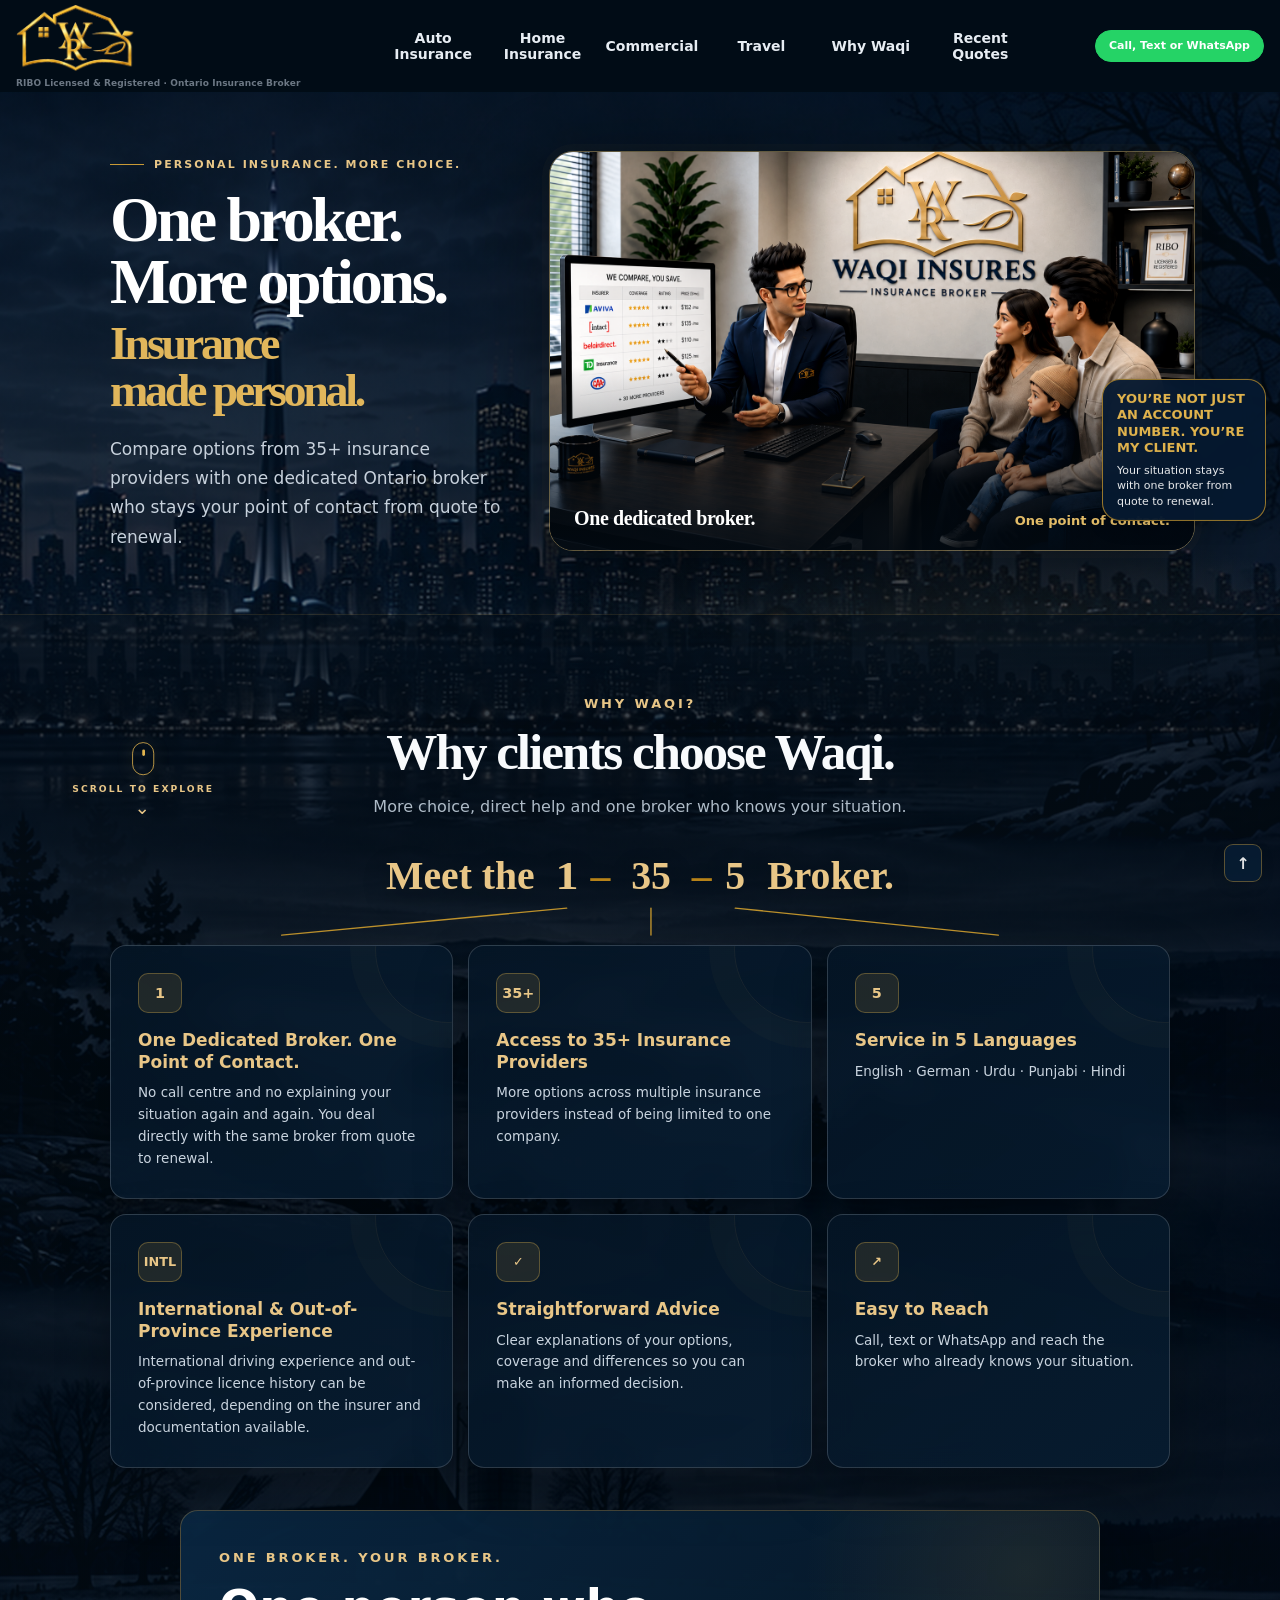
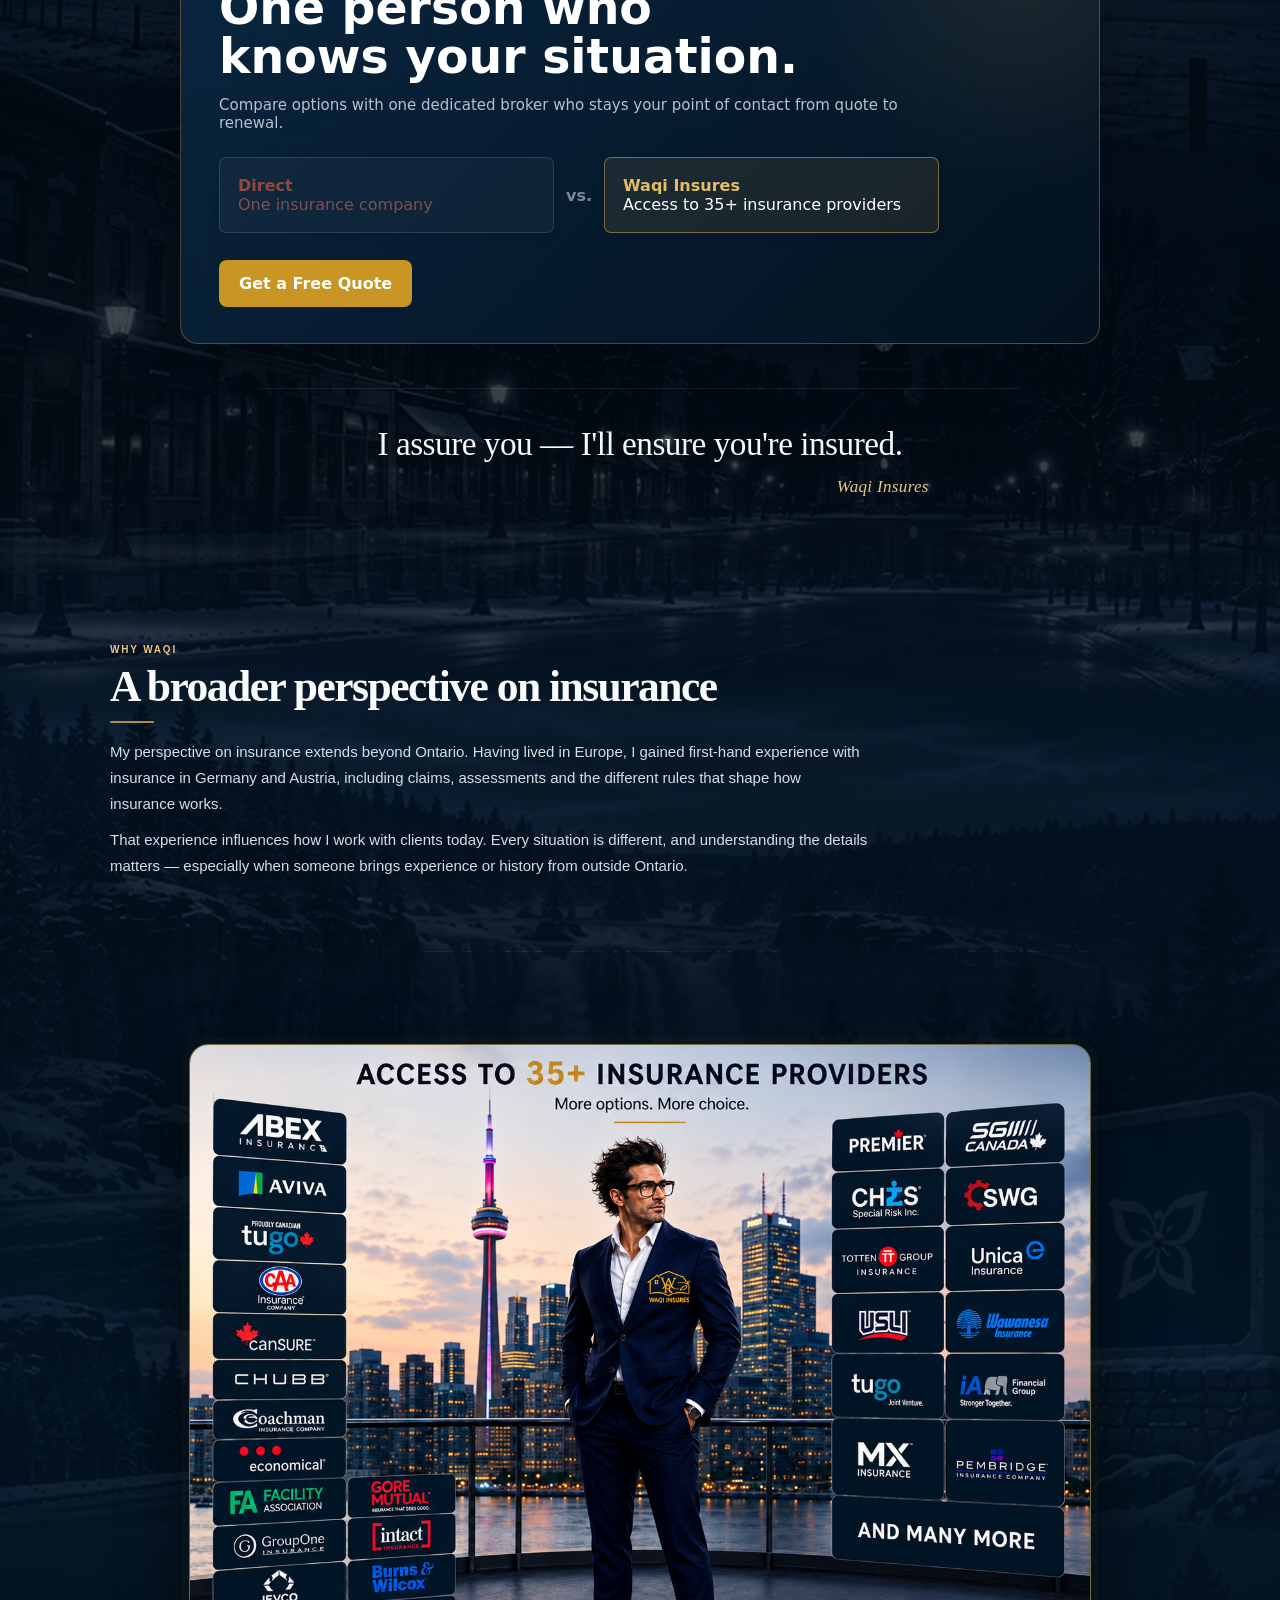
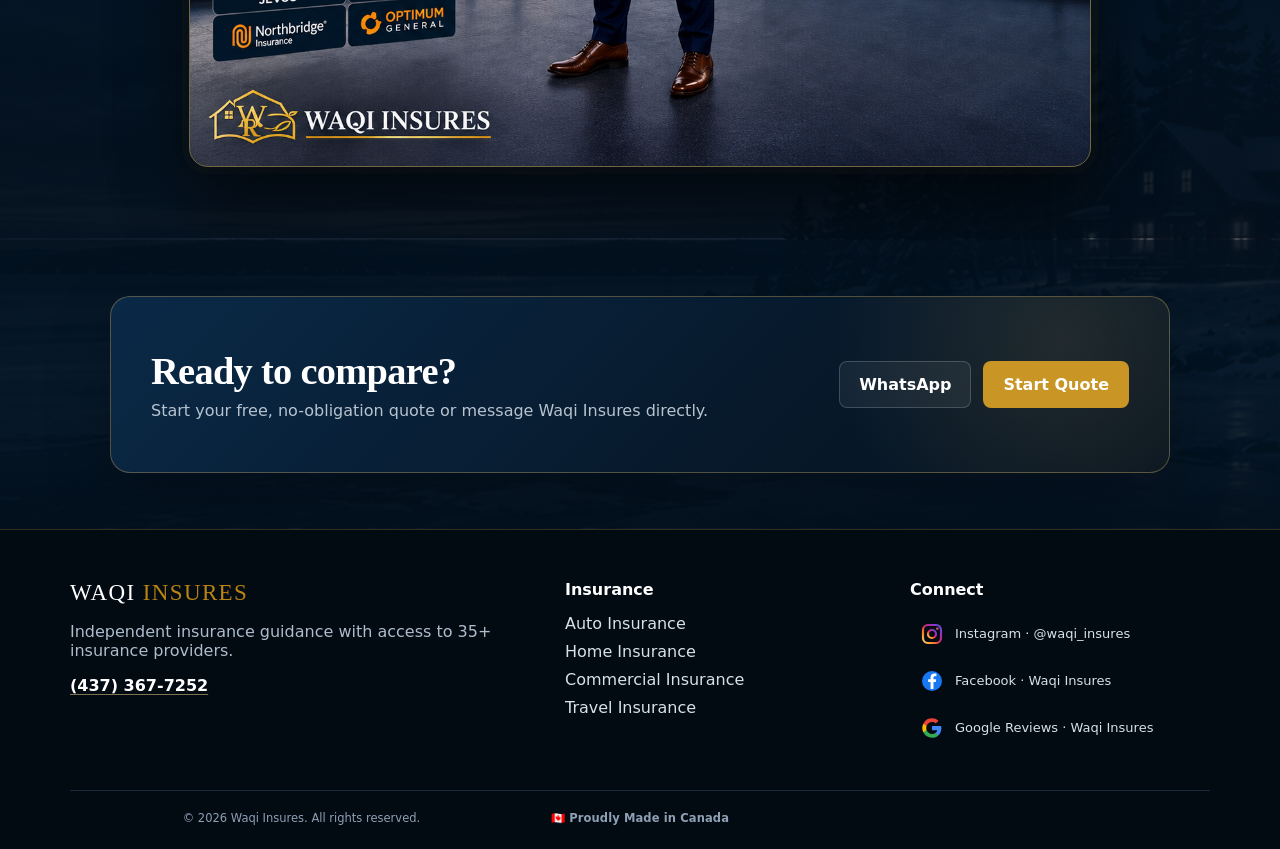
<file: index.html>
<!DOCTYPE html>

<html lang="en"><head><meta charset="utf-8"/><meta content="width=device-width,initial-scale=1" name="viewport"/><title>Insurance Broker Ontario | Waqi Insures</title><link rel="canonical" href="https://waqi-insures.com/"/><meta name="description" content="Ontario insurance broker for auto, home, commercial and travel insurance. Compare options from 35+ insurance providers with Waqi Insures."/><link href="assets/css/style.css?site=quality" rel="stylesheet"/><style>
.why-insurance-title-navy{
 color:#0D1A2F !important;
 opacity:1 !important;
 -webkit-text-fill-color:#0D1A2F !important;
}
</style><style>
.why-insurance-title-navy-v53,
.why-insurance-title-navy-v53 *{
 color:#0D1A2F !important;
 opacity:1 !important;
 -webkit-text-fill-color:#0D1A2F !important;
 text-shadow:none !important;
}
</style><style>
/* V54 verified Commercial Insurance title fix */
html body .why-insurance-title-navy-v53,
html body .why-insurance-title-navy-v53 *,
html body [data-insurance="commercial"] h1,
html body [data-insurance="commercial"] h2,
html body [data-insurance="commercial"] h3,
html body [data-insurance="commercial"] .title{
  color:#0D1A2F !important;
  -webkit-text-fill-color:#0D1A2F !important;
  opacity:1 !important;
  text-shadow:none !important;
}
</style><style>
/* V56 — ONLY the four top white insurance-box titles */
div.service > h3.top-insurance-title-navy {
  color:#0D1A2F !important;
  -webkit-text-fill-color:#0D1A2F !important;
  opacity:1 !important;
  text-shadow:none !important;
}
</style>



<script type="application/ld+json">{"@context":"https://schema.org","@type":["InsuranceAgency","Organization"],"name":"Waqi Insures","url":"https://waqi-insures.com/","logo":"https://waqi-insures.com/assets/favicon.png","areaServed":{"@type":"AdministrativeArea","name":"Ontario"},"description":"Ontario insurance broker for auto, home, commercial and travel insurance."}</script><link rel="preload" as="image" href="assets/images/perf-responsive/why-scene-mobile.webp" media="(max-width: 600px)" fetchpriority="high"/><link rel="preload" as="image" href="assets/images/perf-responsive/why-scene-tablet.webp" media="(min-width: 601px) and (max-width: 1100px)" fetchpriority="high"/><link rel="preload" as="image" href="assets/images/perf/why-scene-4k.webp" media="(min-width: 1101px)" fetchpriority="high"/><link rel="preload" as="image" href="assets/images/approved/consultation-family.png" media="(max-width: 600px)" fetchpriority="high"/><link rel="preload" as="image" href="assets/images/approved/consultation-family.png" media="(min-width: 601px)" fetchpriority="high"/><link rel="icon" type="image/x-icon" href="assets/favicon/favicon.ico?v=2"/>
<link rel="icon" type="image/png" sizes="32x32" href="assets/favicon/favicon-32x32.png?v=2"/>
<link rel="icon" type="image/png" sizes="48x48" href="assets/favicon/favicon-48x48.png?v=2"/>
<link rel="apple-touch-icon" sizes="180x180" href="assets/favicon/apple-touch-icon.png?v=2"/>
</head><body id="top" class="home-premium">
<header><div class="wrap nav">
<a class="brand" href="index.html"><img alt="Waqi Insures" class="brand-logo" src="assets/images/perf-responsive/waqi-gold-symbol-ui.png" width="512" height="285" decoding="sync" fetchpriority="high"/><span class="header-brand-credential">RIBO Licensed &amp; Registered · Ontario Insurance Broker</span></a>
<nav class="links"><a href="auto.html">Auto Insurance </a><a href="home.html">Home Insurance </a><a href="commercial.html">Commercial </a><a href="travel.html">Travel </a><a href="#why">Why Waqi</a><a href="recent-quotes.html">Recent Quotes</a></nav>
<div class="nav-actions"><button aria-controls="headerContactMenu" aria-haspopup="dialog" class="header-contact-trigger" type="button">Call, Text or WhatsApp</button></div><button aria-expanded="false" aria-label="Open navigation" class="mobile-menu-toggle" type="button"><span></span><span></span><span></span></button></div></header>
<nav class="waqi-mobile-service-nav" aria-label="Insurance services">
  <a href="auto.html">Auto</a>
  <a href="home.html">Home</a>
  <a href="commercial.html">Commercial</a>
  <a href="travel.html">Travel</a>
</nav>

<main>
<section class="home-premium-hero" aria-labelledby="homeHeroTitle">
  <div class="wrap home-premium-hero-grid">
    <div class="home-premium-hero-copy">
      <span class="home-premium-kicker">PERSONAL INSURANCE. MORE CHOICE.</span>
      <h1 id="homeHeroTitle">One broker. More options. <span>Insurance made personal.</span></h1>
      <p>Compare options from 35+ insurance providers with one dedicated Ontario broker who stays your point of contact from quote to renewal.</p>
    </div>
    <figure class="home-premium-hero-visual">
      <img src="assets/images/approved/consultation-family.png" sizes="(max-width: 600px) 100vw, 50vw" alt="Personal insurance consultation with Waqi Insures" fetchpriority="high"/>
      <figcaption><strong>One dedicated broker.</strong><span>One point of contact.</span></figcaption>
    </figure>
  </div>
</section>
<section class="section why-waqi" id="why">
<div class="container">
<div class="section-head">
<span class="eyebrow">WHY WAQI?</span>
<h2>Why clients choose Waqi.</h2>
<p>More choice, direct help and one broker who knows your situation.</p>
<a class="home-premium-scroll-cue why-section-scroll-cue why-cue-desktop" href="#why-more" aria-label="Continue exploring Why Waqi">
<span class="home-premium-scroll-mouse" aria-hidden="true"><i></i></span><span>SCROLL TO EXPLORE</span><b aria-hidden="true">⌄</b>
</a>
</div><div class="why-135">
<h3 class="why-135-title">
<span class="why-prefix">Meet the</span>
<span class="why-number-group">
<span class="num-anchor" data-target="one">1</span>
<span class="dash">–</span>
<span class="num-anchor" data-target="providers">35</span>
<span class="dash">–</span>
<span class="num-anchor" data-target="languages">5</span>
</span>
<span class="why-suffix">Broker.</span>
</h3>
<a class="home-premium-scroll-cue why-section-scroll-cue why-cue-mobile" href="#why-more" aria-label="Continue exploring Why Waqi">
<span class="home-premium-scroll-mouse" aria-hidden="true"><i></i></span><span>SCROLL TO EXPLORE</span><b aria-hidden="true">⌄</b>
</a>
</div><svg aria-hidden="true" class="why-connectors"></svg>
<div class="why-grid">
<article class="why-card why-card-linked" data-rail="one"><div class="why-number-badge">1</div><h3>One Dedicated Broker. One Point of Contact.</h3><p>No call centre and no explaining your situation again and again. You deal directly with the same broker from quote to renewal.</p></article>
<article class="why-card why-card-linked" data-rail="providers"><div class="why-number-badge">35+</div><h3>Access to 35+ Insurance Providers</h3><p>More options across multiple insurance providers instead of being limited to one company.</p></article>
<article class="why-card why-card-linked" data-rail="languages"><div class="why-number-badge">5</div><h3>Service in 5 Languages</h3><p>English · German · Urdu · Punjabi · Hindi</p></article>
<article class="why-card"><div class="why-icon">INTL</div><h3>International &amp; Out-of-Province Experience</h3><p>International driving experience and out-of-province licence history can be considered, depending on the insurer and documentation available.</p></article>
<article class="why-card"><div class="why-icon">✓</div><h3>Straightforward Advice</h3><p>Clear explanations of your options, coverage and differences so you can make an informed decision.</p></article>
<article class="why-card"><div class="why-icon">↗</div><h3>Easy to Reach</h3><p>Call, text or WhatsApp and reach the broker who already knows your situation.</p></article>
</div>
<div class="why-consultation-feature"><div class="consultation-copy"><span class="eyebrow">ONE BROKER. YOUR BROKER.</span><h2>One person who knows your situation.</h2><p>Compare options with one dedicated broker who stays your point of contact from quote to renewal.</p><div class="broker-compare"><div><strong>Direct</strong><span>One insurance company</span></div><b>vs.</b><div class="featured"><strong>Waqi Insures</strong><span>Access to 35+ insurance providers</span></div></div><a class="btn btn-gold" href="#quote">Get a Free Quote</a></div><figure><img alt="Personal insurance consultation with Waqi Insures" loading="eager" fetchpriority="low" src="assets/images/approved/consultation-family.png" sizes="(max-width: 600px) 100vw, 48vw"/></figure></div>
<div class="waqi-assurance-signature" aria-label="Waqi Insures personal assurance"><p>I assure you — I'll ensure you're insured.</p><span>Waqi Insures</span></div>
</div>
</section><section id="why-more" aria-labelledby="waqiPerspectiveTitle" class="waqi-perspective-section"><div class="wrap waqi-perspective-wrap"><div class="waqi-perspective-eyebrow">WHY WAQI</div><h2 id="waqiPerspectiveTitle">A broader perspective on insurance</h2><p>My perspective on insurance extends beyond Ontario. Having lived in Europe, I gained first-hand experience with insurance in Germany and Austria, including claims, assessments and the different rules that shape how insurance works.</p><p>That experience influences how I work with clients today. Every situation is different, and understanding the details matters — especially when someone brings experience or history from outside Ontario.</p></div></section><section class="partner-showcase-section"><div class="wrap"><figure class="why-partner-showcase why-partner-showcase-bottom"><img alt="Waqi Insures insurance provider partners" loading="eager" fetchpriority="low" src="assets/images/approved/providers-toronto.png" sizes="(max-width: 600px) calc(100vw - 32px), (max-width: 1100px) calc(100vw - 64px), 1180px"/></figure></div></section>
<section class="quote" id="quote"><div class="wrap"><div class="quote-box"><div><h2>Ready to compare?</h2><p>Start your free, no-obligation quote or message Waqi Insures directly.</p></div><div class="hero-actions"><a class="btn btn-dark" href="https://wa.me/14373677252">WhatsApp</a><a class="btn btn-gold" href="auto-quote.html">Start Quote</a></div></div></div></section>
</main>
<footer><div class="wrap"><div class="foot">
<div><div class="brand-text footer-brand-original">WAQI <span>INSURES</span></div><p>Independent insurance guidance with access to 35+ insurance providers.</p><p class="footer-contact-compact"><button aria-controls="contactChoiceModal" aria-haspopup="dialog" class="footer-phone-action" type="button">(437) 367-7252</button></p></div>
<div><h4>Insurance</h4><a href="auto.html">Auto Insurance</a><a href="home.html">Home Insurance</a><a href="commercial.html">Commercial Insurance</a><a href="travel.html">Travel Insurance</a></div>
<div><h4>Connect</h4><a class="social-footer-link social-instagram" href="https://www.instagram.com/waqi_insures/" rel="noopener noreferrer" target="_blank"><span class="social-footer-icon"><svg aria-hidden="true" viewbox="0 0 24 24">
<defs>
<lineargradient id="igGradient" x1="0%" x2="100%" y1="100%" y2="0%">
<stop offset="0%" stop-color="#FEDA75"></stop>
<stop offset="28%" stop-color="#FA7E1E"></stop>
<stop offset="52%" stop-color="#D62976"></stop>
<stop offset="76%" stop-color="#962FBF"></stop>
<stop offset="100%" stop-color="#4F5BD5"></stop>
</lineargradient>
</defs>
<rect fill="none" height="18" rx="5" stroke="url(#igGradient)" stroke-width="2.2" width="18" x="3" y="3"></rect>
<circle cx="12" cy="12" fill="none" r="4" stroke="url(#igGradient)" stroke-width="2.2"></circle>
<circle cx="17.5" cy="6.5" fill="url(#igGradient)" r="1.3"></circle>
</svg></span><span class="social-footer-label">Instagram · @waqi_insures</span></a><a class="social-footer-link social-facebook" href="https://www.facebook.com/share/1Biza2uqSZ/?mibextid=wwXIfr" rel="noopener noreferrer" target="_blank"><span class="social-footer-icon"><svg aria-hidden="true" viewbox="0 0 24 24">
<circle cx="12" cy="12" fill="#1877F2" r="10"></circle>
<path d="M13.5 20v-7h2.35l.35-2.75H13.5V8.5c0-.8.22-1.35 1.4-1.35h1.5V4.7c-.26-.04-1.15-.11-2.18-.11-2.16 0-3.64 1.32-3.64 3.74v1.92H8.15V13h2.43v7h2.92z" fill="#FFFFFF"></path>
</svg></span><span class="social-footer-label">Facebook · Waqi Insures</span></a><span class="social-footer-link social-google"><span class="social-footer-icon"><svg aria-hidden="true" viewbox="0 0 24 24">
<path d="M21.35 12.24c0-.74-.07-1.45-.19-2.13H12v4.03h5.24a4.48 4.48 0 0 1-1.94 2.86v2.37h3.14c1.84-1.69 2.91-4.18 2.91-7.13z" fill="#4285F4"></path>
<path d="M12 21.75c2.62 0 4.82-.87 6.43-2.37l-3.14-2.37c-.87.58-1.98.92-3.29.92-2.53 0-4.67-1.71-5.44-4.01H3.32v2.45A9.72 9.72 0 0 0 12 21.75z" fill="#34A853"></path>
<path d="M6.56 13.92A5.85 5.85 0 0 1 6.25 12c0-.67.11-1.31.31-1.92V7.63H3.32A9.72 9.72 0 0 0 2.25 12c0 1.57.38 3.06 1.07 4.37l3.24-2.45z" fill="#FBBC05"></path>
<path d="M12 6.07c1.43 0 2.72.49 3.73 1.45l2.79-2.79A9.36 9.36 0 0 0 12 2.25a9.72 9.72 0 0 0-8.68 5.38l3.24 2.45C7.33 7.78 9.47 6.07 12 6.07z" fill="#EA4335"></path>
</svg></span><span class="social-footer-label">Google Reviews · Waqi Insures</span></span></div>
</div><div class="fine"><span>© 2026 Waqi Insures. All rights reserved.</span><span>🇨🇦 Proudly Made in Canada</span></div></div></footer>
<script src="assets/js/main.js"></script><aside aria-label="Personal broker promise" class="waqi-client-float"><strong>YOU’RE NOT JUST AN ACCOUNT NUMBER. YOU’RE MY CLIENT.</strong><span>Your situation stays with one broker from quote to renewal.</span></aside><div aria-hidden="true" class="contact-choice-modal" id="contactChoiceModal">
<div class="contact-choice-backdrop" data-contact-close=""></div>
<div aria-labelledby="contactChoiceTitle" aria-modal="true" class="contact-choice-card" role="dialog">
<button aria-label="Close" class="contact-choice-close" data-contact-close="" type="button">×</button>
<div class="contact-choice-kicker">CONTACT WAQI</div>
<h3 id="contactChoiceTitle">How would you like to connect?</h3>
<div class="contact-choice-actions">
<a class="contact-choice-btn whatsapp" href="https://wa.me/14373677252" rel="noopener noreferrer" target="_blank">
<span class="contact-choice-btn-icon">◉</span>
<span><strong>WhatsApp</strong><small>Message me</small></span>
</a>
<a class="contact-choice-btn call" href="tel:+14373677252">
<span class="contact-choice-btn-icon">☎</span>
<span><strong>Call</strong><small>(437) 367-7252</small></span>
</a>
</div>
</div>
</div><script>
(function(){
  const modal=document.getElementById('contactChoiceModal');
  if(!modal) return;
  const openers=document.querySelectorAll('.footer-phone-action');
  const close=()=>{modal.classList.remove('show');modal.setAttribute('aria-hidden','true');};
  const open=()=>{modal.classList.add('show');modal.setAttribute('aria-hidden','false');setTimeout(()=>modal.querySelector('.contact-choice-btn')?.focus(),0);};
  openers.forEach(btn=>btn.addEventListener('click',open));
  modal.querySelectorAll('[data-contact-close]').forEach(el=>el.addEventListener('click',close));
  document.addEventListener('keydown',e=>{if(e.key==='Escape'&&modal.classList.contains('show')) close();});
})();
</script><div aria-hidden="true" class="header-contact-menu" id="headerContactMenu">
<div class="header-contact-backdrop" data-header-contact-close=""></div>
<div aria-labelledby="headerContactTitle" aria-modal="true" class="header-contact-card" role="dialog">
<button aria-label="Close" class="header-contact-close" data-header-contact-close="" type="button">×</button>
<div class="header-contact-kicker">CONTACT WAQI</div>
<h3 id="headerContactTitle">How would you like to connect?</h3>
<div class="header-contact-options">
<a class="header-contact-option call" href="tel:+14373677252">
<span class="header-contact-icon">☎</span>
<span><strong>Call</strong><small>(437) 367-7252</small></span>
</a>
<a class="header-contact-option text" href="sms:+14373677252">
<span class="header-contact-icon">✉</span>
<span><strong>Text</strong><small>Send an SMS</small></span>
</a>
<a class="header-contact-option whatsapp" href="https://wa.me/14373677252" rel="noopener noreferrer" target="_blank">
<span class="header-contact-icon">◉</span>
<span><strong>WhatsApp</strong><small>Message me</small></span>
</a>
</div>
</div>
</div><script>
(function(){
  const modal=document.getElementById('headerContactMenu');
  if(!modal) return;
  const open=()=>{
    modal.classList.add('show');
    modal.setAttribute('aria-hidden','false');
    document.body.classList.add('header-contact-open');
  };
  const close=()=>{
    modal.classList.remove('show');
    modal.setAttribute('aria-hidden','true');
    document.body.classList.remove('header-contact-open');
  };
  document.addEventListener('click',function(e){
    const trigger=e.target.closest('.header-contact-trigger');
    if(trigger){ e.preventDefault(); e.stopPropagation(); open(); return; }
    if(e.target.closest('[data-header-contact-close]')){ e.preventDefault(); close(); }
  }, true);
  document.addEventListener('keydown',e=>{if(e.key==='Escape'&&modal.classList.contains('show'))close();});
})();
</script><script id="waqi-image-protection">
(function(){
  const isProtectedImage = el => el && (el.tagName === 'IMG' || el.closest?.('picture, .comic-section, .why-partner-showcase, .waqi-fullbleed-hero'));
  document.addEventListener('contextmenu', function(e){
    if(isProtectedImage(e.target)){ e.preventDefault(); }
  }, {capture:true});
  document.addEventListener('dragstart', function(e){
    if(isProtectedImage(e.target)){ e.preventDefault(); }
  }, {capture:true});
})();
</script>
<script id="waqi-mobile-float-footer-guard">
(function(){
  const mq=window.matchMedia('(max-width:600px)');
  const card=document.querySelector('.waqi-client-float');
  const footer=document.querySelector('footer');
  if(!card||!footer) return;
  function update(){
    if(!mq.matches){
      card.classList.remove('mobile-near-footer');
      return;
    }
    const r=footer.getBoundingClientRect();
    /* Move card to top once footer enters the lower ~38% of viewport. */
    const near=r.top < window.innerHeight*0.72;
    card.classList.toggle('mobile-near-footer',near);
  }
  update();
  window.addEventListener('scroll',update,{passive:true});
  window.addEventListener('resize',update,{passive:true});
  if(mq.addEventListener) mq.addEventListener('change',update);
})();
</script>
<script id="waqi-mobile-nav-script">
(function(){
  const header=document.querySelector('header');
  const btn=document.querySelector('.mobile-menu-toggle');
  if(!header||!btn) return;
  btn.addEventListener('click',function(){
    const open=header.classList.toggle('mobile-nav-open');
    btn.setAttribute('aria-expanded',open?'true':'false');
    btn.setAttribute('aria-label',open?'Close navigation':'Open navigation');
  });
  header.querySelectorAll('.links a').forEach(a=>a.addEventListener('click',()=>{
    header.classList.remove('mobile-nav-open');
    btn.setAttribute('aria-expanded','false');
  }));
})();
</script>
<a aria-label="Back to top" class="waqi-back-top" href="#top">↑</a>
<style>
.waqi-back-top{position:fixed;right:18px;bottom:18px;z-index:9000;width:38px;height:38px;
display:flex;align-items:center;justify-content:center;border:1px solid rgba(200,155,60,.5);
border-radius:9px;background:#071D34;color:#fff;text-decoration:none;font-weight:700;
box-shadow:0 5px 16px rgba(0,0,0,.12);opacity:.88}
.waqi-back-top:hover{opacity:1}
@media(max-width:600px){.waqi-back-top{right:12px;bottom:12px;width:34px;height:34px;border-radius:8px}}
</style>
</body></html>
</file>
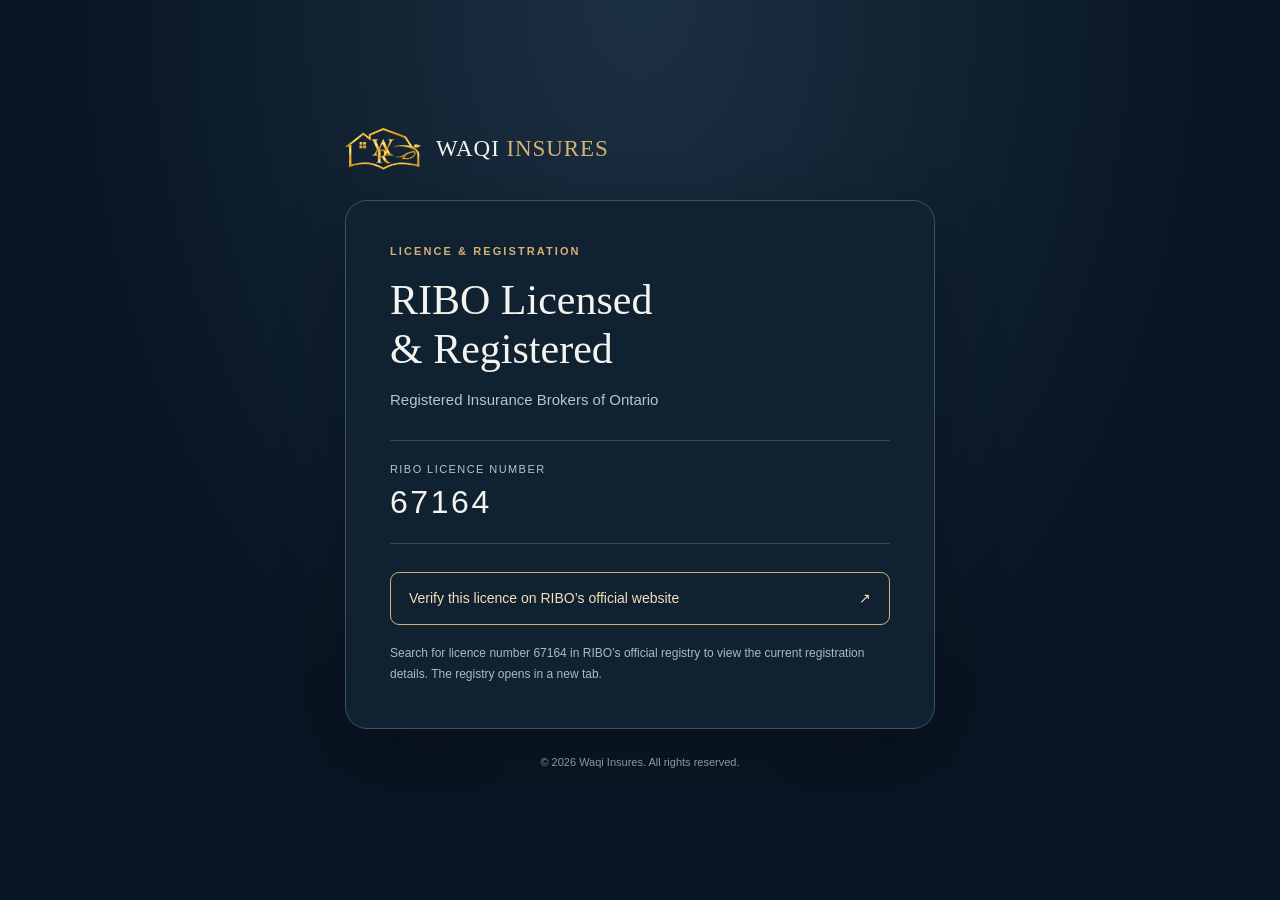
<file: compliance/index.html>
<!doctype html>
<html lang="en">
<head>
  <meta charset="utf-8"/>
  <meta name="viewport" content="width=device-width, initial-scale=1"/>
  <meta name="robots" content="noindex,nofollow"/>
  <title>Licence &amp; Registration | Waqi Insures</title>
  
  <style>
    :root{color-scheme:dark;font-family:Arial,Helvetica,sans-serif;background:#081522;color:#f4f3ee}
    *{box-sizing:border-box}
    body{margin:0;min-height:100svh;display:grid;place-items:center;padding:32px 20px;background:radial-gradient(ellipse at 50% 0%,#1c3043 0%,#081522 65%)}
    main{width:100%;max-width:590px}
    .brand{display:flex;align-items:center;gap:15px;margin-bottom:30px}
    .brand img{width:76px;height:auto}
    .wordmark{font-family:Georgia,serif;font-size:23px;letter-spacing:.04em}
    .wordmark span{color:#d4b276}
    .card{padding:clamp(25px,6vw,44px);border:1px solid #40505e;border-radius:22px;background:#102131;box-shadow:0 22px 65px #0004}
    .eyebrow{margin:0 0 19px;color:#d4b276;font-size:11px;font-weight:700;letter-spacing:.19em;text-transform:uppercase}
    h1{margin:0 0 13px;font-family:Georgia,serif;font-weight:400;font-size:clamp(30px,7vw,42px);line-height:1.16}
    .intro{margin:0;color:#b8c4cf;font-size:15px;line-height:1.7}
    dl{margin:28px 0;padding:22px 0;border-top:1px solid #344656;border-bottom:1px solid #344656}
    dt{font-size:11px;letter-spacing:.13em;text-transform:uppercase;color:#b8c4cf}
    dd{margin:9px 0 0;font-size:32px;font-variant-numeric:tabular-nums;letter-spacing:.08em}
    .verify{display:flex;justify-content:space-between;align-items:center;gap:16px;min-height:52px;padding:15px 18px;border:1px solid #d4b276;border-radius:9px;color:#f3dfb9;text-decoration:none;font-size:14px;line-height:1.5}
    .verify:hover{background:#203448}
    a:focus-visible{outline:3px solid #fff;outline-offset:5px}
    .note{margin:18px 0 0;color:#aab9c6;font-size:12px;line-height:1.7}
    footer{margin-top:24px;color:#879aa9;font-size:11px;text-align:center;line-height:1.7}
    @media(max-width:380px){.brand{gap:10px}.wordmark{font-size:20px}.brand img{width:60px}}
  </style>
<link rel="icon" type="image/x-icon" href="../assets/favicon/favicon.ico?v=2"/>
<link rel="icon" type="image/png" sizes="32x32" href="../assets/favicon/favicon-32x32.png?v=2"/>
<link rel="icon" type="image/png" sizes="48x48" href="../assets/favicon/favicon-48x48.png?v=2"/>
<link rel="apple-touch-icon" sizes="180x180" href="../assets/favicon/apple-touch-icon.png?v=2"/>
</head>
<body>
  <main>
    <div class="brand"><img src="../assets/images/perf-responsive/waqi-gold-symbol-ui.png" alt=""/><div class="wordmark">WAQI <span>INSURES</span></div></div>
    <section class="card" aria-labelledby="licence-title">
      <p class="eyebrow">Licence &amp; Registration</p>
      <h1 id="licence-title">RIBO Licensed<br/>&amp; Registered</h1>
      <p class="intro">Registered Insurance Brokers of Ontario</p>
      <dl><dt>RIBO licence number</dt><dd>67164</dd></dl>
      <a class="verify" href="https://www.ribo.com/consumer-information/licensee-directory-status/broker-search/" target="_blank" rel="noopener noreferrer"><span>Verify this licence on RIBO’s official website</span><span aria-hidden="true">↗</span></a>
      <p class="note">Search for licence number 67164 in RIBO’s official registry to view the current registration details. The registry opens in a new tab.</p>
    </section>
    <footer>© 2026 Waqi Insures. All rights reserved.</footer>
  </main>
</body>
</html>
</file>
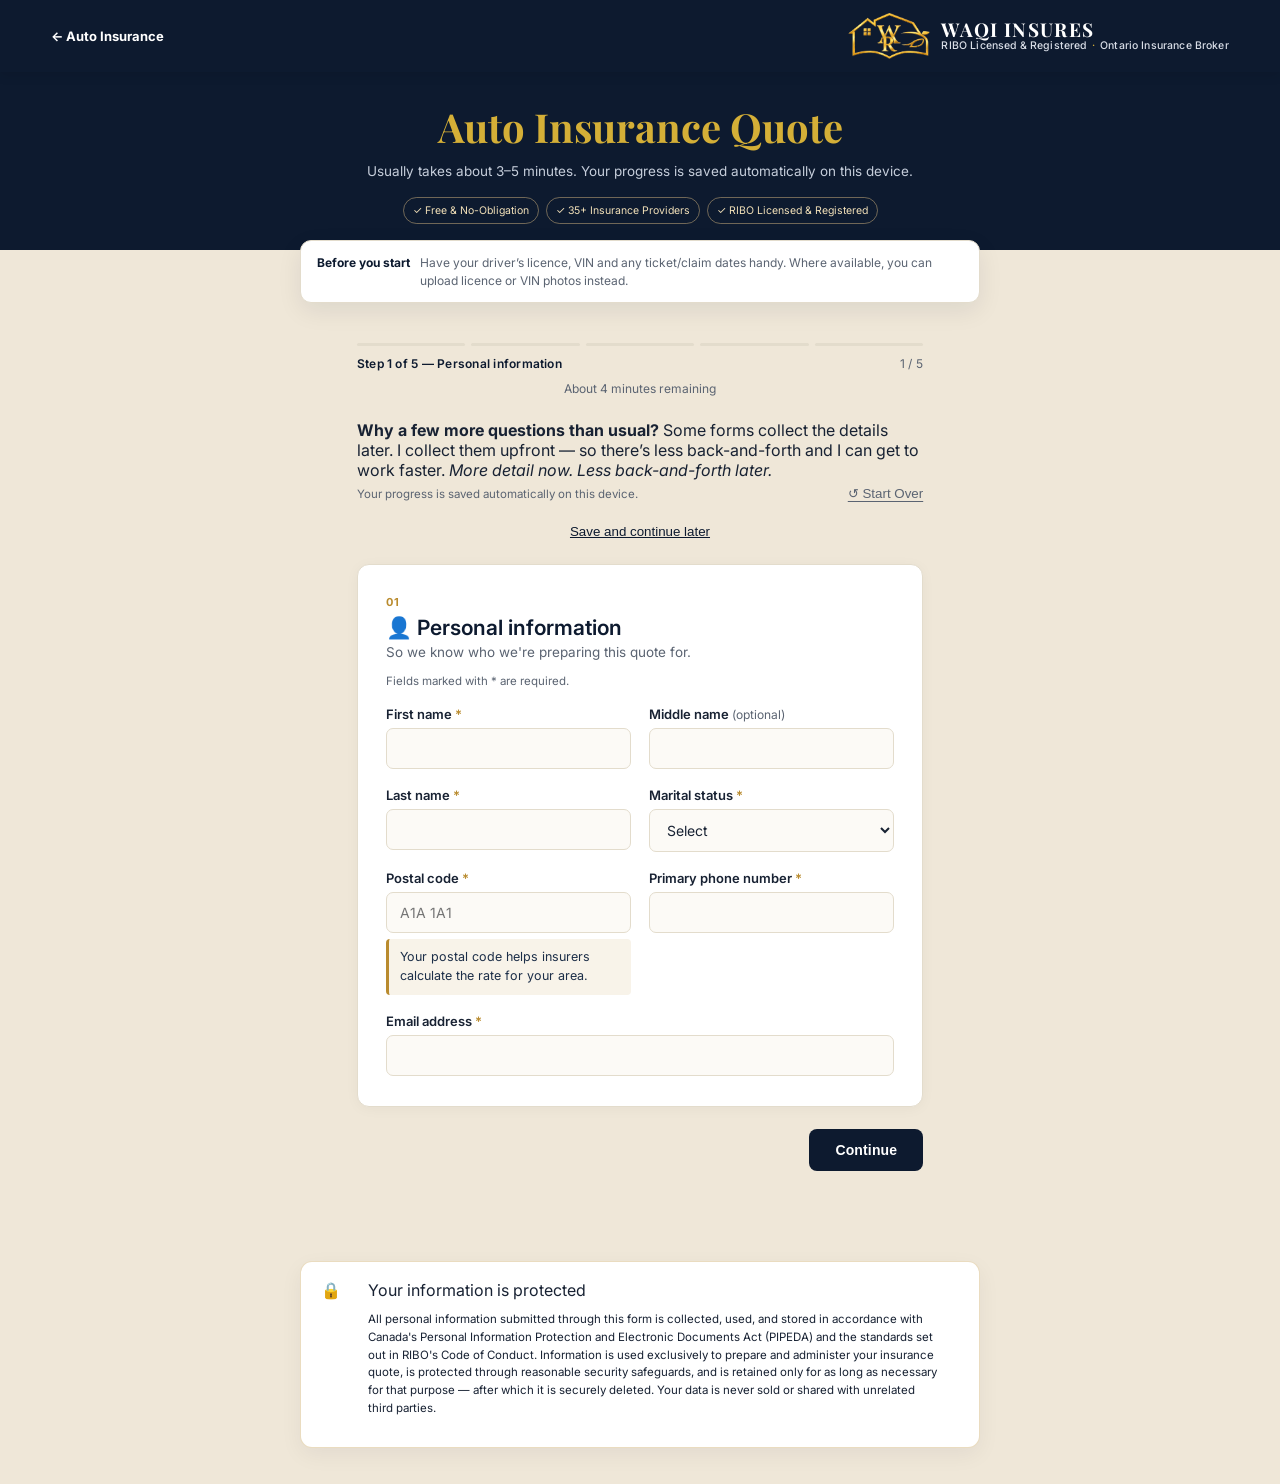
<file: auto-quote.html>
<!DOCTYPE html>

<html lang="en">
<head>
<meta charset="utf-8"/>
<meta content="width=device-width, initial-scale=1.0" name="viewport"/>
<title>WAQI Insures — Auto Insurance Quote Request</title><meta name="robots" content="noindex,follow"/>
<link href="https://fonts.googleapis.com" rel="preconnect"/>
<link href="https://fonts.googleapis.com/css2?family=Playfair+Display:ital,wght@0,500;0,600;0,700;1,500&amp;family=Inter:wght@400;500;600;700&amp;display=swap" rel="stylesheet"/>
<style>
  :root{
    --cream:#EDE4D6;
    --cream-deep:#EFE7D8;
    --navy:#0D1A2F;
    --navy-soft:#1C2E48;
    --gold:#B98B2E;
    --gold-light:#E8C687;
    --gold-pale:#F1D9A3;
    --ink:#182233;
    --slate:#5B6472;
    --line:#E3DCCC;
    --card:#FFFFFF;
    --error:#A6362C;
    --radius:12px;
  }
  *{box-sizing:border-box;}
  html{scroll-behavior:smooth;}
  body{
    margin:0;
    background:var(--cream-deep);
    color:var(--ink);
    font-family:'Inter', -apple-system, BlinkMacSystemFont, Arial, sans-serif;
  }
  .serif{font-family:'Playfair Display', Georgia, serif;}

  /* ===== HEADER ===== */
  .letterhead{
    background:#EDE4D6;
    padding:0;
  }
  .letterhead-banner{
    max-width:1100px;
    margin:0 auto;
    position:relative;
    display:block;
  }
  .letterhead-banner img{
    display:block;
    width:100%;
    height:auto;
  }
  .letterhead-banner a{
    position:absolute;
    top:0;
    height:82%;
    display:block;
  }
  .letterhead-banner a.waqi-zone{
    left:0;
    width:53%;
  }
  .letterhead-banner a.wellcare-zone{
    right:0;
    width:47%;
  }

  /* ===== HERO ===== */
  .hero{
    background:var(--navy);
    padding:46px 6vw 56px;
    text-align:center;
    position:relative;
  }
  .hero .eyebrow{
    color:var(--gold-light);
    text-transform:uppercase;
    letter-spacing:.22em;
    font-size:11.5px;
    font-weight:600;
    margin:0 0 14px;
  }
  .hero h1{
    color:#fff;
    font-size:clamp(28px, 4.4vw, 42px);
    font-weight:600;
    margin:0 0 14px;
    line-height:1.2;
  }
  .hero h1 em{
    font-style:italic;
    color:var(--gold-light);
  }
  .hero p{
    color:#C6CEDB;
    max-width:52ch;
    margin:0 auto;
    font-size:15px;
    line-height:1.6;
  }

  /* ===== PROGRESS ===== */
  .progress-wrap{
    max-width:720px;
    margin:0 auto;
    padding:26px 6vw 0;
  }
  .progress{
    display:flex;
    gap:6px;
  }
  .progress div{height:5px;
    height:3px;
    flex:1;
    background:var(--line);
    border-radius:2px;
    overflow:hidden;
  }
  .progress div span{
    display:block;
    height:100%;
    width:0%;
    background:linear-gradient(90deg, var(--gold), var(--navy));
    transition:width .35s ease;
  }
  .progress-label{
    display:flex;
    justify-content:space-between;
    font-size:12px;
    color:var(--slate);
    margin:10px 0 0;
    letter-spacing:.02em;
  }
  .progress-label .step-name{font-weight:600; color:var(--navy);}

  /* ===== MAIN ===== */
  .wrap{
    max-width:720px;
    margin:0 auto;
    padding:24px 6vw 90px;
  }

  .card{
    background:var(--card);
    border:1px solid var(--line);
    border-radius:var(--radius);
    padding:30px 28px;
    margin-bottom:22px;
    box-shadow:0 2px 14px rgba(13,26,47,0.04);
  }
  .card-head{
    display:flex;
    align-items:baseline;
    gap:10px;
    margin-bottom:6px;
  }
  .card-head .tag{
    font-size:11px;
    font-weight:700;
    letter-spacing:.14em;
    text-transform:uppercase;
    color:var(--gold);
  }
  .card h2{
    font-size:21px;
    margin:2px 0 4px;
    color:var(--navy);
    font-weight:600;
  }
  .card p.hint{
    margin:0 0 22px;
    color:var(--slate);
    font-size:13.5px;
  }

  .grid{
    display:grid;
    grid-template-columns:1fr 1fr;
    gap:18px;
  }
  .grid.single{grid-template-columns:1fr;}
  .field{
    display:flex;
    flex-direction:column;
    gap:6px;
  }
  .field.full{grid-column:1/-1;}
  label{
    font-size:13px;
    font-weight:600;
    color:var(--ink);
  }
  label .opt{
    font-weight:400;
    color:var(--slate);
    font-size:12px;
  }
  input, select, textarea{
    border:1px solid var(--line);
    border-radius:7px;
    padding:11px 13px;
    font-size:14px;
    font-family:inherit;
    color:var(--ink);
    background:#FCFAF6;
    width:100%;
  }
  input:focus, select:focus, textarea:focus{
    outline:2px solid var(--gold);
    outline-offset:1px;
    border-color:var(--gold);
    background:#fff;
  }
  textarea{resize:vertical; min-height:64px;}

  fieldset{
    border:none;
    padding:0;
    margin:0;
    display:flex;
    flex-direction:column;
    gap:8px;
  }
  legend{
    font-size:13px;
    font-weight:600;
    padding:0 0 6px;
    color:var(--ink);
  }
  .choice-row{
    display:flex;
    flex-wrap:wrap;
    gap:10px;
  }
  .choice{
    position:relative;
  }
  .choice input{
    position:absolute;
    opacity:0;
    width:100%;height:100%;
    margin:0;
    cursor:pointer;
  }
  .choice span{
    display:inline-flex;
    align-items:center;
    gap:7px;
    padding:9px 16px;
    border:1px solid var(--line);
    border-radius:999px;
    font-size:13.5px;
    color:var(--slate);
    background:#FCFAF6;
    transition:all .15s ease;
  }
  .choice input:checked + span{
    background:var(--navy);
    border-color:var(--navy);
    color:#fff;
  }
  .choice input:focus-visible + span{
    outline:2px solid var(--gold);
    outline-offset:2px;
  }

  .conditional{
    margin-top:2px;
    padding-left:2px;
    display:none;
  }
  .conditional.show{display:flex; flex-direction:column; gap:6px;}

  .helper-note{margin:10px 0 16px;
    background:var(--cream);
    border:1px solid var(--gold-pale);
    border-radius:8px;
    padding:12px 14px;
    font-size:12.5px;
    color:var(--navy-soft);
    line-height:1.5;
    display:flex;
    gap:10px;
    align-items:flex-start;
  }
  .helper-note .ico{
    flex-shrink:0;
    width:18px;height:18px;
    border-radius:50%;
    background:var(--gold);
    color:#fff;
    font-size:11px;
    font-weight:700;
    display:flex;align-items:center;justify-content:center;
    margin-top:1px;
  }

  .nav-buttons{
    display:flex;
    justify-content:space-between;
    align-items:center;
    margin-top:6px;
  }
  button.primary, button.next{
    background:var(--navy);
    color:#fff;
    border:none;
    padding:13px 26px;
    border-radius:8px;
    font-size:14px;
    font-weight:700;
    cursor:pointer;
    letter-spacing:.01em;
    transition:background .15s ease, transform .15s ease;
  }
  button.primary:hover, button.next:hover{background:#16233a;}
  button.primary:active, button.next:active{transform:scale(.98);}
  button.ghost{
    background:none;
    border:1px solid var(--line);
    color:var(--slate);
    padding:13px 22px;
    border-radius:8px;
    font-size:14px;
    cursor:pointer;
  }
  button.ghost:hover{background:#F2EDE2;}

  .step{display:none;}
  .step.active{display:block; animation:fadeIn .35s ease;}
  @keyframes fadeIn{
    from{opacity:0; transform:translateY(6px);}
    to{opacity:1; transform:translateY(0);}
  }

  .required:after{
    content:" *";
    color:var(--gold);
  }

  /* ===== CONFIRM ===== */
  .confirm{
    text-align:center;
    padding:70px 20px;
  }
  .confirm .check{
    width:60px;height:60px;
    border-radius:50%;
    background:var(--navy);
    color:var(--gold-light);
    display:flex;align-items:center;justify-content:center;
    margin:0 auto 22px;
    font-size:28px;
  }
  .confirm h2{font-size:26px; margin-bottom:10px; color:var(--navy);}
  .confirm p{color:var(--slate); max-width:44ch; margin:0 auto; line-height:1.6;}
  .confirm .home-btn{
    display:inline-flex;
    align-items:center;
    justify-content:center;
    margin-top:26px;
    background:var(--navy);
    color:#fff;
    text-decoration:none;
    padding:13px 28px;
    border-radius:8px;
    font-size:14px;
    font-weight:700;
    transition:background .15s ease, transform .15s ease;
  }
  .confirm .home-btn:hover{background:#16233a;}
  .confirm .home-btn:active{transform:scale(.98);}

  /* ===== FOOTER ===== */
  .footer{
    background:var(--navy);
    color:#B7C0D0;
    padding:40px 6vw 30px;
  }
  .footer-inner{
    max-width:1100px;
    margin:0 auto;
    display:flex;
    justify-content:space-between;
    gap:30px;
    flex-wrap:wrap;
  }
  .footer-brand{
    display:flex;
    align-items:center;
    gap:14px;
  }
  .footer-brand img{height:40px; width:auto; border-radius:4px;}
  .footer-brand-text .name{
    color:#fff;
    font-weight:700;
    font-size:15px;
  }
  .footer-brand-text .role{
    font-size:12px;
    color:#8D97AA;
  }
  .footer-links{
    display:flex;
    gap:26px;
    flex-wrap:wrap;
    align-items:center;
  }
  .footer-links a{
    color:#B7C0D0;
    text-decoration:none;
    font-size:13px;
    display:flex;
    align-items:center;
    gap:6px;
    transition:color .15s ease;
  }
  .footer-links a:hover{color:var(--gold-light);}
  .footer-bottom{
    max-width:1100px;
    margin:26px auto 0;
    padding-top:20px;
    border-top:1px solid #263952;
    font-size:11.5px;
    color:#79839A;
    line-height:1.6;
  }

  .social-links{
    display:grid;
    grid-template-columns:repeat(3,minmax(145px,1fr));
    gap:10px;
    width:min(100%,560px);
  }
  .social-link{
    display:flex!important;
    align-items:center!important;
    gap:10px!important;
    padding:11px 13px;
    border:1px solid #2A3E5C;
    border-radius:9px;
    background:#132441;
    color:#fff!important;
    text-decoration:none!important;
    min-height:54px;
    transition:transform .15s ease,border-color .15s ease,background .15s ease;
  }
  .social-link:hover{
    transform:translateY(-2px);
    border-color:var(--gold);
    background:#172A49;
  }
  .social-icon{
    width:30px;
    height:30px;
    display:flex;
    align-items:center;
    justify-content:center;
    flex:0 0 30px;
  }
  .social-icon svg{display:block;width:30px;height:30px;}
  .social-icon.google{background:#fff;border-radius:8px;padding:5px;}
  .social-icon.google svg{width:20px;height:20px;}
  .social-copy{display:flex;flex-direction:column;line-height:1.2;}
  .social-copy strong{font-size:12.5px;color:#fff;}
  .social-copy span{font-size:10.5px;color:#9AA6BA;margin-top:3px;}
  @media (max-width:760px){
    .social-links{grid-template-columns:1fr; width:100%;}
    .footer-inner{align-items:stretch;}
  }

  .footer-badge{
    display:inline-flex;
    align-items:center;
    gap:6px;
    background:#132441;
    border:1px solid #2A3E5C;
    padding:4px 10px;
    border-radius:999px;
    font-size:11px;
    color:var(--gold-light);
    margin-right:10px;
  }

  /* ===== CHOICE SECTION ===== */
  .choices-wrap{
    max-width:920px;
    margin:0 auto;
    padding:52px 6vw 70px;
  }
  .choices-heading{
    text-align:center;
    margin-bottom:36px;
  }
  .choices-heading h2{
    font-size:24px;
    color:var(--navy);
    margin:0 0 8px;
    font-weight:600;
  }
  .choices-heading p{
    color:var(--slate);
    font-size:14.5px;
    margin:0;
  }
  .choices-grid{
    display:grid;
    grid-template-columns:1fr 1fr;
    gap:24px;
  }
  .choice-card{
    background:var(--card);
    border:1px solid var(--line);
    border-radius:var(--radius);
    padding:36px 30px;
    text-align:center;
    display:flex;
    flex-direction:column;
    align-items:center;
    box-shadow:0 2px 14px rgba(13,26,47,0.05);
    transition:transform .2s ease, box-shadow .2s ease;
    position:relative;
  }
  .choice-card.featured{
    border:1px solid var(--gold);
    box-shadow:0 4px 22px rgba(185,139,46,0.14);
  }
  .badge-pulse{
    position:absolute;
    top:14px;
    right:14px;
    background:linear-gradient(90deg, var(--gold), #D4A54A);
    color:#fff;
    font-size:11px;
    font-weight:700;
    padding:5px 12px;
    border-radius:999px;
    letter-spacing:.01em;
    box-shadow:0 2px 8px rgba(185,139,46,0.35);
    white-space:nowrap;
    overflow:hidden;
  }
  .badge-pulse::after{
    content:"";
    position:absolute;
    top:0;
    left:-60%;
    width:40%;
    height:100%;
    background:linear-gradient(120deg, transparent, rgba(255,255,255,0.55), transparent);
    animation:badgeShimmer 3s ease-in-out infinite;
  }
  @keyframes badgeShimmer{
    0%{ left:-60%; }
    45%{ left:130%; }
    100%{ left:130%; }
  }
  .choice-card:hover{
    transform:translateY(-3px);
    box-shadow:0 8px 24px rgba(13,26,47,0.09);
  }
  .choice-icon{
    width:64px;
    height:64px;
    border-radius:50%;
    display:flex;
    align-items:center;
    justify-content:center;
    font-size:30px;
    margin-bottom:18px;
  }
  .choice-icon.whatsapp{ background:#E7F9EE; }
  .choice-icon.form{ background:var(--gold-pale); }
  .choice-card h3{
    font-size:19px;
    color:var(--navy);
    margin:0 0 10px;
    font-weight:600;
  }
  .choice-card p{
    color:var(--slate);
    font-size:13.5px;
    line-height:1.6;
    margin:0 0 26px;
    flex-grow:1;
  }
  .choice-btn{
    display:inline-flex;
    align-items:center;
    gap:8px;
    padding:13px 28px;
    border-radius:8px;
    font-size:14px;
    font-weight:700;
    text-decoration:none;
    transition:opacity .15s ease;
    border:none;
    cursor:pointer;
    font-family:inherit;
  }
  .choice-btn:hover{opacity:.88;}
  .choice-btn.whatsapp{ background:#25D366; color:#fff; }
  .choice-btn.form{ background:var(--navy); color:#fff; }
  .trust-note{
    max-width:640px;
    margin:40px auto 0;
    text-align:center;
    font-size:12.5px;
    color:var(--slate);
    line-height:1.6;
  }

  .vehicle-block{
    border-top:1px solid var(--line);
    padding-top:24px;
    margin-top:24px;
  }
  .vehicle-block:first-child{
    border-top:none;
    padding-top:0;
    margin-top:0;
  }
  .vehicle-block-head{
    display:flex;
    justify-content:space-between;
    align-items:center;
    gap:14px;
    margin-bottom:18px;
  }
  .vehicle-block-title{
    margin:0;
    color:var(--navy);
    font-size:16px;
    font-weight:700;
  }
  .remove-vehicle{
    display:none;
    background:none;
    border:1px solid var(--line);
    color:var(--error);
    padding:8px 12px;
    border-radius:7px;
    font-family:inherit;
    font-size:12.5px;
    font-weight:600;
    cursor:pointer;
  }
  .remove-vehicle:hover{background:#FFF6F4;}
  .vehicle-block:not(:first-child) .remove-vehicle{display:inline-flex;}
  .add-vehicle-row{
    margin-top:24px;
    display:flex;
    justify-content:center;
  }
  .add-vehicle{
    background:#FCFAF6;
    border:1px solid var(--gold);
    color:var(--navy);
    padding:12px 20px;
    border-radius:8px;
    font-family:inherit;
    font-size:13.5px;
    font-weight:700;
    cursor:pointer;
  }
  .add-vehicle:hover{background:var(--cream);}


  .benefits-grid-three{
    grid-template-columns:repeat(3,minmax(0,1fr));
  }

  @media (max-width:640px){
    .benefits-grid-three{grid-template-columns:1fr;}
    .coverage-options,.benefits-grid{grid-template-columns:1fr;}
    .grid{grid-template-columns:1fr;}
    .letterhead-inner{justify-content:center; text-align:center;}
    .footer-inner{flex-direction:column; align-items:flex-start;}
    .choices-grid{grid-template-columns:1fr; gap:14px;}
    .choice-card{padding:24px 20px;}
    .choice-icon{width:52px; height:52px; font-size:24px; margin-bottom:14px;}
    .choice-card h3{font-size:17px; margin-bottom:8px;}
    .choice-card p{font-size:13px; margin-bottom:18px; line-height:1.5;}
    .choice-btn{padding:12px 20px; font-size:13.5px; width:100%; justify-content:center;}
    .badge-pulse{top:10px; right:10px; font-size:10px; padding:4px 10px;}

    .hero{padding:24px 6vw 28px;}
    .hero p{font-size:13px;}
    .choices-wrap{padding:22px 6vw 36px;}
    .choices-heading{margin-bottom:16px;}
    .choices-heading h2{font-size:18px;}
    .choices-heading p{font-size:12px;}
    .choice-card{padding:18px 16px;}
    .choice-icon{width:40px; height:40px; font-size:19px; margin-bottom:10px;}
    .choice-card h3{font-size:14px; margin-bottom:5px;}
    .choice-card p{font-size:11px; margin-bottom:12px; line-height:1.4;}
    .choice-btn{padding:10px 16px; font-size:12.5px;}
  }

  .invalid-field input, .invalid-field select, .invalid-field textarea,
  fieldset.invalid-field .choice span{border-color:var(--error)!important; background:#FFF7F6;}
  .invalid-field label, fieldset.invalid-field legend{color:var(--error)!important;}
  .field-error{font-size:12px;color:var(--error);margin-top:2px;display:none;}
  .invalid-field > .field-error, fieldset.invalid-field + .field-error{display:block;}
  .info-inline{font-size:12.5px;color:var(--navy-soft);line-height:1.5;background:#F8F3E9;border-left:3px solid var(--gold);padding:9px 11px;border-radius:4px;}
  .driver-block{border-top:1px solid var(--line);padding-top:24px;margin-top:24px;}
  .driver-block:first-child{border-top:none;padding-top:0;margin-top:0;}
  .driver-block-head{display:flex;justify-content:space-between;align-items:center;gap:16px;margin-bottom:18px;}
  .driver-block-title{margin:0;color:var(--navy);font-size:17px;font-weight:700;}
  .remove-driver,.add-driver{border-radius:8px;font-family:inherit;font-weight:700;cursor:pointer;}
  .remove-driver{display:none;background:#fff;border:1px solid #E5B8B3;color:var(--error);padding:8px 12px;font-size:12px;}
  .driver-block:not(:first-child) .remove-driver{display:inline-flex;}
  .add-driver-row{margin-top:22px;text-align:center;}
  .add-driver{background:#F8F3E9;border:1px solid var(--gold);color:var(--navy);padding:11px 18px;font-size:13px;}
  .applicant-chip{display:inline-flex;align-items:center;gap:7px;background:#F8F3E9;border:1px solid var(--gold-pale);border-radius:999px;padding:7px 12px;font-size:12.5px;color:var(--navy);margin-bottom:18px;}

  /* Hide number input spinner arrows */
  input[type="number"]::-webkit-inner-spin-button,
  input[type="number"]::-webkit-outer-spin-button{
    -webkit-appearance:none;
    margin:0;
  }
  input[type="number"]{
    -moz-appearance:textfield;
    appearance:textfield;
  }

  .coverage-options{
    display:grid;
    grid-template-columns:1fr 1fr;
    gap:12px;
  }
  .coverage-option{
    position:relative;
    display:block;
  }
  .coverage-option input{
    position:absolute;
    opacity:0;
    inset:0;
    width:100%;
    height:100%;
    cursor:pointer;
  }
  .coverage-option span{
    display:block;
    height:100%;
    border:1px solid var(--line);
    border-radius:9px;
    background:#FCFAF6;
    padding:14px 15px;
    transition:all .15s ease;
  }
  .coverage-option strong{
    display:block;
    color:var(--navy);
    font-size:13.5px;
    margin-bottom:5px;
  }
  .coverage-option small{
    display:block;
    color:var(--slate);
    font-size:12px;
    line-height:1.45;
  }
  .coverage-option input:checked + span{
    border-color:var(--navy);
    background:#F1F4F8;
    box-shadow:0 0 0 1px var(--navy);
  }
  .coverage-option input:focus-visible + span{
    outline:2px solid var(--gold);
    outline-offset:2px;
  }
  .deductible-tip{
    margin-top:7px;
    font-size:12px;
    color:var(--slate);
    font-style:italic;
  }
  .benefits-grid{
    display:grid;
    grid-template-columns:1fr 1fr;
    gap:10px;
  }
  .benefit-option{
    position:relative;
    display:block;
  }
  .benefit-option input{
    position:absolute;
    opacity:0;
    inset:0;
    width:100%;
    height:100%;
    cursor:pointer;
  }
  .benefit-option span{
    display:block;
    height:100%;
    border:1px solid var(--line);
    border-radius:8px;
    background:#FCFAF6;
    padding:12px 13px;
    transition:all .15s ease;
  }
  .benefit-option strong{
    display:block;
    color:var(--navy);
    font-size:12.8px;
    margin-bottom:4px;
  }
  .benefit-option small{
    display:block;
    color:var(--slate);
    font-size:11.5px;
    line-height:1.4;
  }
  .benefit-option input:checked + span{
    border-color:var(--navy);
    background:#F1F4F8;
    box-shadow:0 0 0 1px var(--navy);
  }
  .benefit-option input:focus-visible + span{
    outline:2px solid var(--gold);
    outline-offset:2px;
  }
  .step[data-step="3"] .grid,
  .step[data-step="4"] .grid{
    row-gap:26px;
  }
  .upload-note{
    margin-top:7px;
    font-size:11.8px;
    color:var(--slate);
    line-height:1.45;
  }
  .file-upload{
    margin-top:8px;
    padding:9px 10px;
    font-size:12px;
    background:#fff;
  }
  .question-separator{
    padding-top:4px;
  }



  .time-estimate{font-size:12px;color:var(--slate);text-align:center;margin:10px 0 0;}
  .repeat-list{display:flex;flex-direction:column;gap:14px;}
  .repeat-item{border:1px solid var(--line);border-radius:9px;padding:14px;background:#FCFAF6;position:relative;}
  .repeat-item .grid{gap:12px;}
  .remove-repeat{display:none;background:none;border:1px solid #E5B8B3;color:var(--error);padding:6px 10px;border-radius:7px;font:600 12px inherit;cursor:pointer;margin:0 0 10px auto;}
  .repeat-item:not(:first-child) .remove-repeat{display:block;}
  .add-repeat{margin-top:12px;background:#F8F3E9;border:1px solid var(--gold);color:var(--navy);padding:9px 14px;border-radius:8px;font:700 12.5px inherit;cursor:pointer;}
  .review-list{display:grid;gap:14px;}
  .review-section{padding:20px;border:1px solid var(--line);border-radius:9px;padding:16px;background:#FCFAF6;}
  .review-section h3{margin:0 0 10px;color:var(--navy);font-size:15px;}
  .review-row{display:grid;grid-template-columns:minmax(130px,38%) 1fr;gap:10px;padding:5px 0;font-size:12.5px;border-bottom:1px solid #EEE8DC;}
  .review-row:last-child{border-bottom:none;}
  .review-key{font-weight:600;color:var(--slate);}
  .save-row{display:flex;justify-content:center;margin-top:16px;}
  .save-later{background:none;border:none;color:var(--navy);text-decoration:underline;font:600 12.5px inherit;cursor:pointer;}
  .save-status{text-align:center;color:var(--slate);font-size:12px;min-height:18px;margin-top:6px;}
  @media(max-width:640px){.review-row{grid-template-columns:1fr;gap:2px;}}

  .trust-badges{display:flex;flex-wrap:wrap;justify-content:center;gap:9px;margin:18px auto 0;max-width:760px;}
  .trust-badge{display:inline-flex;align-items:center;gap:7px;padding:8px 12px;border:1px solid var(--gold-pale);border-radius:999px;background:#fff;color:var(--navy);font-size:12px;font-weight:600;}
  .form-toolbar{display:flex;justify-content:space-between;align-items:center;gap:12px;margin:0 0 8px;}
  .start-over-btn{background:none;border:none;color:var(--slate);font:600 12.5px inherit;cursor:pointer;text-decoration:underline;text-underline-offset:3px;padding:6px 0;}
  .start-over-btn:hover{color:var(--navy);}
  .autosave-note{font-size:11.5px;color:var(--slate);}
  .save-toast{position:fixed;top:18px;right:18px;z-index:1000;background:var(--navy);color:#fff;padding:10px 14px;border-radius:8px;font-size:12.5px;font-weight:600;box-shadow:0 8px 28px rgba(13,26,47,.22);opacity:0;transform:translateY(-8px);pointer-events:none;transition:.2s ease;}
  .save-toast.show{opacity:1;transform:translateY(0);}
  .modal-backdrop{position:fixed;inset:0;background:rgba(7,15,28,.62);z-index:1100;display:none;align-items:center;justify-content:center;padding:20px;}
  .modal-backdrop.show{display:flex;}
  .modal-card{width:min(440px,100%);background:#fff;border-radius:14px;border:1px solid var(--line);box-shadow:0 20px 60px rgba(0,0,0,.25);padding:26px;}
  .modal-card h3{margin:0 0 8px;color:var(--navy);font-size:20px;}
  .modal-card p{margin:0;color:var(--slate);font-size:13.5px;line-height:1.55;}
  .modal-actions{display:flex;justify-content:flex-end;gap:10px;margin-top:22px;}
  .submit-loading{display:inline-flex;align-items:center;gap:9px;}
  .spinner{width:15px;height:15px;border:2px solid rgba(255,255,255,.45);border-top-color:#fff;border-radius:50%;animation:spin .75s linear infinite;}
  @keyframes spin{to{transform:rotate(360deg)}}
  .success-points{display:grid;gap:8px;max-width:390px;margin:20px auto 24px;text-align:left;color:var(--navy-soft);font-size:13px;}
  .success-points span{display:flex;gap:8px;align-items:flex-start;}
  @media(max-width:640px){.trust-badges{gap:7px}.trust-badge{font-size:11px;padding:7px 9px}.form-toolbar{align-items:flex-start}.save-toast{left:14px;right:14px;top:14px;text-align:center}.modal-actions{flex-direction:column-reverse}.modal-actions button{width:100%}}

  .progress > div{cursor:pointer;position:relative;}
  .progress > div.locked{cursor:default;opacity:.55;}
  .progress > div.visited::after{content:"";position:absolute;inset:-8px;}
  .required-note{font-size:11.5px;color:var(--slate);margin:-8px 0 18px;}
  .review-title-row{display:flex;align-items:center;justify-content:space-between;gap:16px;margin-bottom:8px;}
  .review-title-row h3{display:flex;align-items:center;gap:8px;margin:0;color:var(--navy);font-size:16px;}
  .review-edit{border:1px solid var(--gold);background:#fff;color:var(--navy);border-radius:7px;padding:7px 12px;font:600 12px/1 'Inter',sans-serif;cursor:pointer;}
  .review-edit:hover{background:var(--cream);}
  .date-field-wrap{position:relative;}
  .date-picker-input{padding-right:42px;cursor:pointer;background:#FCFAF6;}
  .date-trigger{position:absolute;right:5px;top:5px;width:34px;height:34px;border:0;background:transparent;cursor:pointer;font-size:17px;border-radius:6px;}
  .date-trigger:hover{background:var(--cream);}
  .date-picker-modal .modal-card{max-width:380px;}
  .date-picker-head{display:grid;grid-template-columns:1fr 1fr;gap:10px;margin-bottom:14px;}
  .calendar-grid{display:grid;grid-template-columns:repeat(7,1fr);gap:5px;}
  .calendar-weekday{text-align:center;font-size:11px;font-weight:700;color:var(--slate);padding:4px 0;}
  .calendar-day{border:1px solid var(--line);background:#fff;border-radius:7px;min-height:38px;cursor:pointer;font:600 12px 'Inter',sans-serif;color:var(--ink);}
  .calendar-day:hover{border-color:var(--gold);background:var(--cream);}
  .calendar-day.selected{background:var(--navy);color:#fff;border-color:var(--navy);}
  .calendar-day.empty{visibility:hidden;}
  .step-time{font-size:12px;color:var(--gold);font-weight:700;margin:6px 0 0;}

.client-reference{margin:18px auto 4px!important;padding:11px 16px;border:1px solid var(--gold-pale);border-radius:8px;background:#F8F3E9;color:var(--navy)!important;font-size:14px!important;max-width:max-content!important;}

  .field-note{margin-top:6px;background:transparent;border-left:2px solid var(--gold);
    margin-top:7px;
    padding:9px 11px;
    border-left:3px solid var(--gold);
    border-radius:5px;
    background:#F8F3E9;
    color:var(--navy-soft);
    font-size:11.8px;
    line-height:1.5;
  }
  .field-note strong{font-weight:700;color:var(--navy);}
  .input-meta{display:flex;justify-content:space-between;gap:10px;margin-top:6px;font-size:11.5px;color:var(--slate);}
  .input-meta .valid{color:#2E6A46;font-weight:700;}
  .file-status{display:none;align-items:center;justify-content:space-between;gap:10px;margin-top:7px;padding:8px 10px;border:1px solid var(--line);border-radius:7px;background:#FCFAF6;font-size:11.8px;color:var(--navy-soft);}
  .file-status.show{display:flex;}
  .file-status-name{overflow:hidden;text-overflow:ellipsis;white-space:nowrap;}
  .file-remove{flex:0 0 auto;border:0;background:none;color:var(--error);font:700 11.5px inherit;cursor:pointer;padding:2px 4px;}
  .client-reference-card{max-width:360px;margin:24px auto 26px;padding:18px;border:1px solid var(--gold-pale);border-radius:12px;background:#FCFAF6;display:flex;flex-direction:column;gap:5px;}
  .client-reference-label{text-transform:uppercase;letter-spacing:.12em;font-size:10.5px;font-weight:700;color:var(--gold);}
  .client-reference-card strong{font-size:clamp(25px,5vw,34px);letter-spacing:.05em;color:var(--navy);}
  .client-reference-card small{font-size:11.5px;color:var(--slate);}
  .review-file-attached{color:#2E6A46;font-weight:700;}

</style>
<style>
.waqi-quote-topbar{height:68px;background:#0D1A2F;display:flex;align-items:center;justify-content:space-between;padding:0 max(18px,4vw);position:sticky;top:0;z-index:900;box-shadow:0 2px 12px rgba(0,0,0,.12)}
.waqi-back{color:#fff;text-decoration:none;font-size:13px;font-weight:700}
.waqi-quote-brand img{display:block;height:38px;width:auto}
.waqi-quote-intro{text-align:center;background:#0D1A2F;color:#fff;padding:28px 18px 26px}
.waqi-quote-eyebrow{color:#E8C687;letter-spacing:.18em;font-size:10.5px;font-weight:700;margin-bottom:9px}
.waqi-quote-intro h1{font-family:'Playfair Display',Georgia,serif;font-size:clamp(28px,6vw,40px);margin:0 0 8px}
.waqi-quote-intro p{color:#C6CEDB;font-size:13.5px;line-height:1.5;margin:0 auto;max-width:560px}
.waqi-quote-mini-badges{display:flex;justify-content:center;flex-wrap:wrap;gap:7px;margin-top:16px}
.waqi-quote-mini-badges span{border:1px solid rgba(232,198,135,.45);border-radius:999px;padding:6px 9px;font-size:10.5px;color:#F3E1B9}
#formSection{display:block!important}
.progress-wrap{padding-top:22px}
.wrap{padding-bottom:60px}
@media(max-width:640px){
 .waqi-quote-topbar{height:58px;padding:0 14px}
 .waqi-quote-brand img{height:32px}
 .waqi-back{font-size:12px}
 .waqi-quote-intro{padding:22px 14px 20px}
 .waqi-quote-intro h1{font-size:27px}
 .waqi-quote-intro p{font-size:12.5px}
 .waqi-quote-mini-badges{gap:5px}
 .waqi-quote-mini-badges span{font-size:9.5px;padding:5px 7px}
 .progress-wrap{padding:18px 14px 0}
 .wrap{padding:18px 14px 46px}
 .card{padding:22px 17px;margin-bottom:16px}
 .nav-buttons{gap:10px}
 .nav-buttons button{min-height:46px}
}
</style><style>
/* V51 quote-page polish only */
.waqi-quote-brand{
  display:flex!important;
  align-items:center;
  gap:10px;
  text-decoration:none;
}
.waqi-quote-brand img{
  height:34px!important;
  width:auto!important;
}
.waqi-brand-name{
  color:#fff;
  font-family:'Playfair Display',Georgia,serif;
  font-size:17px;
  font-weight:700;
  letter-spacing:.08em;
  white-space:nowrap;
}
.quote-ready-card{
  width:min(680px,calc(100% - 28px));
  margin:-10px auto 18px;
  position:relative;
  z-index:3;
  background:#fff;
  border:1px solid #E3DCCC;
  border-radius:11px;
  box-shadow:0 8px 24px rgba(13,26,47,.08);
  padding:13px 16px;
  display:flex;
  gap:10px;
  align-items:flex-start;
  color:#5B6472;
  font-size:12px;
  line-height:1.45;
}
.quote-ready-card strong{
  flex:0 0 auto;
  color:#0D1A2F;
  font-size:12px;
}
@media(max-width:640px){
  .waqi-quote-brand img{height:29px!important}
  .waqi-brand-name{font-size:13px;letter-spacing:.06em}
  .quote-ready-card{
    width:calc(100% - 24px);
    margin:-8px auto 12px;
    padding:11px 12px;
    display:block;
  }
  .quote-ready-card strong{
    display:block;
    margin-bottom:3px;
  }
}
</style><style>
.caa-question-logo{
  display:inline-block!important;
  height:1.35em!important;
  width:auto!important;
  object-fit:contain!important;
  margin-left:7px!important;
  vertical-align:-0.22em!important;
}
</style><style>
.quote-data-protection-compact{width:calc(100% - 32px)!important;max-width:680px!important;margin:30px auto 36px!important;padding:18px 20px!important;display:grid!important;grid-template-columns:34px minmax(0,1fr)!important;gap:13px!important;align-items:start!important;text-align:left!important;background:#fff!important;border:1px solid rgba(185,139,46,.30)!important;border-radius:12px!important;box-shadow:0 7px 22px rgba(13,26,47,.055)!important}
.quote-data-protection-compact .data-protection-content p{max-width:570px!important;font-size:11.5px!important;line-height:1.55!important;text-align:left!important}
@media(max-width:640px){.quote-data-protection-compact{width:calc(100% - 28px)!important;grid-template-columns:30px minmax(0,1fr)!important;padding:15px!important;gap:10px!important}}
</style><style>
.caa-help-link{color:#0D1A2F!important;text-decoration:underline!important;text-decoration-color:#B98B2E!important;text-underline-offset:2px!important;font-weight:800!important}
.caa-help-link:hover,.caa-help-link:focus-visible{color:#9A721E!important}
</style>




<style id="waqi-quote-license-polish">
.quote-license-polish {
  color: #f7f5ef !important;
}
.quote-license-polish .separator,
.quote-license-polish .sep,
.quote-license-polish .dot {
  color: #d4af37 !important;
}
</style>


<style id="waqi-quote-header-hierarchy-v198">
/* Quote header hierarchy only — no other page/layout changes */
.waqi-quote-topbar{
  min-height:72px;
  height:auto;
  padding-top:8px;
  padding-bottom:8px;
}
.waqi-quote-brand{
  display:grid!important;
  grid-template-columns:auto auto;
  grid-template-rows:auto auto;
  column-gap:11px!important;
  row-gap:1px;
  align-items:center;
}
.waqi-quote-brand img{
  grid-column:1;
  grid-row:1 / span 2;
  height:46px!important;
  width:auto!important;
}
.waqi-brand-name{
  grid-column:2;
  grid-row:1;
  align-self:end;
  font-size:19px!important;
  line-height:1.05;
  letter-spacing:.07em!important;
  font-weight:700!important;
  color:#fff!important;
}
.header-brand-credential.quote-license-polish{
  grid-column:2;
  grid-row:2;
  align-self:start;
  font-size:10.5px!important;
  line-height:1.15;
  font-weight:500!important;
  letter-spacing:.015em;
  color:#d9dee7!important;
  white-space:nowrap;
}
.header-brand-credential.quote-license-polish .separator{
  color:#d4af37!important;
  padding:0 2px;
}

@media(max-width:640px){
  .waqi-quote-topbar{
    min-height:64px;
    padding-top:7px;
    padding-bottom:7px;
  }
  .waqi-quote-brand{
    column-gap:8px!important;
  }
  .waqi-quote-brand img{
    height:37px!important;
  }
  .waqi-brand-name{
    font-size:14px!important;
    letter-spacing:.055em!important;
  }
  .header-brand-credential.quote-license-polish{
    font-size:7.8px!important;
    letter-spacing:0;
  }
}
</style>


<style id="waqi-quote-title-cleanup-v199">
.waqi-quote-main-title{
  color:#d4af37 !important;
}
</style>

<link rel="icon" type="image/x-icon" href="assets/favicon/favicon.ico?v=2"/>
<link rel="icon" type="image/png" sizes="32x32" href="assets/favicon/favicon-32x32.png?v=2"/>
<link rel="icon" type="image/png" sizes="48x48" href="assets/favicon/favicon-48x48.png?v=2"/>
<link rel="apple-touch-icon" sizes="180x180" href="assets/favicon/apple-touch-icon.png?v=2"/>
</head>
<body><div class="waqi-quote-topbar"><a class="waqi-back" href="auto.html">← Auto Insurance</a><a class="waqi-quote-brand" href="index.html"><img alt="Waqi Insures" decoding="async" loading="lazy" src="assets/images/perf-responsive/waqi-gold-symbol-ui.png"/><span class="waqi-brand-name">WAQI INSURES</span><span class="header-brand-credential quote-license-polish">RIBO Licensed &amp; Registered <span class="separator">·</span> Ontario Insurance Broker</span></a></div><section class="waqi-quote-intro"><h1 class="waqi-quote-main-title">Auto Insurance Quote</h1><p>Usually takes about 3–5 minutes. Your progress is saved automatically on this device.</p><div class="waqi-quote-mini-badges"><span>✓ Free &amp; No-Obligation</span><span>✓ 35+ Insurance Providers</span><span>✓ RIBO Licensed &amp; Registered</span></div></section><div class="quote-ready-card"><strong>Before you start</strong><span>Have your driver’s licence, VIN and any ticket/claim dates handy. Where available, you can upload licence or VIN photos instead.</span></div>
<!-- ===== LETTERHEAD HEADER ===== -->
<!-- ===== HERO ===== -->
<!-- ===== CHOICE SECTION ===== -->
<!-- ===== FORM SECTION (hidden until "Fill Out Form" is clicked) ===== -->
<div id="formSection" style="display:block;">
<div class="progress-wrap">
<div class="progress">
<div data-progress-step="1"><span id="p1"></span></div>
<div data-progress-step="2"><span id="p2"></span></div>
<div data-progress-step="3"><span id="p3"></span></div>
<div data-progress-step="4"><span id="p4"></span></div>
<div data-progress-step="5"><span id="p5"></span></div>
</div>
<p class="progress-label">
<span class="step-name" id="progress-label">Step 1 of 5 — Personal information</span>
<span id="progress-count">1 / 5</span>
</p><p class="time-estimate" id="stepTimeEstimate">About 4 minutes remaining</p>
</div>
<div class="wrap">
<div class="waqi-form-why-detailed" role="note">
<strong>Why a few more questions than usual?</strong>
<span>Some forms collect the details later. I collect them upfront — so there’s less back-and-forth and I can get to work faster.</span>
<em>More detail now. Less back-and-forth later.</em>
</div>
<form action="https://formspree.io/f/xjgngaaw" enctype="multipart/form-data" id="quoteForm" method="POST">
<input aria-hidden="true" autocomplete="off" name="_gotcha" style="position:absolute;left:-9999px;opacity:0;height:0;width:0;pointer-events:none;" tabindex="-1" type="text"/>
<input id="formStartedAt" name="formStartedAt" type="hidden"/>
<input name="_subject" type="hidden" value="WAQI Insures — New Auto Insurance Quote Request"/>
<div class="form-toolbar"><span class="autosave-note">Your progress is saved automatically on this device.</span><button class="start-over-btn" id="startOverBtn" type="button">↺ Start Over</button></div>
<div class="save-row"><button class="save-later" id="saveLaterBtn" type="button">Save and continue later</button></div><div class="save-status" id="saveStatus"></div>
<!-- STEP 1: PERSONAL -->
<div class="step active" data-step="1">
<div class="card">
<div class="card-head"><span class="tag">01</span></div>
<h2>👤 Personal information</h2>
<p class="hint">So we know who we're preparing this quote for.</p><p class="required-note">Fields marked with * are required.</p>
<div class="grid">
<div class="field">
<label class="required">First name</label>
<input name="firstName" required="" type="text"/>
</div>
<div class="field">
<label>Middle name <span class="opt">(optional)</span></label>
<input name="middleName" type="text"/>
</div>
<div class="field">
<label class="required">Last name</label>
<input name="lastName" required="" type="text"/>
</div>
<div class="field">
<label class="required">Marital status</label>
<select name="maritalStatus" required="">
<option value="">Select</option>
<option>Single</option>
<option>Married / Common-law</option>
<option>Divorced / Separated</option>
<option>Widowed</option>
</select>
</div>
<div class="field">
<label class="required">Postal code</label>
<input name="postal" pattern="[A-Za-z][0-9][A-Za-z] ?[0-9][A-Za-z][0-9]" placeholder="A1A 1A1" required="" type="text"/><div class="info-inline">Your postal code helps insurers calculate the rate for your area.</div><div class="field-error">Enter a valid Canadian postal code, for example A1A 1A1.</div>
</div>
<div class="field">
<label class="required">Primary phone number</label>
<input autocomplete="tel" inputmode="tel" name="phone" required="" type="tel"/>
</div>
<div class="field full">
<label class="required">Email address</label>
<input name="email" required="" type="email"/>
</div>
</div>
</div>
<div class="nav-buttons">
<span></span>
<button class="next" data-next="2" type="button">Continue</button>
</div>
</div>
<!-- STEP 2: LICENCE -->
<div class="step" data-step="2">
<div class="card">
<div class="card-head"><span class="tag">02</span></div>
<h2>🪪 Driver information</h2>
<p class="hint">Add the applicant and any additional licensed drivers who may use the vehicle.</p><p class="required-note">Fields marked with * are required.</p>
<div class="applicant-chip">Primary applicant: <strong id="applicantNamePreview">Applicant</strong></div>
<div id="driversContainer">
<div class="driver-block" data-driver-index="1">
<div class="driver-block-head">
<h3 class="driver-block-title">Driver 1 — Primary applicant</h3>
<button class="remove-driver" type="button">Remove driver</button>
</div>
<div class="grid">
<div class="field"><label class="required">First name</label><input name="driver_1_firstName" readonly="" required="" type="text"/></div>
<div class="field"><label class="required">Last name</label><input name="driver_1_lastName" readonly="" required="" type="text"/></div>
<div class="field full"><label class="required">Licence number or licence photo</label><input autocomplete="off" class="licence-number-input" name="driver_1_licenceNumber" spellcheck="false" type="text"/><input accept="image/jpeg,image/png,application/pdf" class="file-upload" name="driver_1_licencePhoto" type="file"/><div class="upload-note">Enter the licence number or upload a clear photo of the front of the licence. Only one is required.</div><div class="field-error">Enter the driver's licence number or upload a licence photo.</div></div>
<div class="field"><label class="required">Licence class</label><select name="driver_1_licenceClass" required=""><option value="">Select</option><option value="G1">G1</option><option value="G2">G2</option><option value="G Exchange">G — Exchanged from another province/country</option><option value="G Ontario">G — Completed Ontario graduated licensing</option></select><div class="field-error">Select the licence class.</div></div>
<div class="field licence-date-field" data-licence-date="G1"><label>G1 date <span class="opt">(optional)</span></label><input inputmode="numeric" name="driver_1_g1Date" pattern="(0[1-9]|1[0-2])/(0[1-9]|[12][0-9]|3[01])/\d{4}" placeholder="MM/DD/YYYY" type="text"/><div class="field-error">Enter the G1 date as MM/DD/YYYY.</div></div>
<div class="field licence-date-field" data-licence-date="G2"><label>G2 date <span class="opt">(optional)</span></label><input inputmode="numeric" name="driver_1_g2Date" pattern="(0[1-9]|1[0-2])/(0[1-9]|[12][0-9]|3[01])/\d{4}" placeholder="MM/DD/YYYY" type="text"/><div class="field-error">Enter the G2 date as MM/DD/YYYY.</div></div>
<div class="field licence-date-field" data-licence-date="G"><label>G date <span class="opt">(optional)</span></label><input inputmode="numeric" name="driver_1_gDate" pattern="(0[1-9]|1[0-2])/(0[1-9]|[12][0-9]|3[01])/\d{4}" placeholder="MM/DD/YYYY" type="text"/><div class="field-error">Enter the G date as MM/DD/YYYY.</div></div>
<div class="field exchange-source-field"><label>Licence exchanged from <span class="opt">(only for exchanged licences)</span></label><input name="driver_1_outOfProvince" placeholder="e.g., Germany or Alberta" type="text"/><div class="field-error">Enter where the licence was exchanged from.</div></div><div class="field exchange-original-date-field"><label>Original licence issue date <span class="opt">(only for exchanged licences)</span></label><input name="driver_1_originalLicenceDate" placeholder="MM/DD/YYYY" type="text"/><div class="upload-note">The date you first obtained your driver's licence in the original country or province.</div><div class="field-error">Select the original licence issue date.</div></div>
<div class="field full"><fieldset><legend class="required">Driver training certificate?</legend><div class="choice-row"><label class="choice"><input data-conditional="driver_1_trainingDateWrap" data-show-on="yes" name="driver_1_driverTraining" required="" type="radio" value="yes"/><span>Yes</span></label><label class="choice"><input data-conditional="driver_1_trainingDateWrap" data-show-on="yes" name="driver_1_driverTraining" type="radio" value="no"/><span>No</span></label></div></fieldset><div class="field-error">Select Yes or No.</div></div>
<div class="field full conditional" id="driver_1_trainingDateWrap"><label class="required">Driver training certificate date</label><input inputmode="numeric" name="driver_1_trainingDate" pattern="(0[1-9]|1[0-2])/(0[1-9]|[12][0-9]|3[01])/\d{4}" placeholder="MM/DD/YYYY" type="text"/><div class="field-error">Enter the certificate date as MM/DD/YYYY.</div></div>
<div class="field full"><fieldset><legend class="required">Any tickets?</legend><div class="choice-row"><label class="choice"><input data-conditional="driver_1_ticketDetailsWrap" data-show-on="yes" name="driver_1_hasTickets" required="" type="radio" value="yes"/><span>Yes</span></label><label class="choice"><input data-conditional="driver_1_ticketDetailsWrap" data-show-on="yes" name="driver_1_hasTickets" type="radio" value="no"/><span>No</span></label></div></fieldset><div class="field-error">Select Yes or No.</div></div>
<div class="field full conditional" id="driver_1_ticketDetailsWrap"><label class="required">Ticket details</label><div class="repeat-list ticket-list"><div class="repeat-item ticket-item"><button class="remove-repeat" type="button">Remove ticket</button><div class="grid"><div class="field"><label class="required">Date</label><input class="ticket-required" inputmode="numeric" name="driver_1_ticket_1_date" pattern="(0[1-9]|1[0-2])/(0[1-9]|[12][0-9]|3[01])/\d{4}" placeholder="MM/DD/YYYY" type="text"/><div class="field-error">Enter the ticket date.</div></div><div class="field"><label class="required">Ticket / conviction</label><input class="ticket-required" name="driver_1_ticket_1_reason" placeholder="e.g., Speeding" type="text"/><div class="field-error">Enter the ticket or conviction.</div></div></div></div></div><button class="add-repeat add-ticket" type="button">+ Add another ticket</button></div>
<div class="field full"><fieldset><legend class="required">Any licence suspensions in the last 6 years?</legend><div class="choice-row"><label class="choice"><input data-conditional="driver_1_suspensionDetailsWrap" data-show-on="yes" name="driver_1_hasSuspensions" required="" type="radio" value="yes"/><span>Yes</span></label><label class="choice"><input data-conditional="driver_1_suspensionDetailsWrap" data-show-on="yes" name="driver_1_hasSuspensions" type="radio" value="no"/><span>No</span></label></div></fieldset><div class="field-error">Select Yes or No.</div></div>
<div class="field full conditional" id="driver_1_suspensionDetailsWrap"><div class="repeat-list suspension-list"><div class="repeat-item suspension-item"><button class="remove-repeat" type="button">Remove suspension</button><div class="grid"><div class="field"><label class="required">From</label><input class="suspension-required" inputmode="numeric" name="driver_1_suspension_1_from" pattern="(0[1-9]|1[0-2])/(0[1-9]|[12][0-9]|3[01])/\d{4}" placeholder="MM/DD/YYYY" type="text"/><div class="field-error">Enter the start date.</div></div><div class="field"><label class="required">To</label><input class="suspension-required" inputmode="numeric" name="driver_1_suspension_1_to" pattern="(0[1-9]|1[0-2])/(0[1-9]|[12][0-9]|3[01])/\d{4}" placeholder="MM/DD/YYYY" type="text"/><div class="field-error">Enter the end date.</div></div><div class="field full"><label class="required">Reason</label><select class="suspension-required suspension-reason" name="driver_1_suspension_1_reason"><option value="">Select</option><option>Administrative Suspension</option><option>Medical</option><option>Demerit Points</option><option>Impaired Driving</option><option>Unpaid Fines</option><option>Failure to Comply</option><option value="Other">Other (please specify)</option></select><div class="field-error">Select the suspension reason.</div></div><div class="field full conditional suspension-other-wrap"><label class="required">Please specify</label><input name="driver_1_suspension_1_other" type="text"/><div class="field-error">Enter the suspension reason.</div></div></div></div></div><button class="add-repeat add-suspension" type="button">+ Add another suspension</button></div>
<div class="field full"><fieldset><legend class="required"><a class="caa-help-link" href="https://www.caa.ca/" rel="noopener noreferrer" target="_blank" title="Open the official CAA website"><strong>CAA</strong></a> membership?</legend><div class="choice-row"><label class="choice"><input name="driver_1_caaMembership" required="" type="radio" value="yes"/><span>Yes</span></label><label class="choice"><input name="driver_1_caaMembership" type="radio" value="no"/><span>No</span></label></div></fieldset><div class="field-error">Select Yes or No.</div></div>
</div>
</div>
</div>
<div class="add-driver-row"><button class="add-driver" id="addDriverBtn" type="button">+ Add another driver</button></div>
</div>
<div class="nav-buttons"><button class="ghost" data-back="1" type="button">Back</button><button class="next" data-next="3" type="button">Continue</button></div>
</div>
<!-- STEP 3: VEHICLE -->
<div class="step" data-step="3">
<div class="card">
<div class="card-head"><span class="tag">03</span></div>
<h2>🚗 Vehicle information</h2><p class="required-note">Fields marked with * are required.</p>
<p class="hint">Tell us about each vehicle you'd like to insure.</p>
<div id="vehiclesContainer">
<div class="vehicle-block" data-vehicle-index="1">
<div class="vehicle-block-head">
<h3 class="vehicle-block-title">Vehicle 1</h3>
<button class="remove-vehicle" type="button">Remove vehicle</button>
</div>
<div class="grid">
<div class="field full">
<label class="required">VIN or VIN photo</label>
<input autocomplete="off" class="vin-input" maxlength="17" name="vehicle_1_vin" spellcheck="false" type="text"/><input accept="image/jpeg,image/png,application/pdf" class="file-upload" name="vehicle_1_vinPhoto" type="file"/><div class="upload-note">Enter the VIN or upload a clear photo that visibly shows the full VIN. You can photograph the VIN through the driver-side dashboard/windshield, the driver-side door-jamb label, the vehicle ownership, or the registration. Only one is required.</div><div class="field-error">Enter the VIN or upload a clear photo showing the full VIN.</div>
</div>
<div class="field full">
<fieldset>
<legend class="required">Financed, leased, or owned?</legend>
<div class="choice-row">
<label class="choice"><input name="vehicle_1_financed" required="" type="radio" value="Financed"/><span>Financed</span></label>
<label class="choice"><input name="vehicle_1_financed" required="" type="radio" value="Leased"/><span>Leased</span></label>
<label class="choice"><input name="vehicle_1_financed" required="" type="radio" value="Owned (paid off)"/><span>Owned (paid off)</span></label>
</div>
</fieldset>
</div>
<div class="field">
<label class="required">Overnight parking spot</label>
<select name="vehicle_1_parkingSpot" required="">
<option value="">Select</option>
<option>Garage</option>
<option>Driveway</option>
<option>Street</option>
<option>Parking lot</option>
</select>
</div>
<div class="field">
<label class="required">Vehicle new or used?</label>
<select name="vehicle_1_vehicleCondition" required="">
<option value="">Select</option>
<option>New</option>
<option>Used</option>
</select>
</div>
<div class="field full">
<fieldset>
<legend class="required">Primary use</legend>
<div class="choice-row">
<label class="choice"><input data-conditional="vehicle_1_businessKmWrap" data-show-on="Business" name="vehicle_1_primaryUse" required="" type="radio" value="Pleasure"/><span>Pleasure</span></label>
<label class="choice"><input data-conditional="vehicle_1_businessKmWrap" data-show-on="Business" name="vehicle_1_primaryUse" required="" type="radio" value="Business"/><span>Business</span></label>
</div>
</fieldset>
</div>
<div class="field full conditional" id="vehicle_1_businessKmWrap">
<label class="required">Annual business kilometres</label>
<input inputmode="numeric" min="0" name="vehicle_1_businessKm" placeholder="e.g., 12000" type="number"/>
<div class="field-note"><strong>Business kilometres are part of your total annual kilometres.</strong> Enter only the estimated portion driven for work-related business purposes.</div>
<div class="field-error">Enter the annual business kilometres.</div>
</div>
<div class="field">
<label class="required">One-way commute distance to work <span class="opt">(km)</span></label>
<input inputmode="decimal" min="0" name="vehicle_1_commuteDistance" required="" step="0.1" type="number"/><div class="field-error">Enter the one-way commute distance. Enter 0 if the vehicle is not used for commuting.</div>
</div>
<div class="field">
<label class="required">Annual kilometres driven</label>
<input inputmode="numeric" min="0" name="vehicle_1_annualKm" required="" type="number"/>
<div class="field-note">Total annual kilometres, including business kilometres if applicable.</div>
</div>
<div class="field full">
<fieldset>
<legend class="required">Winter tires?</legend>
<div class="choice-row">
<label class="choice"><input name="vehicle_1_winterTires" required="" type="radio" value="yes"/><span>Yes</span></label>
<label class="choice"><input name="vehicle_1_winterTires" type="radio" value="no"/><span>No</span></label>
</div>
</fieldset>
</div>
<div class="field full">
<fieldset>
<legend class="required">Aftermarket tracking or anti-theft device installed?</legend><div class="helper-note" style="margin-bottom:12px;"><span class="ico">i</span><span>This means an added theft-recovery or tracking system such as TAG, TAG Tracking, or another monitored GPS device — not the vehicle's standard factory alarm.</span></div>
<div class="choice-row">
<label class="choice"><input data-conditional="vehicle_1_antiTheftDetailWrap" data-show-on="yes" name="vehicle_1_antiTheft" required="" type="radio" value="yes"/><span>Yes</span></label>
<label class="choice"><input data-conditional="vehicle_1_antiTheftDetailWrap" name="vehicle_1_antiTheft" type="radio" value="no"/><span>No</span></label>
</div>
</fieldset>
<div class="conditional" id="vehicle_1_antiTheftDetailWrap" style="margin-top:10px;">
<label class="required">Device or provider name</label>
<input name="vehicle_1_antiTheftDetail" placeholder="e.g., TAG Tracking or monitored GPS device" type="text"/><div class="field-error">Enter the anti-theft or tracking device.</div>
</div>
</div>
</div>
</div>
</div>
<div class="add-vehicle-row">
<button class="add-vehicle" id="addVehicleBtn" type="button">+ Add another vehicle</button>
</div>
</div>
<div class="nav-buttons">
<button class="ghost" data-back="2" type="button">Back</button>
<button class="next" data-next="4" type="button">Continue</button>
</div>
</div>
<!-- STEP 4: COVERAGE -->
<div class="step" data-step="4">
<div class="card">
<div class="card-head"><span class="tag">04</span></div>
<h2>🛡️ Coverage information</h2>
<p class="hint">A few questions to help shape the right policy for you.</p><p class="required-note">Fields marked with * are required.</p>
<div class="grid">
<div class="field full">
<fieldset>
<legend class="required">Third-party or full coverage?</legend>
<div class="coverage-options">
<label class="coverage-option"><input data-conditional="deductibleWrap" name="coverageType" required="" type="radio" value="Third party"/><span><strong>Third Party Only</strong><small>Covers damage or injury you cause to others. It does not cover damage to your own vehicle.</small></span></label>
<label class="coverage-option"><input data-conditional="deductibleWrap" data-show-on="Full coverage" name="coverageType" required="" type="radio" value="Full coverage"/><span><strong>Full Coverage</strong><small>Includes Third Party coverage plus protection for damage to your own vehicle, subject to the selected coverage and deductible. It may also include rental vehicle or loss-of-use coverage and other selected protections, up to the limits shown on the policy.</small></span></label>
</div>
<div class="helper-note" style="margin-top:12px;"><span class="ico">i</span><span>Financed and leased vehicles normally require Full Coverage because the lender or leasing company has a financial interest in the vehicle.</span></div>
</fieldset>
<div class="conditional" id="deductibleWrap" style="margin-top:18px;">
<label class="required">Deductible</label>
<select name="deductible">
<option value="$1,000 (standard)">$1,000 (standard)</option>
<option value="$1,500">$1,500</option>
<option value="$2,000">$2,000</option>
<option value="$2,500">$2,500</option>
</select><div class="info-inline">A deductible is the amount you pay toward a covered claim before the insurer pays the remaining eligible amount.</div><div class="deductible-tip">Choosing a higher deductible may lower your premium.</div>
</div>
</div>
<div class="field full">
<fieldset>
<legend class="required">Would you like a telematics app on your phone to save up to 15%?</legend>
<div class="helper-note" style="margin-bottom:12px;">
<span class="ico">i</span>
<span>This app only records your braking and acceleration habits — nothing else is tracked.</span>
</div>
<div class="choice-row">
<label class="choice"><input name="telematics" required="" type="radio" value="yes"/><span>Yes</span></label>
<label class="choice"><input name="telematics" type="radio" value="no"/><span>No</span></label>
</div>
</fieldset>
</div>
<div class="field full question-separator"><fieldset><legend class="required">Accident Benefits options</legend><div class="helper-note" style="margin-bottom:14px;"><span class="ico">i</span><span>Accident Benefits apply if you are injured in an auto accident. Buy-ups increase selected benefit limits beyond the standard included coverage.</span></div><div class="benefits-grid benefits-grid-three"><label class="benefit-option"><input name="buyUps" required="" type="radio" value="No buy-ups at all"/><span><strong>No Buy-Ups at All</strong><small>Keep only the standard Accident Benefits included in the policy, with no optional limit increases.</small></span></label><label class="benefit-option"><input name="buyUps" type="radio" value="All available buy-ups"/><span><strong>All Available Buy-Ups</strong><small>Request the available increases, including higher Medical, Rehabilitation &amp; Attendant Care limits and higher Income Replacement limits, where eligible.</small></span></label><label class="benefit-option"><input name="buyUps" type="radio" value="Not sure — please advise"/><span><strong>Not Sure — Please Advise</strong><small>We will explain the available increases and help you choose based on your income, work, and household needs.</small></span></label></div></fieldset><div class="field-error">Select one option.</div></div>
</div>
</div>
<div class="card"><div class="card-head"><span class="tag">05</span></div><h2>🏠 Bundle savings</h2><div class="grid"><div class="field full"><fieldset><legend class="required">Interested in bundling another insurance policy?</legend><div class="helper-note" style="margin-bottom:12px;"><span class="ico">i</span><span>Combining auto insurance with tenant, condo, or homeowner insurance may qualify you for a multi-policy discount and could meaningfully reduce your auto premium.</span></div><div class="choice-row"><label class="choice"><input name="bundleInterest" required="" type="radio" value="Tenant insurance"/><span>Tenant insurance</span></label><label class="choice"><input name="bundleInterest" type="radio" value="Condo insurance"/><span>Condo insurance</span></label><label class="choice"><input name="bundleInterest" type="radio" value="Homeowner insurance"/><span>Homeowner insurance</span></label><label class="choice"><input name="bundleInterest" type="radio" value="Already have a home policy"/><span>I already have a home policy</span></label><label class="choice"><input name="bundleInterest" type="radio" value="Not interested"/><span>Not interested</span></label></div></fieldset><div class="field-error">Select one option.</div></div></div></div><div class="card">
<div class="card-head"><span class="tag">06</span></div>
<h2>✅ Last step</h2>
<div class="grid">
<div class="field">
<label class="required">Desired policy start date</label>
<input inputmode="numeric" name="desiredPolicyStartDate" pattern="(0[1-9]|1[0-2])/(0[1-9]|[12][0-9]|3[01])/\d{4}" placeholder="MM/DD/YYYY" required="" type="text"/>
<div class="field-error">Enter the desired start date as MM/DD/YYYY.</div>
</div>
<div class="field">
<label class="required">Preferred contact method</label>
<select name="contactMethod" required="">
<option value="">Select</option>
<option>Phone call</option>
<option>Email</option>
<option>WhatsApp</option>
</select>
</div>
<div class="field full">
<label>Anything else we should know? <span class="opt">(optional)</span></label>
<textarea name="notes"></textarea>
</div>
<div class="field full">
<label style="display:grid; grid-template-columns:18px 1fr; align-items:start; column-gap:10px; font-size:13px; line-height:1.5; font-weight:400; color:var(--slate); cursor:pointer;">
<input name="consent" required="" style="width:18px; height:18px; margin:1px 0 0;" type="checkbox"/>
<span>I consent to being contacted by WAQI Insures regarding this quote, and confirm the information provided is accurate to the best of my knowledge.</span>
</label>
<p style="font-size:11.5px; color:var(--slate); line-height:1.6; margin:10px 0 0 26px;">
              🔒 Your personal information is collected to prepare and administer your insurance quote, stored securely, and handled in accordance with Canada's Personal Information Protection and Electronic Documents Act (PIPEDA) and RIBO's Code of Conduct. It is retained only for as long as reasonably necessary for the quote and applicable regulatory or business requirements.
            </p>
</div>
</div>
</div>
<div class="nav-buttons">
<button class="ghost" data-back="3" type="button">Back</button>
<button class="next" data-next="5" type="button">Review answers</button>
</div>
</div>
<!-- STEP 5: REVIEW -->
<div class="step" data-step="5">
<div class="card"><h2>🔎 Review &amp; Submit</h2><p class="hint">Please check your information before submitting.</p><p class="required-note">Fields marked with * are required.</p><div class="review-list" id="reviewContent"></div></div>
<div class="nav-buttons"><button class="ghost" data-back="4" type="button">Back</button><button class="primary" type="submit">Submit quote request</button></div>
</div>
<input id="clientReferenceField" name="clientReference" type="hidden" value=""/>
</form>
<div class="step" id="confirmStep">
<div class="confirm">
<div class="check">✓</div>
<h2 class="serif">Quote Request Received</h2>
<p>Thank you. Your auto insurance quote request has been submitted successfully.</p>
<div class="client-reference-card"><span class="client-reference-label">Client Reference</span><strong id="clientReferenceDisplay"></strong><small>Please keep this reference for future communication.</small></div>
<button class="home-btn" id="homeBtn" type="button">Home</button>
</div>
</div>
</div>
</div>
<div aria-live="polite" class="save-toast" id="saveToast" role="status">✓ Progress saved</div>
<div aria-labelledby="startOverTitle" aria-modal="true" class="modal-backdrop" id="startOverModal" role="dialog">
<div class="modal-card"><h3 id="startOverTitle">Start over?</h3><p>This will permanently clear all entered information, uploaded files and the saved quote on this device.</p><div class="modal-actions"><button class="ghost" id="cancelStartOver" type="button">Cancel</button><button class="primary" id="confirmStartOver" type="button">Start Over</button></div></div>
</div>
<div aria-labelledby="resumeTitle" aria-modal="true" class="modal-backdrop" id="resumeModal" role="dialog">
<div class="modal-card"><h3 id="resumeTitle">Resume your previous quote?</h3><p>We found a saved quote on this device. Uploaded files must be selected again for security.</p><div class="modal-actions"><button class="ghost" id="startNewQuote" type="button">Start New Quote</button><button class="primary" id="continueQuote" type="button">Continue Quote</button></div></div>
</div>
<div aria-labelledby="datePickerTitle" aria-modal="true" class="modal-backdrop date-picker-modal" id="datePickerModal" role="dialog">
<div class="modal-card">
<h3 id="datePickerTitle">Select date</h3>
<div class="date-picker-head"><select aria-label="Month" id="datePickerMonth"></select><select aria-label="Year" id="datePickerYear"></select></div>
<div class="calendar-grid" id="datePickerCalendar"></div>
<div class="modal-actions"><button class="ghost" id="cancelDatePicker" type="button">Cancel</button></div>
</div>
</div>
<!-- ===== FOOTER ===== -->
<script>
const steps=document.querySelectorAll('.step[data-step]');
const progressBars=['p1','p2','p3','p4','p5'];
const labels={1:'Step 1 of 5 — Personal information',2:'Step 2 of 5 — Driver information',3:'Step 3 of 5 — Vehicle information',4:'Step 4 of 5 — Coverage information',5:'Step 5 of 5 — Review & submit'};
let currentStep=1;
let maxVisitedStep=1;
let returnToReview=false;
const timeLabels={1:'About 4 minutes remaining',2:'About 3 minutes remaining',3:'About 2 minutes remaining',4:'About 1 minute remaining',5:'Less than a minute remaining'};

function currentFormTop(){const section=document.getElementById('formSection');return section?section.getBoundingClientRect().top+window.scrollY:window.scrollY;}
function goToStep(n){
  const anchor=currentFormTop(); currentStep=Number(n); maxVisitedStep=Math.max(maxVisitedStep,currentStep);
  steps.forEach(s=>s.classList.toggle('active',Number(s.dataset.step)===currentStep));
  progressBars.forEach((id,i)=>document.getElementById(id).style.width=(i<currentStep)?'100%':'0%');
  document.querySelectorAll('[data-progress-step]').forEach(el=>{const n=Number(el.dataset.progressStep);el.classList.toggle('visited',n<=maxVisitedStep);el.classList.toggle('locked',n>maxVisitedStep);});
  document.getElementById('progress-label').textContent=labels[currentStep];
  document.getElementById('progress-count').textContent=currentStep+' / 5';
  const time=document.getElementById('stepTimeEstimate');if(time)time.textContent=timeLabels[currentStep];
  if(currentStep===5) buildReview();
  requestAnimationFrame(()=>{
    window.scrollTo({top:anchor,behavior:'smooth'});
    setTimeout(()=>{
      const active=document.querySelector(`.step[data-step="${currentStep}"]`);
      const first=active?.querySelector('input:not([type="hidden"]):not([disabled]), select:not([disabled]), textarea:not([disabled]), button[data-next]');
      if(first && window.matchMedia('(pointer:fine)').matches) first.focus({preventScroll:true});
    },350);
  });
  if(currentStep===2) syncApplicant();
}
function syncApplicant(){
  const first=document.querySelector('[name="firstName"]')?.value.trim()||'';
  const last=document.querySelector('[name="lastName"]')?.value.trim()||'';
  const full=(first+' '+last).trim()||'Applicant';
  const preview=document.getElementById('applicantNamePreview'); if(preview) preview.textContent=full;
  const f=document.querySelector('[name="driver_1_firstName"]'); const l=document.querySelector('[name="driver_1_lastName"]');
  if(f) f.value=first; if(l) l.value=last;
}
function markInvalid(field){
  const fieldWrap=field.closest('.field');
  const fieldset=field.closest('fieldset');
  if(field.type==='radio'&&fieldset) fieldset.classList.add('invalid-field');
  else if(fieldWrap) fieldWrap.classList.add('invalid-field');
}
function clearInvalid(field){
  const fieldWrap=field.closest('.field'); const fieldset=field.closest('fieldset');
  if(fieldWrap) fieldWrap.classList.remove('invalid-field'); if(fieldset) fieldset.classList.remove('invalid-field');
}
function validateStep(step){
  step.querySelectorAll('.invalid-field').forEach(el=>el.classList.remove('invalid-field'));
  let firstBad=null;

  // A typed number OR an uploaded photo satisfies these fields.
  step.querySelectorAll('.driver-block').forEach(block=>{
    const number=block.querySelector('input[name$="_licenceNumber"]');
    const photo=block.querySelector('input[name$="_licencePhoto"]');
    if(number&&photo&&!number.value.trim()&&photo.files.length===0){
      markInvalid(number); firstBad ||= number;
    }
  });
  step.querySelectorAll('.vehicle-block').forEach(block=>{
    const vin=block.querySelector('input[name$="_vin"]');
    const photo=block.querySelector('input[name$="_vinPhoto"]');
    if(vin&&photo&&!vin.value.trim()&&photo.files.length===0){
      markInvalid(vin); firstBad ||= vin;
    }
  });

  const required=[...step.querySelectorAll('[required]')];
  const radioNames=new Set();
  for(const f of required){
    if(f.closest('.conditional')&&!f.closest('.conditional').classList.contains('show')) continue;
    if(f.type==='radio'){
      if(radioNames.has(f.name)) continue; radioNames.add(f.name);
      const checked=step.querySelector(`input[type="radio"][name="${CSS.escape(f.name)}"]:checked`);
      if(!checked){markInvalid(f); firstBad ||= f;}
    } else if(!f.checkValidity()){markInvalid(f); firstBad ||= f;}
  }
  if(firstBad){firstBad.closest('.field,fieldset')?.scrollIntoView({behavior:'smooth',block:'center'}); firstBad.focus({preventScroll:true}); return false;}
  return true;
}
document.addEventListener('input',e=>{clearInvalid(e.target); if(e.target.matches('input[name$="_licenceNumber"]')){e.target.value=e.target.value.toUpperCase();clearInvalid(e.target);} if(e.target.matches('input[name$="_vin"]')){e.target.value=e.target.value.toUpperCase().replace(/[^A-HJ-NPR-Z0-9]/g,'').slice(0,17);updateVinMeta(e.target);clearInvalid(e.target);} if(e.target.name==='postal'){let v=e.target.value.toUpperCase().replace(/[^A-Z0-9]/g,'').slice(0,6); if(v.length>3)v=v.slice(0,3)+' '+v.slice(3); e.target.value=v;} if(e.target.matches('input[placeholder="MM/DD/YYYY"]')){let v=e.target.value.replace(/\D/g,'').slice(0,8);if(v.length>4)v=v.slice(0,2)+'/'+v.slice(2,4)+'/'+v.slice(4);else if(v.length>2)v=v.slice(0,2)+'/'+v.slice(2);e.target.value=v;} if(['firstName','lastName'].includes(e.target.name))syncApplicant();});
document.addEventListener('change',e=>{clearInvalid(e.target); if(e.target.matches('input[name$="_licencePhoto"],input[name$="_vinPhoto"]')){const block=e.target.closest('.driver-block,.vehicle-block'); const paired=block?.querySelector(e.target.name.endsWith('_licencePhoto')?'input[name$="_licenceNumber"]':'input[name$="_vin"]'); if(paired) clearInvalid(paired);} const input=e.target.closest('input[data-conditional]'); if(!input)return;
  const groupName=input.name;
  const selected=groupName?document.querySelector(`input[name="${CSS.escape(groupName)}"]:checked`):input;
  const targets=new Set([...document.querySelectorAll(`input[data-conditional][name="${CSS.escape(groupName)}"]`)].map(x=>x.dataset.conditional));
  targets.forEach(id=>{
    const wrap=document.getElementById(id); if(!wrap)return;
    const controller=[...document.querySelectorAll(`input[data-conditional="${CSS.escape(id)}"][name="${CSS.escape(groupName)}"]`)].find(x=>x.dataset.showOn===selected?.value);
    const show=Boolean(selected&&controller&&selected.checked);
    wrap.classList.toggle('show',show);
    wrap.querySelectorAll('.ticket-required,.suspension-required').forEach(x=>x.required=show);
    wrap.querySelectorAll('input,select,textarea').forEach(x=>{if(!show){x.required=false;if(wrap.id.endsWith('businessKmWrap'))x.value='';clearInvalid(x);}else if(wrap.id.endsWith('businessKmWrap'))x.required=true;});
  });
});
document.addEventListener('change',e=>{
  if(e.target.matches('select.suspension-reason')){
    const item=e.target.closest('.suspension-item'); const otherWrap=item?.querySelector('.suspension-other-wrap'); const otherInput=otherWrap?.querySelector('input'); const show=e.target.value==='Other';
    otherWrap?.classList.toggle('show',show); if(otherInput){otherInput.required=show;if(!show){otherInput.value='';clearInvalid(otherInput);}}
  }
});
document.querySelectorAll('[data-next]').forEach(btn=>btn.addEventListener('click',()=>{const step=btn.closest('.step');if(validateStep(step)){if(returnToReview&&Number(btn.dataset.next)<=5){returnToReview=false;goToStep(5);}else goToStep(btn.dataset.next);}}));
document.querySelectorAll('[data-back]').forEach(btn=>btn.addEventListener('click',()=>goToStep(btn.dataset.back)));
document.querySelectorAll('[data-progress-step]').forEach(el=>el.addEventListener('click',()=>{const n=Number(el.dataset.progressStep);if(n<=maxVisitedStep)goToStep(n);}));

const driversContainer=document.getElementById('driversContainer');
const vehiclesContainer=document.getElementById('vehiclesContainer');

function updateLicenceDateRequirements(driverBlock){
  const licenceClass=driverBlock.querySelector('select[name$="_licenceClass"]')?.value||'';
  driverBlock.querySelectorAll('.licence-date-field').forEach(field=>{
    const input=field.querySelector('input');
    const label=field.querySelector('label');
    const dateType=field.dataset.licenceDate;
    const required=(licenceClass==='G1'&&dateType==='G1')||
      (licenceClass==='G2'&&dateType==='G2')||
      (licenceClass==='G Ontario'&&['G1','G2','G'].includes(dateType))||
      (licenceClass==='G Exchange'&&dateType==='G');
    input.required=required;
    const visible=(licenceClass==='G Ontario'&&['G1','G2','G'].includes(dateType))||(licenceClass==='G Exchange'&&dateType==='G')||(licenceClass===dateType);
    field.style.display=visible?'flex':'none';
    label.classList.toggle('required',required);
    const opt=label.querySelector('.opt');
    if(opt) opt.style.display=required?'none':'';
    if(!required) clearInvalid(input);
  });
  const isExchange=licenceClass==='G Exchange';
  const exchangeField=driverBlock.querySelector('.exchange-source-field');
  if(exchangeField){
    const exchangeInput=exchangeField.querySelector('input');
    const exchangeLabel=exchangeField.querySelector('label');
    exchangeInput.required=isExchange;
    exchangeLabel.classList.toggle('required',isExchange);
    exchangeField.style.display=isExchange?'flex':'none';
    if(!isExchange){exchangeInput.value='';clearInvalid(exchangeInput);}
  }
  const originalDateField=driverBlock.querySelector('.exchange-original-date-field');
  if(originalDateField){
    const input=originalDateField.querySelector('input');const label=originalDateField.querySelector('label');
    input.required=isExchange;label.classList.toggle('required',isExchange);originalDateField.style.display=isExchange?'flex':'none';
    if(!isExchange){input.value='';clearInvalid(input);}
  }
}

function replaceIndexedReference(value,type,newIndex){
  if(!value)return value;
  return value.replace(new RegExp(`${type}_\\d+_`,'g'),`${type}_${newIndex}_`);
}


function reindexDriverSubitems(block){
  const d=block.dataset.driverIndex||'1';
  block.querySelectorAll('.ticket-item').forEach((item,i)=>item.querySelectorAll('[name]').forEach(el=>el.name=`driver_${d}_ticket_${i+1}_${el.name.split('_').pop()}`));
  block.querySelectorAll('.suspension-item').forEach((item,i)=>item.querySelectorAll('[name]').forEach(el=>el.name=`driver_${d}_suspension_${i+1}_${el.name.split('_').pop()}`));
}
function addRepeatItem(button,type){
  const list=button.previousElementSibling; const source=list.querySelector(`.${type}-item`); const clone=source.cloneNode(true);
  clone.querySelectorAll('input,select,textarea').forEach(f=>{f.value='';f.checked=false;f.required=true;});
  clone.querySelectorAll('.conditional').forEach(x=>x.classList.remove('show'));
  list.appendChild(clone); reindexDriverSubitems(button.closest('.driver-block')); clone.scrollIntoView({behavior:'smooth',block:'center'});
}
document.addEventListener('click',e=>{
  const addTicket=e.target.closest('.add-ticket'); if(addTicket){addRepeatItem(addTicket,'ticket');return;}
  const addSusp=e.target.closest('.add-suspension'); if(addSusp){addRepeatItem(addSusp,'suspension');return;}
  const rem=e.target.closest('.remove-repeat'); if(rem){const item=rem.closest('.repeat-item');const block=rem.closest('.driver-block');item.remove();reindexDriverSubitems(block);}
});
function labelFor(field){const wrap=field.closest('.field');return (wrap?.querySelector(':scope > label')?.textContent||field.name).replace('(optional)','').trim();}
function buildReview(){
  const out=document.getElementById('reviewContent'); out.innerHTML='';
  const groups=[['Personal information',1],['Driver information',2],['Vehicle information',3],['Coverage & final details',4]];
  groups.forEach(([title,n])=>{const sec=document.createElement('div');sec.className='review-section';sec.innerHTML=`<div class="review-title-row"><h3>${title}</h3><button class="review-edit" type="button" data-edit-step="${n}">✎ Edit</button></div>`;const seen=new Set();
    document.querySelector(`.step[data-step="${n}"]`).querySelectorAll('input,select,textarea').forEach(f=>{
      if(!f.name||f.type==='hidden'||f.name==='consent'||seen.has(f.name))return;
      if(f.closest('.conditional')&&!f.closest('.conditional').classList.contains('show'))return;
      let val='';
      if(f.type==='file'){
        if(!f.files?.length)return;
        val=`<span class="review-file-attached">✓ ${f.name.toLowerCase().includes('vin')?'VIN photo':'Licence photo'} attached</span>`;
      }else if(f.type==='radio'){
        const c=document.querySelector(`input[name="${CSS.escape(f.name)}"]:checked`);if(!c)return;val=c.value;seen.add(f.name);
      }else if(f.type==='checkbox'){val=f.checked?'Yes':'No';}
      else val=f.value;
      if(!val)return;
      const row=document.createElement('div');row.className='review-row';row.innerHTML=`<span class="review-key">${labelFor(f)}</span><span>${val}</span>`;sec.appendChild(row);
    });out.appendChild(sec);});
}
document.addEventListener('click',e=>{const edit=e.target.closest('[data-edit-step]');if(edit){returnToReview=true;goToStep(edit.dataset.editStep);}});

const STORAGE_KEY='waqiAutoQuoteDraftV1';
function saveDraft(showMessage=true){const data={step:currentStep,driversHTML:driversContainer.innerHTML,vehiclesHTML:vehiclesContainer.innerHTML,fields:{}};document.querySelectorAll('#quoteForm [name]').forEach(f=>{if(f.type==='file'||f.type==='hidden')return;if(f.type==='radio'||f.type==='checkbox'){if(f.checked)data.fields[f.name]=f.value||true;}else data.fields[f.name]=f.value;});localStorage.setItem(STORAGE_KEY,JSON.stringify(data));showSaveToast();if(showMessage){const s=document.getElementById('saveStatus');s.textContent='Saved on this device. You can close this page and continue later.';setTimeout(()=>s.textContent='',5000);}}
function restoreDraft(){try{const data=JSON.parse(localStorage.getItem(STORAGE_KEY)||'null');if(!data)return;if(data.driversHTML)driversContainer.innerHTML=data.driversHTML;if(data.vehiclesHTML)vehiclesContainer.innerHTML=data.vehiclesHTML;reindexDrivers();reindexVehicles();enhanceDateInputs();enhanceTextInputs();Object.entries(data.fields||{}).forEach(([name,val])=>{const fields=document.querySelectorAll(`[name="${CSS.escape(name)}"]`);fields.forEach(f=>{if(f.type==='radio'||f.type==='checkbox')f.checked=(f.value==val||val===true);else f.value=val;f.dispatchEvent(new Event('change',{bubbles:true}));});});syncApplicant();goToStep(Math.min(Number(data.step)||1,4));document.getElementById('saveStatus').textContent='Your saved answers were restored. File uploads must be selected again.';}catch(e){}}
document.getElementById('saveLaterBtn').addEventListener('click',()=>saveDraft(true));
let autoSaveTimer=null;
function queueAutoSave(){clearTimeout(autoSaveTimer);autoSaveTimer=setTimeout(()=>saveDraft(false),450);}
document.getElementById('quoteForm').addEventListener('input',queueAutoSave);
document.getElementById('quoteForm').addEventListener('change',queueAutoSave);
function reindexDrivers(){
  [...driversContainer.querySelectorAll('.driver-block')].forEach((block,i)=>{
    const n=i+1;
    block.dataset.driverIndex=n;
    block.querySelector('.driver-block-title').textContent=i===0?'Driver 1 — Primary applicant':`Driver ${n}`;
    block.querySelectorAll('[name]').forEach(el=>el.name=replaceIndexedReference(el.name,'driver',n));
    block.querySelectorAll('[id]').forEach(el=>el.id=replaceIndexedReference(el.id,'driver',n));
    block.querySelectorAll('[data-conditional]').forEach(el=>el.dataset.conditional=replaceIndexedReference(el.dataset.conditional,'driver',n));
    updateLicenceDateRequirements(block);
    reindexDriverSubitems(block);
  });
}

function reindexVehicles(){
  [...vehiclesContainer.querySelectorAll('.vehicle-block')].forEach((block,i)=>{
    const n=i+1;
    block.dataset.vehicleIndex=n;
    block.querySelector('.vehicle-block-title').textContent=`Vehicle ${n}`;
    block.querySelectorAll('[name]').forEach(el=>el.name=replaceIndexedReference(el.name,'vehicle',n));
    block.querySelectorAll('[id]').forEach(el=>el.id=replaceIndexedReference(el.id,'vehicle',n));
    block.querySelectorAll('[data-conditional]').forEach(el=>el.dataset.conditional=replaceIndexedReference(el.dataset.conditional,'vehicle',n));
  });
}

document.getElementById('addDriverBtn').addEventListener('click',()=>{
  const source=driversContainer.querySelector('.driver-block');
  const clone=source.cloneNode(true);
  clone.querySelectorAll('input,select,textarea').forEach(f=>{f.readOnly=false;f.value='';f.checked=false;});
  clone.querySelectorAll('.conditional').forEach(el=>{el.classList.remove('show');el.querySelectorAll('input,select,textarea').forEach(x=>x.required=false);});
  clone.querySelectorAll('.invalid-field').forEach(x=>x.classList.remove('invalid-field'));
  driversContainer.appendChild(clone);
  reindexDrivers();enhanceDateInputs(clone);enhanceTextInputs(clone);
  clone.scrollIntoView({behavior:'smooth',block:'start'});
});

driversContainer.addEventListener('click',e=>{
  const b=e.target.closest('.remove-driver'); if(!b)return;
  const block=b.closest('.driver-block');
  if(block===driversContainer.querySelector('.driver-block'))return;
  block.remove(); reindexDrivers();
});

driversContainer.addEventListener('change',e=>{
  if(e.target.matches('select[name$="_licenceClass"]')) updateLicenceDateRequirements(e.target.closest('.driver-block'));
});

document.getElementById('addVehicleBtn').addEventListener('click',()=>{
  const source=vehiclesContainer.querySelector('.vehicle-block');
  const clone=source.cloneNode(true);
  clone.querySelectorAll('input,select,textarea').forEach(f=>{f.value='';f.checked=false;});
  clone.querySelectorAll('.conditional').forEach(el=>{el.classList.remove('show');el.querySelectorAll('input,select,textarea').forEach(x=>x.required=false);});
  clone.querySelectorAll('.invalid-field').forEach(x=>x.classList.remove('invalid-field'));
  vehiclesContainer.appendChild(clone);
  reindexVehicles();enhanceDateInputs(clone);enhanceTextInputs(clone);
  clone.scrollIntoView({behavior:'smooth',block:'start'});
});

vehiclesContainer.addEventListener('click',e=>{
  const b=e.target.closest('.remove-vehicle'); if(!b)return;
  const block=b.closest('.vehicle-block');
  if(block===vehiclesContainer.querySelector('.vehicle-block'))return;
  block.remove(); reindexVehicles();
});

reindexDrivers();
reindexVehicles();


let draftDirty=false;
let isSubmitting=false;
let saveToastTimer;
function showSaveToast(){
  const toast=document.getElementById('saveToast');
  if(!toast)return;
  toast.classList.add('show');
  clearTimeout(saveToastTimer);
  saveToastTimer=setTimeout(()=>toast.classList.remove('show'),1600);
}
function openModal(id){document.getElementById(id)?.classList.add('show');}
function closeModal(id){document.getElementById(id)?.classList.remove('show');}
function setFormChromeVisible(visible){
  const display = visible ? '' : 'none';
  document.querySelector('.progress-wrap')?.style.setProperty('display', display);
  document.querySelector('.form-toolbar')?.style.setProperty('display', display);
  document.querySelector('.save-row')?.style.setProperty('display', display);
  document.getElementById('saveStatus')?.style.setProperty('display', display);
}
function clearQuoteAndRestart(showLanding=false){
  setFormChromeVisible(true);
  localStorage.removeItem(STORAGE_KEY);
  document.getElementById('quoteForm').reset();
  document.querySelectorAll('#quoteForm input[accept="image/jpeg,image/png,application/pdf" type="file"]').forEach(f=>f.value='');
  document.querySelectorAll('.conditional').forEach(el=>el.classList.remove('show'));
  document.querySelectorAll('.invalid-field').forEach(el=>el.classList.remove('invalid-field'));
  while(driversContainer.querySelectorAll('.driver-block').length>1)driversContainer.lastElementChild.remove();
  while(vehiclesContainer.querySelectorAll('.vehicle-block').length>1)vehiclesContainer.lastElementChild.remove();
  reindexDrivers();reindexVehicles();syncApplicant();draftDirty=false;maxVisitedStep=1;returnToReview=false;goToStep(1);updateSubmitAvailability();
  if(showLanding){window.location.href='auto.html';}
}
function offerResumeDraft(){if(localStorage.getItem(STORAGE_KEY))openModal('resumeModal');}
document.getElementById('startOverBtn')?.addEventListener('click',()=>openModal('startOverModal'));
document.getElementById('cancelStartOver')?.addEventListener('click',()=>closeModal('startOverModal'));
document.getElementById('confirmStartOver')?.addEventListener('click',()=>{closeModal('startOverModal');clearQuoteAndRestart(false);});
document.getElementById('continueQuote')?.addEventListener('click',()=>{closeModal('resumeModal');document.getElementById('formSection').style.display='block';restoreDraft();});
document.getElementById('startNewQuote')?.addEventListener('click',()=>{closeModal('resumeModal');localStorage.removeItem(STORAGE_KEY);});
document.getElementById('homeBtn')?.addEventListener('click',()=>{window.location.href='index.html';});
['startOverModal','resumeModal'].forEach(id=>document.getElementById(id)?.addEventListener('click',e=>{if(e.target.id===id)closeModal(id);}));

// Mobile-friendly formatting and basic error prevention.
function formatPostal(v){return v.toUpperCase().replace(/[^A-Z0-9]/g,'').slice(0,6).replace(/^(.{3})(.+)$/,'$1 $2');}
function formatPhone(v){const d=v.replace(/\D/g,'').slice(0,10);if(d.length<4)return d;if(d.length<7)return `(${d.slice(0,3)}) ${d.slice(3)}`;return `(${d.slice(0,3)}) ${d.slice(3,6)}-${d.slice(6)}`;}
document.getElementById('quoteForm').addEventListener('input',e=>{
  draftDirty=true;
  if(e.target.name==='postal')e.target.value=formatPostal(e.target.value);
  if(e.target.type==='tel')e.target.value=formatPhone(e.target.value);
  if(/vin/i.test(e.target.name||'')&&e.target.type==='text'){
    e.target.value=e.target.value.toUpperCase().replace(/[^A-HJ-NPR-Z0-9]/g,'').slice(0,17);
    updateVinMeta(e.target);
  }
  if(e.target.matches('input[name$="_licenceNumber"]')){
    e.target.value=e.target.value.toUpperCase();
  }
});

function ensureVinMeta(input){
  if(!input || input.dataset.metaReady)return;
  input.dataset.metaReady='1';
  const meta=document.createElement('div');meta.className='input-meta vin-meta';
  meta.innerHTML='<span>VINs contain 17 characters.</span><span class="vin-count">0 / 17</span>';
  input.insertAdjacentElement('afterend',meta);
  updateVinMeta(input);
}
function updateVinMeta(input){
  if(!input)return;ensureVinMeta(input);
  const count=input.parentElement?.querySelector('.vin-count');
  if(count){const n=input.value.length;count.textContent=`${n} / 17`;count.classList.toggle('valid',n===17);}
}
function enhanceFileInputs(root=document){
  root.querySelectorAll('input[accept="image/jpeg,image/png,application/pdf" type="file"]').forEach(input=>{
    if(input.dataset.statusReady)return;input.dataset.statusReady='1';
    const status=document.createElement('div');status.className='file-status';
    status.innerHTML='<span class="file-status-name"></span><button class="file-remove" type="button">Remove</button>';
    input.insertAdjacentElement('afterend',status);
    const refresh=()=>{const file=input.files?.[0];status.classList.toggle('show',Boolean(file));status.querySelector('.file-status-name').textContent=file?`✓ ${file.name}`:'';};
    input.addEventListener('change',refresh);
    status.querySelector('.file-remove').addEventListener('click',()=>{input.value='';refresh();input.dispatchEvent(new Event('change',{bubbles:true}));});
  });
}
function enhanceTextInputs(root=document){
  root.querySelectorAll('input[name$="_licenceNumber"]').forEach(i=>{i.classList.add('licence-number-input');i.setAttribute('spellcheck','false');});
  root.querySelectorAll('input[name$="_vin"]').forEach(i=>{i.classList.add('vin-input');i.maxLength=17;i.setAttribute('spellcheck','false');ensureVinMeta(i);});
  enhanceFileInputs(root);
}

window.addEventListener('beforeunload',e=>{if(draftDirty&&!isSubmitting){e.preventDefault();e.returnValue='';}});

function clientPart(value){
  const letters=(value||'').normalize('NFD').replace(/[\u0300-\u036f]/g,'').replace(/[^A-Za-z]/g,'').toUpperCase();
  return (letters+'XX').slice(0,2);
}
function generateClientReference(){
  const last=clientPart(document.querySelector('[name="lastName"]')?.value);
  const first=clientPart(document.querySelector('[name="firstName"]')?.value);
  const phoneDigits=(document.querySelector('[name="phone"]')?.value||'').replace(/\D/g,'');
  const lastFour=(phoneDigits.slice(-4)||'0000').padStart(4,'0');
  return `${last}${first}-${lastFour}`;
}


const formOpenedAt=Date.now();
document.getElementById('formStartedAt').value=new Date(formOpenedAt).toISOString();

function setCustomFieldError(field,message){
  if(!field)return;
  field.setCustomValidity(message||'');
  const wrap=field.closest('.field');
  const err=wrap?.querySelector('.field-error');
  if(err&&message)err.textContent=message;
  if(message)markInvalid(field);else clearInvalid(field);
}
function normalizeNameForCheck(value){return (value||'').trim().replace(/\s+/g,' ');}
function looksLikeJunkText(value){
  const v=(value||'').trim();
  if(!v)return false;
  return /(https?:\/\/|www\.|<script|\btest\s*test\b|asdf|qwerty|123456)/i.test(v) || /(.)\1{5,}/i.test(v);
}
function validateDataQuality(){
  let firstBad=null;
  const fail=(field,msg)=>{setCustomFieldError(field,msg);firstBad ||= field;};
  const pass=field=>setCustomFieldError(field,'');
  const first=document.querySelector('[name="firstName"]');
  const last=document.querySelector('[name="lastName"]');
  const phone=document.querySelector('[name="phone"]');
  const email=document.querySelector('[name="email"]');
  const postal=document.querySelector('[name="postal"]');
  [first,last,phone,email,postal].forEach(pass);

  for(const field of [first,last]){
    const v=normalizeNameForCheck(field?.value);
    const letters=(v.match(/[A-Za-zÀ-ÿ]/g)||[]).length;
    if(letters<2||looksLikeJunkText(v))fail(field,'Please enter a valid name.');
  }

  const digits=(phone?.value||'').replace(/\D/g,'');
  if(!(/^\d{10}$/.test(digits)||/^1\d{10}$/.test(digits)))fail(phone,'Enter a valid 10-digit Canadian phone number.');

  const emailValue=(email?.value||'').trim().toLowerCase();
  const domain=emailValue.split('@')[1]||'';
  const blockedDomains=['mailinator.com','guerrillamail.com','10minutemail.com','tempmail.com','yopmail.com','trashmail.com'];
  const typoDomains=['gmail.con','gmial.com','hotmai.com','hotmail.con','outlook.con','yahoo.con'];
  if(!email?.checkValidity()||blockedDomains.includes(domain)||typoDomains.includes(domain)||looksLikeJunkText(emailValue)){
    fail(email,typoDomains.includes(domain)?'Please check the email domain for a typing error.':'Enter a valid, permanent email address.');
  }

  const postalValue=(postal?.value||'').toUpperCase().replace(/\s/g,'');
  if(!/^[ABCEGHJ-NPRSTVXY]\d[ABCEGHJ-NPRSTV-Z]\d[ABCEGHJ-NPRSTV-Z]\d$/.test(postalValue))fail(postal,'Enter a valid Canadian postal code.');

  document.querySelectorAll('input[name$="_licenceNumber"]').forEach(field=>{
    pass(field); const v=field.value.trim();
    if(v && (v.length<5||looksLikeJunkText(v)))fail(field,'Enter a valid licence number or upload a clear licence photo.');
  });
  document.querySelectorAll('input[name$="_vin"]').forEach(field=>{
    pass(field); const v=field.value.trim();
    if(v && !/^[A-HJ-NPR-Z0-9]{17}$/.test(v))fail(field,'Enter a valid 17-character VIN without I, O or Q.');
  });

  document.querySelectorAll('input[accept="image/jpeg,image/png,application/pdf" type="file"]').forEach(field=>{
    const file=field.files?.[0]; if(!file)return;
    const allowed=['image/jpeg','image/png','application/pdf'];
    if(!allowed.includes(file.type)){fail(field,'Upload a JPG, PNG or PDF file.');return;}
    if(file.size>10*1024*1024)fail(field,'The selected file must be 10 MB or smaller.');
  });

  const gotcha=document.querySelector('[name="_gotcha"]');
  if(gotcha?.value)return false;
  if(firstBad){
    firstBad.closest('.field,fieldset,.nav-buttons')?.scrollIntoView({behavior:'smooth',block:'center'});
    if(firstBad.focus)firstBad.focus({preventScroll:true});
    return false;
  }
  return true;
}

function resetSubmissionUi(){
  const btn=document.querySelector('#quoteForm button[type="submit"]');
  if(btn){btn.textContent='Submit quote request';} updateSubmitAvailability();
  document.querySelectorAll('.file-status').forEach(x=>x.classList.remove('show'));
}


function trimTextFields(){
  document.querySelectorAll('#quoteForm input[type="text"], #quoteForm input[type="email"], #quoteForm input[type="tel"], #quoteForm textarea').forEach(field=>{
    field.value=field.value.trim().replace(/\s{2,}/g,' ');
  });
}
function updateSubmitAvailability(){
  const submit=document.querySelector('#quoteForm button[type="submit"]');
  if(submit && !isSubmitting) submit.disabled=false;
}
document.querySelector('[name="consent"]')?.addEventListener('change',updateSubmitAvailability);
updateSubmitAvailability();

document.getElementById('quoteForm').addEventListener('keydown',e=>{
  if(e.key!=='Enter' || e.shiftKey || e.ctrlKey || e.metaKey || e.altKey) return;
  if(e.target.matches('textarea, select, input[type="file"], button')) return;
  const step=e.target.closest('.step[data-step]');
  if(!step) return;
  e.preventDefault();
  if(Number(step.dataset.step)===5){
    const submit=step.querySelector('button[type="submit"]');
    if(submit && !submit.disabled) submit.click();
  }else{
    step.querySelector('[data-next]')?.click();
  }
});

document.getElementById('quoteForm').addEventListener('submit',async e=>{
  e.preventDefault();
  trimTextFields();
  const consent=document.querySelector('[name="consent"]');
  if(consent && !consent.checked){
    const row=consent.closest('.consent-row')||consent.parentElement;
    row?.classList.add('invalid-field');
    let msg=row?.querySelector('.field-error');
    if(!msg && row){msg=document.createElement('div');msg.className='field-error';msg.textContent='Please confirm the consent statement before submitting.';row.appendChild(msg);}
    if(msg)msg.style.display='block';
    row?.scrollIntoView({behavior:'smooth',block:'center'});
    consent.focus({preventScroll:true});
    return;
  }
  if(!validateStep(document.querySelector('.step[data-step="5"]')))return;
  const clientReference=generateClientReference();
  document.getElementById('clientReferenceField').value=clientReference;
  document.getElementById('clientReferenceDisplay').textContent=clientReference;
  const subjectField=e.target.querySelector('[name="_subject"]');
  if(subjectField)subjectField.value=`New Quote Request — ${clientReference}`;
  const btn=e.target.querySelector('button[type="submit"]');
  btn.disabled=true;isSubmitting=true;
  const setSubmitText=text=>btn.innerHTML=`<span class="submit-loading"><span class="spinner"></span>${text}</span>`;
  setSubmitText('Uploading files…');
  const submitStage1=setTimeout(()=>setSubmitText('Submitting quote…'),1200);
  const submitStage2=setTimeout(()=>setSubmitText('Almost done...'),3200);
  try{
    const r=await fetch('https://formspree.io/f/xjgngaaw',{method:'POST',body:new FormData(e.target),headers:{Accept:'application/json'}});
    if(!r.ok)throw new Error();
    clearTimeout(submitStage1);clearTimeout(submitStage2);
    document.querySelectorAll('.step').forEach(s=>s.classList.remove('active'));
    setFormChromeVisible(false);
    const confirm=document.getElementById('confirmStep');
    confirm.classList.add('active');
    confirm.setAttribute('tabindex','-1');
    localStorage.removeItem(STORAGE_KEY);draftDirty=false;isSubmitting=false;
    requestAnimationFrame(()=>{confirm.scrollIntoView({behavior:'smooth',block:'center'});setTimeout(()=>confirm.focus({preventScroll:true}),350);});
  }catch(err){
    clearTimeout(submitStage1);clearTimeout(submitStage2);
    isSubmitting=false;btn.textContent='Submit quote request';updateSubmitAvailability();
    let errorBox=document.getElementById('submissionError');
    if(!errorBox){errorBox=document.createElement('div');errorBox.id='submissionError';errorBox.className='helper-note';errorBox.style.marginTop='14px';btn.closest('.nav-buttons')?.insertAdjacentElement('beforebegin',errorBox);}
    errorBox.innerHTML='<span class="ico">!</span><span><strong>Submission failed.</strong> Your information is still saved on this device. Check your connection and try again.</span>';
    errorBox.scrollIntoView({behavior:'smooth',block:'center'});
  }
});


// Custom date picker with month and year dropdowns.
let activeDateInput=null;
const dpModal=document.getElementById('datePickerModal'),dpMonth=document.getElementById('datePickerMonth'),dpYear=document.getElementById('datePickerYear'),dpCalendar=document.getElementById('datePickerCalendar');
const monthNames=['January','February','March','April','May','June','July','August','September','October','November','December'];
monthNames.forEach((m,i)=>dpMonth.add(new Option(m,i)));
const thisYear=new Date().getFullYear();for(let y=thisYear+2;y>=1930;y--)dpYear.add(new Option(y,y));
function parseDateValue(v){const m=/^(\d{2})\/(\d{2})\/(\d{4})$/.exec(v||'');return m?new Date(+m[3],+m[1]-1,+m[2]):new Date();}
function renderDatePicker(){const year=+dpYear.value,month=+dpMonth.value,selected=parseDateValue(activeDateInput?.value);dpCalendar.innerHTML='';['Su','Mo','Tu','We','Th','Fr','Sa'].forEach(d=>{const x=document.createElement('div');x.className='calendar-weekday';x.textContent=d;dpCalendar.appendChild(x);});const first=new Date(year,month,1).getDay(),days=new Date(year,month+1,0).getDate();for(let i=0;i<first;i++){const x=document.createElement('button');x.type='button';x.className='calendar-day empty';dpCalendar.appendChild(x);}for(let d=1;d<=days;d++){const b=document.createElement('button');b.type='button';b.className='calendar-day';b.textContent=d;if(selected.getFullYear()===year&&selected.getMonth()===month&&selected.getDate()===d)b.classList.add('selected');b.addEventListener('click',()=>{activeDateInput.value=`${String(month+1).padStart(2,'0')}/${String(d).padStart(2,'0')}/${year}`;activeDateInput.dispatchEvent(new Event('input',{bubbles:true}));activeDateInput.dispatchEvent(new Event('change',{bubbles:true}));closeModal('datePickerModal');});dpCalendar.appendChild(b);}}
function enhanceDateInputs(root=document){root.querySelectorAll('input[placeholder="MM/DD/YYYY"]').forEach(input=>{if(input._datePickerBound)return;input._datePickerBound=true;input.readOnly=true;input.classList.add('date-picker-input');let wrap=input.parentElement;if(!wrap.classList.contains('date-field-wrap')){wrap=document.createElement('div');wrap.className='date-field-wrap';input.parentNode.insertBefore(wrap,input);wrap.appendChild(input);}let btn=wrap.querySelector(':scope > .date-trigger');if(!btn){btn=document.createElement('button');btn.type='button';btn.className='date-trigger';btn.setAttribute('aria-label','Open calendar');btn.textContent='📅';wrap.appendChild(btn);}const open=()=>{activeDateInput=input;const d=parseDateValue(input.value);dpMonth.value=d.getMonth();dpYear.value=d.getFullYear();renderDatePicker();openModal('datePickerModal');};input.addEventListener('click',open);btn.addEventListener('click',open);});}
dpMonth.addEventListener('change',renderDatePicker);dpYear.addEventListener('change',renderDatePicker);document.getElementById('cancelDatePicker').addEventListener('click',()=>closeModal('datePickerModal'));dpModal.addEventListener('click',e=>{if(e.target===dpModal)closeModal('datePickerModal');});
enhanceDateInputs();
enhanceTextInputs();

syncApplicant();goToStep(1);offerResumeDraft();
</script>
<div class="quote-data-protection quote-data-protection-compact"><div aria-hidden="true" class="data-protection-icon">🔒</div><div class="data-protection-content"><div class="data-protection-title">Your information is protected</div><p>All personal information submitted through this form is collected, used, and stored in accordance with Canada's Personal Information Protection and Electronic Documents Act (PIPEDA) and the standards set out in RIBO's Code of Conduct. Information is used exclusively to prepare and administer your insurance quote, is protected through reasonable security safeguards, and is retained only for as long as necessary for that purpose — after which it is securely deleted. Your data is never sold or shared with unrelated third parties.</p></div></div><script id="waqi-image-protection">
(function(){
  const isProtectedImage = el => el && (el.tagName === 'IMG' || el.closest?.('picture, .comic-section, .why-partner-showcase, .waqi-fullbleed-hero'));
  document.addEventListener('contextmenu', function(e){
    if(isProtectedImage(e.target)){ e.preventDefault(); }
  }, {capture:true});
  document.addEventListener('dragstart', function(e){
    if(isProtectedImage(e.target)){ e.preventDefault(); }
  }, {capture:true});
})();
</script>
<script id="waqi-mobile-float-footer-guard">
(function(){
  const mq=window.matchMedia('(max-width:600px)');
  const card=document.querySelector('.waqi-client-float');
  const footer=document.querySelector('footer');
  if(!card||!footer) return;
  function update(){
    if(!mq.matches){
      card.classList.remove('mobile-near-footer');
      return;
    }
    const r=footer.getBoundingClientRect();
    /* Move card to top once footer enters the lower ~38% of viewport. */
    const near=r.top < window.innerHeight*0.72;
    card.classList.toggle('mobile-near-footer',near);
  }
  update();
  window.addEventListener('scroll',update,{passive:true});
  window.addEventListener('resize',update,{passive:true});
  if(mq.addEventListener) mq.addEventListener('change',update);
})();
</script>
<script>document.addEventListener('contextmenu',function(e){if(e.target&&e.target.closest&&e.target.closest('img'))e.preventDefault();});document.addEventListener('dragstart',function(e){if(e.target&&e.target.closest&&e.target.closest('img'))e.preventDefault();});</script>
</body>
</html>
</file>
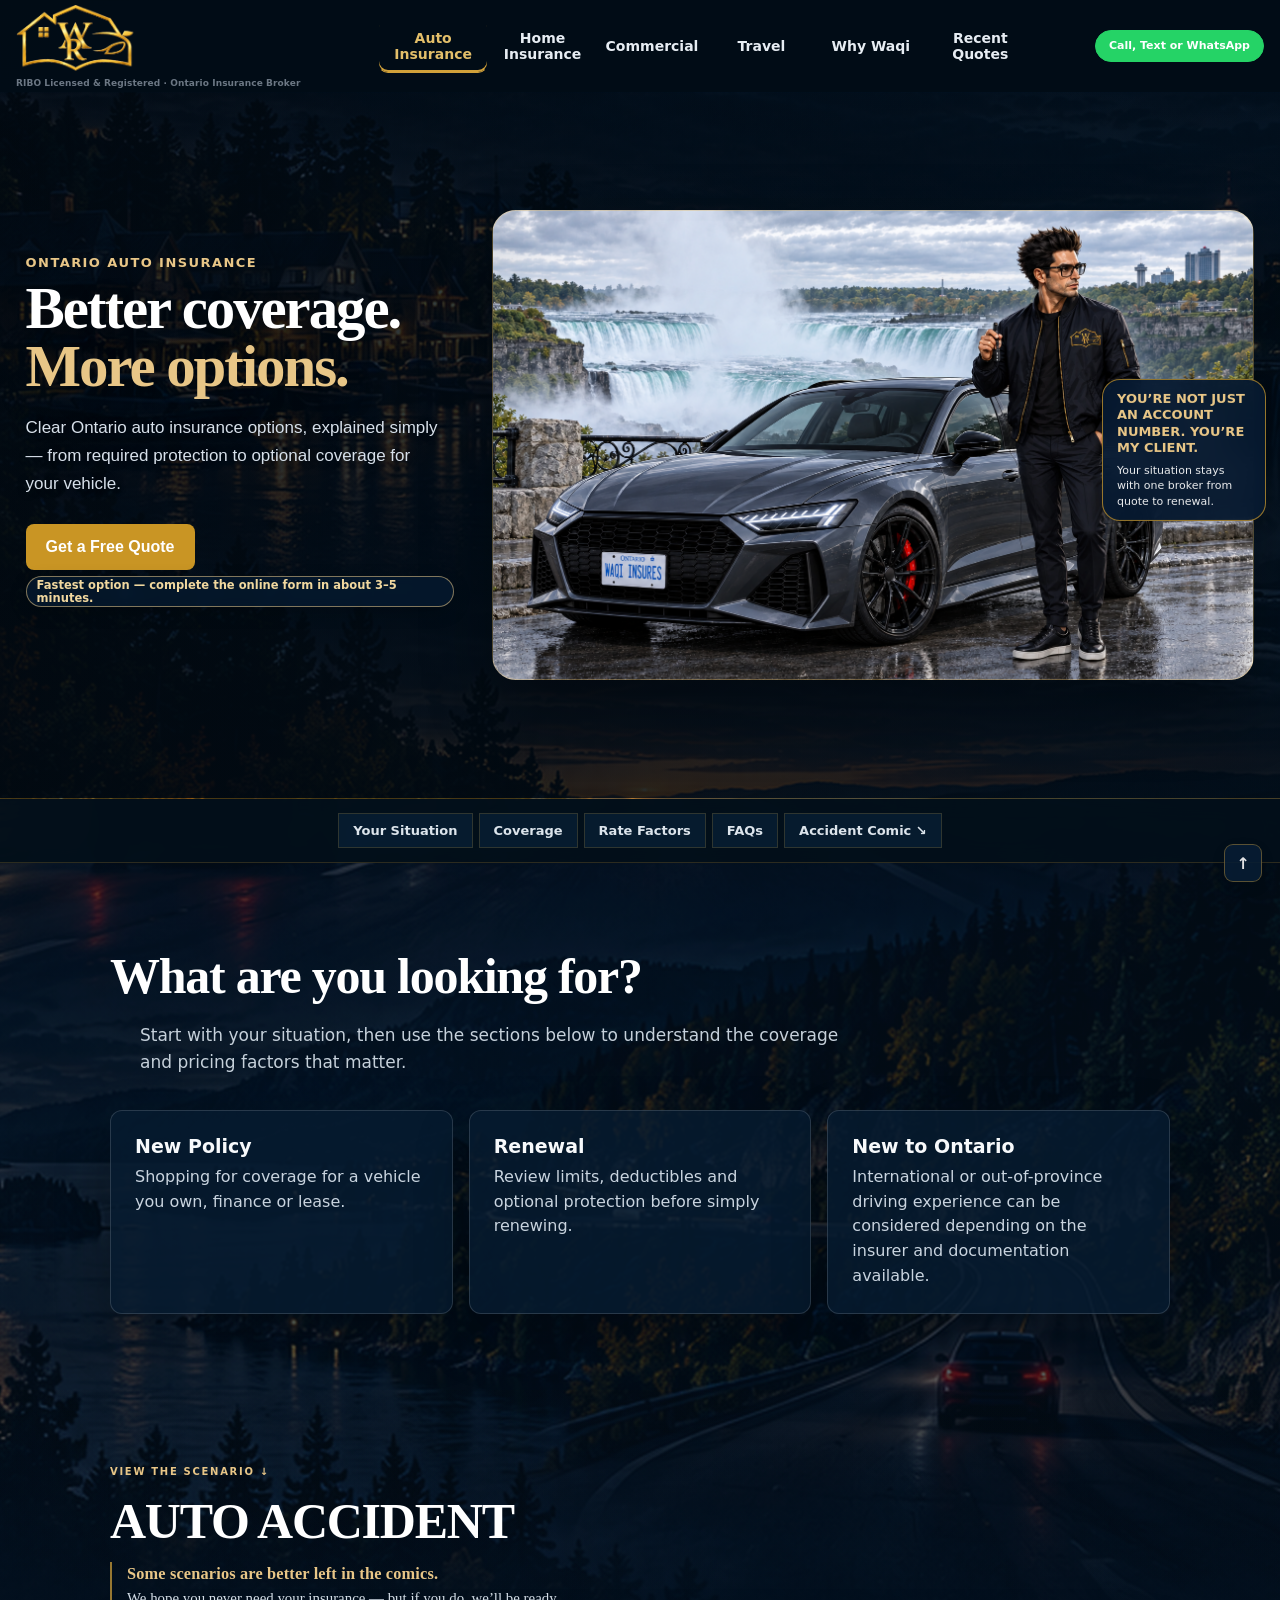
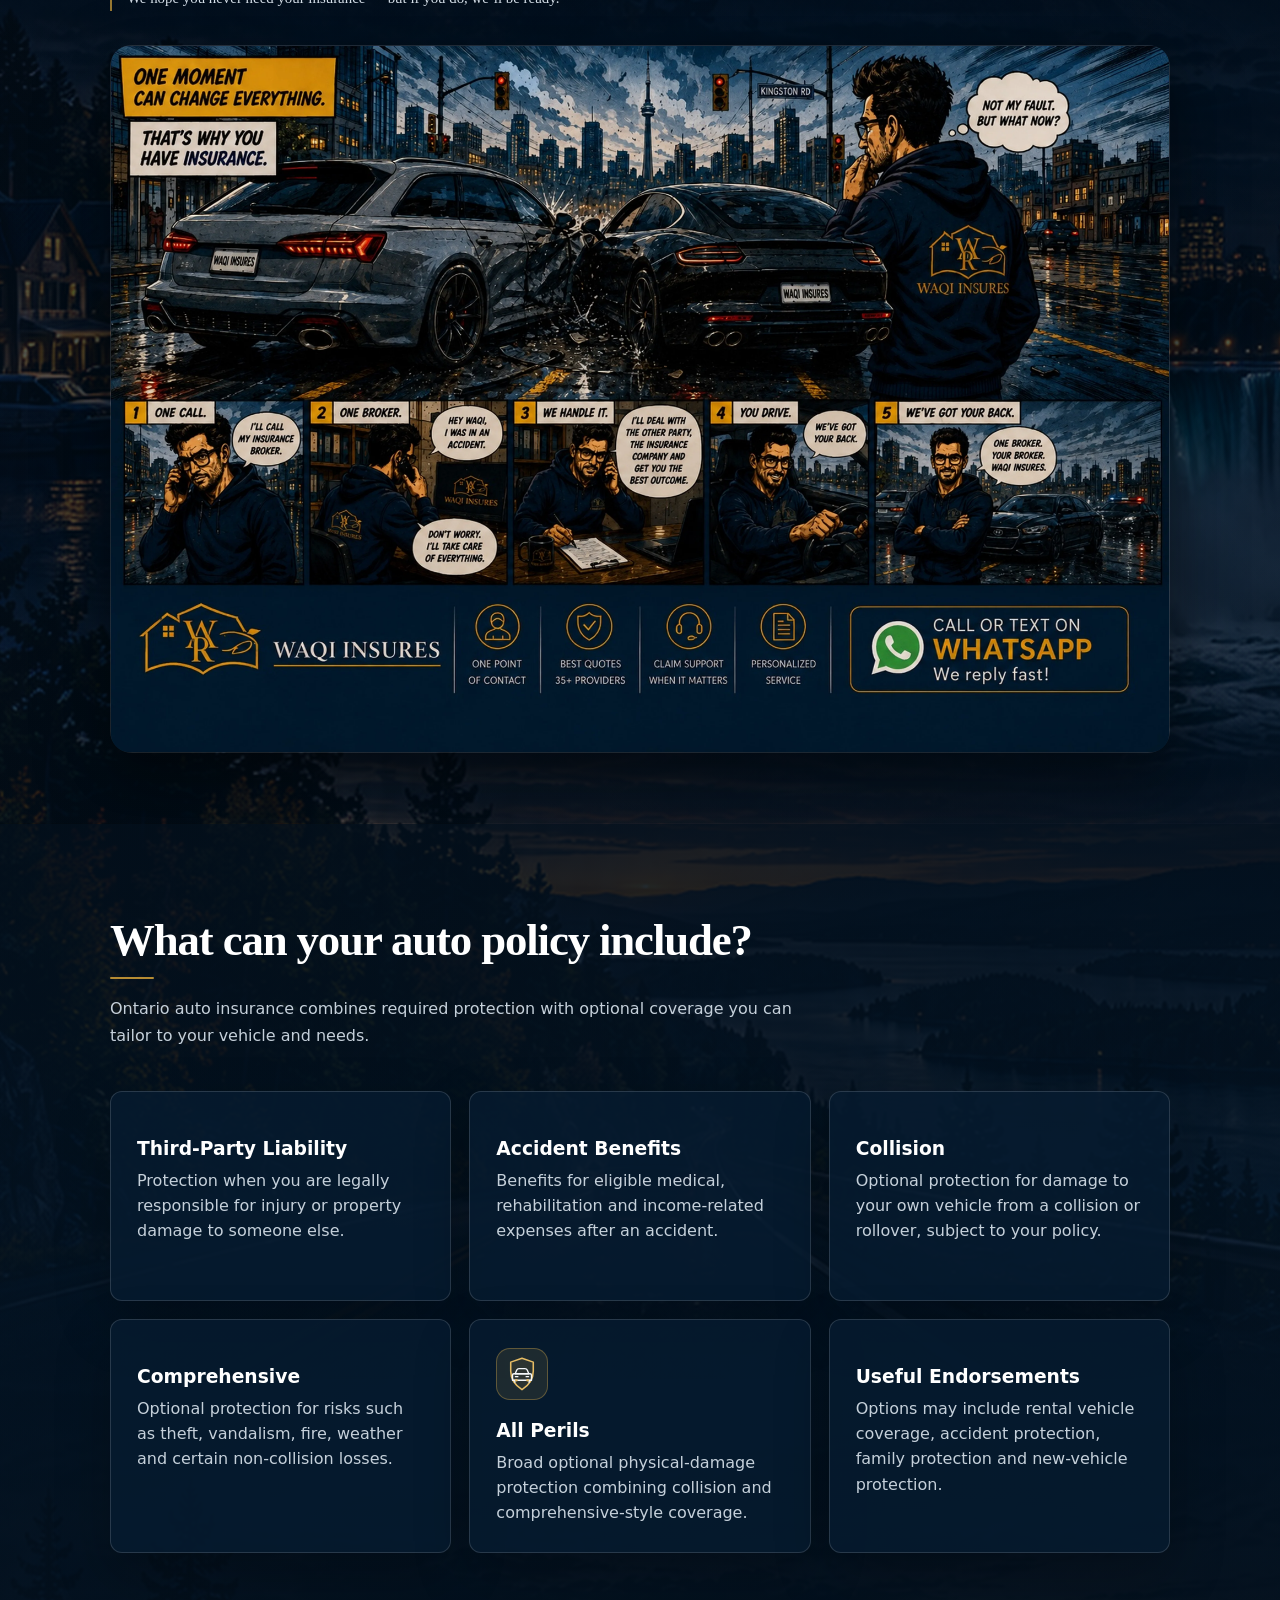
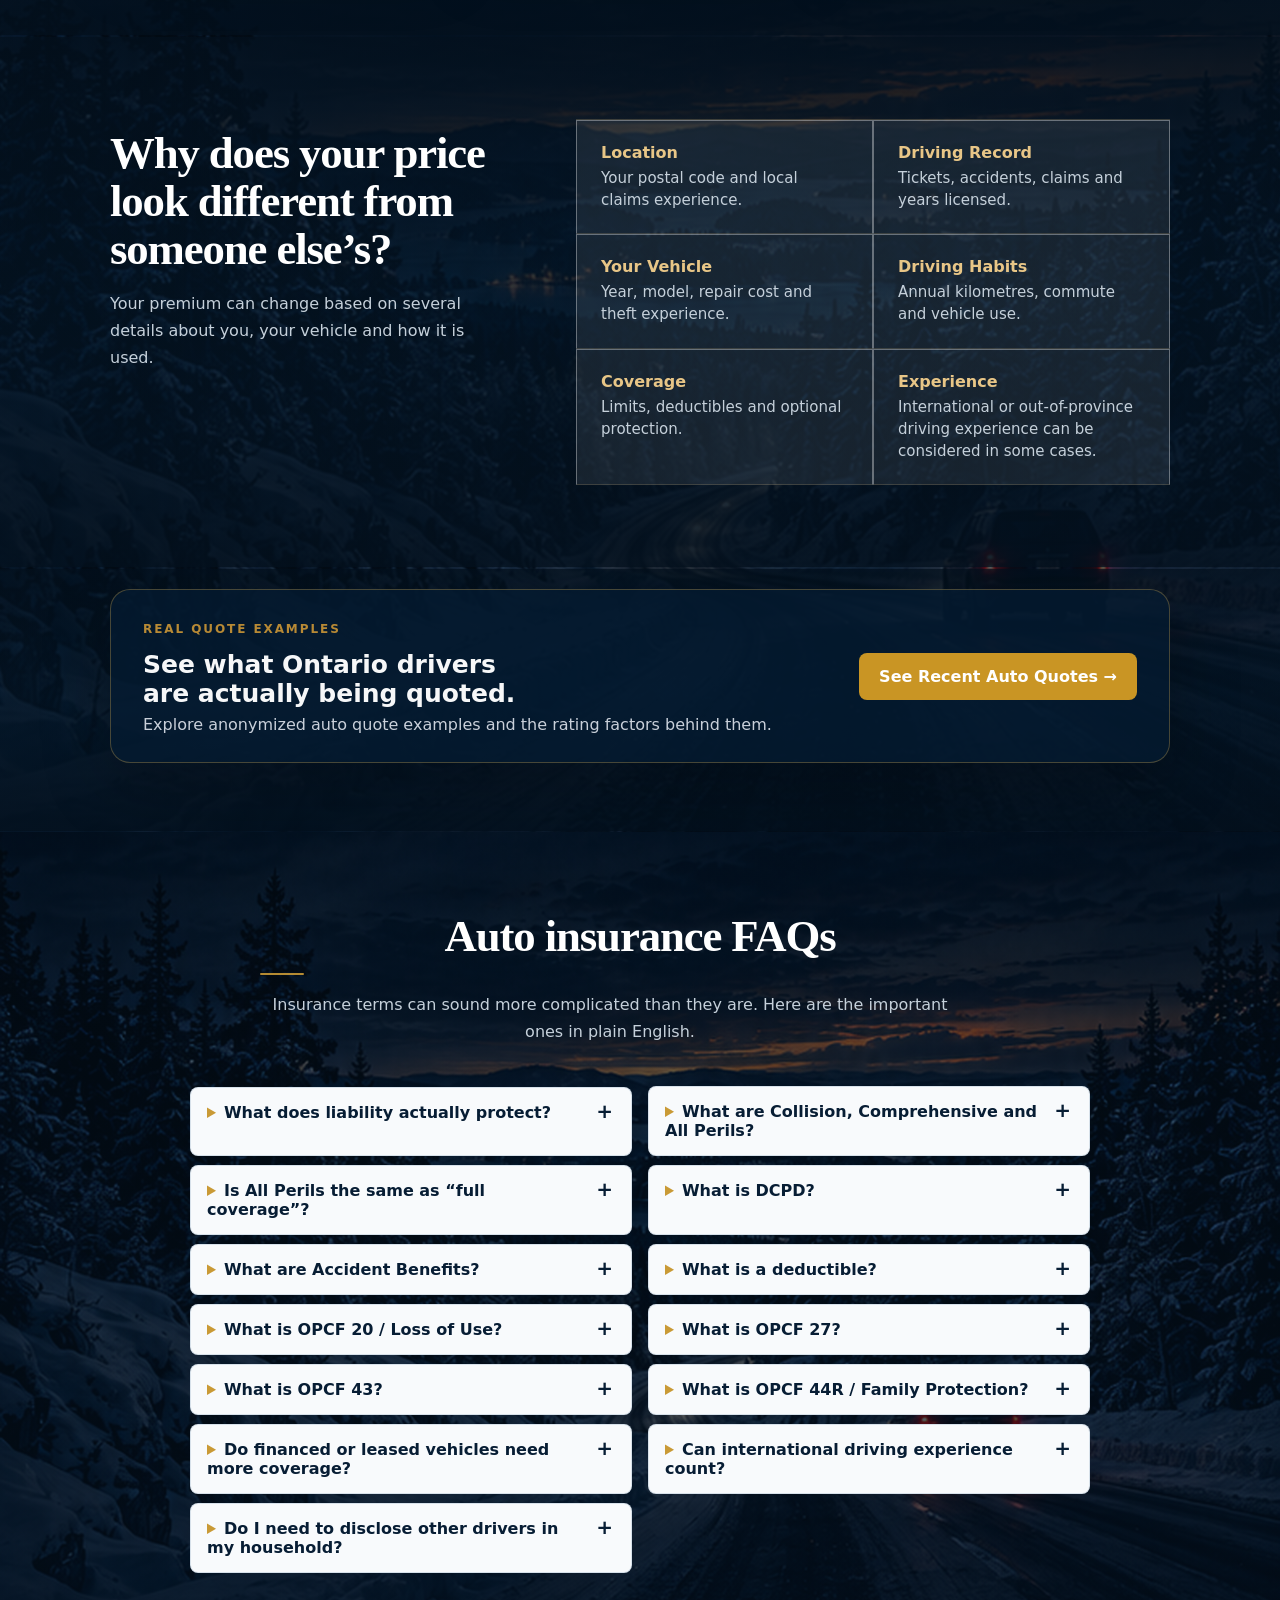
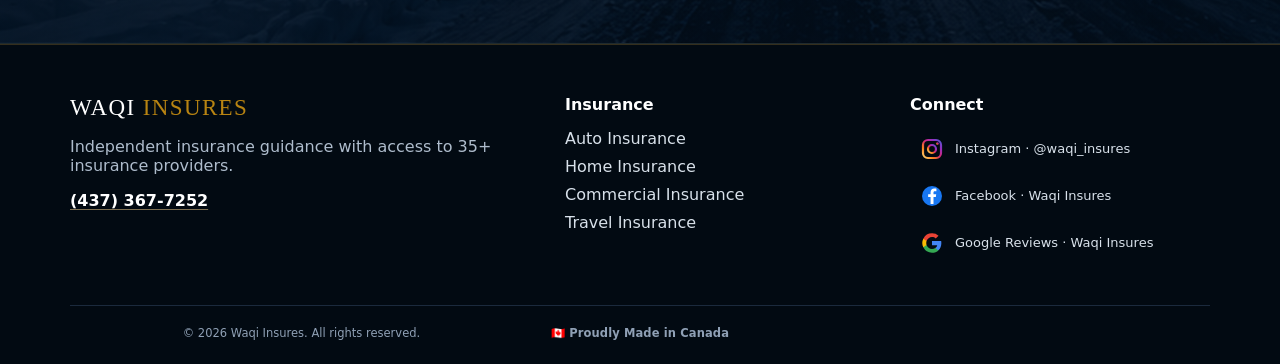
<file: auto.html>
<!DOCTYPE html>

<html lang="en"><head><meta charset="utf-8"/><meta content="width=device-width,initial-scale=1" name="viewport"/><title>Auto Insurance Ontario | Waqi Insures</title><link rel="canonical" href="https://waqi-insures.com/auto.html"/><meta name="description" content="Compare Ontario auto insurance options with Waqi Insures. Get help understanding coverage and quotes from 35+ insurance providers."/><link href="assets/css/style.css?site=quality" rel="stylesheet"/>



<link rel="preload" as="image" href="assets/images/approved/auto-niagara.png" media="(max-width: 600px)" fetchpriority="high"/><link rel="preload" as="image" href="assets/images/approved/auto-niagara.png" media="(min-width: 601px) and (max-width: 1100px)" fetchpriority="high"/><link rel="preload" as="image" href="assets/images/approved/auto-niagara.png" media="(min-width: 1101px)" fetchpriority="high"/><link rel="preload" as="image" href="assets/images/perf-responsive/auto-scene-mobile.webp" media="(max-width: 600px)" fetchpriority="high"/><link rel="preload" as="image" href="assets/images/perf-responsive/auto-scene-tablet.webp" media="(min-width: 601px) and (max-width: 1100px)" fetchpriority="high"/><link rel="preload" as="image" href="assets/images/perf/auto-scene-4k.webp" media="(min-width: 1101px)" fetchpriority="high"/><link rel="preload" as="image" href="assets/images/perf-responsive/comic-auto-mobile.webp" media="(max-width: 600px)" fetchpriority="low"/><link rel="preload" as="image" href="assets/images/perf-responsive/comic-auto-tablet.webp" media="(min-width: 601px) and (max-width: 1100px)" fetchpriority="low"/><link rel="preload" as="image" href="assets/images/perf/comic-auto-4k.webp" media="(min-width: 1101px)" fetchpriority="low"/><link rel="icon" type="image/x-icon" href="assets/favicon/favicon.ico?v=2"/>
<link rel="icon" type="image/png" sizes="32x32" href="assets/favicon/favicon-32x32.png?v=2"/>
<link rel="icon" type="image/png" sizes="48x48" href="assets/favicon/favicon-48x48.png?v=2"/>
<link rel="apple-touch-icon" sizes="180x180" href="assets/favicon/apple-touch-icon.png?v=2"/>
</head><body id="top" class="page-auto">
<header><div class="wrap nav"><a class="brand" href="index.html"><img alt="Waqi Insures" class="brand-logo" src="assets/images/perf-responsive/waqi-gold-symbol-ui.png" width="512" height="285" decoding="sync" fetchpriority="high"/><span class="header-brand-credential">RIBO Licensed &amp; Registered · Ontario Insurance Broker</span></a><nav class="links"><a class="active" href="auto.html">Auto Insurance </a><a href="home.html">Home Insurance </a><a href="commercial.html">Commercial </a><a href="travel.html">Travel </a><a href="index.html#why">Why Waqi</a><a href="recent-quotes.html">Recent Quotes</a></nav><div class="nav-actions"><button aria-controls="headerContactMenu" aria-haspopup="dialog" class="header-contact-trigger" type="button">Call, Text or WhatsApp</button></div><button aria-expanded="false" aria-label="Open navigation" class="mobile-menu-toggle" type="button"><span></span><span></span><span></span></button></div></header>
<nav class="waqi-mobile-service-nav" aria-label="Insurance services">
  <a href="auto.html">Auto</a>
  <a href="home.html">Home</a>
  <a href="commercial.html">Commercial</a>
  <a href="travel.html">Travel</a>
</nav>

<main>
<section class="auto-hero waqi-fullbleed-hero waqi-product-split" data-page="auto" style="--hero-bg:url('assets/images/approved/auto-niagara.png')"><div class="wrap auto-hero-grid"><div class="auto-hero-copy product-hero-copy"><div class="eyebrow">Ontario Auto Insurance</div><h1>Better coverage.<br/><span>More options.</span></h1><p>Clear Ontario auto insurance options, explained simply — from required protection to optional coverage for your vehicle.</p><div class="hero-actions"><a class="btn btn-gold" href="auto-quote.html">Get a Free Quote</a><div class="fastest-quote-note">Fastest option — complete the online form in about 3–5 minutes.</div></div></div><div class="product-hero-media" aria-hidden="true"></div></div></section><nav aria-label="Auto insurance sections" class="page-subnav">
<a href="#auto-path">Your Situation</a>
<a href="#auto-coverage">Coverage</a>
<a href="#auto-rate">Rate Factors</a>
<a href="#auto-faq">FAQs</a>
<a class="comic-jump" href="#auto-comic">Accident Comic ↘</a>
</nav><section id="auto-path">
<div class="wrap">
<div class="section-head leftish">
<h2>What are you looking for?</h2>
<p>Start with your situation, then use the sections below to understand the coverage and pricing factors that matter.</p>
</div>
<div class="refresh-grid">
<a class="refresh-card route-card" href="#auto-coverage"><h3>New Policy</h3><p>Shopping for coverage for a vehicle you own, finance or lease.</p></a>
<a class="refresh-card route-card" href="#auto-coverage"><h3>Renewal</h3><p>Review limits, deductibles and optional protection before simply renewing.</p></a>
<a class="refresh-card route-card" href="#auto-rate"><h3>New to Ontario</h3><p>International or out-of-province driving experience can be considered depending on the insurer and documentation available.</p></a>
</div>
</div>
</section><section class="story-section comic-feature" id="auto-comic"><div class="wrap"><div class="section-head leftish"><span class="comic-feature-kicker">VIEW THE SCENARIO ↓</span><h2>AUTO ACCIDENT</h2><div class="comic-editorial-note"><span class="comic-note-title">Some scenarios are better left in the comics.</span><p class="comic-note-copy">We hope you never need your insurance — but if you do, we’ll be ready.</p></div></div><article class="comic-situation-card approved-comic-only"><img alt="Auto insurance comic" loading="eager" fetchpriority="low" src="assets/images/perf/comic-auto-4k.webp" srcset="assets/images/perf-responsive/comic-auto-mobile.webp 1280w, assets/images/perf-responsive/comic-auto-tablet.webp 2048w, assets/images/perf/comic-auto-4k.webp 3840w" sizes="(max-width: 600px) calc(100vw - 32px), (max-width: 1100px) calc(100vw - 64px), 1180px"/></article></div></section>
<section class="auto-coverage" id="auto-coverage"><div class="wrap"><div class="auto-section-head left"><h2>What can your auto policy include?</h2><p>Ontario auto insurance combines required protection with optional coverage you can tailor to your vehicle and needs.</p></div><div class="coverage-grid"><article><h3>Third-Party Liability</h3><p>Protection when you are legally responsible for injury or property damage to someone else.</p></article><article><h3>Accident Benefits</h3><p>Benefits for eligible medical, rehabilitation and income-related expenses after an accident.</p></article><article><h3>Collision</h3><p>Optional protection for damage to your own vehicle from a collision or rollover, subject to your policy.</p></article><article><h3>Comprehensive</h3><p>Optional protection for risks such as theft, vandalism, fire, weather and certain non-collision losses.</p></article><article><span class="coverage-all-perils-icon" aria-hidden="true"><svg viewBox="0 0 64 64" role="img" focusable="false"><path class="ap-shield" d="M32 5.5 51 12v15.2c0 13.5-7.5 23.4-19 31.3-11.5-7.9-19-17.8-19-31.3V12L32 5.5Z"/><path class="ap-car" d="M20.5 31.5h23l-2.7-6.1a4.2 4.2 0 0 0-3.8-2.5H27a4.2 4.2 0 0 0-3.8 2.5l-2.7 6.1Z"/><path class="ap-car" d="M18.5 31.5h27a2.5 2.5 0 0 1 2.5 2.5v8.5H16V34a2.5 2.5 0 0 1 2.5-2.5Z"/><path class="ap-car" d="M20 42.5v3.2M44 42.5v3.2M21 36.5h4M39 36.5h4"/><circle class="ap-wheel" cx="22.5" cy="42.5" r="2.2"/><circle class="ap-wheel" cx="41.5" cy="42.5" r="2.2"/></svg></span><h3>All Perils</h3><p>Broad optional physical-damage protection combining collision and comprehensive-style coverage.</p></article><article><h3>Useful Endorsements</h3><p>Options may include rental vehicle coverage, accident protection, family protection and new-vehicle protection.</p></article></div></div></section>
<section class="auto-rate" id="auto-rate"><div class="wrap auto-rate-grid"><div><h2>Why does your price look different from someone else’s?</h2><p>Your premium can change based on several details about you, your vehicle and how it is used.</p></div><div class="rate-list"><div><b>Location</b><span>Your postal code and local claims experience.</span></div><div><b>Driving Record</b><span>Tickets, accidents, claims and years licensed.</span></div><div><b>Your Vehicle</b><span>Year, model, repair cost and theft experience.</span></div><div><b>Driving Habits</b><span>Annual kilometres, commute and vehicle use.</span></div><div><b>Coverage</b><span>Limits, deductibles and optional protection.</span></div><div><b>Experience</b><span>International or out-of-province driving experience can be considered in some cases.</span></div></div></div></section>
<section class="recent-quotes-cta"><div class="wrap"><div class="recent-quotes-cta-inner"><div><span class="rq-kicker">REAL QUOTE EXAMPLES</span><h2>See what Ontario drivers are actually being quoted.</h2><p>Explore anonymized auto quote examples and the rating factors behind them.</p></div><a class="btn btn-gold" href="recent-quotes.html">See Recent Auto Quotes →</a></div></div></section>
</main>
<section class="auto-faq expanded-faq" id="auto-faq"><div class="wrap"><div class="auto-section-head"><h2>Auto insurance FAQs</h2><p>Insurance terms can sound more complicated than they are. Here are the important ones in plain English.</p></div><div class="faq-grid"><details><summary>What does liability actually protect?</summary><p>Think of liability as protection for damage or injury you cause to someone else. If you are legally responsible for an auto accident, it can respond to eligible claims against you, up to your policy limit.</p></details><details><summary>What are Collision, Comprehensive and All Perils?</summary><p>Collision is mainly for damage to your vehicle from hitting another vehicle or object or rolling over. Comprehensive is for many non-collision losses such as theft, vandalism and certain falling or flying objects. All Perils combines Collision and Comprehensive and adds certain theft protection.</p></details><details><summary>Is All Perils the same as “full coverage”?</summary><p>Not exactly. “Full coverage” is an informal phrase, not one specific Ontario coverage. Your policy is made up of individual coverages, limits, deductibles and endorsements.</p></details><details><summary>What is DCPD?</summary><p>Direct Compensation – Property Damage may cover damage to your vehicle, its contents and loss of use when another insured driver is at fault in an Ontario accident and the required conditions are met. Since 2024, Ontario drivers can elect not to claim DCPD, so review this carefully before opting out.</p></details><details><summary>What are Accident Benefits?</summary><p>Accident Benefits can provide benefits when you are injured in an auto accident, regardless of who caused it. Ontario rules changed July 1, 2026: medical, rehabilitation and attendant care remain mandatory, while several other benefits are optional.</p></details><details><summary>What is a deductible?</summary><p>Your deductible is the portion of an eligible covered loss that you may have to pay yourself. A higher deductible can sometimes reduce premium, but means more out-of-pocket cost when a deductible applies.</p></details><details><summary>What is OPCF 20 / Loss of Use?</summary><p>This optional endorsement can help pay for temporary transportation, such as a rental vehicle, while your insured vehicle is being repaired or replaced after a covered loss.</p></details><details><summary>What is OPCF 27?</summary><p>This endorsement can extend certain coverage when you drive a vehicle you do not own, such as a rental or borrowed vehicle. Coverage and deductibles depend on the endorsement and policy.</p></details><details><summary>What is OPCF 43?</summary><p>Often relevant for newer vehicles, this endorsement can remove the insurer’s right to deduct depreciation when settling certain covered losses, subject to its terms and eligibility.</p></details><details><summary>What is OPCF 44R / Family Protection?</summary><p>This can provide additional protection for you or eligible family members when an at-fault driver has too little insurance, no insurance, or cannot be identified, up to the applicable limits.</p></details><details><summary>Do financed or leased vehicles need more coverage?</summary><p>Your lender or leasing company may require physical damage protection such as Collision and Comprehensive or All Perils. Check the financing or lease agreement.</p></details><details><summary>Can international driving experience count?</summary><p>It can be considered by some insurers depending on the country, insurer and documentation available. It is worth telling me about your complete driving history.</p></details><details><summary>Do I need to disclose other drivers in my household?</summary><p>Licensed household members and regular drivers should be disclosed so the insurer can determine how they must be treated on the policy.</p></details></div></div></section><footer><div class="wrap"><div class="foot"><div><div class="brand-text footer-brand-original">WAQI <span>INSURES</span></div><p>Independent insurance guidance with access to 35+ insurance providers.</p><p class="footer-contact-compact"><button aria-controls="contactChoiceModal" aria-haspopup="dialog" class="footer-phone-action" type="button">(437) 367-7252</button></p></div><div><h4>Insurance</h4><a href="auto.html">Auto Insurance</a><a href="home.html">Home Insurance</a><a href="commercial.html">Commercial Insurance</a><a href="travel.html">Travel Insurance</a></div><div><h4>Connect</h4><a class="social-footer-link social-instagram" href="https://www.instagram.com/waqi_insures/" rel="noopener noreferrer" target="_blank"><span class="social-footer-icon"><svg aria-hidden="true" viewbox="0 0 24 24">
<defs>
<lineargradient id="igGradient" x1="0%" x2="100%" y1="100%" y2="0%">
<stop offset="0%" stop-color="#FEDA75"></stop>
<stop offset="28%" stop-color="#FA7E1E"></stop>
<stop offset="52%" stop-color="#D62976"></stop>
<stop offset="76%" stop-color="#962FBF"></stop>
<stop offset="100%" stop-color="#4F5BD5"></stop>
</lineargradient>
</defs>
<rect fill="none" height="18" rx="5" stroke="url(#igGradient)" stroke-width="2.2" width="18" x="3" y="3"></rect>
<circle cx="12" cy="12" fill="none" r="4" stroke="url(#igGradient)" stroke-width="2.2"></circle>
<circle cx="17.5" cy="6.5" fill="url(#igGradient)" r="1.3"></circle>
</svg></span><span class="social-footer-label">Instagram · @waqi_insures</span></a><a class="social-footer-link social-facebook" href="https://www.facebook.com/share/1Biza2uqSZ/?mibextid=wwXIfr" rel="noopener noreferrer" target="_blank"><span class="social-footer-icon"><svg aria-hidden="true" viewbox="0 0 24 24">
<circle cx="12" cy="12" fill="#1877F2" r="10"></circle>
<path d="M13.5 20v-7h2.35l.35-2.75H13.5V8.5c0-.8.22-1.35 1.4-1.35h1.5V4.7c-.26-.04-1.15-.11-2.18-.11-2.16 0-3.64 1.32-3.64 3.74v1.92H8.15V13h2.43v7h2.92z" fill="#FFFFFF"></path>
</svg></span><span class="social-footer-label">Facebook · Waqi Insures</span></a><span class="social-footer-link social-google"><span class="social-footer-icon"><svg aria-hidden="true" viewbox="0 0 24 24">
<path d="M21.35 12.24c0-.74-.07-1.45-.19-2.13H12v4.03h5.24a4.48 4.48 0 0 1-1.94 2.86v2.37h3.14c1.84-1.69 2.91-4.18 2.91-7.13z" fill="#4285F4"></path>
<path d="M12 21.75c2.62 0 4.82-.87 6.43-2.37l-3.14-2.37c-.87.58-1.98.92-3.29.92-2.53 0-4.67-1.71-5.44-4.01H3.32v2.45A9.72 9.72 0 0 0 12 21.75z" fill="#34A853"></path>
<path d="M6.56 13.92A5.85 5.85 0 0 1 6.25 12c0-.67.11-1.31.31-1.92V7.63H3.32A9.72 9.72 0 0 0 2.25 12c0 1.57.38 3.06 1.07 4.37l3.24-2.45z" fill="#FBBC05"></path>
<path d="M12 6.07c1.43 0 2.72.49 3.73 1.45l2.79-2.79A9.36 9.36 0 0 0 12 2.25a9.72 9.72 0 0 0-8.68 5.38l3.24 2.45C7.33 7.78 9.47 6.07 12 6.07z" fill="#EA4335"></path>
</svg></span><span class="social-footer-label">Google Reviews · Waqi Insures</span></span></div></div><div class="fine"><span>© 2026 Waqi Insures. All rights reserved.</span><span>🇨🇦 Proudly Made in Canada</span></div></div></footer>
<script src="assets/js/main.js"></script><aside aria-label="Personal broker promise" class="waqi-client-float"><strong>YOU’RE NOT JUST AN ACCOUNT NUMBER. YOU’RE MY CLIENT.</strong><span>Your situation stays with one broker from quote to renewal.</span></aside><div aria-hidden="true" class="contact-choice-modal" id="contactChoiceModal">
<div class="contact-choice-backdrop" data-contact-close=""></div>
<div aria-labelledby="contactChoiceTitle" aria-modal="true" class="contact-choice-card" role="dialog">
<button aria-label="Close" class="contact-choice-close" data-contact-close="" type="button">×</button>
<div class="contact-choice-kicker">CONTACT WAQI</div>
<h3 id="contactChoiceTitle">How would you like to connect?</h3>
<div class="contact-choice-actions">
<a class="contact-choice-btn whatsapp" href="https://wa.me/14373677252" rel="noopener noreferrer" target="_blank">
<span class="contact-choice-btn-icon">◉</span>
<span><strong>WhatsApp</strong><small>Message me</small></span>
</a>
<a class="contact-choice-btn call" href="tel:+14373677252">
<span class="contact-choice-btn-icon">☎</span>
<span><strong>Call</strong><small>(437) 367-7252</small></span>
</a>
</div>
</div>
</div><script>
(function(){
  const modal=document.getElementById('contactChoiceModal');
  if(!modal) return;
  const openers=document.querySelectorAll('.footer-phone-action');
  const close=()=>{modal.classList.remove('show');modal.setAttribute('aria-hidden','true');};
  const open=()=>{modal.classList.add('show');modal.setAttribute('aria-hidden','false');setTimeout(()=>modal.querySelector('.contact-choice-btn')?.focus(),0);};
  openers.forEach(btn=>btn.addEventListener('click',open));
  modal.querySelectorAll('[data-contact-close]').forEach(el=>el.addEventListener('click',close));
  document.addEventListener('keydown',e=>{if(e.key==='Escape'&&modal.classList.contains('show')) close();});
})();
</script><div aria-hidden="true" class="header-contact-menu" id="headerContactMenu">
<div class="header-contact-backdrop" data-header-contact-close=""></div>
<div aria-labelledby="headerContactTitle" aria-modal="true" class="header-contact-card" role="dialog">
<button aria-label="Close" class="header-contact-close" data-header-contact-close="" type="button">×</button>
<div class="header-contact-kicker">CONTACT WAQI</div>
<h3 id="headerContactTitle">How would you like to connect?</h3>
<div class="header-contact-options">
<a class="header-contact-option call" href="tel:+14373677252">
<span class="header-contact-icon">☎</span>
<span><strong>Call</strong><small>(437) 367-7252</small></span>
</a>
<a class="header-contact-option text" href="sms:+14373677252">
<span class="header-contact-icon">✉</span>
<span><strong>Text</strong><small>Send an SMS</small></span>
</a>
<a class="header-contact-option whatsapp" href="https://wa.me/14373677252" rel="noopener noreferrer" target="_blank">
<span class="header-contact-icon">◉</span>
<span><strong>WhatsApp</strong><small>Message me</small></span>
</a>
</div>
</div>
</div><script>
(function(){
  const modal=document.getElementById('headerContactMenu');
  if(!modal) return;
  const open=()=>{
    modal.classList.add('show');
    modal.setAttribute('aria-hidden','false');
    document.body.classList.add('header-contact-open');
  };
  const close=()=>{
    modal.classList.remove('show');
    modal.setAttribute('aria-hidden','true');
    document.body.classList.remove('header-contact-open');
  };
  document.addEventListener('click',function(e){
    const trigger=e.target.closest('.header-contact-trigger');
    if(trigger){ e.preventDefault(); e.stopPropagation(); open(); return; }
    if(e.target.closest('[data-header-contact-close]')){ e.preventDefault(); close(); }
  }, true);
  document.addEventListener('keydown',e=>{if(e.key==='Escape'&&modal.classList.contains('show'))close();});
})();
</script><script id="waqi-image-protection">
(function(){
  const isProtectedImage = el => el && (el.tagName === 'IMG' || el.closest?.('picture, .comic-section, .why-partner-showcase, .waqi-fullbleed-hero'));
  document.addEventListener('contextmenu', function(e){
    if(isProtectedImage(e.target)){ e.preventDefault(); }
  }, {capture:true});
  document.addEventListener('dragstart', function(e){
    if(isProtectedImage(e.target)){ e.preventDefault(); }
  }, {capture:true});
})();
</script>
<script id="waqi-mobile-float-footer-guard">
(function(){
  const mq=window.matchMedia('(max-width:600px)');
  const card=document.querySelector('.waqi-client-float');
  const footer=document.querySelector('footer');
  if(!card||!footer) return;
  function update(){
    if(!mq.matches){
      card.classList.remove('mobile-near-footer');
      return;
    }
    const r=footer.getBoundingClientRect();
    /* Move card to top once footer enters the lower ~38% of viewport. */
    const near=r.top < window.innerHeight*0.72;
    card.classList.toggle('mobile-near-footer',near);
  }
  update();
  window.addEventListener('scroll',update,{passive:true});
  window.addEventListener('resize',update,{passive:true});
  if(mq.addEventListener) mq.addEventListener('change',update);
})();
</script>
<script id="waqi-mobile-nav-script">
(function(){
  const header=document.querySelector('header');
  const btn=document.querySelector('.mobile-menu-toggle');
  if(!header||!btn) return;
  btn.addEventListener('click',function(){
    const open=header.classList.toggle('mobile-nav-open');
    btn.setAttribute('aria-expanded',open?'true':'false');
    btn.setAttribute('aria-label',open?'Close navigation':'Open navigation');
  });
  header.querySelectorAll('.links a').forEach(a=>a.addEventListener('click',()=>{
    header.classList.remove('mobile-nav-open');
    btn.setAttribute('aria-expanded','false');
  }));
})();
</script>
<a aria-label="Back to top" class="waqi-back-top" href="#top">↑</a>
<style>
.waqi-back-top{position:fixed;right:18px;bottom:18px;z-index:9000;width:38px;height:38px;
display:flex;align-items:center;justify-content:center;border:1px solid rgba(200,155,60,.5);
border-radius:9px;background:#071D34;color:#fff;text-decoration:none;font-weight:700;
box-shadow:0 5px 16px rgba(0,0,0,.12);opacity:.88}
.waqi-back-top:hover{opacity:1}
@media(max-width:600px){.waqi-back-top{right:12px;bottom:12px;width:34px;height:34px;border-radius:8px}}
</style>
</body></html>
</file>
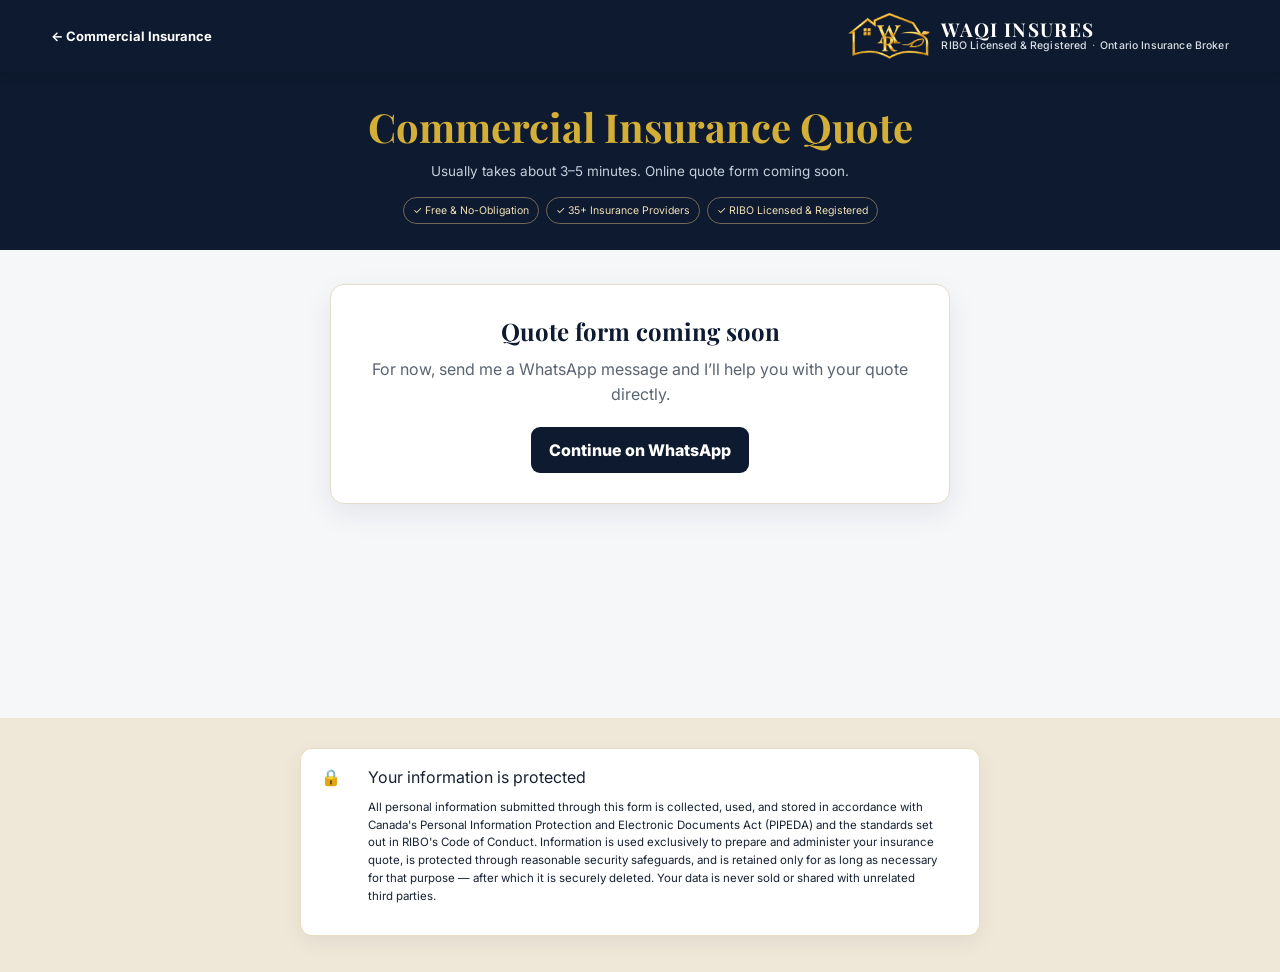
<file: commercial-quote.html>
<!DOCTYPE html>

<html lang="en">
<head>
<meta charset="utf-8"/>
<meta content="width=device-width, initial-scale=1.0" name="viewport"/>
<title>WAQI Insures — Commercial Insurance Quote Request</title><meta name="robots" content="noindex,follow"/>
<link href="https://fonts.googleapis.com" rel="preconnect"/>
<link href="https://fonts.googleapis.com/css2?family=Playfair+Display:ital,wght@0,500;0,600;0,700;1,500&amp;family=Inter:wght@400;500;600;700&amp;display=swap" rel="stylesheet"/>
<style>
  :root{
    --cream:#EDE4D6;
    --cream-deep:#EFE7D8;
    --navy:#0D1A2F;
    --navy-soft:#1C2E48;
    --gold:#B98B2E;
    --gold-light:#E8C687;
    --gold-pale:#F1D9A3;
    --ink:#182233;
    --slate:#5B6472;
    --line:#E3DCCC;
    --card:#FFFFFF;
    --error:#A6362C;
    --radius:12px;
  }
  *{box-sizing:border-box;}
  html{scroll-behavior:smooth;}
  body{
    margin:0;
    background:var(--cream-deep);
    color:var(--ink);
    font-family:'Inter', -apple-system, BlinkMacSystemFont, Arial, sans-serif;
  }
  .serif{font-family:'Playfair Display', Georgia, serif;}

  /* ===== HEADER ===== */
  .letterhead{
    background:#EDE4D6;
    padding:0;
  }
  .letterhead-banner{
    max-width:1100px;
    margin:0 auto;
    position:relative;
    display:block;
  }
  .letterhead-banner img{
    display:block;
    width:100%;
    height:auto;
  }
  .letterhead-banner a{
    position:absolute;
    top:0;
    height:82%;
    display:block;
  }
  .letterhead-banner a.waqi-zone{
    left:0;
    width:53%;
  }
  .letterhead-banner a.wellcare-zone{
    right:0;
    width:47%;
  }

  /* ===== HERO ===== */
  .hero{
    background:var(--navy);
    padding:46px 6vw 56px;
    text-align:center;
    position:relative;
  }
  .hero .eyebrow{
    color:var(--gold-light);
    text-transform:uppercase;
    letter-spacing:.22em;
    font-size:11.5px;
    font-weight:600;
    margin:0 0 14px;
  }
  .hero h1{
    color:#fff;
    font-size:clamp(28px, 4.4vw, 42px);
    font-weight:600;
    margin:0 0 14px;
    line-height:1.2;
  }
  .hero h1 em{
    font-style:italic;
    color:var(--gold-light);
  }
  .hero p{
    color:#C6CEDB;
    max-width:52ch;
    margin:0 auto;
    font-size:15px;
    line-height:1.6;
  }

  /* ===== PROGRESS ===== */
  .progress-wrap{
    max-width:720px;
    margin:0 auto;
    padding:26px 6vw 0;
  }
  .progress{
    display:flex;
    gap:6px;
  }
  .progress div{height:5px;
    height:3px;
    flex:1;
    background:var(--line);
    border-radius:2px;
    overflow:hidden;
  }
  .progress div span{
    display:block;
    height:100%;
    width:0%;
    background:linear-gradient(90deg, var(--gold), var(--navy));
    transition:width .35s ease;
  }
  .progress-label{
    display:flex;
    justify-content:space-between;
    font-size:12px;
    color:var(--slate);
    margin:10px 0 0;
    letter-spacing:.02em;
  }
  .progress-label .step-name{font-weight:600; color:var(--navy);}

  /* ===== MAIN ===== */
  .wrap{
    max-width:720px;
    margin:0 auto;
    padding:24px 6vw 90px;
  }

  .card{
    background:var(--card);
    border:1px solid var(--line);
    border-radius:var(--radius);
    padding:30px 28px;
    margin-bottom:22px;
    box-shadow:0 2px 14px rgba(13,26,47,0.04);
  }
  .card-head{
    display:flex;
    align-items:baseline;
    gap:10px;
    margin-bottom:6px;
  }
  .card-head .tag{
    font-size:11px;
    font-weight:700;
    letter-spacing:.14em;
    text-transform:uppercase;
    color:var(--gold);
  }
  .card h2{
    font-size:21px;
    margin:2px 0 4px;
    color:var(--navy);
    font-weight:600;
  }
  .card p.hint{
    margin:0 0 22px;
    color:var(--slate);
    font-size:13.5px;
  }

  .grid{
    display:grid;
    grid-template-columns:1fr 1fr;
    gap:18px;
  }
  .grid.single{grid-template-columns:1fr;}
  .field{
    display:flex;
    flex-direction:column;
    gap:6px;
  }
  .field.full{grid-column:1/-1;}
  label{
    font-size:13px;
    font-weight:600;
    color:var(--ink);
  }
  label .opt{
    font-weight:400;
    color:var(--slate);
    font-size:12px;
  }
  input, select, textarea{
    border:1px solid var(--line);
    border-radius:7px;
    padding:11px 13px;
    font-size:14px;
    font-family:inherit;
    color:var(--ink);
    background:#FCFAF6;
    width:100%;
  }
  input:focus, select:focus, textarea:focus{
    outline:2px solid var(--gold);
    outline-offset:1px;
    border-color:var(--gold);
    background:#fff;
  }
  textarea{resize:vertical; min-height:64px;}

  fieldset{
    border:none;
    padding:0;
    margin:0;
    display:flex;
    flex-direction:column;
    gap:8px;
  }
  legend{
    font-size:13px;
    font-weight:600;
    padding:0 0 6px;
    color:var(--ink);
  }
  .choice-row{
    display:flex;
    flex-wrap:wrap;
    gap:10px;
  }
  .choice{
    position:relative;
  }
  .choice input{
    position:absolute;
    opacity:0;
    width:100%;height:100%;
    margin:0;
    cursor:pointer;
  }
  .choice span{
    display:inline-flex;
    align-items:center;
    gap:7px;
    padding:9px 16px;
    border:1px solid var(--line);
    border-radius:999px;
    font-size:13.5px;
    color:var(--slate);
    background:#FCFAF6;
    transition:all .15s ease;
  }
  .choice input:checked + span{
    background:var(--navy);
    border-color:var(--navy);
    color:#fff;
  }
  .choice input:focus-visible + span{
    outline:2px solid var(--gold);
    outline-offset:2px;
  }

  .conditional{
    margin-top:2px;
    padding-left:2px;
    display:none;
  }
  .conditional.show{display:flex; flex-direction:column; gap:6px;}

  .helper-note{margin:10px 0 16px;
    background:var(--cream);
    border:1px solid var(--gold-pale);
    border-radius:8px;
    padding:12px 14px;
    font-size:12.5px;
    color:var(--navy-soft);
    line-height:1.5;
    display:flex;
    gap:10px;
    align-items:flex-start;
  }
  .helper-note .ico{
    flex-shrink:0;
    width:18px;height:18px;
    border-radius:50%;
    background:var(--gold);
    color:#fff;
    font-size:11px;
    font-weight:700;
    display:flex;align-items:center;justify-content:center;
    margin-top:1px;
  }

  .nav-buttons{
    display:flex;
    justify-content:space-between;
    align-items:center;
    margin-top:6px;
  }
  button.primary, button.next{
    background:var(--navy);
    color:#fff;
    border:none;
    padding:13px 26px;
    border-radius:8px;
    font-size:14px;
    font-weight:700;
    cursor:pointer;
    letter-spacing:.01em;
    transition:background .15s ease, transform .15s ease;
  }
  button.primary:hover, button.next:hover{background:#16233a;}
  button.primary:active, button.next:active{transform:scale(.98);}
  button.ghost{
    background:none;
    border:1px solid var(--line);
    color:var(--slate);
    padding:13px 22px;
    border-radius:8px;
    font-size:14px;
    cursor:pointer;
  }
  button.ghost:hover{background:#F2EDE2;}

  .step{display:none;}
  .step.active{display:block; animation:fadeIn .35s ease;}
  @keyframes fadeIn{
    from{opacity:0; transform:translateY(6px);}
    to{opacity:1; transform:translateY(0);}
  }

  .required:after{
    content:" *";
    color:var(--gold);
  }

  /* ===== CONFIRM ===== */
  .confirm{
    text-align:center;
    padding:70px 20px;
  }
  .confirm .check{
    width:60px;height:60px;
    border-radius:50%;
    background:var(--navy);
    color:var(--gold-light);
    display:flex;align-items:center;justify-content:center;
    margin:0 auto 22px;
    font-size:28px;
  }
  .confirm h2{font-size:26px; margin-bottom:10px; color:var(--navy);}
  .confirm p{color:var(--slate); max-width:44ch; margin:0 auto; line-height:1.6;}
  .confirm .home-btn{
    display:inline-flex;
    align-items:center;
    justify-content:center;
    margin-top:26px;
    background:var(--navy);
    color:#fff;
    text-decoration:none;
    padding:13px 28px;
    border-radius:8px;
    font-size:14px;
    font-weight:700;
    transition:background .15s ease, transform .15s ease;
  }
  .confirm .home-btn:hover{background:#16233a;}
  .confirm .home-btn:active{transform:scale(.98);}

  /* ===== FOOTER ===== */
  .footer{
    background:var(--navy);
    color:#B7C0D0;
    padding:40px 6vw 30px;
  }
  .footer-inner{
    max-width:1100px;
    margin:0 auto;
    display:flex;
    justify-content:space-between;
    gap:30px;
    flex-wrap:wrap;
  }
  .footer-brand{
    display:flex;
    align-items:center;
    gap:14px;
  }
  .footer-brand img{height:40px; width:auto; border-radius:4px;}
  .footer-brand-text .name{
    color:#fff;
    font-weight:700;
    font-size:15px;
  }
  .footer-brand-text .role{
    font-size:12px;
    color:#8D97AA;
  }
  .footer-links{
    display:flex;
    gap:26px;
    flex-wrap:wrap;
    align-items:center;
  }
  .footer-links a{
    color:#B7C0D0;
    text-decoration:none;
    font-size:13px;
    display:flex;
    align-items:center;
    gap:6px;
    transition:color .15s ease;
  }
  .footer-links a:hover{color:var(--gold-light);}
  .footer-bottom{
    max-width:1100px;
    margin:26px auto 0;
    padding-top:20px;
    border-top:1px solid #263952;
    font-size:11.5px;
    color:#79839A;
    line-height:1.6;
  }

  .social-links{
    display:grid;
    grid-template-columns:repeat(3,minmax(145px,1fr));
    gap:10px;
    width:min(100%,560px);
  }
  .social-link{
    display:flex!important;
    align-items:center!important;
    gap:10px!important;
    padding:11px 13px;
    border:1px solid #2A3E5C;
    border-radius:9px;
    background:#132441;
    color:#fff!important;
    text-decoration:none!important;
    min-height:54px;
    transition:transform .15s ease,border-color .15s ease,background .15s ease;
  }
  .social-link:hover{
    transform:translateY(-2px);
    border-color:var(--gold);
    background:#172A49;
  }
  .social-icon{
    width:30px;
    height:30px;
    display:flex;
    align-items:center;
    justify-content:center;
    flex:0 0 30px;
  }
  .social-icon svg{display:block;width:30px;height:30px;}
  .social-icon.google{background:#fff;border-radius:8px;padding:5px;}
  .social-icon.google svg{width:20px;height:20px;}
  .social-copy{display:flex;flex-direction:column;line-height:1.2;}
  .social-copy strong{font-size:12.5px;color:#fff;}
  .social-copy span{font-size:10.5px;color:#9AA6BA;margin-top:3px;}
  @media (max-width:760px){
    .social-links{grid-template-columns:1fr; width:100%;}
    .footer-inner{align-items:stretch;}
  }

  .footer-badge{
    display:inline-flex;
    align-items:center;
    gap:6px;
    background:#132441;
    border:1px solid #2A3E5C;
    padding:4px 10px;
    border-radius:999px;
    font-size:11px;
    color:var(--gold-light);
    margin-right:10px;
  }

  /* ===== CHOICE SECTION ===== */
  .choices-wrap{
    max-width:920px;
    margin:0 auto;
    padding:52px 6vw 70px;
  }
  .choices-heading{
    text-align:center;
    margin-bottom:36px;
  }
  .choices-heading h2{
    font-size:24px;
    color:var(--navy);
    margin:0 0 8px;
    font-weight:600;
  }
  .choices-heading p{
    color:var(--slate);
    font-size:14.5px;
    margin:0;
  }
  .choices-grid{
    display:grid;
    grid-template-columns:1fr 1fr;
    gap:24px;
  }
  .choice-card{
    background:var(--card);
    border:1px solid var(--line);
    border-radius:var(--radius);
    padding:36px 30px;
    text-align:center;
    display:flex;
    flex-direction:column;
    align-items:center;
    box-shadow:0 2px 14px rgba(13,26,47,0.05);
    transition:transform .2s ease, box-shadow .2s ease;
    position:relative;
  }
  .choice-card.featured{
    border:1px solid var(--gold);
    box-shadow:0 4px 22px rgba(185,139,46,0.14);
  }
  .badge-pulse{
    position:absolute;
    top:14px;
    right:14px;
    background:linear-gradient(90deg, var(--gold), #D4A54A);
    color:#fff;
    font-size:11px;
    font-weight:700;
    padding:5px 12px;
    border-radius:999px;
    letter-spacing:.01em;
    box-shadow:0 2px 8px rgba(185,139,46,0.35);
    white-space:nowrap;
    overflow:hidden;
  }
  .badge-pulse::after{
    content:"";
    position:absolute;
    top:0;
    left:-60%;
    width:40%;
    height:100%;
    background:linear-gradient(120deg, transparent, rgba(255,255,255,0.55), transparent);
    animation:badgeShimmer 3s ease-in-out infinite;
  }
  @keyframes badgeShimmer{
    0%{ left:-60%; }
    45%{ left:130%; }
    100%{ left:130%; }
  }
  .choice-card:hover{
    transform:translateY(-3px);
    box-shadow:0 8px 24px rgba(13,26,47,0.09);
  }
  .choice-icon{
    width:64px;
    height:64px;
    border-radius:50%;
    display:flex;
    align-items:center;
    justify-content:center;
    font-size:30px;
    margin-bottom:18px;
  }
  .choice-icon.whatsapp{ background:#E7F9EE; }
  .choice-icon.form{ background:var(--gold-pale); }
  .choice-card h3{
    font-size:19px;
    color:var(--navy);
    margin:0 0 10px;
    font-weight:600;
  }
  .choice-card p{
    color:var(--slate);
    font-size:13.5px;
    line-height:1.6;
    margin:0 0 26px;
    flex-grow:1;
  }
  .choice-btn{
    display:inline-flex;
    align-items:center;
    gap:8px;
    padding:13px 28px;
    border-radius:8px;
    font-size:14px;
    font-weight:700;
    text-decoration:none;
    transition:opacity .15s ease;
    border:none;
    cursor:pointer;
    font-family:inherit;
  }
  .choice-btn:hover{opacity:.88;}
  .choice-btn.whatsapp{ background:#25D366; color:#fff; }
  .choice-btn.form{ background:var(--navy); color:#fff; }
  .trust-note{
    max-width:640px;
    margin:40px auto 0;
    text-align:center;
    font-size:12.5px;
    color:var(--slate);
    line-height:1.6;
  }

  .vehicle-block{
    border-top:1px solid var(--line);
    padding-top:24px;
    margin-top:24px;
  }
  .vehicle-block:first-child{
    border-top:none;
    padding-top:0;
    margin-top:0;
  }
  .vehicle-block-head{
    display:flex;
    justify-content:space-between;
    align-items:center;
    gap:14px;
    margin-bottom:18px;
  }
  .vehicle-block-title{
    margin:0;
    color:var(--navy);
    font-size:16px;
    font-weight:700;
  }
  .remove-vehicle{
    display:none;
    background:none;
    border:1px solid var(--line);
    color:var(--error);
    padding:8px 12px;
    border-radius:7px;
    font-family:inherit;
    font-size:12.5px;
    font-weight:600;
    cursor:pointer;
  }
  .remove-vehicle:hover{background:#FFF6F4;}
  .vehicle-block:not(:first-child) .remove-vehicle{display:inline-flex;}
  .add-vehicle-row{
    margin-top:24px;
    display:flex;
    justify-content:center;
  }
  .add-vehicle{
    background:#FCFAF6;
    border:1px solid var(--gold);
    color:var(--navy);
    padding:12px 20px;
    border-radius:8px;
    font-family:inherit;
    font-size:13.5px;
    font-weight:700;
    cursor:pointer;
  }
  .add-vehicle:hover{background:var(--cream);}


  .benefits-grid-three{
    grid-template-columns:repeat(3,minmax(0,1fr));
  }

  @media (max-width:640px){
    .benefits-grid-three{grid-template-columns:1fr;}
    .coverage-options,.benefits-grid{grid-template-columns:1fr;}
    .grid{grid-template-columns:1fr;}
    .letterhead-inner{justify-content:center; text-align:center;}
    .footer-inner{flex-direction:column; align-items:flex-start;}
    .choices-grid{grid-template-columns:1fr; gap:14px;}
    .choice-card{padding:24px 20px;}
    .choice-icon{width:52px; height:52px; font-size:24px; margin-bottom:14px;}
    .choice-card h3{font-size:17px; margin-bottom:8px;}
    .choice-card p{font-size:13px; margin-bottom:18px; line-height:1.5;}
    .choice-btn{padding:12px 20px; font-size:13.5px; width:100%; justify-content:center;}
    .badge-pulse{top:10px; right:10px; font-size:10px; padding:4px 10px;}

    .hero{padding:24px 6vw 28px;}
    .hero p{font-size:13px;}
    .choices-wrap{padding:22px 6vw 36px;}
    .choices-heading{margin-bottom:16px;}
    .choices-heading h2{font-size:18px;}
    .choices-heading p{font-size:12px;}
    .choice-card{padding:18px 16px;}
    .choice-icon{width:40px; height:40px; font-size:19px; margin-bottom:10px;}
    .choice-card h3{font-size:14px; margin-bottom:5px;}
    .choice-card p{font-size:11px; margin-bottom:12px; line-height:1.4;}
    .choice-btn{padding:10px 16px; font-size:12.5px;}
  }

  .invalid-field input, .invalid-field select, .invalid-field textarea,
  fieldset.invalid-field .choice span{border-color:var(--error)!important; background:#FFF7F6;}
  .invalid-field label, fieldset.invalid-field legend{color:var(--error)!important;}
  .field-error{font-size:12px;color:var(--error);margin-top:2px;display:none;}
  .invalid-field > .field-error, fieldset.invalid-field + .field-error{display:block;}
  .info-inline{font-size:12.5px;color:var(--navy-soft);line-height:1.5;background:#F8F3E9;border-left:3px solid var(--gold);padding:9px 11px;border-radius:4px;}
  .driver-block{border-top:1px solid var(--line);padding-top:24px;margin-top:24px;}
  .driver-block:first-child{border-top:none;padding-top:0;margin-top:0;}
  .driver-block-head{display:flex;justify-content:space-between;align-items:center;gap:16px;margin-bottom:18px;}
  .driver-block-title{margin:0;color:var(--navy);font-size:17px;font-weight:700;}
  .remove-driver,.add-driver{border-radius:8px;font-family:inherit;font-weight:700;cursor:pointer;}
  .remove-driver{display:none;background:#fff;border:1px solid #E5B8B3;color:var(--error);padding:8px 12px;font-size:12px;}
  .driver-block:not(:first-child) .remove-driver{display:inline-flex;}
  .add-driver-row{margin-top:22px;text-align:center;}
  .add-driver{background:#F8F3E9;border:1px solid var(--gold);color:var(--navy);padding:11px 18px;font-size:13px;}
  .applicant-chip{display:inline-flex;align-items:center;gap:7px;background:#F8F3E9;border:1px solid var(--gold-pale);border-radius:999px;padding:7px 12px;font-size:12.5px;color:var(--navy);margin-bottom:18px;}

  /* Hide number input spinner arrows */
  input[type="number"]::-webkit-inner-spin-button,
  input[type="number"]::-webkit-outer-spin-button{
    -webkit-appearance:none;
    margin:0;
  }
  input[type="number"]{
    -moz-appearance:textfield;
    appearance:textfield;
  }

  .coverage-options{
    display:grid;
    grid-template-columns:1fr 1fr;
    gap:12px;
  }
  .coverage-option{
    position:relative;
    display:block;
  }
  .coverage-option input{
    position:absolute;
    opacity:0;
    inset:0;
    width:100%;
    height:100%;
    cursor:pointer;
  }
  .coverage-option span{
    display:block;
    height:100%;
    border:1px solid var(--line);
    border-radius:9px;
    background:#FCFAF6;
    padding:14px 15px;
    transition:all .15s ease;
  }
  .coverage-option strong{
    display:block;
    color:var(--navy);
    font-size:13.5px;
    margin-bottom:5px;
  }
  .coverage-option small{
    display:block;
    color:var(--slate);
    font-size:12px;
    line-height:1.45;
  }
  .coverage-option input:checked + span{
    border-color:var(--navy);
    background:#F1F4F8;
    box-shadow:0 0 0 1px var(--navy);
  }
  .coverage-option input:focus-visible + span{
    outline:2px solid var(--gold);
    outline-offset:2px;
  }
  .deductible-tip{
    margin-top:7px;
    font-size:12px;
    color:var(--slate);
    font-style:italic;
  }
  .benefits-grid{
    display:grid;
    grid-template-columns:1fr 1fr;
    gap:10px;
  }
  .benefit-option{
    position:relative;
    display:block;
  }
  .benefit-option input{
    position:absolute;
    opacity:0;
    inset:0;
    width:100%;
    height:100%;
    cursor:pointer;
  }
  .benefit-option span{
    display:block;
    height:100%;
    border:1px solid var(--line);
    border-radius:8px;
    background:#FCFAF6;
    padding:12px 13px;
    transition:all .15s ease;
  }
  .benefit-option strong{
    display:block;
    color:var(--navy);
    font-size:12.8px;
    margin-bottom:4px;
  }
  .benefit-option small{
    display:block;
    color:var(--slate);
    font-size:11.5px;
    line-height:1.4;
  }
  .benefit-option input:checked + span{
    border-color:var(--navy);
    background:#F1F4F8;
    box-shadow:0 0 0 1px var(--navy);
  }
  .benefit-option input:focus-visible + span{
    outline:2px solid var(--gold);
    outline-offset:2px;
  }
  .step[data-step="3"] .grid,
  .step[data-step="4"] .grid{
    row-gap:26px;
  }
  .upload-note{
    margin-top:7px;
    font-size:11.8px;
    color:var(--slate);
    line-height:1.45;
  }
  .file-upload{
    margin-top:8px;
    padding:9px 10px;
    font-size:12px;
    background:#fff;
  }
  .question-separator{
    padding-top:4px;
  }



  .time-estimate{font-size:12px;color:var(--slate);text-align:center;margin:10px 0 0;}
  .repeat-list{display:flex;flex-direction:column;gap:14px;}
  .repeat-item{border:1px solid var(--line);border-radius:9px;padding:14px;background:#FCFAF6;position:relative;}
  .repeat-item .grid{gap:12px;}
  .remove-repeat{display:none;background:none;border:1px solid #E5B8B3;color:var(--error);padding:6px 10px;border-radius:7px;font:600 12px inherit;cursor:pointer;margin:0 0 10px auto;}
  .repeat-item:not(:first-child) .remove-repeat{display:block;}
  .add-repeat{margin-top:12px;background:#F8F3E9;border:1px solid var(--gold);color:var(--navy);padding:9px 14px;border-radius:8px;font:700 12.5px inherit;cursor:pointer;}
  .review-list{display:grid;gap:14px;}
  .review-section{padding:20px;border:1px solid var(--line);border-radius:9px;padding:16px;background:#FCFAF6;}
  .review-section h3{margin:0 0 10px;color:var(--navy);font-size:15px;}
  .review-row{display:grid;grid-template-columns:minmax(130px,38%) 1fr;gap:10px;padding:5px 0;font-size:12.5px;border-bottom:1px solid #EEE8DC;}
  .review-row:last-child{border-bottom:none;}
  .review-key{font-weight:600;color:var(--slate);}
  .save-row{display:flex;justify-content:center;margin-top:16px;}
  .save-later{background:none;border:none;color:var(--navy);text-decoration:underline;font:600 12.5px inherit;cursor:pointer;}
  .save-status{text-align:center;color:var(--slate);font-size:12px;min-height:18px;margin-top:6px;}
  @media(max-width:640px){.review-row{grid-template-columns:1fr;gap:2px;}}

  .trust-badges{display:flex;flex-wrap:wrap;justify-content:center;gap:9px;margin:18px auto 0;max-width:760px;}
  .trust-badge{display:inline-flex;align-items:center;gap:7px;padding:8px 12px;border:1px solid var(--gold-pale);border-radius:999px;background:#fff;color:var(--navy);font-size:12px;font-weight:600;}
  .form-toolbar{display:flex;justify-content:space-between;align-items:center;gap:12px;margin:0 0 8px;}
  .start-over-btn{background:none;border:none;color:var(--slate);font:600 12.5px inherit;cursor:pointer;text-decoration:underline;text-underline-offset:3px;padding:6px 0;}
  .start-over-btn:hover{color:var(--navy);}
  .autosave-note{font-size:11.5px;color:var(--slate);}
  .save-toast{position:fixed;top:18px;right:18px;z-index:1000;background:var(--navy);color:#fff;padding:10px 14px;border-radius:8px;font-size:12.5px;font-weight:600;box-shadow:0 8px 28px rgba(13,26,47,.22);opacity:0;transform:translateY(-8px);pointer-events:none;transition:.2s ease;}
  .save-toast.show{opacity:1;transform:translateY(0);}
  .modal-backdrop{position:fixed;inset:0;background:rgba(7,15,28,.62);z-index:1100;display:none;align-items:center;justify-content:center;padding:20px;}
  .modal-backdrop.show{display:flex;}
  .modal-card{width:min(440px,100%);background:#fff;border-radius:14px;border:1px solid var(--line);box-shadow:0 20px 60px rgba(0,0,0,.25);padding:26px;}
  .modal-card h3{margin:0 0 8px;color:var(--navy);font-size:20px;}
  .modal-card p{margin:0;color:var(--slate);font-size:13.5px;line-height:1.55;}
  .modal-actions{display:flex;justify-content:flex-end;gap:10px;margin-top:22px;}
  .submit-loading{display:inline-flex;align-items:center;gap:9px;}
  .spinner{width:15px;height:15px;border:2px solid rgba(255,255,255,.45);border-top-color:#fff;border-radius:50%;animation:spin .75s linear infinite;}
  @keyframes spin{to{transform:rotate(360deg)}}
  .success-points{display:grid;gap:8px;max-width:390px;margin:20px auto 24px;text-align:left;color:var(--navy-soft);font-size:13px;}
  .success-points span{display:flex;gap:8px;align-items:flex-start;}
  @media(max-width:640px){.trust-badges{gap:7px}.trust-badge{font-size:11px;padding:7px 9px}.form-toolbar{align-items:flex-start}.save-toast{left:14px;right:14px;top:14px;text-align:center}.modal-actions{flex-direction:column-reverse}.modal-actions button{width:100%}}

  .progress > div{cursor:pointer;position:relative;}
  .progress > div.locked{cursor:default;opacity:.55;}
  .progress > div.visited::after{content:"";position:absolute;inset:-8px;}
  .required-note{font-size:11.5px;color:var(--slate);margin:-8px 0 18px;}
  .review-title-row{display:flex;align-items:center;justify-content:space-between;gap:16px;margin-bottom:8px;}
  .review-title-row h3{display:flex;align-items:center;gap:8px;margin:0;color:var(--navy);font-size:16px;}
  .review-edit{border:1px solid var(--gold);background:#fff;color:var(--navy);border-radius:7px;padding:7px 12px;font:600 12px/1 'Inter',sans-serif;cursor:pointer;}
  .review-edit:hover{background:var(--cream);}
  .date-field-wrap{position:relative;}
  .date-picker-input{padding-right:42px;cursor:pointer;background:#FCFAF6;}
  .date-trigger{position:absolute;right:5px;top:5px;width:34px;height:34px;border:0;background:transparent;cursor:pointer;font-size:17px;border-radius:6px;}
  .date-trigger:hover{background:var(--cream);}
  .date-picker-modal .modal-card{max-width:380px;}
  .date-picker-head{display:grid;grid-template-columns:1fr 1fr;gap:10px;margin-bottom:14px;}
  .calendar-grid{display:grid;grid-template-columns:repeat(7,1fr);gap:5px;}
  .calendar-weekday{text-align:center;font-size:11px;font-weight:700;color:var(--slate);padding:4px 0;}
  .calendar-day{border:1px solid var(--line);background:#fff;border-radius:7px;min-height:38px;cursor:pointer;font:600 12px 'Inter',sans-serif;color:var(--ink);}
  .calendar-day:hover{border-color:var(--gold);background:var(--cream);}
  .calendar-day.selected{background:var(--navy);color:#fff;border-color:var(--navy);}
  .calendar-day.empty{visibility:hidden;}
  .step-time{font-size:12px;color:var(--gold);font-weight:700;margin:6px 0 0;}

.client-reference{margin:18px auto 4px!important;padding:11px 16px;border:1px solid var(--gold-pale);border-radius:8px;background:#F8F3E9;color:var(--navy)!important;font-size:14px!important;max-width:max-content!important;}

  .field-note{margin-top:6px;background:transparent;border-left:2px solid var(--gold);
    margin-top:7px;
    padding:9px 11px;
    border-left:3px solid var(--gold);
    border-radius:5px;
    background:#F8F3E9;
    color:var(--navy-soft);
    font-size:11.8px;
    line-height:1.5;
  }
  .field-note strong{font-weight:700;color:var(--navy);}
  .input-meta{display:flex;justify-content:space-between;gap:10px;margin-top:6px;font-size:11.5px;color:var(--slate);}
  .input-meta .valid{color:#2E6A46;font-weight:700;}
  .file-status{display:none;align-items:center;justify-content:space-between;gap:10px;margin-top:7px;padding:8px 10px;border:1px solid var(--line);border-radius:7px;background:#FCFAF6;font-size:11.8px;color:var(--navy-soft);}
  .file-status.show{display:flex;}
  .file-status-name{overflow:hidden;text-overflow:ellipsis;white-space:nowrap;}
  .file-remove{flex:0 0 auto;border:0;background:none;color:var(--error);font:700 11.5px inherit;cursor:pointer;padding:2px 4px;}
  .client-reference-card{max-width:360px;margin:24px auto 26px;padding:18px;border:1px solid var(--gold-pale);border-radius:12px;background:#FCFAF6;display:flex;flex-direction:column;gap:5px;}
  .client-reference-label{text-transform:uppercase;letter-spacing:.12em;font-size:10.5px;font-weight:700;color:var(--gold);}
  .client-reference-card strong{font-size:clamp(25px,5vw,34px);letter-spacing:.05em;color:var(--navy);}
  .client-reference-card small{font-size:11.5px;color:var(--slate);}
  .review-file-attached{color:#2E6A46;font-weight:700;}

</style>
<style>
.waqi-quote-topbar{height:68px;background:#0D1A2F;display:flex;align-items:center;justify-content:space-between;padding:0 max(18px,4vw);position:sticky;top:0;z-index:900;box-shadow:0 2px 12px rgba(0,0,0,.12)}
.waqi-back{color:#fff;text-decoration:none;font-size:13px;font-weight:700}
.waqi-quote-brand img{display:block;height:38px;width:auto}
.waqi-quote-intro{text-align:center;background:#0D1A2F;color:#fff;padding:28px 18px 26px}
.waqi-quote-eyebrow{color:#E8C687;letter-spacing:.18em;font-size:10.5px;font-weight:700;margin-bottom:9px}
.waqi-quote-intro h1{font-family:'Playfair Display',Georgia,serif;font-size:clamp(28px,6vw,40px);margin:0 0 8px}
.waqi-quote-intro p{color:#C6CEDB;font-size:13.5px;line-height:1.5;margin:0 auto;max-width:560px}
.waqi-quote-mini-badges{display:flex;justify-content:center;flex-wrap:wrap;gap:7px;margin-top:16px}
.waqi-quote-mini-badges span{border:1px solid rgba(232,198,135,.45);border-radius:999px;padding:6px 9px;font-size:10.5px;color:#F3E1B9}
#formSection{display:block!important}
.progress-wrap{padding-top:22px}
.wrap{padding-bottom:60px}
@media(max-width:640px){
 .waqi-quote-topbar{height:58px;padding:0 14px}
 .waqi-quote-brand img{height:32px}
 .waqi-back{font-size:12px}
 .waqi-quote-intro{padding:22px 14px 20px}
 .waqi-quote-intro h1{font-size:27px}
 .waqi-quote-intro p{font-size:12.5px}
 .waqi-quote-mini-badges{gap:5px}
 .waqi-quote-mini-badges span{font-size:9.5px;padding:5px 7px}
 .progress-wrap{padding:18px 14px 0}
 .wrap{padding:18px 14px 46px}
 .card{padding:22px 17px;margin-bottom:16px}
 .nav-buttons{gap:10px}
 .nav-buttons button{min-height:46px}
}
</style><style>
/* V51 quote-page polish only */
.waqi-quote-brand{
  display:flex!important;
  align-items:center;
  gap:10px;
  text-decoration:none;
}
.waqi-quote-brand img{
  height:34px!important;
  width:auto!important;
}
.waqi-brand-name{
  color:#fff;
  font-family:'Playfair Display',Georgia,serif;
  font-size:17px;
  font-weight:700;
  letter-spacing:.08em;
  white-space:nowrap;
}
.quote-ready-card{
  width:min(680px,calc(100% - 28px));
  margin:-10px auto 18px;
  position:relative;
  z-index:3;
  background:#fff;
  border:1px solid #E3DCCC;
  border-radius:11px;
  box-shadow:0 8px 24px rgba(13,26,47,.08);
  padding:13px 16px;
  display:flex;
  gap:10px;
  align-items:flex-start;
  color:#5B6472;
  font-size:12px;
  line-height:1.45;
}
.quote-ready-card strong{
  flex:0 0 auto;
  color:#0D1A2F;
  font-size:12px;
}
@media(max-width:640px){
  .waqi-quote-brand img{height:29px!important}
  .waqi-brand-name{font-size:13px;letter-spacing:.06em}
  .quote-ready-card{
    width:calc(100% - 24px);
    margin:-8px auto 12px;
    padding:11px 12px;
    display:block;
  }
  .quote-ready-card strong{
    display:block;
    margin-bottom:3px;
  }
}
</style><style>
.temporary-quote-shell{min-height:52vh;padding:34px 16px 70px;background:#f6f7f9}
.temporary-quote-card{max-width:620px;margin:0 auto;background:#fff;border:1px solid #e3dccc;border-radius:14px;padding:30px;box-shadow:0 10px 30px rgba(13,26,47,.08);text-align:center}
.temporary-quote-card h2{color:#0D1A2F;margin:0 0 10px;font-family:'Playfair Display',Georgia,serif}
.temporary-quote-card p{color:#5B6472;line-height:1.55;margin:0 0 20px}
.temporary-whatsapp{display:inline-flex;justify-content:center;align-items:center;background:#0D1A2F;color:#fff!important;text-decoration:none;border-radius:9px;padding:13px 18px;font-weight:800}
</style><style>
.quote-data-protection-compact{width:calc(100% - 32px)!important;max-width:680px!important;margin:30px auto 36px!important;padding:18px 20px!important;display:grid!important;grid-template-columns:34px minmax(0,1fr)!important;gap:13px!important;align-items:start!important;text-align:left!important;background:#fff!important;border:1px solid rgba(185,139,46,.30)!important;border-radius:12px!important;box-shadow:0 7px 22px rgba(13,26,47,.055)!important}
.quote-data-protection-compact .data-protection-content p{max-width:570px!important;font-size:11.5px!important;line-height:1.55!important;text-align:left!important}
@media(max-width:640px){.quote-data-protection-compact{width:calc(100% - 28px)!important;grid-template-columns:30px minmax(0,1fr)!important;padding:15px!important;gap:10px!important}}
</style>




<style id="waqi-quote-license-polish">
.quote-license-polish {
  color: #f7f5ef !important;
}
.quote-license-polish .separator,
.quote-license-polish .sep,
.quote-license-polish .dot {
  color: #d4af37 !important;
}
</style>


<style id="waqi-quote-header-hierarchy-v198">
/* Quote header hierarchy only — no other page/layout changes */
.waqi-quote-topbar{
  min-height:72px;
  height:auto;
  padding-top:8px;
  padding-bottom:8px;
}
.waqi-quote-brand{
  display:grid!important;
  grid-template-columns:auto auto;
  grid-template-rows:auto auto;
  column-gap:11px!important;
  row-gap:1px;
  align-items:center;
}
.waqi-quote-brand img{
  grid-column:1;
  grid-row:1 / span 2;
  height:46px!important;
  width:auto!important;
}
.waqi-brand-name{
  grid-column:2;
  grid-row:1;
  align-self:end;
  font-size:19px!important;
  line-height:1.05;
  letter-spacing:.07em!important;
  font-weight:700!important;
  color:#fff!important;
}
.header-brand-credential.quote-license-polish{
  grid-column:2;
  grid-row:2;
  align-self:start;
  font-size:10.5px!important;
  line-height:1.15;
  font-weight:500!important;
  letter-spacing:.015em;
  color:#d9dee7!important;
  white-space:nowrap;
}
.header-brand-credential.quote-license-polish .separator{
  color:#d4af37!important;
  padding:0 2px;
}

@media(max-width:640px){
  .waqi-quote-topbar{
    min-height:64px;
    padding-top:7px;
    padding-bottom:7px;
  }
  .waqi-quote-brand{
    column-gap:8px!important;
  }
  .waqi-quote-brand img{
    height:37px!important;
  }
  .waqi-brand-name{
    font-size:14px!important;
    letter-spacing:.055em!important;
  }
  .header-brand-credential.quote-license-polish{
    font-size:7.8px!important;
    letter-spacing:0;
  }
}
</style>


<style id="waqi-quote-title-cleanup-v199">
.waqi-quote-main-title{
  color:#d4af37 !important;
}
</style>

<link rel="icon" type="image/x-icon" href="assets/favicon/favicon.ico?v=2"/>
<link rel="icon" type="image/png" sizes="32x32" href="assets/favicon/favicon-32x32.png?v=2"/>
<link rel="icon" type="image/png" sizes="48x48" href="assets/favicon/favicon-48x48.png?v=2"/>
<link rel="apple-touch-icon" sizes="180x180" href="assets/favicon/apple-touch-icon.png?v=2"/>
</head>
<body><div class="waqi-quote-topbar"><a class="waqi-back" href="commercial.html">← Commercial Insurance</a><a class="waqi-quote-brand" href="index.html"><img alt="Waqi Insures" decoding="async" loading="lazy" src="assets/images/perf-responsive/waqi-gold-symbol-ui.png"/><span class="waqi-brand-name">WAQI INSURES</span><span class="header-brand-credential quote-license-polish">RIBO Licensed &amp; Registered <span class="separator">·</span> Ontario Insurance Broker</span></a></div><section class="waqi-quote-intro"><h1 class="waqi-quote-main-title">Commercial Insurance Quote</h1><p>Usually takes about 3–5 minutes. Online quote form coming soon.</p><div class="waqi-quote-mini-badges"><span>✓ Free &amp; No-Obligation</span><span>✓ 35+ Insurance Providers</span><span>✓ RIBO Licensed &amp; Registered</span></div></section><main class="temporary-quote-shell"><section class="temporary-quote-card"><h2>Quote form coming soon</h2><p>For now, send me a WhatsApp message and I’ll help you with your quote directly.</p><a class="temporary-whatsapp" href="https://wa.me/14373677252?text=Hi%20Waqi%2C%20I%27d%20like%20a%20commercial%20insurance%20quote.">Continue on WhatsApp</a></section></main>
<!-- ===== LETTERHEAD HEADER ===== -->
<!-- ===== HERO ===== -->
<!-- ===== CHOICE SECTION ===== -->
<!-- ===== FORM SECTION (hidden until "Fill Out Form" is clicked) ===== -->
<div aria-live="polite" class="save-toast" id="saveToast" role="status">✓ Progress saved</div>
<!-- ===== FOOTER ===== -->
<div class="quote-data-protection quote-data-protection-compact"><div aria-hidden="true" class="data-protection-icon">🔒</div><div class="data-protection-content"><div class="data-protection-title">Your information is protected</div><p>All personal information submitted through this form is collected, used, and stored in accordance with Canada's Personal Information Protection and Electronic Documents Act (PIPEDA) and the standards set out in RIBO's Code of Conduct. Information is used exclusively to prepare and administer your insurance quote, is protected through reasonable security safeguards, and is retained only for as long as necessary for that purpose — after which it is securely deleted. Your data is never sold or shared with unrelated third parties.</p></div></div><script id="waqi-image-protection">
(function(){
  const isProtectedImage = el => el && (el.tagName === 'IMG' || el.closest?.('picture, .comic-section, .why-partner-showcase, .waqi-fullbleed-hero'));
  document.addEventListener('contextmenu', function(e){
    if(isProtectedImage(e.target)){ e.preventDefault(); }
  }, {capture:true});
  document.addEventListener('dragstart', function(e){
    if(isProtectedImage(e.target)){ e.preventDefault(); }
  }, {capture:true});
})();
</script>
<script id="waqi-mobile-float-footer-guard">
(function(){
  const mq=window.matchMedia('(max-width:600px)');
  const card=document.querySelector('.waqi-client-float');
  const footer=document.querySelector('footer');
  if(!card||!footer) return;
  function update(){
    if(!mq.matches){
      card.classList.remove('mobile-near-footer');
      return;
    }
    const r=footer.getBoundingClientRect();
    /* Move card to top once footer enters the lower ~38% of viewport. */
    const near=r.top < window.innerHeight*0.72;
    card.classList.toggle('mobile-near-footer',near);
  }
  update();
  window.addEventListener('scroll',update,{passive:true});
  window.addEventListener('resize',update,{passive:true});
  if(mq.addEventListener) mq.addEventListener('change',update);
})();
</script>
<script>document.addEventListener('contextmenu',function(e){if(e.target&&e.target.closest&&e.target.closest('img'))e.preventDefault();});document.addEventListener('dragstart',function(e){if(e.target&&e.target.closest&&e.target.closest('img'))e.preventDefault();});</script>
</body>
</html>
</file>
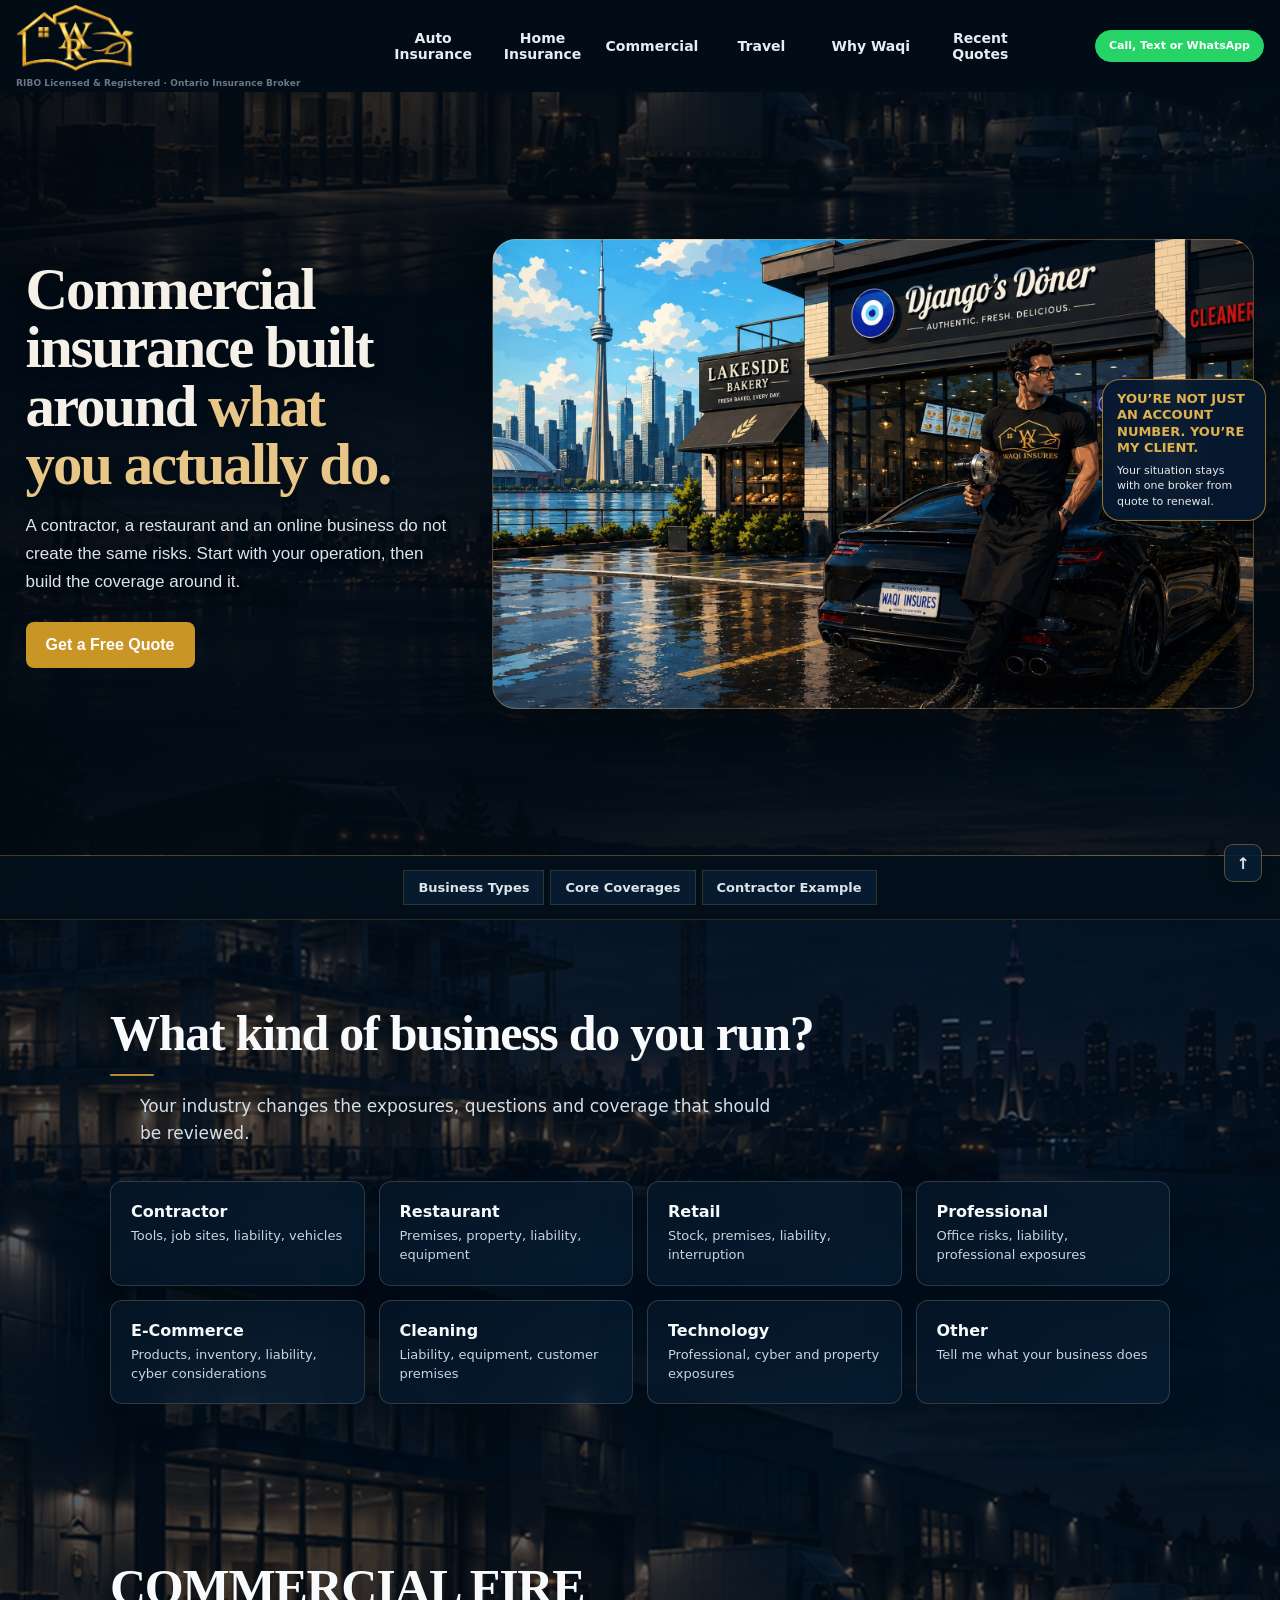
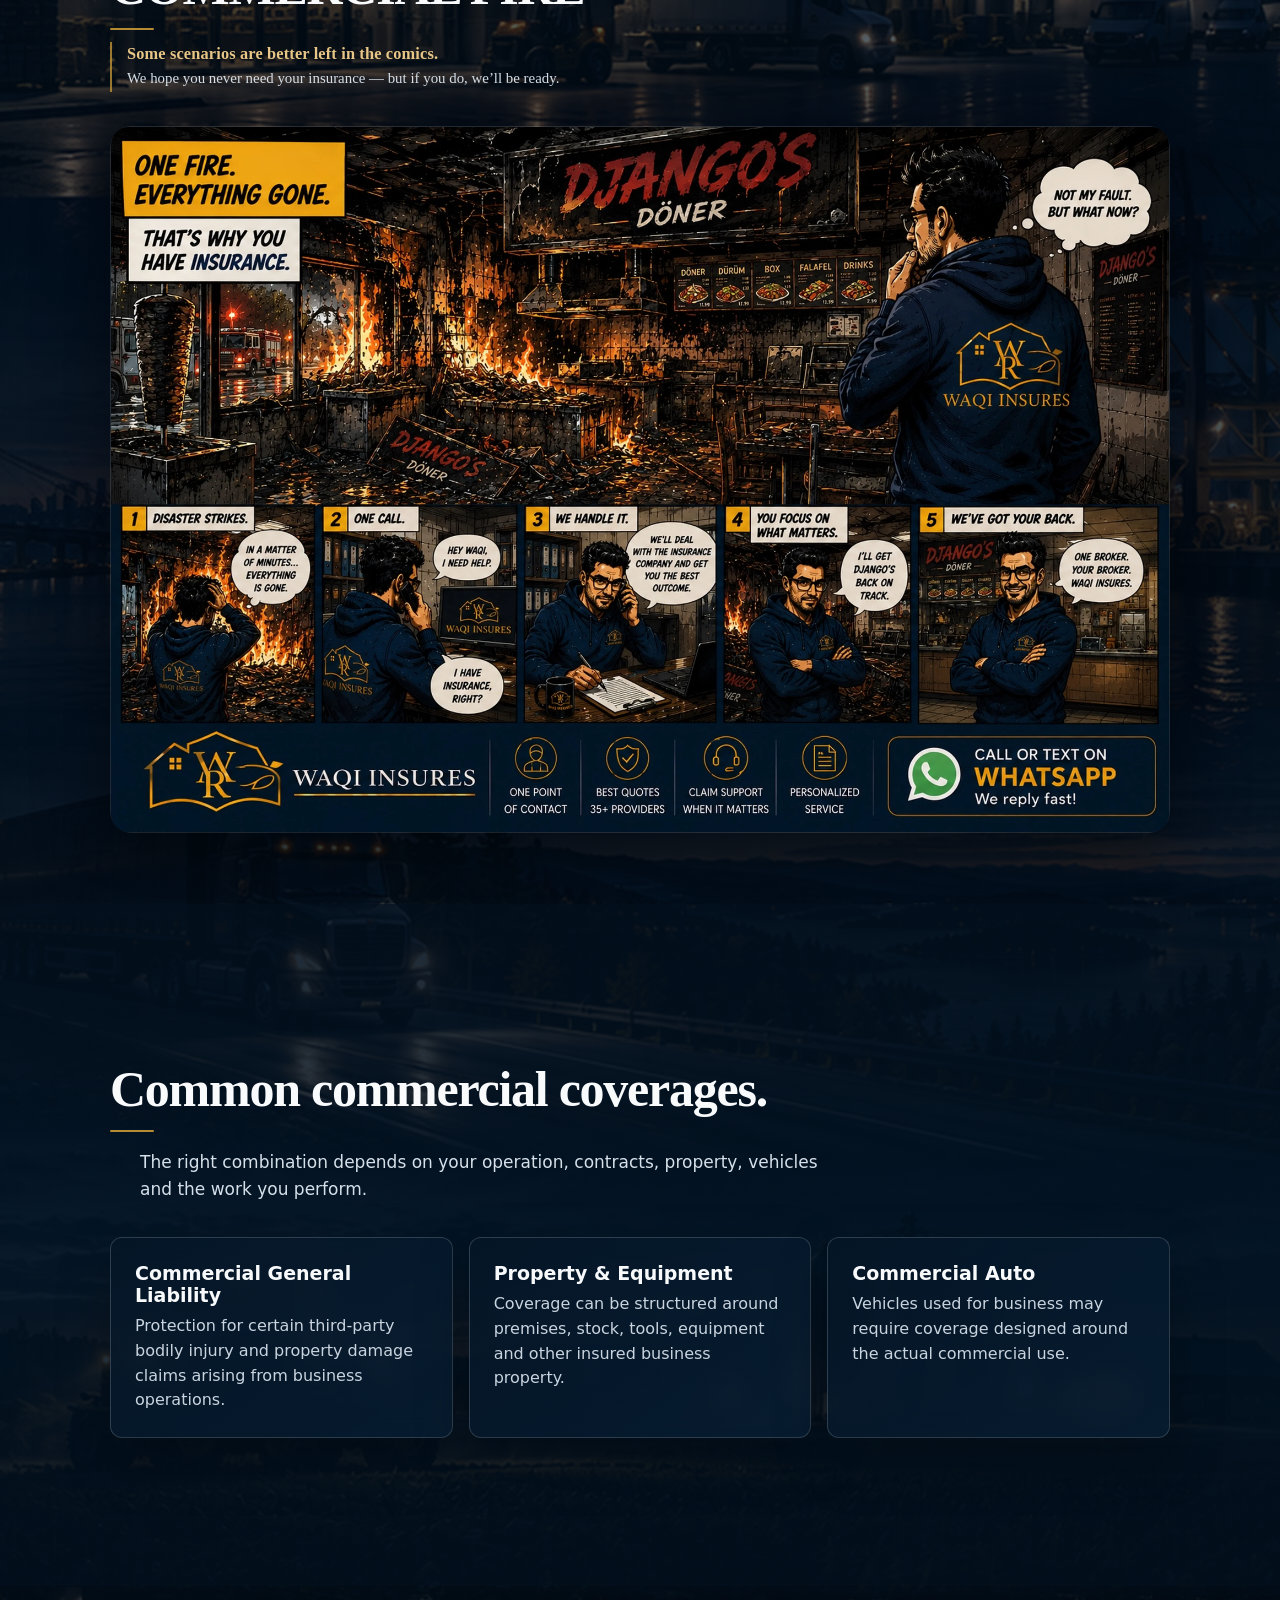
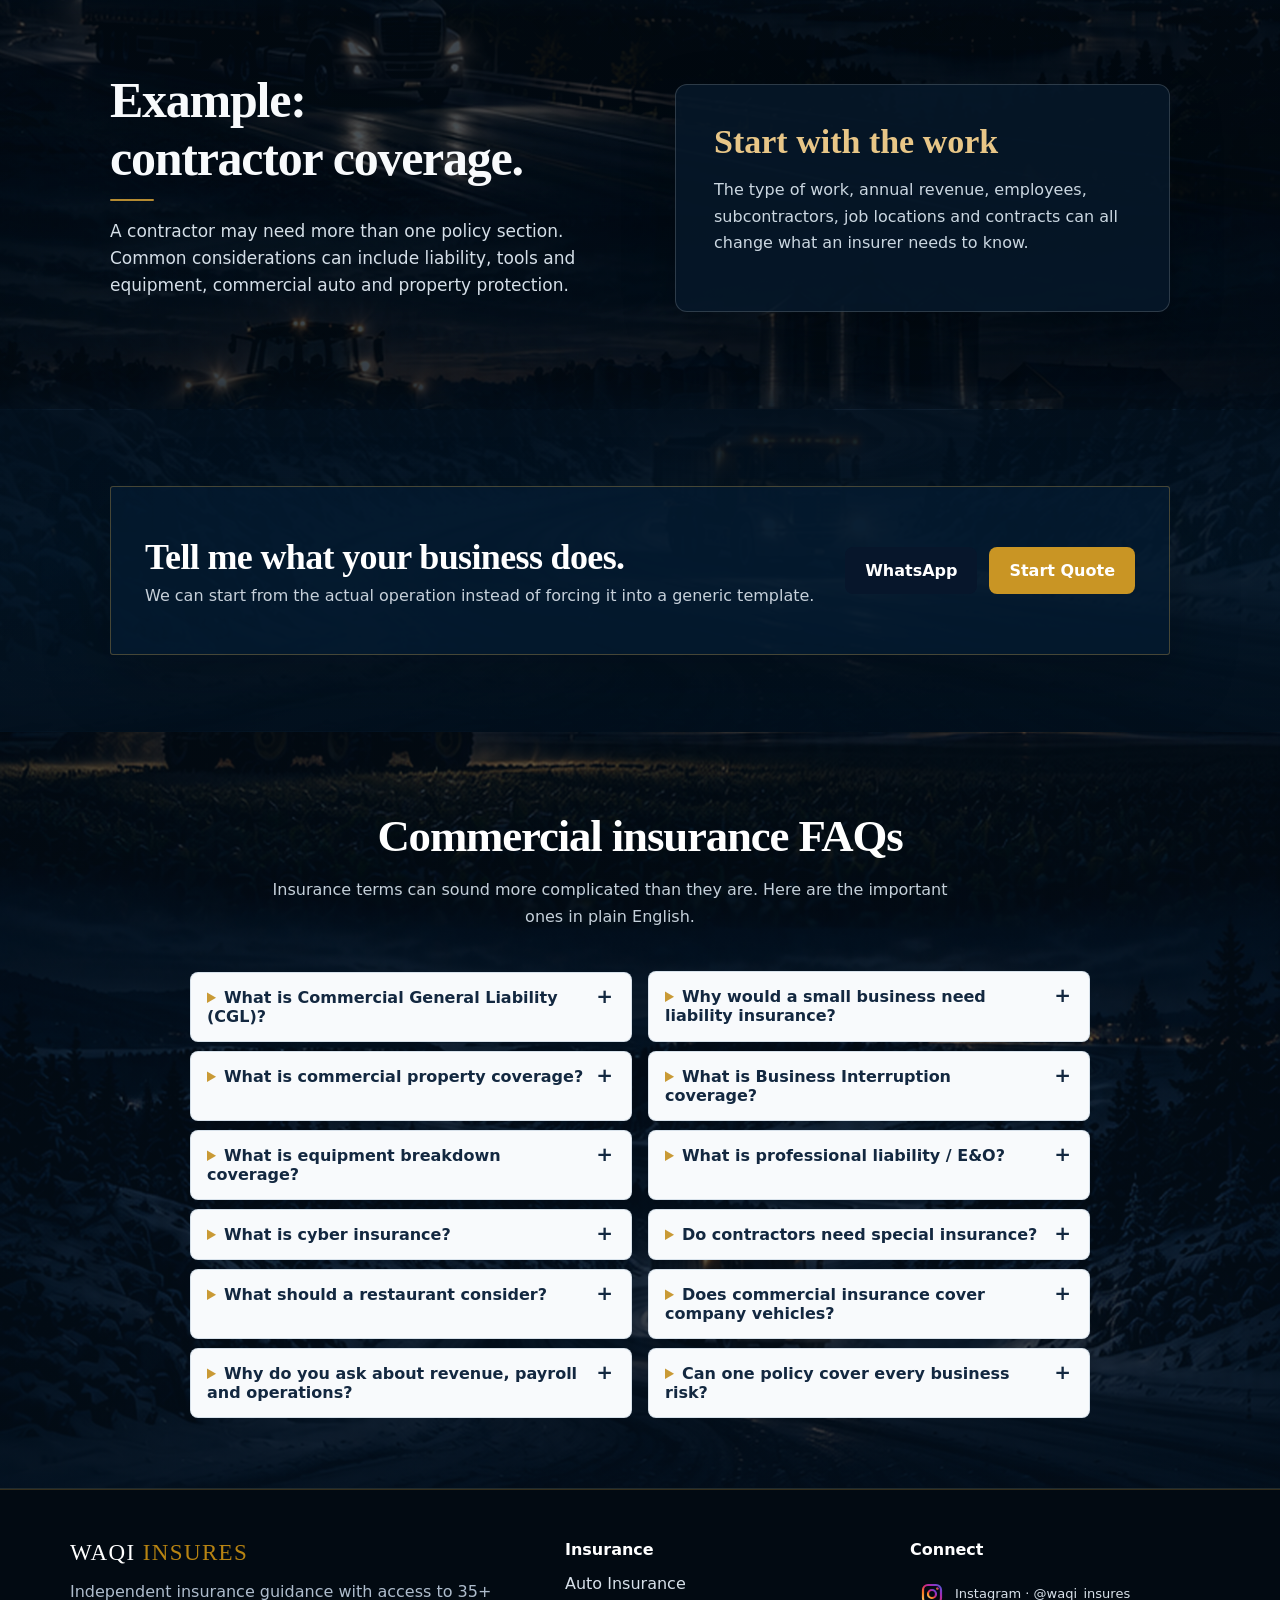
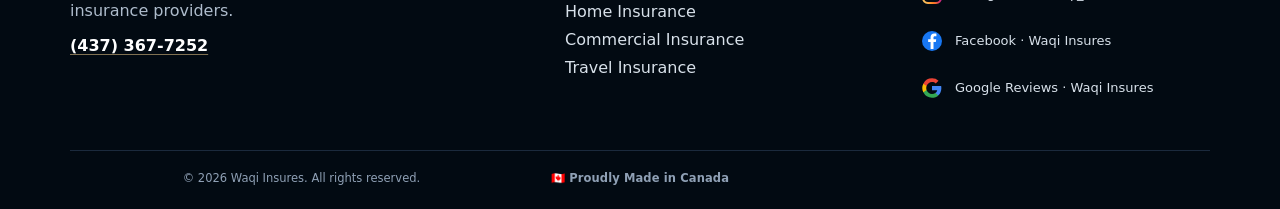
<file: commercial.html>
<!DOCTYPE html>

<html lang="en"><head><meta charset="utf-8"/><meta content="width=device-width,initial-scale=1" name="viewport"/><title>Commercial Insurance Ontario | Waqi Insures</title><link rel="canonical" href="https://waqi-insures.com/commercial.html"/><meta name="description" content="Ontario commercial insurance options for businesses with Waqi Insures. Get broker guidance and compare coverage from multiple insurance providers."/><link href="assets/css/style.css?site=quality" rel="stylesheet"/>



<link rel="preload" as="image" href="assets/images/perf-responsive/commercial-hero-mobile.webp" media="(max-width: 600px)" fetchpriority="high"/><link rel="preload" as="image" href="assets/images/perf-responsive/commercial-hero-tablet.webp" media="(min-width: 601px) and (max-width: 1100px)" fetchpriority="high"/><link rel="preload" as="image" href="assets/images/perf/commercial-hero-4k.webp" media="(min-width: 1101px)" fetchpriority="high"/><link rel="preload" as="image" href="assets/images/perf-responsive/commercial-scene-mobile.webp" media="(max-width: 600px)" fetchpriority="high"/><link rel="preload" as="image" href="assets/images/perf-responsive/commercial-scene-tablet.webp" media="(min-width: 601px) and (max-width: 1100px)" fetchpriority="high"/><link rel="preload" as="image" href="assets/images/perf/commercial-scene-4k.webp" media="(min-width: 1101px)" fetchpriority="high"/><link rel="preload" as="image" href="assets/images/perf-responsive/comic-commercial-mobile.webp" media="(max-width: 600px)" fetchpriority="low"/><link rel="preload" as="image" href="assets/images/perf-responsive/comic-commercial-tablet.webp" media="(min-width: 601px) and (max-width: 1100px)" fetchpriority="low"/><link rel="preload" as="image" href="assets/images/perf/comic-commercial-4k.webp" media="(min-width: 1101px)" fetchpriority="low"/><link rel="icon" type="image/x-icon" href="assets/favicon/favicon.ico?v=2"/>
<link rel="icon" type="image/png" sizes="32x32" href="assets/favicon/favicon-32x32.png?v=2"/>
<link rel="icon" type="image/png" sizes="48x48" href="assets/favicon/favicon-48x48.png?v=2"/>
<link rel="apple-touch-icon" sizes="180x180" href="assets/favicon/apple-touch-icon.png?v=2"/>
</head><body id="top" class="page-commercial">
<header><div class="wrap nav">
<a class="brand" href="index.html"><img alt="Waqi Insures" class="brand-logo" src="assets/images/perf-responsive/waqi-gold-symbol-ui.png" width="512" height="285" decoding="sync" fetchpriority="high"/><span class="header-brand-credential">RIBO Licensed &amp; Registered · Ontario Insurance Broker</span></a>
<nav class="links"><a href="auto.html">Auto Insurance </a><a href="home.html">Home Insurance </a><a href="commercial.html">Commercial </a><a href="travel.html">Travel </a><a href="index.html#why">Why Waqi</a><a href="recent-quotes.html">Recent Quotes</a></nav>
<div class="nav-actions"><button aria-controls="headerContactMenu" aria-haspopup="dialog" class="header-contact-trigger" type="button">Call, Text or WhatsApp</button></div><button aria-expanded="false" aria-label="Open navigation" class="mobile-menu-toggle" type="button"><span></span><span></span><span></span></button></div></header>
<nav class="waqi-mobile-service-nav" aria-label="Insurance services">
  <a href="auto.html">Auto</a>
  <a href="home.html">Home</a>
  <a href="commercial.html">Commercial</a>
  <a href="travel.html">Travel</a>
</nav>

<main>
<section class="pagehero pagehero-commercial waqi-fullbleed-hero waqi-product-split" data-page="commercial" style="--hero-bg:url('../images/perf/commercial-hero-4k.webp')">
<div class="wrap">
<div class="product-hero-copy"><h1>Commercial insurance built around <span>what you actually do.</span></h1>
<p>A contractor, a restaurant and an online business do not create the same risks. Start with your operation, then build the coverage around it.</p>
<div class="hero-actions"><a class="btn btn-gold" href="commercial-quote.html">Get a Free Quote</a></div></div><div class="product-hero-media" aria-hidden="true"></div>
</div>
</section><nav aria-label="Commercial insurance sections" class="page-subnav">
<a href="#business-types">Business Types</a>
<a href="#commercial-coverages">Core Coverages</a>
<a href="#contractor-example">Contractor Example</a>
</nav>
<section id="business-types">
<div class="wrap">
<div class="section-head leftish">
<h2>What kind of business do you run?</h2>
<p>Your industry changes the exposures, questions and coverage that should be reviewed.</p>
</div>
<div class="business-type-grid">
<a class="business-type" href="#contractor-example"><strong>Contractor</strong><span>Tools, job sites, liability, vehicles</span></a>
<a class="business-type" href="#commercial-coverages"><strong>Restaurant</strong><span>Premises, property, liability, equipment</span></a>
<a class="business-type" href="#commercial-coverages"><strong>Retail</strong><span>Stock, premises, liability, interruption</span></a>
<a class="business-type" href="#commercial-coverages"><strong>Professional</strong><span>Office risks, liability, professional exposures</span></a>
<a class="business-type" href="#commercial-coverages"><strong>E-Commerce</strong><span>Products, inventory, liability, cyber considerations</span></a>
<a class="business-type" href="#commercial-coverages"><strong>Cleaning</strong><span>Liability, equipment, customer premises</span></a>
<a class="business-type" href="#commercial-coverages"><strong>Technology</strong><span>Professional, cyber and property exposures</span></a>
<a class="business-type" href="https://wa.me/14373677252"><strong>Other</strong><span>Tell me what your business does</span></a>
</div>
</div>
</section><section class="story-section"><div class="wrap"><div class="section-head leftish"><h2>COMMERCIAL FIRE</h2><div class="comic-editorial-note"><span class="comic-note-title">Some scenarios are better left in the comics.</span><p class="comic-note-copy">We hope you never need your insurance — but if you do, we’ll be ready.</p></div></div><article class="comic-situation-card approved-comic-only"><img alt="Commercial fire insurance comic" loading="eager" fetchpriority="low" src="assets/images/perf/comic-commercial-4k.webp" srcset="assets/images/perf-responsive/comic-commercial-mobile.webp 1280w, assets/images/perf-responsive/comic-commercial-tablet.webp 2048w, assets/images/perf/comic-commercial-4k.webp 3840w" sizes="(max-width: 600px) calc(100vw - 32px), (max-width: 1100px) calc(100vw - 64px), 1180px"/></article></div></section>
<section class="refresh-dark" id="commercial-coverages">
<div class="wrap dark-inner">
<div class="section-head leftish">
<h2>Common commercial coverages.</h2>
<p>The right combination depends on your operation, contracts, property, vehicles and the work you perform.</p>
</div>
<div class="refresh-grid">
<article class="refresh-card"><h3>Commercial General Liability</h3><p>Protection for certain third-party bodily injury and property damage claims arising from business operations.</p></article>
<article class="refresh-card"><h3>Property &amp; Equipment</h3><p>Coverage can be structured around premises, stock, tools, equipment and other insured business property.</p></article>
<article class="refresh-card"><h3>Commercial Auto</h3><p>Vehicles used for business may require coverage designed around the actual commercial use.</p></article>
</div>
</div>
</section>
<section id="contractor-example">
<div class="wrap split">
<div><div class="section-head leftish"><h2>Example: contractor coverage.</h2><p>A contractor may need more than one policy section. Common considerations can include liability, tools and equipment, commercial auto and property protection.</p></div></div>
<div class="panel calm-panel"><h3>Start with the work</h3><p>The type of work, annual revenue, employees, subcontractors, job locations and contracts can all change what an insurer needs to know.</p></div>
</div>
</section>
<section class="quote"><div class="wrap"><div class="quote-box">
<div><h2>Tell me what your business does.</h2><p>We can start from the actual operation instead of forcing it into a generic template.</p></div>
<div class="hero-actions"><a class="btn btn-dark" href="https://wa.me/14373677252">WhatsApp</a><a class="btn btn-gold" href="commercial-quote.html">Start Quote</a></div>
</div></div></section>
</main>
<section class="auto-faq expanded-faq" id="commercial-faq"><div class="wrap"><div class="auto-section-head"><h2>Commercial insurance FAQs</h2><p>Insurance terms can sound more complicated than they are. Here are the important ones in plain English.</p></div><div class="faq-grid"><details><summary>What is Commercial General Liability (CGL)?</summary><p>CGL can help protect a business against certain third-party claims for bodily injury or property damage arising from its operations, products or premises, subject to the policy.</p></details><details><summary>Why would a small business need liability insurance?</summary><p>Even a small claim involving a customer injury or damaged property can create legal and defence costs. Liability insurance transfers certain covered risks to the insurer.</p></details><details><summary>What is commercial property coverage?</summary><p>It can protect insured business property such as equipment, inventory, contents and, where applicable, the building against covered causes of loss.</p></details><details><summary>What is Business Interruption coverage?</summary><p>After an insured property loss, this can help with certain lost income and continuing expenses while operations are interrupted, subject to the policy and waiting periods.</p></details><details><summary>What is equipment breakdown coverage?</summary><p>It can cover certain sudden and accidental mechanical or electrical breakdowns of insured equipment that ordinary property coverage may not address.</p></details><details><summary>What is professional liability / E&amp;O?</summary><p>Errors &amp; Omissions coverage can protect against certain claims alleging financial loss caused by professional advice, services, errors or omissions. It is different from general liability.</p></details><details><summary>What is cyber insurance?</summary><p>Cyber coverage can help with certain costs and liabilities arising from events such as data breaches, cyberattacks or privacy incidents. The exact protection varies significantly by policy.</p></details><details><summary>Do contractors need special insurance?</summary><p>Often yes. Contractors may need CGL plus protection for tools, equipment, installation risks, vehicles or other exposures depending on the work they perform.</p></details><details><summary>What should a restaurant consider?</summary><p>Restaurants can have property, equipment, fire, food spoilage, customer liability, business interruption and other exposures. Coverage should reflect the actual operation.</p></details><details><summary>Does commercial insurance cover company vehicles?</summary><p>Not automatically. Vehicles used by a business generally require appropriate automobile coverage; the correct setup depends on ownership and use.</p></details><details><summary>Why do you ask about revenue, payroll and operations?</summary><p>Insurers use details such as what the business does, where it operates, revenue, payroll and claims history to understand exposure, determine eligibility and price the risk.</p></details><details><summary>Can one policy cover every business risk?</summary><p>Usually not. Commercial insurance is built from different coverages based on the business. The goal is to identify the exposures that actually matter instead of buying irrelevant protection.</p></details></div></div></section><footer><div class="wrap"><div class="foot">
<div><div class="brand-text footer-brand-original">WAQI <span>INSURES</span></div><p>Independent insurance guidance with access to 35+ insurance providers.</p><p class="footer-contact-compact"><button aria-controls="contactChoiceModal" aria-haspopup="dialog" class="footer-phone-action" type="button">(437) 367-7252</button></p></div>
<div><h4>Insurance</h4><a href="auto.html">Auto Insurance</a><a href="home.html">Home Insurance</a><a href="commercial.html">Commercial Insurance</a><a href="travel.html">Travel Insurance</a></div>
<div><h4>Connect</h4><a class="social-footer-link social-instagram" href="https://www.instagram.com/waqi_insures/" rel="noopener noreferrer" target="_blank"><span class="social-footer-icon"><svg aria-hidden="true" viewbox="0 0 24 24">
<defs>
<lineargradient id="igGradient" x1="0%" x2="100%" y1="100%" y2="0%">
<stop offset="0%" stop-color="#FEDA75"></stop>
<stop offset="28%" stop-color="#FA7E1E"></stop>
<stop offset="52%" stop-color="#D62976"></stop>
<stop offset="76%" stop-color="#962FBF"></stop>
<stop offset="100%" stop-color="#4F5BD5"></stop>
</lineargradient>
</defs>
<rect fill="none" height="18" rx="5" stroke="url(#igGradient)" stroke-width="2.2" width="18" x="3" y="3"></rect>
<circle cx="12" cy="12" fill="none" r="4" stroke="url(#igGradient)" stroke-width="2.2"></circle>
<circle cx="17.5" cy="6.5" fill="url(#igGradient)" r="1.3"></circle>
</svg></span><span class="social-footer-label">Instagram · @waqi_insures</span></a><a class="social-footer-link social-facebook" href="https://www.facebook.com/share/1Biza2uqSZ/?mibextid=wwXIfr" rel="noopener noreferrer" target="_blank"><span class="social-footer-icon"><svg aria-hidden="true" viewbox="0 0 24 24">
<circle cx="12" cy="12" fill="#1877F2" r="10"></circle>
<path d="M13.5 20v-7h2.35l.35-2.75H13.5V8.5c0-.8.22-1.35 1.4-1.35h1.5V4.7c-.26-.04-1.15-.11-2.18-.11-2.16 0-3.64 1.32-3.64 3.74v1.92H8.15V13h2.43v7h2.92z" fill="#FFFFFF"></path>
</svg></span><span class="social-footer-label">Facebook · Waqi Insures</span></a><span class="social-footer-link social-google"><span class="social-footer-icon"><svg aria-hidden="true" viewbox="0 0 24 24">
<path d="M21.35 12.24c0-.74-.07-1.45-.19-2.13H12v4.03h5.24a4.48 4.48 0 0 1-1.94 2.86v2.37h3.14c1.84-1.69 2.91-4.18 2.91-7.13z" fill="#4285F4"></path>
<path d="M12 21.75c2.62 0 4.82-.87 6.43-2.37l-3.14-2.37c-.87.58-1.98.92-3.29.92-2.53 0-4.67-1.71-5.44-4.01H3.32v2.45A9.72 9.72 0 0 0 12 21.75z" fill="#34A853"></path>
<path d="M6.56 13.92A5.85 5.85 0 0 1 6.25 12c0-.67.11-1.31.31-1.92V7.63H3.32A9.72 9.72 0 0 0 2.25 12c0 1.57.38 3.06 1.07 4.37l3.24-2.45z" fill="#FBBC05"></path>
<path d="M12 6.07c1.43 0 2.72.49 3.73 1.45l2.79-2.79A9.36 9.36 0 0 0 12 2.25a9.72 9.72 0 0 0-8.68 5.38l3.24 2.45C7.33 7.78 9.47 6.07 12 6.07z" fill="#EA4335"></path>
</svg></span><span class="social-footer-label">Google Reviews · Waqi Insures</span></span></div>
</div><div class="fine"><span>© 2026 Waqi Insures. All rights reserved.</span><span>🇨🇦 Proudly Made in Canada</span></div></div></footer>
<script src="assets/js/main.js"></script><aside aria-label="Personal broker promise" class="waqi-client-float"><strong>YOU’RE NOT JUST AN ACCOUNT NUMBER. YOU’RE MY CLIENT.</strong><span>Your situation stays with one broker from quote to renewal.</span></aside><div aria-hidden="true" class="contact-choice-modal" id="contactChoiceModal">
<div class="contact-choice-backdrop" data-contact-close=""></div>
<div aria-labelledby="contactChoiceTitle" aria-modal="true" class="contact-choice-card" role="dialog">
<button aria-label="Close" class="contact-choice-close" data-contact-close="" type="button">×</button>
<div class="contact-choice-kicker">CONTACT WAQI</div>
<h3 id="contactChoiceTitle">How would you like to connect?</h3>
<div class="contact-choice-actions">
<a class="contact-choice-btn whatsapp" href="https://wa.me/14373677252" rel="noopener noreferrer" target="_blank">
<span class="contact-choice-btn-icon">◉</span>
<span><strong>WhatsApp</strong><small>Message me</small></span>
</a>
<a class="contact-choice-btn call" href="tel:+14373677252">
<span class="contact-choice-btn-icon">☎</span>
<span><strong>Call</strong><small>(437) 367-7252</small></span>
</a>
</div>
</div>
</div><script>
(function(){
  const modal=document.getElementById('contactChoiceModal');
  if(!modal) return;
  const openers=document.querySelectorAll('.footer-phone-action');
  const close=()=>{modal.classList.remove('show');modal.setAttribute('aria-hidden','true');};
  const open=()=>{modal.classList.add('show');modal.setAttribute('aria-hidden','false');setTimeout(()=>modal.querySelector('.contact-choice-btn')?.focus(),0);};
  openers.forEach(btn=>btn.addEventListener('click',open));
  modal.querySelectorAll('[data-contact-close]').forEach(el=>el.addEventListener('click',close));
  document.addEventListener('keydown',e=>{if(e.key==='Escape'&&modal.classList.contains('show')) close();});
})();
</script><div aria-hidden="true" class="header-contact-menu" id="headerContactMenu">
<div class="header-contact-backdrop" data-header-contact-close=""></div>
<div aria-labelledby="headerContactTitle" aria-modal="true" class="header-contact-card" role="dialog">
<button aria-label="Close" class="header-contact-close" data-header-contact-close="" type="button">×</button>
<div class="header-contact-kicker">CONTACT WAQI</div>
<h3 id="headerContactTitle">How would you like to connect?</h3>
<div class="header-contact-options">
<a class="header-contact-option call" href="tel:+14373677252">
<span class="header-contact-icon">☎</span>
<span><strong>Call</strong><small>(437) 367-7252</small></span>
</a>
<a class="header-contact-option text" href="sms:+14373677252">
<span class="header-contact-icon">✉</span>
<span><strong>Text</strong><small>Send an SMS</small></span>
</a>
<a class="header-contact-option whatsapp" href="https://wa.me/14373677252" rel="noopener noreferrer" target="_blank">
<span class="header-contact-icon">◉</span>
<span><strong>WhatsApp</strong><small>Message me</small></span>
</a>
</div>
</div>
</div><script>
(function(){
  const modal=document.getElementById('headerContactMenu');
  if(!modal) return;
  const open=()=>{
    modal.classList.add('show');
    modal.setAttribute('aria-hidden','false');
    document.body.classList.add('header-contact-open');
  };
  const close=()=>{
    modal.classList.remove('show');
    modal.setAttribute('aria-hidden','true');
    document.body.classList.remove('header-contact-open');
  };
  document.addEventListener('click',function(e){
    const trigger=e.target.closest('.header-contact-trigger');
    if(trigger){ e.preventDefault(); e.stopPropagation(); open(); return; }
    if(e.target.closest('[data-header-contact-close]')){ e.preventDefault(); close(); }
  }, true);
  document.addEventListener('keydown',e=>{if(e.key==='Escape'&&modal.classList.contains('show'))close();});
})();
</script><script id="waqi-image-protection">
(function(){
  const isProtectedImage = el => el && (el.tagName === 'IMG' || el.closest?.('picture, .comic-section, .why-partner-showcase, .waqi-fullbleed-hero'));
  document.addEventListener('contextmenu', function(e){
    if(isProtectedImage(e.target)){ e.preventDefault(); }
  }, {capture:true});
  document.addEventListener('dragstart', function(e){
    if(isProtectedImage(e.target)){ e.preventDefault(); }
  }, {capture:true});
})();
</script>
<script id="waqi-mobile-float-footer-guard">
(function(){
  const mq=window.matchMedia('(max-width:600px)');
  const card=document.querySelector('.waqi-client-float');
  const footer=document.querySelector('footer');
  if(!card||!footer) return;
  function update(){
    if(!mq.matches){
      card.classList.remove('mobile-near-footer');
      return;
    }
    const r=footer.getBoundingClientRect();
    /* Move card to top once footer enters the lower ~38% of viewport. */
    const near=r.top < window.innerHeight*0.72;
    card.classList.toggle('mobile-near-footer',near);
  }
  update();
  window.addEventListener('scroll',update,{passive:true});
  window.addEventListener('resize',update,{passive:true});
  if(mq.addEventListener) mq.addEventListener('change',update);
})();
</script>
<script id="waqi-mobile-nav-script">
(function(){
  const header=document.querySelector('header');
  const btn=document.querySelector('.mobile-menu-toggle');
  if(!header||!btn) return;
  btn.addEventListener('click',function(){
    const open=header.classList.toggle('mobile-nav-open');
    btn.setAttribute('aria-expanded',open?'true':'false');
    btn.setAttribute('aria-label',open?'Close navigation':'Open navigation');
  });
  header.querySelectorAll('.links a').forEach(a=>a.addEventListener('click',()=>{
    header.classList.remove('mobile-nav-open');
    btn.setAttribute('aria-expanded','false');
  }));
})();
</script>
<a aria-label="Back to top" class="waqi-back-top" href="#top">↑</a>
<style>
.waqi-back-top{position:fixed;right:18px;bottom:18px;z-index:9000;width:38px;height:38px;
display:flex;align-items:center;justify-content:center;border:1px solid rgba(200,155,60,.5);
border-radius:9px;background:#071D34;color:#fff;text-decoration:none;font-weight:700;
box-shadow:0 5px 16px rgba(0,0,0,.12);opacity:.88}
.waqi-back-top:hover{opacity:1}
@media(max-width:600px){.waqi-back-top{right:12px;bottom:12px;width:34px;height:34px;border-radius:8px}}
</style>
</body></html>
</file>
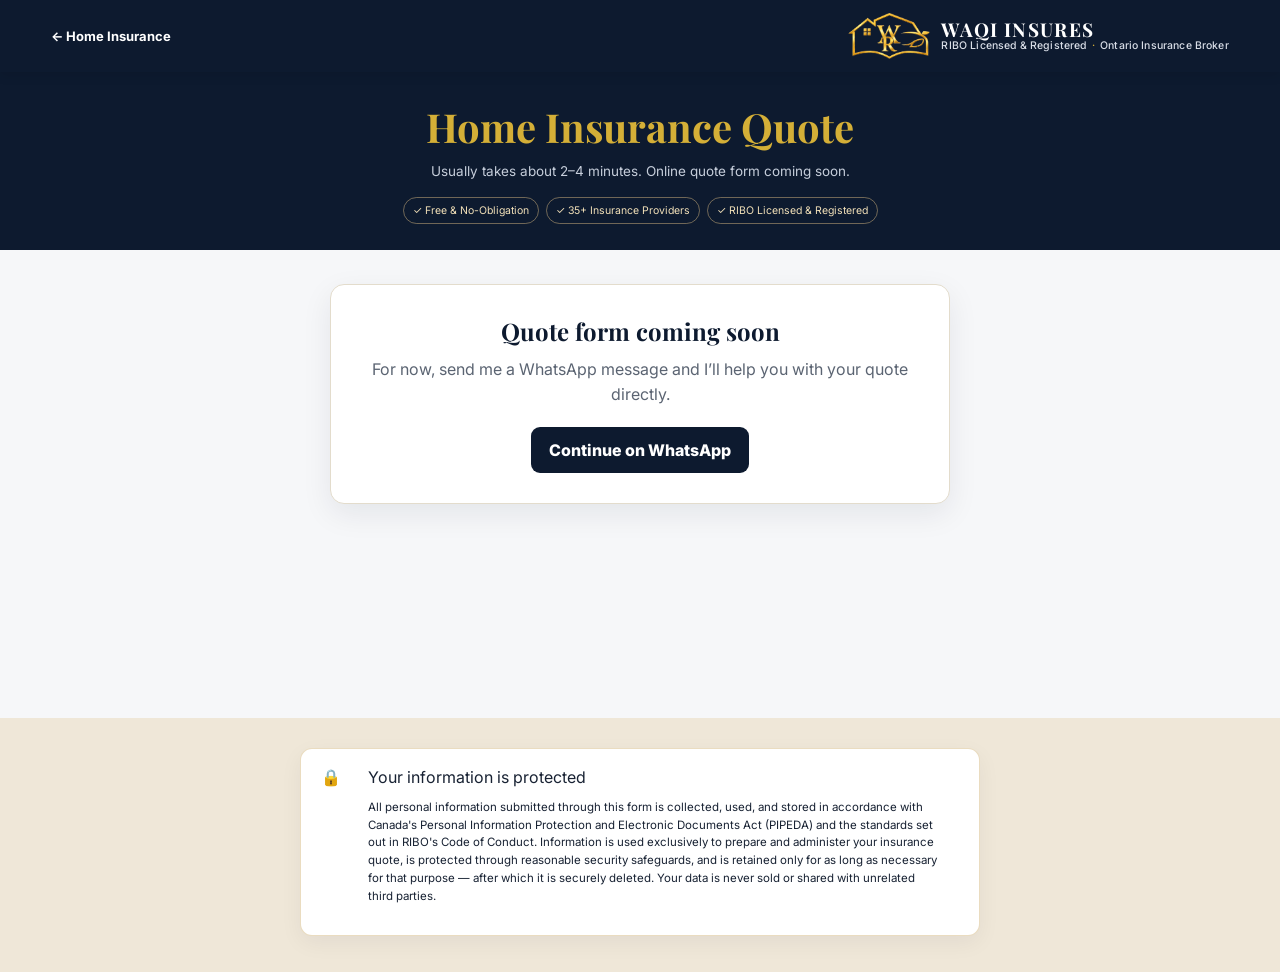
<file: home-quote.html>
<!DOCTYPE html>

<html lang="en">
<head>
<meta charset="utf-8"/>
<meta content="width=device-width, initial-scale=1.0" name="viewport"/>
<title>WAQI Insures — Home Insurance Quote Request</title><meta name="robots" content="noindex,follow"/>
<link href="https://fonts.googleapis.com" rel="preconnect"/>
<link href="https://fonts.googleapis.com/css2?family=Playfair+Display:ital,wght@0,500;0,600;0,700;1,500&amp;family=Inter:wght@400;500;600;700&amp;display=swap" rel="stylesheet"/>
<style>
  :root{
    --cream:#EDE4D6;
    --cream-deep:#EFE7D8;
    --navy:#0D1A2F;
    --navy-soft:#1C2E48;
    --gold:#B98B2E;
    --gold-light:#E8C687;
    --gold-pale:#F1D9A3;
    --ink:#182233;
    --slate:#5B6472;
    --line:#E3DCCC;
    --card:#FFFFFF;
    --error:#A6362C;
    --radius:12px;
  }
  *{box-sizing:border-box;}
  html{scroll-behavior:smooth;}
  body{
    margin:0;
    background:var(--cream-deep);
    color:var(--ink);
    font-family:'Inter', -apple-system, BlinkMacSystemFont, Arial, sans-serif;
  }
  .serif{font-family:'Playfair Display', Georgia, serif;}

  /* ===== HEADER ===== */
  .letterhead{
    background:#EDE4D6;
    padding:0;
  }
  .letterhead-banner{
    max-width:1100px;
    margin:0 auto;
    position:relative;
    display:block;
  }
  .letterhead-banner img{
    display:block;
    width:100%;
    height:auto;
  }
  .letterhead-banner a{
    position:absolute;
    top:0;
    height:82%;
    display:block;
  }
  .letterhead-banner a.waqi-zone{
    left:0;
    width:53%;
  }
  .letterhead-banner a.wellcare-zone{
    right:0;
    width:47%;
  }

  /* ===== HERO ===== */
  .hero{
    background:var(--navy);
    padding:46px 6vw 56px;
    text-align:center;
    position:relative;
  }
  .hero .eyebrow{
    color:var(--gold-light);
    text-transform:uppercase;
    letter-spacing:.22em;
    font-size:11.5px;
    font-weight:600;
    margin:0 0 14px;
  }
  .hero h1{
    color:#fff;
    font-size:clamp(28px, 4.4vw, 42px);
    font-weight:600;
    margin:0 0 14px;
    line-height:1.2;
  }
  .hero h1 em{
    font-style:italic;
    color:var(--gold-light);
  }
  .hero p{
    color:#C6CEDB;
    max-width:52ch;
    margin:0 auto;
    font-size:15px;
    line-height:1.6;
  }

  /* ===== PROGRESS ===== */
  .progress-wrap{
    max-width:720px;
    margin:0 auto;
    padding:26px 6vw 0;
  }
  .progress{
    display:flex;
    gap:6px;
  }
  .progress div{height:5px;
    height:3px;
    flex:1;
    background:var(--line);
    border-radius:2px;
    overflow:hidden;
  }
  .progress div span{
    display:block;
    height:100%;
    width:0%;
    background:linear-gradient(90deg, var(--gold), var(--navy));
    transition:width .35s ease;
  }
  .progress-label{
    display:flex;
    justify-content:space-between;
    font-size:12px;
    color:var(--slate);
    margin:10px 0 0;
    letter-spacing:.02em;
  }
  .progress-label .step-name{font-weight:600; color:var(--navy);}

  /* ===== MAIN ===== */
  .wrap{
    max-width:720px;
    margin:0 auto;
    padding:24px 6vw 90px;
  }

  .card{
    background:var(--card);
    border:1px solid var(--line);
    border-radius:var(--radius);
    padding:30px 28px;
    margin-bottom:22px;
    box-shadow:0 2px 14px rgba(13,26,47,0.04);
  }
  .card-head{
    display:flex;
    align-items:baseline;
    gap:10px;
    margin-bottom:6px;
  }
  .card-head .tag{
    font-size:11px;
    font-weight:700;
    letter-spacing:.14em;
    text-transform:uppercase;
    color:var(--gold);
  }
  .card h2{
    font-size:21px;
    margin:2px 0 4px;
    color:var(--navy);
    font-weight:600;
  }
  .card p.hint{
    margin:0 0 22px;
    color:var(--slate);
    font-size:13.5px;
  }

  .grid{
    display:grid;
    grid-template-columns:1fr 1fr;
    gap:18px;
  }
  .grid.single{grid-template-columns:1fr;}
  .field{
    display:flex;
    flex-direction:column;
    gap:6px;
  }
  .field.full{grid-column:1/-1;}
  label{
    font-size:13px;
    font-weight:600;
    color:var(--ink);
  }
  label .opt{
    font-weight:400;
    color:var(--slate);
    font-size:12px;
  }
  input, select, textarea{
    border:1px solid var(--line);
    border-radius:7px;
    padding:11px 13px;
    font-size:14px;
    font-family:inherit;
    color:var(--ink);
    background:#FCFAF6;
    width:100%;
  }
  input:focus, select:focus, textarea:focus{
    outline:2px solid var(--gold);
    outline-offset:1px;
    border-color:var(--gold);
    background:#fff;
  }
  textarea{resize:vertical; min-height:64px;}

  fieldset{
    border:none;
    padding:0;
    margin:0;
    display:flex;
    flex-direction:column;
    gap:8px;
  }
  legend{
    font-size:13px;
    font-weight:600;
    padding:0 0 6px;
    color:var(--ink);
  }
  .choice-row{
    display:flex;
    flex-wrap:wrap;
    gap:10px;
  }
  .choice{
    position:relative;
  }
  .choice input{
    position:absolute;
    opacity:0;
    width:100%;height:100%;
    margin:0;
    cursor:pointer;
  }
  .choice span{
    display:inline-flex;
    align-items:center;
    gap:7px;
    padding:9px 16px;
    border:1px solid var(--line);
    border-radius:999px;
    font-size:13.5px;
    color:var(--slate);
    background:#FCFAF6;
    transition:all .15s ease;
  }
  .choice input:checked + span{
    background:var(--navy);
    border-color:var(--navy);
    color:#fff;
  }
  .choice input:focus-visible + span{
    outline:2px solid var(--gold);
    outline-offset:2px;
  }

  .conditional{
    margin-top:2px;
    padding-left:2px;
    display:none;
  }
  .conditional.show{display:flex; flex-direction:column; gap:6px;}

  .helper-note{margin:10px 0 16px;
    background:var(--cream);
    border:1px solid var(--gold-pale);
    border-radius:8px;
    padding:12px 14px;
    font-size:12.5px;
    color:var(--navy-soft);
    line-height:1.5;
    display:flex;
    gap:10px;
    align-items:flex-start;
  }
  .helper-note .ico{
    flex-shrink:0;
    width:18px;height:18px;
    border-radius:50%;
    background:var(--gold);
    color:#fff;
    font-size:11px;
    font-weight:700;
    display:flex;align-items:center;justify-content:center;
    margin-top:1px;
  }

  .nav-buttons{
    display:flex;
    justify-content:space-between;
    align-items:center;
    margin-top:6px;
  }
  button.primary, button.next{
    background:var(--navy);
    color:#fff;
    border:none;
    padding:13px 26px;
    border-radius:8px;
    font-size:14px;
    font-weight:700;
    cursor:pointer;
    letter-spacing:.01em;
    transition:background .15s ease, transform .15s ease;
  }
  button.primary:hover, button.next:hover{background:#16233a;}
  button.primary:active, button.next:active{transform:scale(.98);}
  button.ghost{
    background:none;
    border:1px solid var(--line);
    color:var(--slate);
    padding:13px 22px;
    border-radius:8px;
    font-size:14px;
    cursor:pointer;
  }
  button.ghost:hover{background:#F2EDE2;}

  .step{display:none;}
  .step.active{display:block; animation:fadeIn .35s ease;}
  @keyframes fadeIn{
    from{opacity:0; transform:translateY(6px);}
    to{opacity:1; transform:translateY(0);}
  }

  .required:after{
    content:" *";
    color:var(--gold);
  }

  /* ===== CONFIRM ===== */
  .confirm{
    text-align:center;
    padding:70px 20px;
  }
  .confirm .check{
    width:60px;height:60px;
    border-radius:50%;
    background:var(--navy);
    color:var(--gold-light);
    display:flex;align-items:center;justify-content:center;
    margin:0 auto 22px;
    font-size:28px;
  }
  .confirm h2{font-size:26px; margin-bottom:10px; color:var(--navy);}
  .confirm p{color:var(--slate); max-width:44ch; margin:0 auto; line-height:1.6;}
  .confirm .home-btn{
    display:inline-flex;
    align-items:center;
    justify-content:center;
    margin-top:26px;
    background:var(--navy);
    color:#fff;
    text-decoration:none;
    padding:13px 28px;
    border-radius:8px;
    font-size:14px;
    font-weight:700;
    transition:background .15s ease, transform .15s ease;
  }
  .confirm .home-btn:hover{background:#16233a;}
  .confirm .home-btn:active{transform:scale(.98);}

  /* ===== FOOTER ===== */
  .footer{
    background:var(--navy);
    color:#B7C0D0;
    padding:40px 6vw 30px;
  }
  .footer-inner{
    max-width:1100px;
    margin:0 auto;
    display:flex;
    justify-content:space-between;
    gap:30px;
    flex-wrap:wrap;
  }
  .footer-brand{
    display:flex;
    align-items:center;
    gap:14px;
  }
  .footer-brand img{height:40px; width:auto; border-radius:4px;}
  .footer-brand-text .name{
    color:#fff;
    font-weight:700;
    font-size:15px;
  }
  .footer-brand-text .role{
    font-size:12px;
    color:#8D97AA;
  }
  .footer-links{
    display:flex;
    gap:26px;
    flex-wrap:wrap;
    align-items:center;
  }
  .footer-links a{
    color:#B7C0D0;
    text-decoration:none;
    font-size:13px;
    display:flex;
    align-items:center;
    gap:6px;
    transition:color .15s ease;
  }
  .footer-links a:hover{color:var(--gold-light);}
  .footer-bottom{
    max-width:1100px;
    margin:26px auto 0;
    padding-top:20px;
    border-top:1px solid #263952;
    font-size:11.5px;
    color:#79839A;
    line-height:1.6;
  }

  .social-links{
    display:grid;
    grid-template-columns:repeat(3,minmax(145px,1fr));
    gap:10px;
    width:min(100%,560px);
  }
  .social-link{
    display:flex!important;
    align-items:center!important;
    gap:10px!important;
    padding:11px 13px;
    border:1px solid #2A3E5C;
    border-radius:9px;
    background:#132441;
    color:#fff!important;
    text-decoration:none!important;
    min-height:54px;
    transition:transform .15s ease,border-color .15s ease,background .15s ease;
  }
  .social-link:hover{
    transform:translateY(-2px);
    border-color:var(--gold);
    background:#172A49;
  }
  .social-icon{
    width:30px;
    height:30px;
    display:flex;
    align-items:center;
    justify-content:center;
    flex:0 0 30px;
  }
  .social-icon svg{display:block;width:30px;height:30px;}
  .social-icon.google{background:#fff;border-radius:8px;padding:5px;}
  .social-icon.google svg{width:20px;height:20px;}
  .social-copy{display:flex;flex-direction:column;line-height:1.2;}
  .social-copy strong{font-size:12.5px;color:#fff;}
  .social-copy span{font-size:10.5px;color:#9AA6BA;margin-top:3px;}
  @media (max-width:760px){
    .social-links{grid-template-columns:1fr; width:100%;}
    .footer-inner{align-items:stretch;}
  }

  .footer-badge{
    display:inline-flex;
    align-items:center;
    gap:6px;
    background:#132441;
    border:1px solid #2A3E5C;
    padding:4px 10px;
    border-radius:999px;
    font-size:11px;
    color:var(--gold-light);
    margin-right:10px;
  }

  /* ===== CHOICE SECTION ===== */
  .choices-wrap{
    max-width:920px;
    margin:0 auto;
    padding:52px 6vw 70px;
  }
  .choices-heading{
    text-align:center;
    margin-bottom:36px;
  }
  .choices-heading h2{
    font-size:24px;
    color:var(--navy);
    margin:0 0 8px;
    font-weight:600;
  }
  .choices-heading p{
    color:var(--slate);
    font-size:14.5px;
    margin:0;
  }
  .choices-grid{
    display:grid;
    grid-template-columns:1fr 1fr;
    gap:24px;
  }
  .choice-card{
    background:var(--card);
    border:1px solid var(--line);
    border-radius:var(--radius);
    padding:36px 30px;
    text-align:center;
    display:flex;
    flex-direction:column;
    align-items:center;
    box-shadow:0 2px 14px rgba(13,26,47,0.05);
    transition:transform .2s ease, box-shadow .2s ease;
    position:relative;
  }
  .choice-card.featured{
    border:1px solid var(--gold);
    box-shadow:0 4px 22px rgba(185,139,46,0.14);
  }
  .badge-pulse{
    position:absolute;
    top:14px;
    right:14px;
    background:linear-gradient(90deg, var(--gold), #D4A54A);
    color:#fff;
    font-size:11px;
    font-weight:700;
    padding:5px 12px;
    border-radius:999px;
    letter-spacing:.01em;
    box-shadow:0 2px 8px rgba(185,139,46,0.35);
    white-space:nowrap;
    overflow:hidden;
  }
  .badge-pulse::after{
    content:"";
    position:absolute;
    top:0;
    left:-60%;
    width:40%;
    height:100%;
    background:linear-gradient(120deg, transparent, rgba(255,255,255,0.55), transparent);
    animation:badgeShimmer 3s ease-in-out infinite;
  }
  @keyframes badgeShimmer{
    0%{ left:-60%; }
    45%{ left:130%; }
    100%{ left:130%; }
  }
  .choice-card:hover{
    transform:translateY(-3px);
    box-shadow:0 8px 24px rgba(13,26,47,0.09);
  }
  .choice-icon{
    width:64px;
    height:64px;
    border-radius:50%;
    display:flex;
    align-items:center;
    justify-content:center;
    font-size:30px;
    margin-bottom:18px;
  }
  .choice-icon.whatsapp{ background:#E7F9EE; }
  .choice-icon.form{ background:var(--gold-pale); }
  .choice-card h3{
    font-size:19px;
    color:var(--navy);
    margin:0 0 10px;
    font-weight:600;
  }
  .choice-card p{
    color:var(--slate);
    font-size:13.5px;
    line-height:1.6;
    margin:0 0 26px;
    flex-grow:1;
  }
  .choice-btn{
    display:inline-flex;
    align-items:center;
    gap:8px;
    padding:13px 28px;
    border-radius:8px;
    font-size:14px;
    font-weight:700;
    text-decoration:none;
    transition:opacity .15s ease;
    border:none;
    cursor:pointer;
    font-family:inherit;
  }
  .choice-btn:hover{opacity:.88;}
  .choice-btn.whatsapp{ background:#25D366; color:#fff; }
  .choice-btn.form{ background:var(--navy); color:#fff; }
  .trust-note{
    max-width:640px;
    margin:40px auto 0;
    text-align:center;
    font-size:12.5px;
    color:var(--slate);
    line-height:1.6;
  }

  .vehicle-block{
    border-top:1px solid var(--line);
    padding-top:24px;
    margin-top:24px;
  }
  .vehicle-block:first-child{
    border-top:none;
    padding-top:0;
    margin-top:0;
  }
  .vehicle-block-head{
    display:flex;
    justify-content:space-between;
    align-items:center;
    gap:14px;
    margin-bottom:18px;
  }
  .vehicle-block-title{
    margin:0;
    color:var(--navy);
    font-size:16px;
    font-weight:700;
  }
  .remove-vehicle{
    display:none;
    background:none;
    border:1px solid var(--line);
    color:var(--error);
    padding:8px 12px;
    border-radius:7px;
    font-family:inherit;
    font-size:12.5px;
    font-weight:600;
    cursor:pointer;
  }
  .remove-vehicle:hover{background:#FFF6F4;}
  .vehicle-block:not(:first-child) .remove-vehicle{display:inline-flex;}
  .add-vehicle-row{
    margin-top:24px;
    display:flex;
    justify-content:center;
  }
  .add-vehicle{
    background:#FCFAF6;
    border:1px solid var(--gold);
    color:var(--navy);
    padding:12px 20px;
    border-radius:8px;
    font-family:inherit;
    font-size:13.5px;
    font-weight:700;
    cursor:pointer;
  }
  .add-vehicle:hover{background:var(--cream);}


  .benefits-grid-three{
    grid-template-columns:repeat(3,minmax(0,1fr));
  }

  @media (max-width:640px){
    .benefits-grid-three{grid-template-columns:1fr;}
    .coverage-options,.benefits-grid{grid-template-columns:1fr;}
    .grid{grid-template-columns:1fr;}
    .letterhead-inner{justify-content:center; text-align:center;}
    .footer-inner{flex-direction:column; align-items:flex-start;}
    .choices-grid{grid-template-columns:1fr; gap:14px;}
    .choice-card{padding:24px 20px;}
    .choice-icon{width:52px; height:52px; font-size:24px; margin-bottom:14px;}
    .choice-card h3{font-size:17px; margin-bottom:8px;}
    .choice-card p{font-size:13px; margin-bottom:18px; line-height:1.5;}
    .choice-btn{padding:12px 20px; font-size:13.5px; width:100%; justify-content:center;}
    .badge-pulse{top:10px; right:10px; font-size:10px; padding:4px 10px;}

    .hero{padding:24px 6vw 28px;}
    .hero p{font-size:13px;}
    .choices-wrap{padding:22px 6vw 36px;}
    .choices-heading{margin-bottom:16px;}
    .choices-heading h2{font-size:18px;}
    .choices-heading p{font-size:12px;}
    .choice-card{padding:18px 16px;}
    .choice-icon{width:40px; height:40px; font-size:19px; margin-bottom:10px;}
    .choice-card h3{font-size:14px; margin-bottom:5px;}
    .choice-card p{font-size:11px; margin-bottom:12px; line-height:1.4;}
    .choice-btn{padding:10px 16px; font-size:12.5px;}
  }

  .invalid-field input, .invalid-field select, .invalid-field textarea,
  fieldset.invalid-field .choice span{border-color:var(--error)!important; background:#FFF7F6;}
  .invalid-field label, fieldset.invalid-field legend{color:var(--error)!important;}
  .field-error{font-size:12px;color:var(--error);margin-top:2px;display:none;}
  .invalid-field > .field-error, fieldset.invalid-field + .field-error{display:block;}
  .info-inline{font-size:12.5px;color:var(--navy-soft);line-height:1.5;background:#F8F3E9;border-left:3px solid var(--gold);padding:9px 11px;border-radius:4px;}
  .driver-block{border-top:1px solid var(--line);padding-top:24px;margin-top:24px;}
  .driver-block:first-child{border-top:none;padding-top:0;margin-top:0;}
  .driver-block-head{display:flex;justify-content:space-between;align-items:center;gap:16px;margin-bottom:18px;}
  .driver-block-title{margin:0;color:var(--navy);font-size:17px;font-weight:700;}
  .remove-driver,.add-driver{border-radius:8px;font-family:inherit;font-weight:700;cursor:pointer;}
  .remove-driver{display:none;background:#fff;border:1px solid #E5B8B3;color:var(--error);padding:8px 12px;font-size:12px;}
  .driver-block:not(:first-child) .remove-driver{display:inline-flex;}
  .add-driver-row{margin-top:22px;text-align:center;}
  .add-driver{background:#F8F3E9;border:1px solid var(--gold);color:var(--navy);padding:11px 18px;font-size:13px;}
  .applicant-chip{display:inline-flex;align-items:center;gap:7px;background:#F8F3E9;border:1px solid var(--gold-pale);border-radius:999px;padding:7px 12px;font-size:12.5px;color:var(--navy);margin-bottom:18px;}

  /* Hide number input spinner arrows */
  input[type="number"]::-webkit-inner-spin-button,
  input[type="number"]::-webkit-outer-spin-button{
    -webkit-appearance:none;
    margin:0;
  }
  input[type="number"]{
    -moz-appearance:textfield;
    appearance:textfield;
  }

  .coverage-options{
    display:grid;
    grid-template-columns:1fr 1fr;
    gap:12px;
  }
  .coverage-option{
    position:relative;
    display:block;
  }
  .coverage-option input{
    position:absolute;
    opacity:0;
    inset:0;
    width:100%;
    height:100%;
    cursor:pointer;
  }
  .coverage-option span{
    display:block;
    height:100%;
    border:1px solid var(--line);
    border-radius:9px;
    background:#FCFAF6;
    padding:14px 15px;
    transition:all .15s ease;
  }
  .coverage-option strong{
    display:block;
    color:var(--navy);
    font-size:13.5px;
    margin-bottom:5px;
  }
  .coverage-option small{
    display:block;
    color:var(--slate);
    font-size:12px;
    line-height:1.45;
  }
  .coverage-option input:checked + span{
    border-color:var(--navy);
    background:#F1F4F8;
    box-shadow:0 0 0 1px var(--navy);
  }
  .coverage-option input:focus-visible + span{
    outline:2px solid var(--gold);
    outline-offset:2px;
  }
  .deductible-tip{
    margin-top:7px;
    font-size:12px;
    color:var(--slate);
    font-style:italic;
  }
  .benefits-grid{
    display:grid;
    grid-template-columns:1fr 1fr;
    gap:10px;
  }
  .benefit-option{
    position:relative;
    display:block;
  }
  .benefit-option input{
    position:absolute;
    opacity:0;
    inset:0;
    width:100%;
    height:100%;
    cursor:pointer;
  }
  .benefit-option span{
    display:block;
    height:100%;
    border:1px solid var(--line);
    border-radius:8px;
    background:#FCFAF6;
    padding:12px 13px;
    transition:all .15s ease;
  }
  .benefit-option strong{
    display:block;
    color:var(--navy);
    font-size:12.8px;
    margin-bottom:4px;
  }
  .benefit-option small{
    display:block;
    color:var(--slate);
    font-size:11.5px;
    line-height:1.4;
  }
  .benefit-option input:checked + span{
    border-color:var(--navy);
    background:#F1F4F8;
    box-shadow:0 0 0 1px var(--navy);
  }
  .benefit-option input:focus-visible + span{
    outline:2px solid var(--gold);
    outline-offset:2px;
  }
  .step[data-step="3"] .grid,
  .step[data-step="4"] .grid{
    row-gap:26px;
  }
  .upload-note{
    margin-top:7px;
    font-size:11.8px;
    color:var(--slate);
    line-height:1.45;
  }
  .file-upload{
    margin-top:8px;
    padding:9px 10px;
    font-size:12px;
    background:#fff;
  }
  .question-separator{
    padding-top:4px;
  }



  .time-estimate{font-size:12px;color:var(--slate);text-align:center;margin:10px 0 0;}
  .repeat-list{display:flex;flex-direction:column;gap:14px;}
  .repeat-item{border:1px solid var(--line);border-radius:9px;padding:14px;background:#FCFAF6;position:relative;}
  .repeat-item .grid{gap:12px;}
  .remove-repeat{display:none;background:none;border:1px solid #E5B8B3;color:var(--error);padding:6px 10px;border-radius:7px;font:600 12px inherit;cursor:pointer;margin:0 0 10px auto;}
  .repeat-item:not(:first-child) .remove-repeat{display:block;}
  .add-repeat{margin-top:12px;background:#F8F3E9;border:1px solid var(--gold);color:var(--navy);padding:9px 14px;border-radius:8px;font:700 12.5px inherit;cursor:pointer;}
  .review-list{display:grid;gap:14px;}
  .review-section{padding:20px;border:1px solid var(--line);border-radius:9px;padding:16px;background:#FCFAF6;}
  .review-section h3{margin:0 0 10px;color:var(--navy);font-size:15px;}
  .review-row{display:grid;grid-template-columns:minmax(130px,38%) 1fr;gap:10px;padding:5px 0;font-size:12.5px;border-bottom:1px solid #EEE8DC;}
  .review-row:last-child{border-bottom:none;}
  .review-key{font-weight:600;color:var(--slate);}
  .save-row{display:flex;justify-content:center;margin-top:16px;}
  .save-later{background:none;border:none;color:var(--navy);text-decoration:underline;font:600 12.5px inherit;cursor:pointer;}
  .save-status{text-align:center;color:var(--slate);font-size:12px;min-height:18px;margin-top:6px;}
  @media(max-width:640px){.review-row{grid-template-columns:1fr;gap:2px;}}

  .trust-badges{display:flex;flex-wrap:wrap;justify-content:center;gap:9px;margin:18px auto 0;max-width:760px;}
  .trust-badge{display:inline-flex;align-items:center;gap:7px;padding:8px 12px;border:1px solid var(--gold-pale);border-radius:999px;background:#fff;color:var(--navy);font-size:12px;font-weight:600;}
  .form-toolbar{display:flex;justify-content:space-between;align-items:center;gap:12px;margin:0 0 8px;}
  .start-over-btn{background:none;border:none;color:var(--slate);font:600 12.5px inherit;cursor:pointer;text-decoration:underline;text-underline-offset:3px;padding:6px 0;}
  .start-over-btn:hover{color:var(--navy);}
  .autosave-note{font-size:11.5px;color:var(--slate);}
  .save-toast{position:fixed;top:18px;right:18px;z-index:1000;background:var(--navy);color:#fff;padding:10px 14px;border-radius:8px;font-size:12.5px;font-weight:600;box-shadow:0 8px 28px rgba(13,26,47,.22);opacity:0;transform:translateY(-8px);pointer-events:none;transition:.2s ease;}
  .save-toast.show{opacity:1;transform:translateY(0);}
  .modal-backdrop{position:fixed;inset:0;background:rgba(7,15,28,.62);z-index:1100;display:none;align-items:center;justify-content:center;padding:20px;}
  .modal-backdrop.show{display:flex;}
  .modal-card{width:min(440px,100%);background:#fff;border-radius:14px;border:1px solid var(--line);box-shadow:0 20px 60px rgba(0,0,0,.25);padding:26px;}
  .modal-card h3{margin:0 0 8px;color:var(--navy);font-size:20px;}
  .modal-card p{margin:0;color:var(--slate);font-size:13.5px;line-height:1.55;}
  .modal-actions{display:flex;justify-content:flex-end;gap:10px;margin-top:22px;}
  .submit-loading{display:inline-flex;align-items:center;gap:9px;}
  .spinner{width:15px;height:15px;border:2px solid rgba(255,255,255,.45);border-top-color:#fff;border-radius:50%;animation:spin .75s linear infinite;}
  @keyframes spin{to{transform:rotate(360deg)}}
  .success-points{display:grid;gap:8px;max-width:390px;margin:20px auto 24px;text-align:left;color:var(--navy-soft);font-size:13px;}
  .success-points span{display:flex;gap:8px;align-items:flex-start;}
  @media(max-width:640px){.trust-badges{gap:7px}.trust-badge{font-size:11px;padding:7px 9px}.form-toolbar{align-items:flex-start}.save-toast{left:14px;right:14px;top:14px;text-align:center}.modal-actions{flex-direction:column-reverse}.modal-actions button{width:100%}}

  .progress > div{cursor:pointer;position:relative;}
  .progress > div.locked{cursor:default;opacity:.55;}
  .progress > div.visited::after{content:"";position:absolute;inset:-8px;}
  .required-note{font-size:11.5px;color:var(--slate);margin:-8px 0 18px;}
  .review-title-row{display:flex;align-items:center;justify-content:space-between;gap:16px;margin-bottom:8px;}
  .review-title-row h3{display:flex;align-items:center;gap:8px;margin:0;color:var(--navy);font-size:16px;}
  .review-edit{border:1px solid var(--gold);background:#fff;color:var(--navy);border-radius:7px;padding:7px 12px;font:600 12px/1 'Inter',sans-serif;cursor:pointer;}
  .review-edit:hover{background:var(--cream);}
  .date-field-wrap{position:relative;}
  .date-picker-input{padding-right:42px;cursor:pointer;background:#FCFAF6;}
  .date-trigger{position:absolute;right:5px;top:5px;width:34px;height:34px;border:0;background:transparent;cursor:pointer;font-size:17px;border-radius:6px;}
  .date-trigger:hover{background:var(--cream);}
  .date-picker-modal .modal-card{max-width:380px;}
  .date-picker-head{display:grid;grid-template-columns:1fr 1fr;gap:10px;margin-bottom:14px;}
  .calendar-grid{display:grid;grid-template-columns:repeat(7,1fr);gap:5px;}
  .calendar-weekday{text-align:center;font-size:11px;font-weight:700;color:var(--slate);padding:4px 0;}
  .calendar-day{border:1px solid var(--line);background:#fff;border-radius:7px;min-height:38px;cursor:pointer;font:600 12px 'Inter',sans-serif;color:var(--ink);}
  .calendar-day:hover{border-color:var(--gold);background:var(--cream);}
  .calendar-day.selected{background:var(--navy);color:#fff;border-color:var(--navy);}
  .calendar-day.empty{visibility:hidden;}
  .step-time{font-size:12px;color:var(--gold);font-weight:700;margin:6px 0 0;}

.client-reference{margin:18px auto 4px!important;padding:11px 16px;border:1px solid var(--gold-pale);border-radius:8px;background:#F8F3E9;color:var(--navy)!important;font-size:14px!important;max-width:max-content!important;}

  .field-note{margin-top:6px;background:transparent;border-left:2px solid var(--gold);
    margin-top:7px;
    padding:9px 11px;
    border-left:3px solid var(--gold);
    border-radius:5px;
    background:#F8F3E9;
    color:var(--navy-soft);
    font-size:11.8px;
    line-height:1.5;
  }
  .field-note strong{font-weight:700;color:var(--navy);}
  .input-meta{display:flex;justify-content:space-between;gap:10px;margin-top:6px;font-size:11.5px;color:var(--slate);}
  .input-meta .valid{color:#2E6A46;font-weight:700;}
  .file-status{display:none;align-items:center;justify-content:space-between;gap:10px;margin-top:7px;padding:8px 10px;border:1px solid var(--line);border-radius:7px;background:#FCFAF6;font-size:11.8px;color:var(--navy-soft);}
  .file-status.show{display:flex;}
  .file-status-name{overflow:hidden;text-overflow:ellipsis;white-space:nowrap;}
  .file-remove{flex:0 0 auto;border:0;background:none;color:var(--error);font:700 11.5px inherit;cursor:pointer;padding:2px 4px;}
  .client-reference-card{max-width:360px;margin:24px auto 26px;padding:18px;border:1px solid var(--gold-pale);border-radius:12px;background:#FCFAF6;display:flex;flex-direction:column;gap:5px;}
  .client-reference-label{text-transform:uppercase;letter-spacing:.12em;font-size:10.5px;font-weight:700;color:var(--gold);}
  .client-reference-card strong{font-size:clamp(25px,5vw,34px);letter-spacing:.05em;color:var(--navy);}
  .client-reference-card small{font-size:11.5px;color:var(--slate);}
  .review-file-attached{color:#2E6A46;font-weight:700;}

</style>
<style>
.waqi-quote-topbar{height:68px;background:#0D1A2F;display:flex;align-items:center;justify-content:space-between;padding:0 max(18px,4vw);position:sticky;top:0;z-index:900;box-shadow:0 2px 12px rgba(0,0,0,.12)}
.waqi-back{color:#fff;text-decoration:none;font-size:13px;font-weight:700}
.waqi-quote-brand img{display:block;height:38px;width:auto}
.waqi-quote-intro{text-align:center;background:#0D1A2F;color:#fff;padding:28px 18px 26px}
.waqi-quote-eyebrow{color:#E8C687;letter-spacing:.18em;font-size:10.5px;font-weight:700;margin-bottom:9px}
.waqi-quote-intro h1{font-family:'Playfair Display',Georgia,serif;font-size:clamp(28px,6vw,40px);margin:0 0 8px}
.waqi-quote-intro p{color:#C6CEDB;font-size:13.5px;line-height:1.5;margin:0 auto;max-width:560px}
.waqi-quote-mini-badges{display:flex;justify-content:center;flex-wrap:wrap;gap:7px;margin-top:16px}
.waqi-quote-mini-badges span{border:1px solid rgba(232,198,135,.45);border-radius:999px;padding:6px 9px;font-size:10.5px;color:#F3E1B9}
#formSection{display:block!important}
.progress-wrap{padding-top:22px}
.wrap{padding-bottom:60px}
@media(max-width:640px){
 .waqi-quote-topbar{height:58px;padding:0 14px}
 .waqi-quote-brand img{height:32px}
 .waqi-back{font-size:12px}
 .waqi-quote-intro{padding:22px 14px 20px}
 .waqi-quote-intro h1{font-size:27px}
 .waqi-quote-intro p{font-size:12.5px}
 .waqi-quote-mini-badges{gap:5px}
 .waqi-quote-mini-badges span{font-size:9.5px;padding:5px 7px}
 .progress-wrap{padding:18px 14px 0}
 .wrap{padding:18px 14px 46px}
 .card{padding:22px 17px;margin-bottom:16px}
 .nav-buttons{gap:10px}
 .nav-buttons button{min-height:46px}
}
</style><style>
/* V51 quote-page polish only */
.waqi-quote-brand{
  display:flex!important;
  align-items:center;
  gap:10px;
  text-decoration:none;
}
.waqi-quote-brand img{
  height:34px!important;
  width:auto!important;
}
.waqi-brand-name{
  color:#fff;
  font-family:'Playfair Display',Georgia,serif;
  font-size:17px;
  font-weight:700;
  letter-spacing:.08em;
  white-space:nowrap;
}
.quote-ready-card{
  width:min(680px,calc(100% - 28px));
  margin:-10px auto 18px;
  position:relative;
  z-index:3;
  background:#fff;
  border:1px solid #E3DCCC;
  border-radius:11px;
  box-shadow:0 8px 24px rgba(13,26,47,.08);
  padding:13px 16px;
  display:flex;
  gap:10px;
  align-items:flex-start;
  color:#5B6472;
  font-size:12px;
  line-height:1.45;
}
.quote-ready-card strong{
  flex:0 0 auto;
  color:#0D1A2F;
  font-size:12px;
}
@media(max-width:640px){
  .waqi-quote-brand img{height:29px!important}
  .waqi-brand-name{font-size:13px;letter-spacing:.06em}
  .quote-ready-card{
    width:calc(100% - 24px);
    margin:-8px auto 12px;
    padding:11px 12px;
    display:block;
  }
  .quote-ready-card strong{
    display:block;
    margin-bottom:3px;
  }
}
</style><style>
.temporary-quote-shell{min-height:52vh;padding:34px 16px 70px;background:#f6f7f9}
.temporary-quote-card{max-width:620px;margin:0 auto;background:#fff;border:1px solid #e3dccc;border-radius:14px;padding:30px;box-shadow:0 10px 30px rgba(13,26,47,.08);text-align:center}
.temporary-quote-card h2{color:#0D1A2F;margin:0 0 10px;font-family:'Playfair Display',Georgia,serif}
.temporary-quote-card p{color:#5B6472;line-height:1.55;margin:0 0 20px}
.temporary-whatsapp{display:inline-flex;justify-content:center;align-items:center;background:#0D1A2F;color:#fff!important;text-decoration:none;border-radius:9px;padding:13px 18px;font-weight:800}
</style><style>
.quote-data-protection-compact{width:calc(100% - 32px)!important;max-width:680px!important;margin:30px auto 36px!important;padding:18px 20px!important;display:grid!important;grid-template-columns:34px minmax(0,1fr)!important;gap:13px!important;align-items:start!important;text-align:left!important;background:#fff!important;border:1px solid rgba(185,139,46,.30)!important;border-radius:12px!important;box-shadow:0 7px 22px rgba(13,26,47,.055)!important}
.quote-data-protection-compact .data-protection-content p{max-width:570px!important;font-size:11.5px!important;line-height:1.55!important;text-align:left!important}
@media(max-width:640px){.quote-data-protection-compact{width:calc(100% - 28px)!important;grid-template-columns:30px minmax(0,1fr)!important;padding:15px!important;gap:10px!important}}
</style>




<style id="waqi-quote-license-polish">
.quote-license-polish {
  color: #f7f5ef !important;
}
.quote-license-polish .separator,
.quote-license-polish .sep,
.quote-license-polish .dot {
  color: #d4af37 !important;
}
</style>


<style id="waqi-quote-header-hierarchy-v198">
/* Quote header hierarchy only — no other page/layout changes */
.waqi-quote-topbar{
  min-height:72px;
  height:auto;
  padding-top:8px;
  padding-bottom:8px;
}
.waqi-quote-brand{
  display:grid!important;
  grid-template-columns:auto auto;
  grid-template-rows:auto auto;
  column-gap:11px!important;
  row-gap:1px;
  align-items:center;
}
.waqi-quote-brand img{
  grid-column:1;
  grid-row:1 / span 2;
  height:46px!important;
  width:auto!important;
}
.waqi-brand-name{
  grid-column:2;
  grid-row:1;
  align-self:end;
  font-size:19px!important;
  line-height:1.05;
  letter-spacing:.07em!important;
  font-weight:700!important;
  color:#fff!important;
}
.header-brand-credential.quote-license-polish{
  grid-column:2;
  grid-row:2;
  align-self:start;
  font-size:10.5px!important;
  line-height:1.15;
  font-weight:500!important;
  letter-spacing:.015em;
  color:#d9dee7!important;
  white-space:nowrap;
}
.header-brand-credential.quote-license-polish .separator{
  color:#d4af37!important;
  padding:0 2px;
}

@media(max-width:640px){
  .waqi-quote-topbar{
    min-height:64px;
    padding-top:7px;
    padding-bottom:7px;
  }
  .waqi-quote-brand{
    column-gap:8px!important;
  }
  .waqi-quote-brand img{
    height:37px!important;
  }
  .waqi-brand-name{
    font-size:14px!important;
    letter-spacing:.055em!important;
  }
  .header-brand-credential.quote-license-polish{
    font-size:7.8px!important;
    letter-spacing:0;
  }
}
</style>


<style id="waqi-quote-title-cleanup-v199">
.waqi-quote-main-title{
  color:#d4af37 !important;
}
</style>

<link rel="icon" type="image/x-icon" href="assets/favicon/favicon.ico?v=2"/>
<link rel="icon" type="image/png" sizes="32x32" href="assets/favicon/favicon-32x32.png?v=2"/>
<link rel="icon" type="image/png" sizes="48x48" href="assets/favicon/favicon-48x48.png?v=2"/>
<link rel="apple-touch-icon" sizes="180x180" href="assets/favicon/apple-touch-icon.png?v=2"/>
</head>
<body><div class="waqi-quote-topbar"><a class="waqi-back" href="home.html">← Home Insurance</a><a class="waqi-quote-brand" href="index.html"><img alt="Waqi Insures" decoding="async" loading="lazy" src="assets/images/perf-responsive/waqi-gold-symbol-ui.png"/><span class="waqi-brand-name">WAQI INSURES</span><span class="header-brand-credential quote-license-polish">RIBO Licensed &amp; Registered <span class="separator">·</span> Ontario Insurance Broker</span></a></div><section class="waqi-quote-intro"><h1 class="waqi-quote-main-title">Home Insurance Quote</h1><p>Usually takes about 2–4 minutes. Online quote form coming soon.</p><div class="waqi-quote-mini-badges"><span>✓ Free &amp; No-Obligation</span><span>✓ 35+ Insurance Providers</span><span>✓ RIBO Licensed &amp; Registered</span></div></section><main class="temporary-quote-shell"><section class="temporary-quote-card"><h2>Quote form coming soon</h2><p>For now, send me a WhatsApp message and I’ll help you with your quote directly.</p><a class="temporary-whatsapp" href="https://wa.me/14373677252?text=Hi%20Waqi%2C%20I%27d%20like%20a%20home%20insurance%20quote.">Continue on WhatsApp</a></section></main>
<!-- ===== LETTERHEAD HEADER ===== -->
<!-- ===== HERO ===== -->
<!-- ===== CHOICE SECTION ===== -->
<!-- ===== FORM SECTION (hidden until "Fill Out Form" is clicked) ===== -->
<div aria-live="polite" class="save-toast" id="saveToast" role="status">✓ Progress saved</div>
<!-- ===== FOOTER ===== -->
<div class="quote-data-protection quote-data-protection-compact"><div aria-hidden="true" class="data-protection-icon">🔒</div><div class="data-protection-content"><div class="data-protection-title">Your information is protected</div><p>All personal information submitted through this form is collected, used, and stored in accordance with Canada's Personal Information Protection and Electronic Documents Act (PIPEDA) and the standards set out in RIBO's Code of Conduct. Information is used exclusively to prepare and administer your insurance quote, is protected through reasonable security safeguards, and is retained only for as long as necessary for that purpose — after which it is securely deleted. Your data is never sold or shared with unrelated third parties.</p></div></div><script id="waqi-image-protection">
(function(){
  const isProtectedImage = el => el && (el.tagName === 'IMG' || el.closest?.('picture, .comic-section, .why-partner-showcase, .waqi-fullbleed-hero'));
  document.addEventListener('contextmenu', function(e){
    if(isProtectedImage(e.target)){ e.preventDefault(); }
  }, {capture:true});
  document.addEventListener('dragstart', function(e){
    if(isProtectedImage(e.target)){ e.preventDefault(); }
  }, {capture:true});
})();
</script>
<script id="waqi-mobile-float-footer-guard">
(function(){
  const mq=window.matchMedia('(max-width:600px)');
  const card=document.querySelector('.waqi-client-float');
  const footer=document.querySelector('footer');
  if(!card||!footer) return;
  function update(){
    if(!mq.matches){
      card.classList.remove('mobile-near-footer');
      return;
    }
    const r=footer.getBoundingClientRect();
    /* Move card to top once footer enters the lower ~38% of viewport. */
    const near=r.top < window.innerHeight*0.72;
    card.classList.toggle('mobile-near-footer',near);
  }
  update();
  window.addEventListener('scroll',update,{passive:true});
  window.addEventListener('resize',update,{passive:true});
  if(mq.addEventListener) mq.addEventListener('change',update);
})();
</script>
<script>document.addEventListener('contextmenu',function(e){if(e.target&&e.target.closest&&e.target.closest('img'))e.preventDefault();});document.addEventListener('dragstart',function(e){if(e.target&&e.target.closest&&e.target.closest('img'))e.preventDefault();});</script>
</body>
</html>
</file>
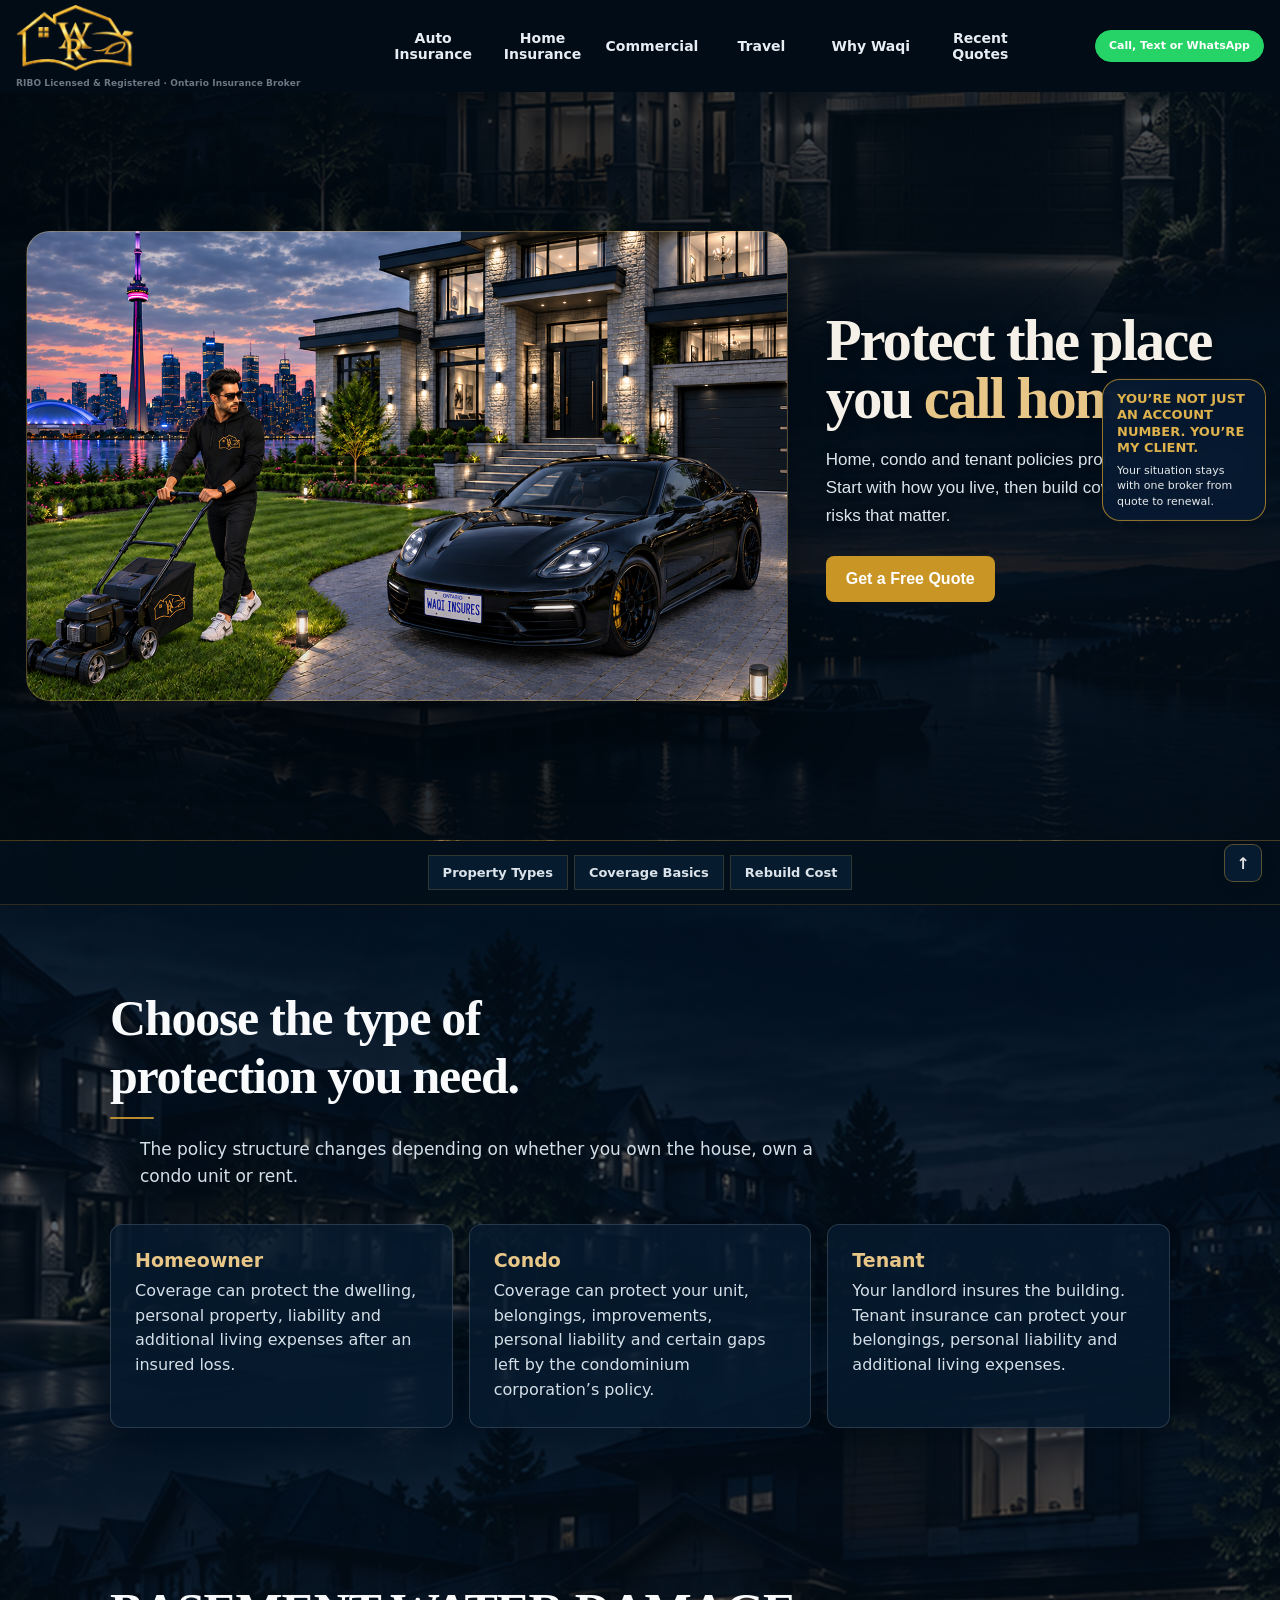
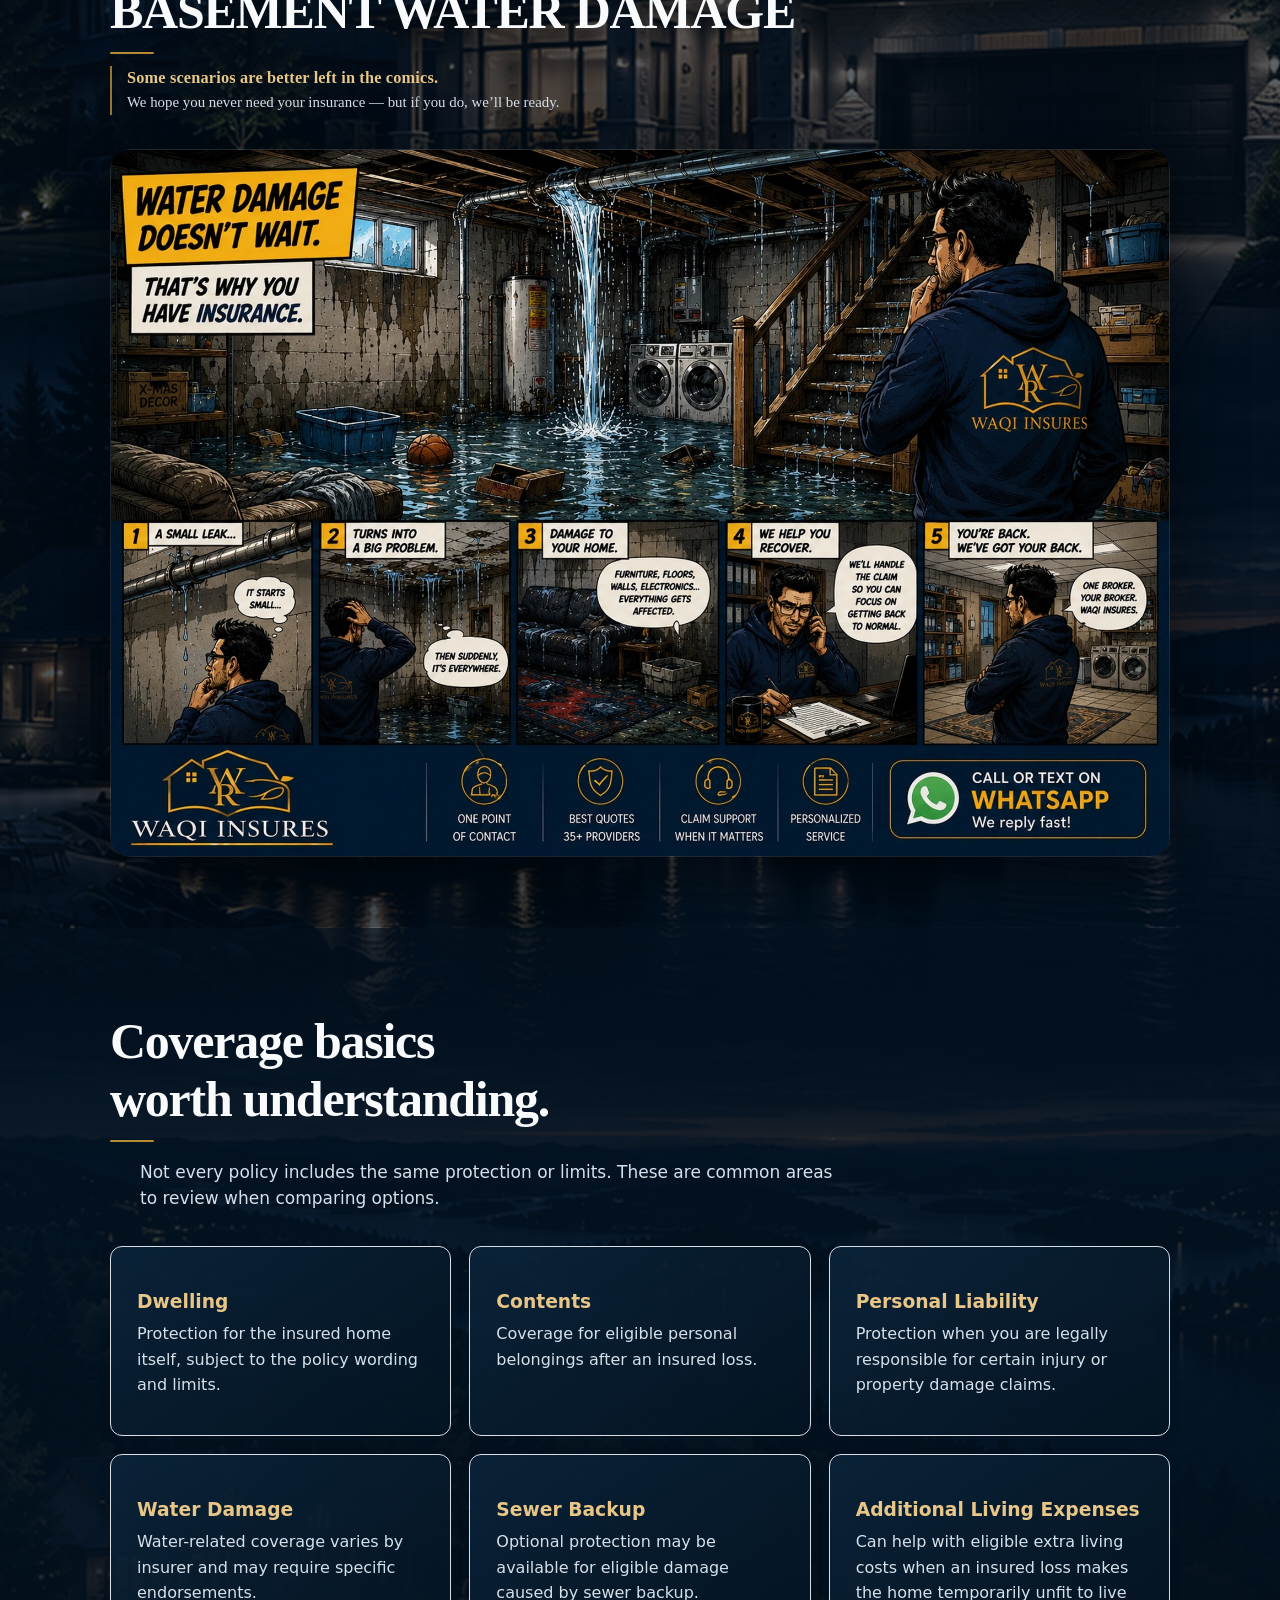
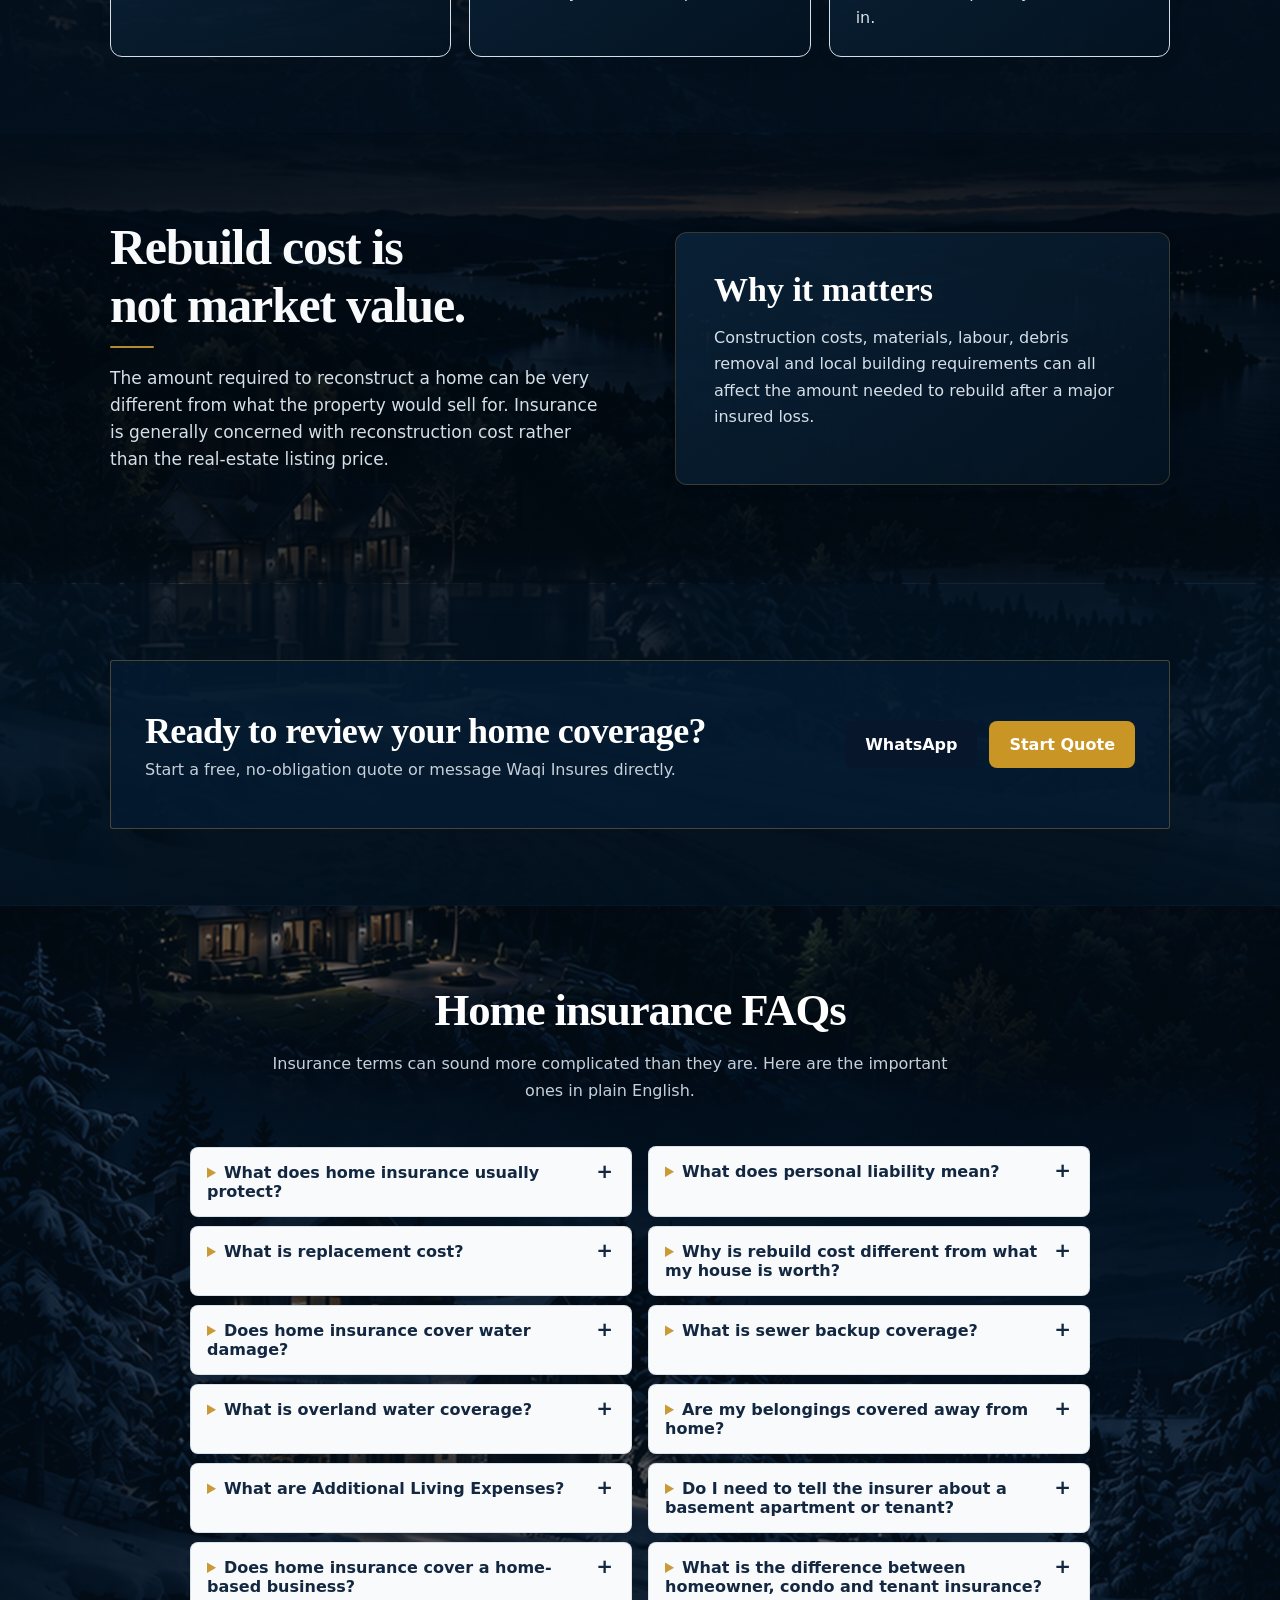
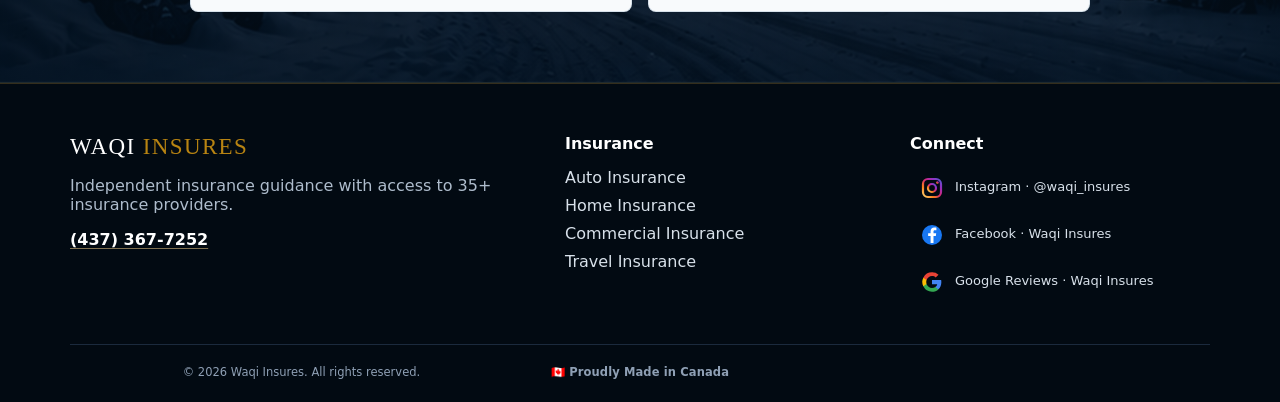
<file: home.html>
<!DOCTYPE html>

<html lang="en"><head><meta charset="utf-8"/><meta content="width=device-width,initial-scale=1" name="viewport"/><title>Home Insurance Ontario | Waqi Insures</title><link rel="canonical" href="https://waqi-insures.com/home.html"/><meta name="description" content="Explore Ontario home insurance with Waqi Insures. Compare coverage options for homeowners, condos and tenants with access to 35+ providers."/><link href="assets/css/style.css?site=quality" rel="stylesheet"/>



<link rel="preload" as="image" href="assets/images/approved/home-toronto.png" media="(max-width: 600px)" fetchpriority="high"/><link rel="preload" as="image" href="assets/images/approved/home-toronto.png" media="(min-width: 601px) and (max-width: 1100px)" fetchpriority="high"/><link rel="preload" as="image" href="assets/images/approved/home-toronto.png" media="(min-width: 1101px)" fetchpriority="high"/><link rel="preload" as="image" href="assets/images/perf-responsive/home-scene-mobile.webp" media="(max-width: 600px)" fetchpriority="high"/><link rel="preload" as="image" href="assets/images/perf-responsive/home-scene-tablet.webp" media="(min-width: 601px) and (max-width: 1100px)" fetchpriority="high"/><link rel="preload" as="image" href="assets/images/perf/home-scene-4k.webp" media="(min-width: 1101px)" fetchpriority="high"/><link rel="preload" as="image" href="assets/images/perf-responsive/comic-home-mobile.webp" media="(max-width: 600px)" fetchpriority="low"/><link rel="preload" as="image" href="assets/images/perf-responsive/comic-home-tablet.webp" media="(min-width: 601px) and (max-width: 1100px)" fetchpriority="low"/><link rel="preload" as="image" href="assets/images/perf/comic-home-4k.webp" media="(min-width: 1101px)" fetchpriority="low"/><link rel="icon" type="image/x-icon" href="assets/favicon/favicon.ico?v=2"/>
<link rel="icon" type="image/png" sizes="32x32" href="assets/favicon/favicon-32x32.png?v=2"/>
<link rel="icon" type="image/png" sizes="48x48" href="assets/favicon/favicon-48x48.png?v=2"/>
<link rel="apple-touch-icon" sizes="180x180" href="assets/favicon/apple-touch-icon.png?v=2"/>
</head><body id="top" class="page-home">
<header><div class="wrap nav">
<a class="brand" href="index.html"><img alt="Waqi Insures" class="brand-logo" src="assets/images/perf-responsive/waqi-gold-symbol-ui.png" width="512" height="285" decoding="sync" fetchpriority="high"/><span class="header-brand-credential">RIBO Licensed &amp; Registered · Ontario Insurance Broker</span></a>
<nav class="links"><a href="auto.html">Auto Insurance </a><a href="home.html">Home Insurance </a><a href="commercial.html">Commercial </a><a href="travel.html">Travel </a><a href="index.html#why">Why Waqi</a><a href="recent-quotes.html">Recent Quotes</a></nav>
<div class="nav-actions"><button aria-controls="headerContactMenu" aria-haspopup="dialog" class="header-contact-trigger" type="button">Call, Text or WhatsApp</button></div><button aria-expanded="false" aria-label="Open navigation" class="mobile-menu-toggle" type="button"><span></span><span></span><span></span></button></div></header>
<nav class="waqi-mobile-service-nav" aria-label="Insurance services">
  <a href="auto.html">Auto</a>
  <a href="home.html">Home</a>
  <a href="commercial.html">Commercial</a>
  <a href="travel.html">Travel</a>
</nav>

<main>
<section class="pagehero pagehero-home waqi-fullbleed-hero waqi-product-split image-left" data-page="home" style="--hero-bg:url('assets/images/approved/home-toronto.png')">
<div class="wrap">
<div class="product-hero-copy"><h1>Protect the place you <span>call home.</span></h1>
<p>Home, condo and tenant policies protect different things. Start with how you live, then build coverage around the risks that matter.</p>
<div class="hero-actions">
<a class="btn btn-gold" href="home-quote.html">Get a Free Quote</a>
</div></div><div class="product-hero-media" aria-hidden="true"></div>
</div>
</section><nav aria-label="Home insurance sections" class="page-subnav">
<a href="#home-types">Property Types</a>
<a href="#home-coverages">Coverage Basics</a>
<a href="#home-rebuild">Rebuild Cost</a>
</nav>
<section id="home-types">
<div class="wrap">
<div class="section-head leftish">
<h2>Choose the type of protection you need.</h2>
<p>The policy structure changes depending on whether you own the house, own a condo unit or rent.</p>
</div>
<div class="refresh-grid">
<article class="refresh-card"><h3>Homeowner</h3><p>Coverage can protect the dwelling, personal property, liability and additional living expenses after an insured loss.</p></article>
<article class="refresh-card"><h3>Condo</h3><p>Coverage can protect your unit, belongings, improvements, personal liability and certain gaps left by the condominium corporation’s policy.</p></article>
<article class="refresh-card"><h3>Tenant</h3><p>Your landlord insures the building. Tenant insurance can protect your belongings, personal liability and additional living expenses.</p></article>
</div>
</div>
</section><section class="story-section"><div class="wrap"><div class="section-head leftish"><h2>BASEMENT WATER DAMAGE</h2><div class="comic-editorial-note"><span class="comic-note-title">Some scenarios are better left in the comics.</span><p class="comic-note-copy">We hope you never need your insurance — but if you do, we’ll be ready.</p></div></div><article class="comic-situation-card approved-comic-only"><img alt="Home insurance comic" loading="eager" fetchpriority="low" src="assets/images/perf/comic-home-4k.webp" srcset="assets/images/perf-responsive/comic-home-mobile.webp 1280w, assets/images/perf-responsive/comic-home-tablet.webp 2048w, assets/images/perf/comic-home-4k.webp 3840w" sizes="(max-width: 600px) calc(100vw - 32px), (max-width: 1100px) calc(100vw - 64px), 1180px"/></article></div></section>
<section class="band" id="home-coverages">
<div class="wrap">
<div class="section-head leftish">
<h2>Coverage basics worth understanding.</h2>
<p>Not every policy includes the same protection or limits. These are common areas to review when comparing options.</p>
</div>
<div class="coverage-grid home-coverage-grid">
<article><h3>Dwelling</h3><p>Protection for the insured home itself, subject to the policy wording and limits.</p></article>
<article><h3>Contents</h3><p>Coverage for eligible personal belongings after an insured loss.</p></article>
<article><h3>Personal Liability</h3><p>Protection when you are legally responsible for certain injury or property damage claims.</p></article>
<article><h3>Water Damage</h3><p>Water-related coverage varies by insurer and may require specific endorsements.</p></article>
<article><h3>Sewer Backup</h3><p>Optional protection may be available for eligible damage caused by sewer backup.</p></article>
<article><h3>Additional Living Expenses</h3><p>Can help with eligible extra living costs when an insured loss makes the home temporarily unfit to live in.</p></article>
</div>
</div>
</section>
<section id="home-rebuild">
<div class="wrap split">
<div>
<div class="section-head leftish">
<h2>Rebuild cost is not market value.</h2>
<p>The amount required to reconstruct a home can be very different from what the property would sell for. Insurance is generally concerned with reconstruction cost rather than the real-estate listing price.</p>
</div>
</div>
<div class="panel calm-panel">
<h3>Why it matters</h3>
<p>Construction costs, materials, labour, debris removal and local building requirements can all affect the amount needed to rebuild after a major insured loss.</p>
</div>
</div>
</section>
<section class="quote"><div class="wrap"><div class="quote-box">
<div><h2>Ready to review your home coverage?</h2><p>Start a free, no-obligation quote or message Waqi Insures directly.</p></div>
<div class="hero-actions"><a class="btn btn-dark" href="https://wa.me/14373677252">WhatsApp</a><a class="btn btn-gold" href="home-quote.html">Start Quote</a></div>
</div></div></section>
</main>
<section class="auto-faq expanded-faq" id="home-faq"><div class="wrap"><div class="auto-section-head"><h2>Home insurance FAQs</h2><p>Insurance terms can sound more complicated than they are. Here are the important ones in plain English.</p></div><div class="faq-grid"><details><summary>What does home insurance usually protect?</summary><p>Depending on the policy, home insurance can protect the building, your belongings, personal liability and additional living expenses after an insured loss.</p></details><details><summary>What does personal liability mean?</summary><p>It can protect you when you are legally responsible for accidental injury to another person or accidental damage to someone else’s property, subject to the policy.</p></details><details><summary>What is replacement cost?</summary><p>Replacement cost generally refers to the cost of replacing insured property with new property of similar kind and quality, subject to policy terms. It is different from market value.</p></details><details><summary>Why is rebuild cost different from what my house is worth?</summary><p>Insurance focuses on the cost to rebuild the structure after a covered loss. The market price of a home also includes factors such as land, neighbourhood and real-estate demand.</p></details><details><summary>Does home insurance cover water damage?</summary><p>Some water losses may be covered, while others may require optional coverage or may be excluded. Sewer backup, overland water and gradual leakage can be treated differently, so the exact wording matters.</p></details><details><summary>What is sewer backup coverage?</summary><p>It is optional protection offered by many insurers for certain damage caused by water or sewage backing up through drains, sewers or related systems, subject to the policy.</p></details><details><summary>What is overland water coverage?</summary><p>Where offered, this can cover certain fresh-water flooding events entering the home from the surface. Availability, definitions and limits vary by insurer.</p></details><details><summary>Are my belongings covered away from home?</summary><p>Many policies provide some protection for personal property temporarily away from the premises, but limits and exclusions can apply.</p></details><details><summary>What are Additional Living Expenses?</summary><p>If an insured loss makes your home unfit to live in, this coverage may help with eligible extra costs such as temporary accommodation, subject to limits.</p></details><details><summary>Do I need to tell the insurer about a basement apartment or tenant?</summary><p>Yes. Renting part of the home, sharing the property, renovations, vacancies and other material changes should be disclosed because they can affect eligibility and coverage.</p></details><details><summary>Does home insurance cover a home-based business?</summary><p>Standard home insurance may provide little or no protection for business-related property or liability. Tell the insurer about a home business so appropriate coverage can be considered.</p></details><details><summary>What is the difference between homeowner, condo and tenant insurance?</summary><p>Homeowner insurance can cover the building and contents; condo insurance focuses on your unit, contents, improvements and liability alongside the condo corporation’s policy; tenant insurance primarily protects your belongings, liability and eligible additional living expenses.</p></details></div></div></section><footer><div class="wrap"><div class="foot">
<div><div class="brand-text footer-brand-original">WAQI <span>INSURES</span></div><p>Independent insurance guidance with access to 35+ insurance providers.</p><p class="footer-contact-compact"><button aria-controls="contactChoiceModal" aria-haspopup="dialog" class="footer-phone-action" type="button">(437) 367-7252</button></p></div>
<div><h4>Insurance</h4><a href="auto.html">Auto Insurance</a><a href="home.html">Home Insurance</a><a href="commercial.html">Commercial Insurance</a><a href="travel.html">Travel Insurance</a></div>
<div><h4>Connect</h4><a class="social-footer-link social-instagram" href="https://www.instagram.com/waqi_insures/" rel="noopener noreferrer" target="_blank"><span class="social-footer-icon"><svg aria-hidden="true" viewbox="0 0 24 24">
<defs>
<lineargradient id="igGradient" x1="0%" x2="100%" y1="100%" y2="0%">
<stop offset="0%" stop-color="#FEDA75"></stop>
<stop offset="28%" stop-color="#FA7E1E"></stop>
<stop offset="52%" stop-color="#D62976"></stop>
<stop offset="76%" stop-color="#962FBF"></stop>
<stop offset="100%" stop-color="#4F5BD5"></stop>
</lineargradient>
</defs>
<rect fill="none" height="18" rx="5" stroke="url(#igGradient)" stroke-width="2.2" width="18" x="3" y="3"></rect>
<circle cx="12" cy="12" fill="none" r="4" stroke="url(#igGradient)" stroke-width="2.2"></circle>
<circle cx="17.5" cy="6.5" fill="url(#igGradient)" r="1.3"></circle>
</svg></span><span class="social-footer-label">Instagram · @waqi_insures</span></a><a class="social-footer-link social-facebook" href="https://www.facebook.com/share/1Biza2uqSZ/?mibextid=wwXIfr" rel="noopener noreferrer" target="_blank"><span class="social-footer-icon"><svg aria-hidden="true" viewbox="0 0 24 24">
<circle cx="12" cy="12" fill="#1877F2" r="10"></circle>
<path d="M13.5 20v-7h2.35l.35-2.75H13.5V8.5c0-.8.22-1.35 1.4-1.35h1.5V4.7c-.26-.04-1.15-.11-2.18-.11-2.16 0-3.64 1.32-3.64 3.74v1.92H8.15V13h2.43v7h2.92z" fill="#FFFFFF"></path>
</svg></span><span class="social-footer-label">Facebook · Waqi Insures</span></a><span class="social-footer-link social-google"><span class="social-footer-icon"><svg aria-hidden="true" viewbox="0 0 24 24">
<path d="M21.35 12.24c0-.74-.07-1.45-.19-2.13H12v4.03h5.24a4.48 4.48 0 0 1-1.94 2.86v2.37h3.14c1.84-1.69 2.91-4.18 2.91-7.13z" fill="#4285F4"></path>
<path d="M12 21.75c2.62 0 4.82-.87 6.43-2.37l-3.14-2.37c-.87.58-1.98.92-3.29.92-2.53 0-4.67-1.71-5.44-4.01H3.32v2.45A9.72 9.72 0 0 0 12 21.75z" fill="#34A853"></path>
<path d="M6.56 13.92A5.85 5.85 0 0 1 6.25 12c0-.67.11-1.31.31-1.92V7.63H3.32A9.72 9.72 0 0 0 2.25 12c0 1.57.38 3.06 1.07 4.37l3.24-2.45z" fill="#FBBC05"></path>
<path d="M12 6.07c1.43 0 2.72.49 3.73 1.45l2.79-2.79A9.36 9.36 0 0 0 12 2.25a9.72 9.72 0 0 0-8.68 5.38l3.24 2.45C7.33 7.78 9.47 6.07 12 6.07z" fill="#EA4335"></path>
</svg></span><span class="social-footer-label">Google Reviews · Waqi Insures</span></span></div>
</div><div class="fine"><span>© 2026 Waqi Insures. All rights reserved.</span><span>🇨🇦 Proudly Made in Canada</span></div></div></footer>
<script src="assets/js/main.js"></script><aside aria-label="Personal broker promise" class="waqi-client-float"><strong>YOU’RE NOT JUST AN ACCOUNT NUMBER. YOU’RE MY CLIENT.</strong><span>Your situation stays with one broker from quote to renewal.</span></aside><div aria-hidden="true" class="contact-choice-modal" id="contactChoiceModal">
<div class="contact-choice-backdrop" data-contact-close=""></div>
<div aria-labelledby="contactChoiceTitle" aria-modal="true" class="contact-choice-card" role="dialog">
<button aria-label="Close" class="contact-choice-close" data-contact-close="" type="button">×</button>
<div class="contact-choice-kicker">CONTACT WAQI</div>
<h3 id="contactChoiceTitle">How would you like to connect?</h3>
<div class="contact-choice-actions">
<a class="contact-choice-btn whatsapp" href="https://wa.me/14373677252" rel="noopener noreferrer" target="_blank">
<span class="contact-choice-btn-icon">◉</span>
<span><strong>WhatsApp</strong><small>Message me</small></span>
</a>
<a class="contact-choice-btn call" href="tel:+14373677252">
<span class="contact-choice-btn-icon">☎</span>
<span><strong>Call</strong><small>(437) 367-7252</small></span>
</a>
</div>
</div>
</div><script>
(function(){
  const modal=document.getElementById('contactChoiceModal');
  if(!modal) return;
  const openers=document.querySelectorAll('.footer-phone-action');
  const close=()=>{modal.classList.remove('show');modal.setAttribute('aria-hidden','true');};
  const open=()=>{modal.classList.add('show');modal.setAttribute('aria-hidden','false');setTimeout(()=>modal.querySelector('.contact-choice-btn')?.focus(),0);};
  openers.forEach(btn=>btn.addEventListener('click',open));
  modal.querySelectorAll('[data-contact-close]').forEach(el=>el.addEventListener('click',close));
  document.addEventListener('keydown',e=>{if(e.key==='Escape'&&modal.classList.contains('show')) close();});
})();
</script><div aria-hidden="true" class="header-contact-menu" id="headerContactMenu">
<div class="header-contact-backdrop" data-header-contact-close=""></div>
<div aria-labelledby="headerContactTitle" aria-modal="true" class="header-contact-card" role="dialog">
<button aria-label="Close" class="header-contact-close" data-header-contact-close="" type="button">×</button>
<div class="header-contact-kicker">CONTACT WAQI</div>
<h3 id="headerContactTitle">How would you like to connect?</h3>
<div class="header-contact-options">
<a class="header-contact-option call" href="tel:+14373677252">
<span class="header-contact-icon">☎</span>
<span><strong>Call</strong><small>(437) 367-7252</small></span>
</a>
<a class="header-contact-option text" href="sms:+14373677252">
<span class="header-contact-icon">✉</span>
<span><strong>Text</strong><small>Send an SMS</small></span>
</a>
<a class="header-contact-option whatsapp" href="https://wa.me/14373677252" rel="noopener noreferrer" target="_blank">
<span class="header-contact-icon">◉</span>
<span><strong>WhatsApp</strong><small>Message me</small></span>
</a>
</div>
</div>
</div><script>
(function(){
  const modal=document.getElementById('headerContactMenu');
  if(!modal) return;
  const open=()=>{
    modal.classList.add('show');
    modal.setAttribute('aria-hidden','false');
    document.body.classList.add('header-contact-open');
  };
  const close=()=>{
    modal.classList.remove('show');
    modal.setAttribute('aria-hidden','true');
    document.body.classList.remove('header-contact-open');
  };
  document.addEventListener('click',function(e){
    const trigger=e.target.closest('.header-contact-trigger');
    if(trigger){ e.preventDefault(); e.stopPropagation(); open(); return; }
    if(e.target.closest('[data-header-contact-close]')){ e.preventDefault(); close(); }
  }, true);
  document.addEventListener('keydown',e=>{if(e.key==='Escape'&&modal.classList.contains('show'))close();});
})();
</script><script id="waqi-image-protection">
(function(){
  const isProtectedImage = el => el && (el.tagName === 'IMG' || el.closest?.('picture, .comic-section, .why-partner-showcase, .waqi-fullbleed-hero'));
  document.addEventListener('contextmenu', function(e){
    if(isProtectedImage(e.target)){ e.preventDefault(); }
  }, {capture:true});
  document.addEventListener('dragstart', function(e){
    if(isProtectedImage(e.target)){ e.preventDefault(); }
  }, {capture:true});
})();
</script>
<script id="waqi-mobile-float-footer-guard">
(function(){
  const mq=window.matchMedia('(max-width:600px)');
  const card=document.querySelector('.waqi-client-float');
  const footer=document.querySelector('footer');
  if(!card||!footer) return;
  function update(){
    if(!mq.matches){
      card.classList.remove('mobile-near-footer');
      return;
    }
    const r=footer.getBoundingClientRect();
    /* Move card to top once footer enters the lower ~38% of viewport. */
    const near=r.top < window.innerHeight*0.72;
    card.classList.toggle('mobile-near-footer',near);
  }
  update();
  window.addEventListener('scroll',update,{passive:true});
  window.addEventListener('resize',update,{passive:true});
  if(mq.addEventListener) mq.addEventListener('change',update);
})();
</script>
<script id="waqi-mobile-nav-script">
(function(){
  const header=document.querySelector('header');
  const btn=document.querySelector('.mobile-menu-toggle');
  if(!header||!btn) return;
  btn.addEventListener('click',function(){
    const open=header.classList.toggle('mobile-nav-open');
    btn.setAttribute('aria-expanded',open?'true':'false');
    btn.setAttribute('aria-label',open?'Close navigation':'Open navigation');
  });
  header.querySelectorAll('.links a').forEach(a=>a.addEventListener('click',()=>{
    header.classList.remove('mobile-nav-open');
    btn.setAttribute('aria-expanded','false');
  }));
})();
</script>
<a aria-label="Back to top" class="waqi-back-top" href="#top">↑</a>
<style>
.waqi-back-top{position:fixed;right:18px;bottom:18px;z-index:9000;width:38px;height:38px;
display:flex;align-items:center;justify-content:center;border:1px solid rgba(200,155,60,.5);
border-radius:9px;background:#071D34;color:#fff;text-decoration:none;font-weight:700;
box-shadow:0 5px 16px rgba(0,0,0,.12);opacity:.88}
.waqi-back-top:hover{opacity:1}
@media(max-width:600px){.waqi-back-top{right:12px;bottom:12px;width:34px;height:34px;border-radius:8px}}
</style>
</body></html>
</file>
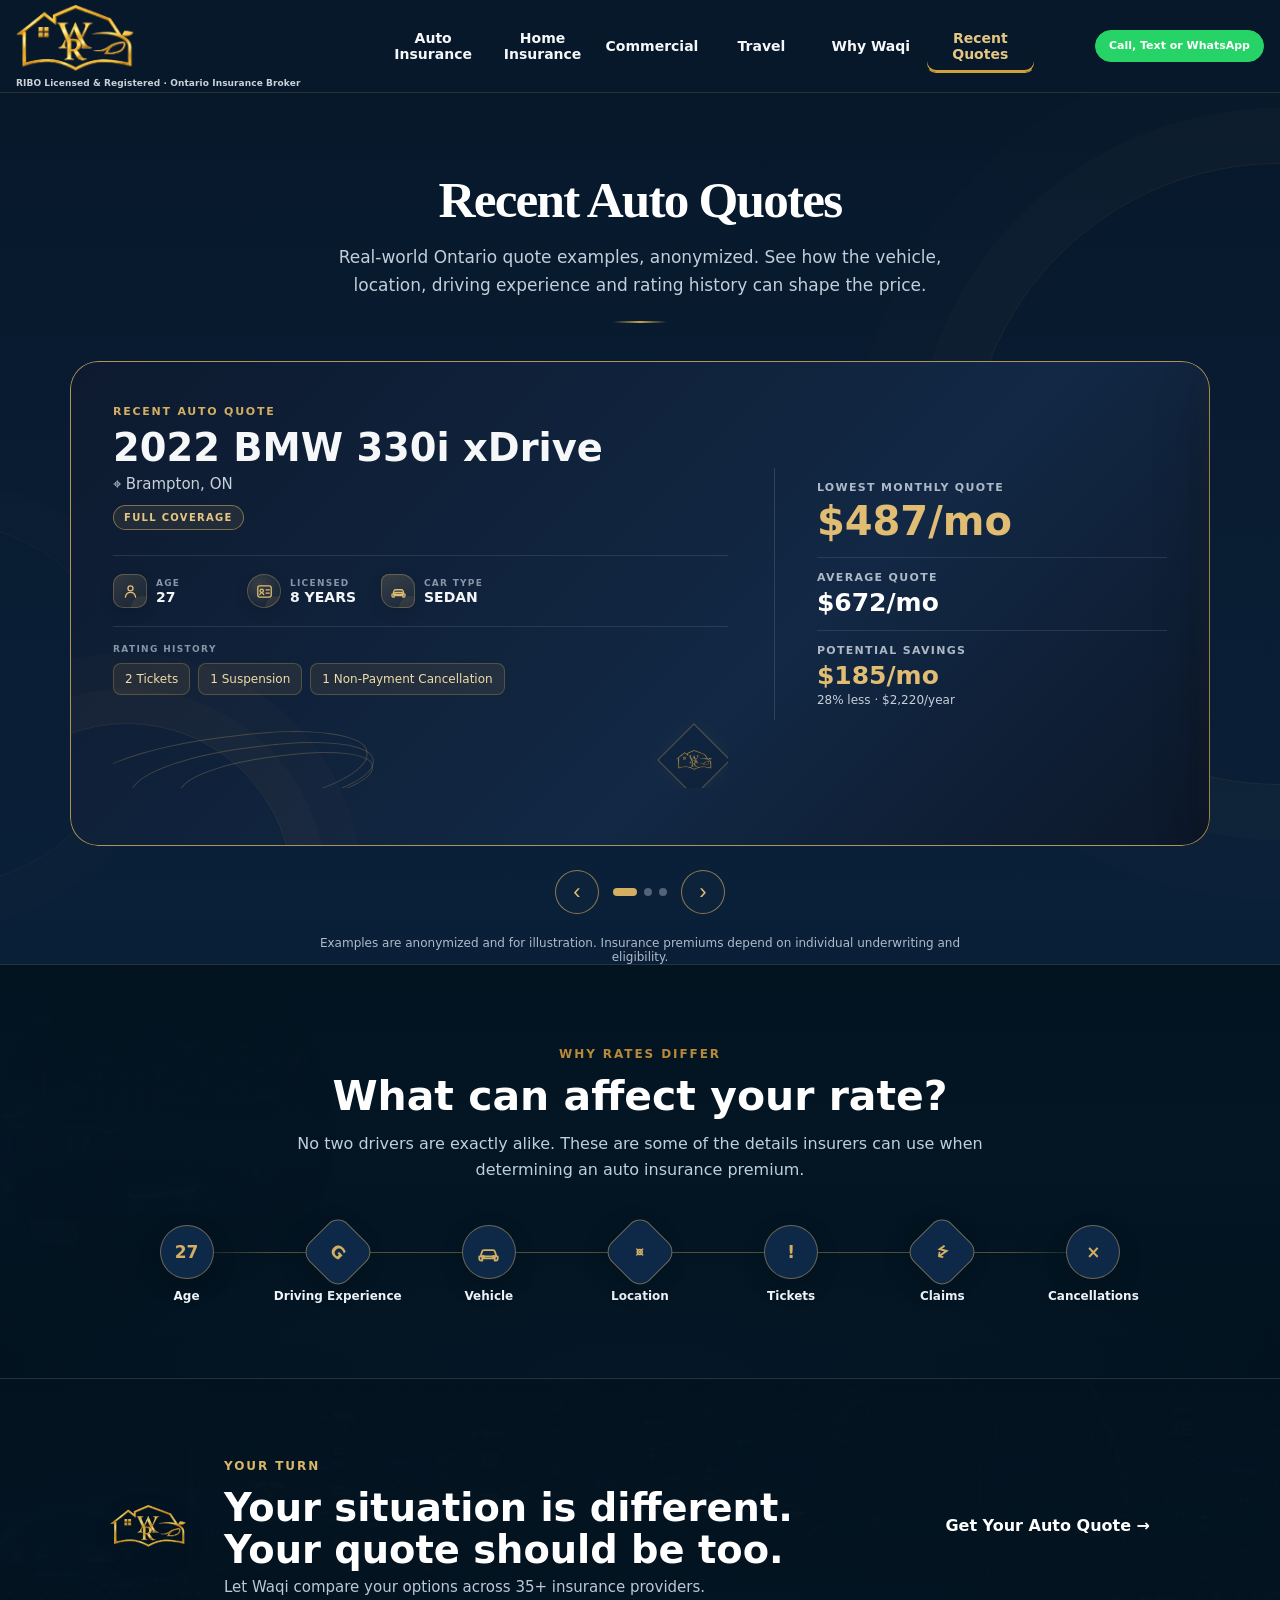
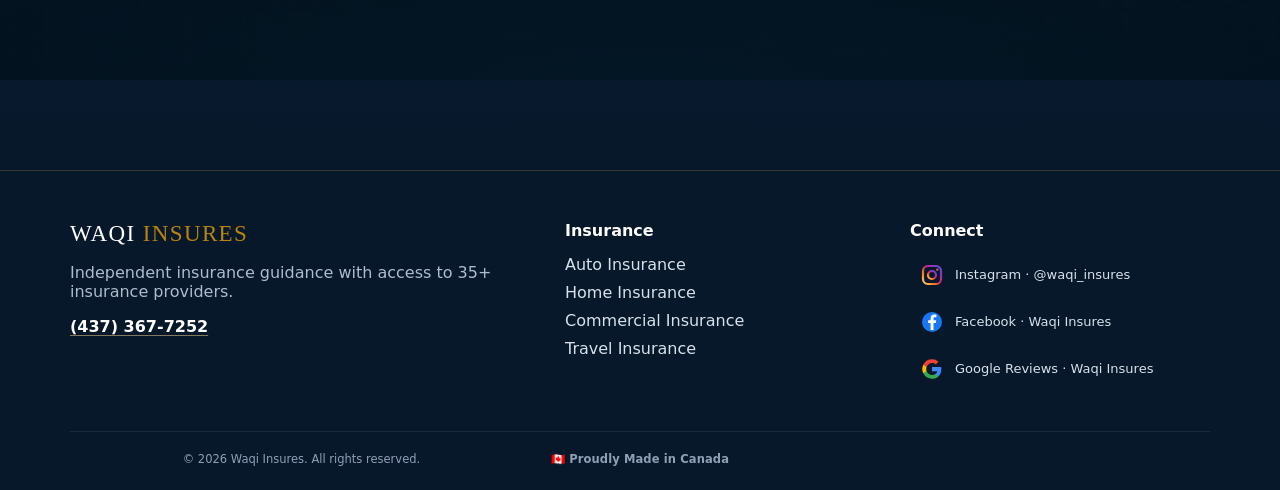
<file: recent-quotes.html>
<!DOCTYPE html>
<html lang="en"><head><meta charset="utf-8"/><meta name="viewport" content="width=device-width,initial-scale=1"/><title>Recent Auto Insurance Quotes Ontario | Waqi Insures</title><link rel="canonical" href="https://waqi-insures.com/recent-quotes.html"/><meta name="description" content="See anonymized recent Ontario auto insurance quote examples and how vehicle, location, driving experience and rating history can affect pricing."/><link href="assets/css/style.css?site=quality" rel="stylesheet"/><link rel="icon" type="image/x-icon" href="assets/favicon/favicon.ico?v=2"/>
<link rel="icon" type="image/png" sizes="32x32" href="assets/favicon/favicon-32x32.png?v=2"/>
<link rel="icon" type="image/png" sizes="48x48" href="assets/favicon/favicon-48x48.png?v=2"/>
<link rel="apple-touch-icon" sizes="180x180" href="assets/favicon/apple-touch-icon.png?v=2"/>
</head><body id="top" class="recent-quotes-body page-recent-quotes">
<header><div class="wrap nav"><a class="brand" href="index.html"><img alt="Waqi Insures" class="brand-logo" src="assets/images/perf-responsive/waqi-gold-symbol-ui.png" width="512" height="285" decoding="sync" fetchpriority="high"/><span class="header-brand-credential">RIBO Licensed &amp; Registered · Ontario Insurance Broker</span></a><nav class="links"><a href="auto.html">Auto Insurance </a><a href="home.html">Home Insurance </a><a href="commercial.html">Commercial </a><a href="travel.html">Travel </a><a href="index.html#why">Why Waqi</a><a class="active" href="recent-quotes.html">Recent Quotes</a></nav><div class="nav-actions"><button aria-controls="headerContactMenu" aria-haspopup="dialog" class="header-contact-trigger" type="button">Call, Text or WhatsApp</button></div><button aria-expanded="false" aria-label="Open navigation" class="mobile-menu-toggle" type="button"><span></span><span></span><span></span></button></div></header>
<nav class="waqi-mobile-service-nav" aria-label="Insurance services">
  <a href="auto.html">Auto</a>
  <a href="home.html">Home</a>
  <a href="commercial.html">Commercial</a>
  <a href="travel.html">Travel</a>
</nav>

<main class="rq-page"><div class="wrap"><div class="rq-head"><h1>Recent Auto Quotes</h1><p>Real-world Ontario quote examples, anonymized. See how the vehicle, location, driving experience and rating history can shape the price.</p></div>
<div class="rq-shell" data-rq-slider><div class="rq-viewport"><div class="rq-track">
<article class="rq-card"><div class="rq-card-grid"><div><span class="rq-label">RECENT AUTO QUOTE</span><h2 class="rq-vehicle">2022 BMW 330i xDrive</h2><div class="rq-location">⌖ Brampton, ON</div><span class="rq-coverage">FULL COVERAGE</span><div class="rq-profile"><div class="rq-profile-item"><span class="rq-profile-icon"><svg viewBox="0 0 24 24" aria-hidden="true"><circle cx="12" cy="8" r="3.2"/><path d="M5.5 19c.8-4 3.1-6 6.5-6s5.7 2 6.5 6"/></svg></span><span><b>AGE</b><strong>27</strong></span></div><div class="rq-profile-item"><span class="rq-profile-icon"><svg viewBox="0 0 24 24" aria-hidden="true"><rect x="3.5" y="5" width="17" height="14" rx="2.5"/><circle cx="8.5" cy="11" r="2.1"/><path d="M6 16c.6-1.8 1.5-2.7 2.5-2.7s1.9.9 2.5 2.7M14 10h4M14 14h4"/></svg></span><span><b>LICENSED</b><strong>8 YEARS</strong></span></div><div class="rq-profile-item rq-type"><span class="rq-profile-icon"><svg viewBox="0 0 24 24" aria-hidden="true"><path d="M5 15.5h14l-1.2-4.2a2 2 0 0 0-1.9-1.5H8.1a2 2 0 0 0-1.9 1.5L5 15.5Z"/><path d="M3.8 15.5v2.2c0 .8.6 1.4 1.4 1.4h1.3v-1.8h11v1.8h1.3c.8 0 1.4-.6 1.4-1.4v-2.2M7.2 13h9.6"/><circle cx="7.2" cy="16" r="1"/><circle cx="16.8" cy="16" r="1"/></svg></span><span><b>CAR TYPE</b><strong>SEDAN</strong></span></div></div><div class="rq-risk"><span>2 Tickets</span><span>1 Suspension</span><span>1 Non-Payment Cancellation</span></div><div class="rq-visual" aria-hidden="true"><div class="rq-contour rq-contour-a"></div><div class="rq-contour rq-contour-b"></div><div class="rq-contour rq-contour-c"></div><div class="rq-visual-mark"><img src="assets/images/perf-responsive/waqi-gold-symbol-ui.png" alt=""/></div></div></div><div class="rq-price-panel"><div class="rq-price-row"><span class="rq-price-title">LOWEST MONTHLY QUOTE</span><span class="rq-price primary" data-count="487">$487/mo</span></div><div class="rq-price-row"><span class="rq-price-title">AVERAGE QUOTE</span><span class="rq-price" data-count="672">$672/mo</span></div><div class="rq-price-row"><span class="rq-price-title">POTENTIAL SAVINGS</span><span class="rq-price rq-save" data-count="185">$185/mo</span><span class="rq-save-note">28% less · $2,220/year</span></div></div></div></article>
<article class="rq-card"><div class="rq-card-grid"><div><span class="rq-label">RECENT AUTO QUOTE</span><h2 class="rq-vehicle">2024 Honda Civic LX</h2><div class="rq-location">⌖ Mississauga, ON</div><span class="rq-coverage">FULL COVERAGE</span><div class="rq-profile"><div class="rq-profile-item"><span class="rq-profile-icon"><svg viewBox="0 0 24 24" aria-hidden="true"><circle cx="12" cy="8" r="3.2"/><path d="M5.5 19c.8-4 3.1-6 6.5-6s5.7 2 6.5 6"/></svg></span><span><b>AGE</b><strong>34</strong></span></div><div class="rq-profile-item"><span class="rq-profile-icon"><svg viewBox="0 0 24 24" aria-hidden="true"><rect x="3.5" y="5" width="17" height="14" rx="2.5"/><circle cx="8.5" cy="11" r="2.1"/><path d="M6 16c.6-1.8 1.5-2.7 2.5-2.7s1.9.9 2.5 2.7M14 10h4M14 14h4"/></svg></span><span><b>LICENSED</b><strong>15 YEARS</strong></span></div><div class="rq-profile-item rq-type"><span class="rq-profile-icon"><svg viewBox="0 0 24 24" aria-hidden="true"><path d="M5 15.5h14l-1.2-4.2a2 2 0 0 0-1.9-1.5H8.1a2 2 0 0 0-1.9 1.5L5 15.5Z"/><path d="M3.8 15.5v2.2c0 .8.6 1.4 1.4 1.4h1.3v-1.8h11v1.8h1.3c.8 0 1.4-.6 1.4-1.4v-2.2M7.2 13h9.6"/><circle cx="7.2" cy="16" r="1"/><circle cx="16.8" cy="16" r="1"/></svg></span><span><b>CAR TYPE</b><strong>SEDAN</strong></span></div></div><div class="rq-risk rq-risk-clean"><span class="rq-clean-record"><span class="rq-clean-check" aria-hidden="true">✓</span><strong>Clean Record</strong></span></div><div class="rq-visual" aria-hidden="true"><div class="rq-contour rq-contour-a"></div><div class="rq-contour rq-contour-b"></div><div class="rq-contour rq-contour-c"></div><div class="rq-visual-mark"><img src="assets/images/perf-responsive/waqi-gold-symbol-ui.png" alt=""/></div></div></div><div class="rq-price-panel"><div class="rq-price-row"><span class="rq-price-title">LOWEST MONTHLY QUOTE</span><span class="rq-price primary" data-count="286">$286/mo</span></div><div class="rq-price-row"><span class="rq-price-title">AVERAGE QUOTE</span><span class="rq-price" data-count="354">$354/mo</span></div><div class="rq-price-row"><span class="rq-price-title">POTENTIAL SAVINGS</span><span class="rq-price rq-save" data-count="68">$68/mo</span><span class="rq-save-note">19% less · $816/year</span></div></div></div></article>
<article class="rq-card"><div class="rq-card-grid"><div><span class="rq-label">RECENT AUTO QUOTE</span><h2 class="rq-vehicle">2021 Toyota RAV4</h2><div class="rq-location">⌖ Toronto, ON</div><span class="rq-coverage">FULL COVERAGE</span><div class="rq-profile"><div class="rq-profile-item"><span class="rq-profile-icon"><svg viewBox="0 0 24 24" aria-hidden="true"><circle cx="12" cy="8" r="3.2"/><path d="M5.5 19c.8-4 3.1-6 6.5-6s5.7 2 6.5 6"/></svg></span><span><b>AGE</b><strong>41</strong></span></div><div class="rq-profile-item"><span class="rq-profile-icon"><svg viewBox="0 0 24 24" aria-hidden="true"><rect x="3.5" y="5" width="17" height="14" rx="2.5"/><circle cx="8.5" cy="11" r="2.1"/><path d="M6 16c.6-1.8 1.5-2.7 2.5-2.7s1.9.9 2.5 2.7M14 10h4M14 14h4"/></svg></span><span><b>LICENSED</b><strong>20 YEARS</strong></span></div><div class="rq-profile-item rq-type"><span class="rq-profile-icon"><svg viewBox="0 0 24 24" aria-hidden="true"><path d="M5 15.5h14l-1.2-4.2a2 2 0 0 0-1.9-1.5H8.1a2 2 0 0 0-1.9 1.5L5 15.5Z"/><path d="M3.8 15.5v2.2c0 .8.6 1.4 1.4 1.4h1.3v-1.8h11v1.8h1.3c.8 0 1.4-.6 1.4-1.4v-2.2M7.2 13h9.6"/><circle cx="7.2" cy="16" r="1"/><circle cx="16.8" cy="16" r="1"/></svg></span><span><b>CAR TYPE</b><strong>SUV</strong></span></div></div><div class="rq-risk"><span>1 At-Fault Accident</span></div><div class="rq-visual" aria-hidden="true"><div class="rq-contour rq-contour-a"></div><div class="rq-contour rq-contour-b"></div><div class="rq-contour rq-contour-c"></div><div class="rq-visual-mark"><img src="assets/images/perf-responsive/waqi-gold-symbol-ui.png" alt=""/></div></div></div><div class="rq-price-panel"><div class="rq-price-row"><span class="rq-price-title">LOWEST MONTHLY QUOTE</span><span class="rq-price primary" data-count="318">$318/mo</span></div><div class="rq-price-row"><span class="rq-price-title">AVERAGE QUOTE</span><span class="rq-price" data-count="397">$397/mo</span></div><div class="rq-price-row"><span class="rq-price-title">POTENTIAL SAVINGS</span><span class="rq-price rq-save" data-count="79">$79/mo</span><span class="rq-save-note">20% less · $948/year</span></div></div></div></article>
</div></div><div class="rq-controls"><button class="rq-arrow rq-prev" aria-label="Previous quote">‹</button><div class="rq-dots" aria-label="Quote navigation"></div><button class="rq-arrow rq-next" aria-label="Next quote">›</button></div></div><p class="rq-note">Examples are anonymized and for illustration. Insurance premiums depend on individual underwriting and eligibility.</p></div>
<section class="rq-factors" aria-labelledby="rqFactorsTitle"><div class="wrap"><div class="rq-factors-head"><span class="rq-kicker">WHY RATES DIFFER</span><h2 id="rqFactorsTitle">What can affect your rate?</h2><p>No two drivers are exactly alike. These are some of the details insurers can use when determining an auto insurance premium.</p></div><div class="rq-factor-line">
<div class="rq-factor"><span class="rq-factor-icon">27</span><strong>Age</strong></div>
<div class="rq-factor"><span class="rq-factor-icon">G</span><strong>Driving Experience</strong></div>
<div class="rq-factor"><span class="rq-factor-icon rq-factor-vehicle" aria-hidden="true"><svg viewBox="0 0 24 24"><path d="M5 15.5h14l-1.2-4.2a2 2 0 0 0-1.9-1.5H8.1a2 2 0 0 0-1.9 1.5L5 15.5Z"/><path d="M3.8 15.5v2.2c0 .8.6 1.4 1.4 1.4h1.3v-1.8h11v1.8h1.3c.8 0 1.4-.6 1.4-1.4v-2.2"/><circle cx="7.2" cy="16" r="1"/><circle cx="16.8" cy="16" r="1"/></svg></span><strong>Vehicle</strong></div>
<div class="rq-factor"><span class="rq-factor-icon">⌖</span><strong>Location</strong></div>
<div class="rq-factor"><span class="rq-factor-icon">!</span><strong>Tickets</strong></div>
<div class="rq-factor"><span class="rq-factor-icon">↯</span><strong>Claims</strong></div>
<div class="rq-factor"><span class="rq-factor-icon">×</span><strong>Cancellations</strong></div>
</div></div></section>
<section class="rq-final-cta"><div class="wrap"><div class="rq-final-inner"><img src="assets/images/perf-responsive/waqi-gold-symbol-ui.png" alt="" aria-hidden="true"/><div><span class="rq-kicker">YOUR TURN</span><h2>Your situation is different.<br/>Your quote should be too.</h2><p>Let Waqi compare your options across 35+ insurance providers.</p></div><a class="btn primary" href="auto-quote.html">Get Your Auto Quote →</a></div></div></section>
</main>
<footer><div class="wrap"><div class="foot"><div><div class="brand-text footer-brand-original">WAQI <span>INSURES</span></div><p>Independent insurance guidance with access to 35+ insurance providers.</p><p class="footer-contact-compact"><button aria-controls="contactChoiceModal" aria-haspopup="dialog" class="footer-phone-action" type="button">(437) 367-7252</button></p></div><div><h4>Insurance</h4><a href="auto.html">Auto Insurance</a><a href="home.html">Home Insurance</a><a href="commercial.html">Commercial Insurance</a><a href="travel.html">Travel Insurance</a></div><div><h4>Connect</h4><a class="social-footer-link social-instagram" href="https://www.instagram.com/waqi_insures/" rel="noopener noreferrer" target="_blank"><span class="social-footer-icon"><svg aria-hidden="true" viewbox="0 0 24 24">
<defs>
<lineargradient id="igGradient" x1="0%" x2="100%" y1="100%" y2="0%">
<stop offset="0%" stop-color="#FEDA75"></stop>
<stop offset="28%" stop-color="#FA7E1E"></stop>
<stop offset="52%" stop-color="#D62976"></stop>
<stop offset="76%" stop-color="#962FBF"></stop>
<stop offset="100%" stop-color="#4F5BD5"></stop>
</lineargradient>
</defs>
<rect fill="none" height="18" rx="5" stroke="url(#igGradient)" stroke-width="2.2" width="18" x="3" y="3"></rect>
<circle cx="12" cy="12" fill="none" r="4" stroke="url(#igGradient)" stroke-width="2.2"></circle>
<circle cx="17.5" cy="6.5" fill="url(#igGradient)" r="1.3"></circle>
</svg></span><span class="social-footer-label">Instagram · @waqi_insures</span></a><a class="social-footer-link social-facebook" href="https://www.facebook.com/share/1Biza2uqSZ/?mibextid=wwXIfr" rel="noopener noreferrer" target="_blank"><span class="social-footer-icon"><svg aria-hidden="true" viewbox="0 0 24 24">
<circle cx="12" cy="12" fill="#1877F2" r="10"></circle>
<path d="M13.5 20v-7h2.35l.35-2.75H13.5V8.5c0-.8.22-1.35 1.4-1.35h1.5V4.7c-.26-.04-1.15-.11-2.18-.11-2.16 0-3.64 1.32-3.64 3.74v1.92H8.15V13h2.43v7h2.92z" fill="#FFFFFF"></path>
</svg></span><span class="social-footer-label">Facebook · Waqi Insures</span></a><span class="social-footer-link social-google"><span class="social-footer-icon"><svg aria-hidden="true" viewbox="0 0 24 24">
<path d="M21.35 12.24c0-.74-.07-1.45-.19-2.13H12v4.03h5.24a4.48 4.48 0 0 1-1.94 2.86v2.37h3.14c1.84-1.69 2.91-4.18 2.91-7.13z" fill="#4285F4"></path>
<path d="M12 21.75c2.62 0 4.82-.87 6.43-2.37l-3.14-2.37c-.87.58-1.98.92-3.29.92-2.53 0-4.67-1.71-5.44-4.01H3.32v2.45A9.72 9.72 0 0 0 12 21.75z" fill="#34A853"></path>
<path d="M6.56 13.92A5.85 5.85 0 0 1 6.25 12c0-.67.11-1.31.31-1.92V7.63H3.32A9.72 9.72 0 0 0 2.25 12c0 1.57.38 3.06 1.07 4.37l3.24-2.45z" fill="#FBBC05"></path>
<path d="M12 6.07c1.43 0 2.72.49 3.73 1.45l2.79-2.79A9.36 9.36 0 0 0 12 2.25a9.72 9.72 0 0 0-8.68 5.38l3.24 2.45C7.33 7.78 9.47 6.07 12 6.07z" fill="#EA4335"></path>
</svg></span><span class="social-footer-label">Google Reviews · Waqi Insures</span></span></div></div><div class="fine"><span>© 2026 Waqi Insures. All rights reserved.</span><span>🇨🇦 Proudly Made in Canada</span></div></div></footer>
<script src="assets/js/main.js"></script><script src="assets/js/recent-quotes.js?v=19.10"></script>
<script>document.addEventListener('DOMContentLoaded',()=>{const h=document.querySelector('header'),b=document.querySelector('.mobile-menu-toggle');if(!h||!b)return;b.addEventListener('click',()=>{const o=h.classList.toggle('mobile-nav-open');b.setAttribute('aria-expanded',o?'true':'false')});document.querySelectorAll('header .links a').forEach(a=>a.addEventListener('click',()=>h.classList.remove('mobile-nav-open')));});</script></body></html>
</file>
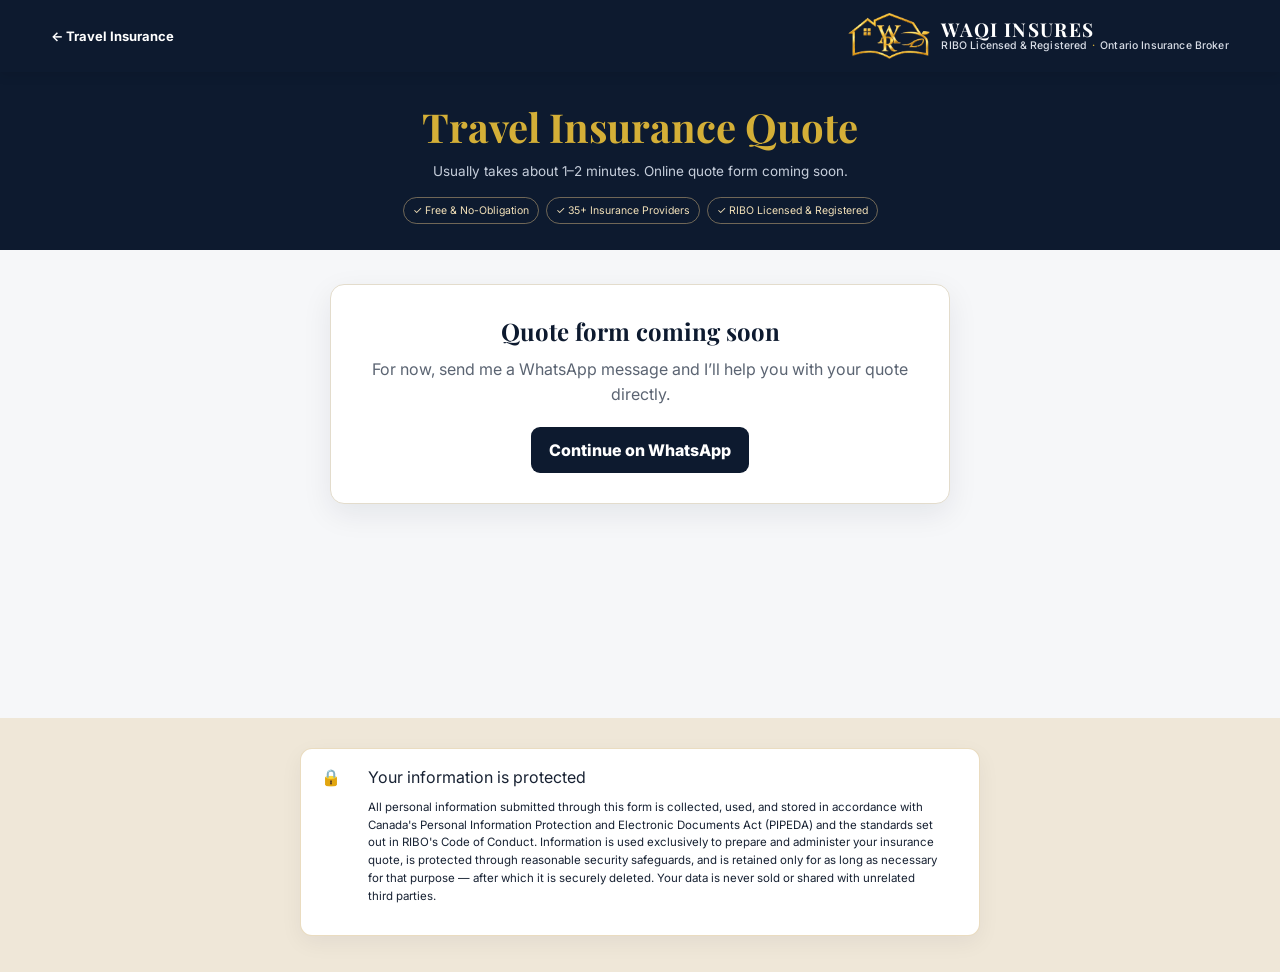
<file: travel-quote.html>
<!DOCTYPE html>

<html lang="en">
<head>
<meta charset="utf-8"/>
<meta content="width=device-width, initial-scale=1.0" name="viewport"/>
<title>WAQI Insures — Travel Insurance Quote Request</title><meta name="robots" content="noindex,follow"/>
<link href="https://fonts.googleapis.com" rel="preconnect"/>
<link href="https://fonts.googleapis.com/css2?family=Playfair+Display:ital,wght@0,500;0,600;0,700;1,500&amp;family=Inter:wght@400;500;600;700&amp;display=swap" rel="stylesheet"/>
<style>
  :root{
    --cream:#EDE4D6;
    --cream-deep:#EFE7D8;
    --navy:#0D1A2F;
    --navy-soft:#1C2E48;
    --gold:#B98B2E;
    --gold-light:#E8C687;
    --gold-pale:#F1D9A3;
    --ink:#182233;
    --slate:#5B6472;
    --line:#E3DCCC;
    --card:#FFFFFF;
    --error:#A6362C;
    --radius:12px;
  }
  *{box-sizing:border-box;}
  html{scroll-behavior:smooth;}
  body{
    margin:0;
    background:var(--cream-deep);
    color:var(--ink);
    font-family:'Inter', -apple-system, BlinkMacSystemFont, Arial, sans-serif;
  }
  .serif{font-family:'Playfair Display', Georgia, serif;}

  /* ===== HEADER ===== */
  .letterhead{
    background:#EDE4D6;
    padding:0;
  }
  .letterhead-banner{
    max-width:1100px;
    margin:0 auto;
    position:relative;
    display:block;
  }
  .letterhead-banner img{
    display:block;
    width:100%;
    height:auto;
  }
  .letterhead-banner a{
    position:absolute;
    top:0;
    height:82%;
    display:block;
  }
  .letterhead-banner a.waqi-zone{
    left:0;
    width:53%;
  }
  .letterhead-banner a.wellcare-zone{
    right:0;
    width:47%;
  }

  /* ===== HERO ===== */
  .hero{
    background:var(--navy);
    padding:46px 6vw 56px;
    text-align:center;
    position:relative;
  }
  .hero .eyebrow{
    color:var(--gold-light);
    text-transform:uppercase;
    letter-spacing:.22em;
    font-size:11.5px;
    font-weight:600;
    margin:0 0 14px;
  }
  .hero h1{
    color:#fff;
    font-size:clamp(28px, 4.4vw, 42px);
    font-weight:600;
    margin:0 0 14px;
    line-height:1.2;
  }
  .hero h1 em{
    font-style:italic;
    color:var(--gold-light);
  }
  .hero p{
    color:#C6CEDB;
    max-width:52ch;
    margin:0 auto;
    font-size:15px;
    line-height:1.6;
  }

  /* ===== PROGRESS ===== */
  .progress-wrap{
    max-width:720px;
    margin:0 auto;
    padding:26px 6vw 0;
  }
  .progress{
    display:flex;
    gap:6px;
  }
  .progress div{height:5px;
    height:3px;
    flex:1;
    background:var(--line);
    border-radius:2px;
    overflow:hidden;
  }
  .progress div span{
    display:block;
    height:100%;
    width:0%;
    background:linear-gradient(90deg, var(--gold), var(--navy));
    transition:width .35s ease;
  }
  .progress-label{
    display:flex;
    justify-content:space-between;
    font-size:12px;
    color:var(--slate);
    margin:10px 0 0;
    letter-spacing:.02em;
  }
  .progress-label .step-name{font-weight:600; color:var(--navy);}

  /* ===== MAIN ===== */
  .wrap{
    max-width:720px;
    margin:0 auto;
    padding:24px 6vw 90px;
  }

  .card{
    background:var(--card);
    border:1px solid var(--line);
    border-radius:var(--radius);
    padding:30px 28px;
    margin-bottom:22px;
    box-shadow:0 2px 14px rgba(13,26,47,0.04);
  }
  .card-head{
    display:flex;
    align-items:baseline;
    gap:10px;
    margin-bottom:6px;
  }
  .card-head .tag{
    font-size:11px;
    font-weight:700;
    letter-spacing:.14em;
    text-transform:uppercase;
    color:var(--gold);
  }
  .card h2{
    font-size:21px;
    margin:2px 0 4px;
    color:var(--navy);
    font-weight:600;
  }
  .card p.hint{
    margin:0 0 22px;
    color:var(--slate);
    font-size:13.5px;
  }

  .grid{
    display:grid;
    grid-template-columns:1fr 1fr;
    gap:18px;
  }
  .grid.single{grid-template-columns:1fr;}
  .field{
    display:flex;
    flex-direction:column;
    gap:6px;
  }
  .field.full{grid-column:1/-1;}
  label{
    font-size:13px;
    font-weight:600;
    color:var(--ink);
  }
  label .opt{
    font-weight:400;
    color:var(--slate);
    font-size:12px;
  }
  input, select, textarea{
    border:1px solid var(--line);
    border-radius:7px;
    padding:11px 13px;
    font-size:14px;
    font-family:inherit;
    color:var(--ink);
    background:#FCFAF6;
    width:100%;
  }
  input:focus, select:focus, textarea:focus{
    outline:2px solid var(--gold);
    outline-offset:1px;
    border-color:var(--gold);
    background:#fff;
  }
  textarea{resize:vertical; min-height:64px;}

  fieldset{
    border:none;
    padding:0;
    margin:0;
    display:flex;
    flex-direction:column;
    gap:8px;
  }
  legend{
    font-size:13px;
    font-weight:600;
    padding:0 0 6px;
    color:var(--ink);
  }
  .choice-row{
    display:flex;
    flex-wrap:wrap;
    gap:10px;
  }
  .choice{
    position:relative;
  }
  .choice input{
    position:absolute;
    opacity:0;
    width:100%;height:100%;
    margin:0;
    cursor:pointer;
  }
  .choice span{
    display:inline-flex;
    align-items:center;
    gap:7px;
    padding:9px 16px;
    border:1px solid var(--line);
    border-radius:999px;
    font-size:13.5px;
    color:var(--slate);
    background:#FCFAF6;
    transition:all .15s ease;
  }
  .choice input:checked + span{
    background:var(--navy);
    border-color:var(--navy);
    color:#fff;
  }
  .choice input:focus-visible + span{
    outline:2px solid var(--gold);
    outline-offset:2px;
  }

  .conditional{
    margin-top:2px;
    padding-left:2px;
    display:none;
  }
  .conditional.show{display:flex; flex-direction:column; gap:6px;}

  .helper-note{margin:10px 0 16px;
    background:var(--cream);
    border:1px solid var(--gold-pale);
    border-radius:8px;
    padding:12px 14px;
    font-size:12.5px;
    color:var(--navy-soft);
    line-height:1.5;
    display:flex;
    gap:10px;
    align-items:flex-start;
  }
  .helper-note .ico{
    flex-shrink:0;
    width:18px;height:18px;
    border-radius:50%;
    background:var(--gold);
    color:#fff;
    font-size:11px;
    font-weight:700;
    display:flex;align-items:center;justify-content:center;
    margin-top:1px;
  }

  .nav-buttons{
    display:flex;
    justify-content:space-between;
    align-items:center;
    margin-top:6px;
  }
  button.primary, button.next{
    background:var(--navy);
    color:#fff;
    border:none;
    padding:13px 26px;
    border-radius:8px;
    font-size:14px;
    font-weight:700;
    cursor:pointer;
    letter-spacing:.01em;
    transition:background .15s ease, transform .15s ease;
  }
  button.primary:hover, button.next:hover{background:#16233a;}
  button.primary:active, button.next:active{transform:scale(.98);}
  button.ghost{
    background:none;
    border:1px solid var(--line);
    color:var(--slate);
    padding:13px 22px;
    border-radius:8px;
    font-size:14px;
    cursor:pointer;
  }
  button.ghost:hover{background:#F2EDE2;}

  .step{display:none;}
  .step.active{display:block; animation:fadeIn .35s ease;}
  @keyframes fadeIn{
    from{opacity:0; transform:translateY(6px);}
    to{opacity:1; transform:translateY(0);}
  }

  .required:after{
    content:" *";
    color:var(--gold);
  }

  /* ===== CONFIRM ===== */
  .confirm{
    text-align:center;
    padding:70px 20px;
  }
  .confirm .check{
    width:60px;height:60px;
    border-radius:50%;
    background:var(--navy);
    color:var(--gold-light);
    display:flex;align-items:center;justify-content:center;
    margin:0 auto 22px;
    font-size:28px;
  }
  .confirm h2{font-size:26px; margin-bottom:10px; color:var(--navy);}
  .confirm p{color:var(--slate); max-width:44ch; margin:0 auto; line-height:1.6;}
  .confirm .home-btn{
    display:inline-flex;
    align-items:center;
    justify-content:center;
    margin-top:26px;
    background:var(--navy);
    color:#fff;
    text-decoration:none;
    padding:13px 28px;
    border-radius:8px;
    font-size:14px;
    font-weight:700;
    transition:background .15s ease, transform .15s ease;
  }
  .confirm .home-btn:hover{background:#16233a;}
  .confirm .home-btn:active{transform:scale(.98);}

  /* ===== FOOTER ===== */
  .footer{
    background:var(--navy);
    color:#B7C0D0;
    padding:40px 6vw 30px;
  }
  .footer-inner{
    max-width:1100px;
    margin:0 auto;
    display:flex;
    justify-content:space-between;
    gap:30px;
    flex-wrap:wrap;
  }
  .footer-brand{
    display:flex;
    align-items:center;
    gap:14px;
  }
  .footer-brand img{height:40px; width:auto; border-radius:4px;}
  .footer-brand-text .name{
    color:#fff;
    font-weight:700;
    font-size:15px;
  }
  .footer-brand-text .role{
    font-size:12px;
    color:#8D97AA;
  }
  .footer-links{
    display:flex;
    gap:26px;
    flex-wrap:wrap;
    align-items:center;
  }
  .footer-links a{
    color:#B7C0D0;
    text-decoration:none;
    font-size:13px;
    display:flex;
    align-items:center;
    gap:6px;
    transition:color .15s ease;
  }
  .footer-links a:hover{color:var(--gold-light);}
  .footer-bottom{
    max-width:1100px;
    margin:26px auto 0;
    padding-top:20px;
    border-top:1px solid #263952;
    font-size:11.5px;
    color:#79839A;
    line-height:1.6;
  }

  .social-links{
    display:grid;
    grid-template-columns:repeat(3,minmax(145px,1fr));
    gap:10px;
    width:min(100%,560px);
  }
  .social-link{
    display:flex!important;
    align-items:center!important;
    gap:10px!important;
    padding:11px 13px;
    border:1px solid #2A3E5C;
    border-radius:9px;
    background:#132441;
    color:#fff!important;
    text-decoration:none!important;
    min-height:54px;
    transition:transform .15s ease,border-color .15s ease,background .15s ease;
  }
  .social-link:hover{
    transform:translateY(-2px);
    border-color:var(--gold);
    background:#172A49;
  }
  .social-icon{
    width:30px;
    height:30px;
    display:flex;
    align-items:center;
    justify-content:center;
    flex:0 0 30px;
  }
  .social-icon svg{display:block;width:30px;height:30px;}
  .social-icon.google{background:#fff;border-radius:8px;padding:5px;}
  .social-icon.google svg{width:20px;height:20px;}
  .social-copy{display:flex;flex-direction:column;line-height:1.2;}
  .social-copy strong{font-size:12.5px;color:#fff;}
  .social-copy span{font-size:10.5px;color:#9AA6BA;margin-top:3px;}
  @media (max-width:760px){
    .social-links{grid-template-columns:1fr; width:100%;}
    .footer-inner{align-items:stretch;}
  }

  .footer-badge{
    display:inline-flex;
    align-items:center;
    gap:6px;
    background:#132441;
    border:1px solid #2A3E5C;
    padding:4px 10px;
    border-radius:999px;
    font-size:11px;
    color:var(--gold-light);
    margin-right:10px;
  }

  /* ===== CHOICE SECTION ===== */
  .choices-wrap{
    max-width:920px;
    margin:0 auto;
    padding:52px 6vw 70px;
  }
  .choices-heading{
    text-align:center;
    margin-bottom:36px;
  }
  .choices-heading h2{
    font-size:24px;
    color:var(--navy);
    margin:0 0 8px;
    font-weight:600;
  }
  .choices-heading p{
    color:var(--slate);
    font-size:14.5px;
    margin:0;
  }
  .choices-grid{
    display:grid;
    grid-template-columns:1fr 1fr;
    gap:24px;
  }
  .choice-card{
    background:var(--card);
    border:1px solid var(--line);
    border-radius:var(--radius);
    padding:36px 30px;
    text-align:center;
    display:flex;
    flex-direction:column;
    align-items:center;
    box-shadow:0 2px 14px rgba(13,26,47,0.05);
    transition:transform .2s ease, box-shadow .2s ease;
    position:relative;
  }
  .choice-card.featured{
    border:1px solid var(--gold);
    box-shadow:0 4px 22px rgba(185,139,46,0.14);
  }
  .badge-pulse{
    position:absolute;
    top:14px;
    right:14px;
    background:linear-gradient(90deg, var(--gold), #D4A54A);
    color:#fff;
    font-size:11px;
    font-weight:700;
    padding:5px 12px;
    border-radius:999px;
    letter-spacing:.01em;
    box-shadow:0 2px 8px rgba(185,139,46,0.35);
    white-space:nowrap;
    overflow:hidden;
  }
  .badge-pulse::after{
    content:"";
    position:absolute;
    top:0;
    left:-60%;
    width:40%;
    height:100%;
    background:linear-gradient(120deg, transparent, rgba(255,255,255,0.55), transparent);
    animation:badgeShimmer 3s ease-in-out infinite;
  }
  @keyframes badgeShimmer{
    0%{ left:-60%; }
    45%{ left:130%; }
    100%{ left:130%; }
  }
  .choice-card:hover{
    transform:translateY(-3px);
    box-shadow:0 8px 24px rgba(13,26,47,0.09);
  }
  .choice-icon{
    width:64px;
    height:64px;
    border-radius:50%;
    display:flex;
    align-items:center;
    justify-content:center;
    font-size:30px;
    margin-bottom:18px;
  }
  .choice-icon.whatsapp{ background:#E7F9EE; }
  .choice-icon.form{ background:var(--gold-pale); }
  .choice-card h3{
    font-size:19px;
    color:var(--navy);
    margin:0 0 10px;
    font-weight:600;
  }
  .choice-card p{
    color:var(--slate);
    font-size:13.5px;
    line-height:1.6;
    margin:0 0 26px;
    flex-grow:1;
  }
  .choice-btn{
    display:inline-flex;
    align-items:center;
    gap:8px;
    padding:13px 28px;
    border-radius:8px;
    font-size:14px;
    font-weight:700;
    text-decoration:none;
    transition:opacity .15s ease;
    border:none;
    cursor:pointer;
    font-family:inherit;
  }
  .choice-btn:hover{opacity:.88;}
  .choice-btn.whatsapp{ background:#25D366; color:#fff; }
  .choice-btn.form{ background:var(--navy); color:#fff; }
  .trust-note{
    max-width:640px;
    margin:40px auto 0;
    text-align:center;
    font-size:12.5px;
    color:var(--slate);
    line-height:1.6;
  }

  .vehicle-block{
    border-top:1px solid var(--line);
    padding-top:24px;
    margin-top:24px;
  }
  .vehicle-block:first-child{
    border-top:none;
    padding-top:0;
    margin-top:0;
  }
  .vehicle-block-head{
    display:flex;
    justify-content:space-between;
    align-items:center;
    gap:14px;
    margin-bottom:18px;
  }
  .vehicle-block-title{
    margin:0;
    color:var(--navy);
    font-size:16px;
    font-weight:700;
  }
  .remove-vehicle{
    display:none;
    background:none;
    border:1px solid var(--line);
    color:var(--error);
    padding:8px 12px;
    border-radius:7px;
    font-family:inherit;
    font-size:12.5px;
    font-weight:600;
    cursor:pointer;
  }
  .remove-vehicle:hover{background:#FFF6F4;}
  .vehicle-block:not(:first-child) .remove-vehicle{display:inline-flex;}
  .add-vehicle-row{
    margin-top:24px;
    display:flex;
    justify-content:center;
  }
  .add-vehicle{
    background:#FCFAF6;
    border:1px solid var(--gold);
    color:var(--navy);
    padding:12px 20px;
    border-radius:8px;
    font-family:inherit;
    font-size:13.5px;
    font-weight:700;
    cursor:pointer;
  }
  .add-vehicle:hover{background:var(--cream);}


  .benefits-grid-three{
    grid-template-columns:repeat(3,minmax(0,1fr));
  }

  @media (max-width:640px){
    .benefits-grid-three{grid-template-columns:1fr;}
    .coverage-options,.benefits-grid{grid-template-columns:1fr;}
    .grid{grid-template-columns:1fr;}
    .letterhead-inner{justify-content:center; text-align:center;}
    .footer-inner{flex-direction:column; align-items:flex-start;}
    .choices-grid{grid-template-columns:1fr; gap:14px;}
    .choice-card{padding:24px 20px;}
    .choice-icon{width:52px; height:52px; font-size:24px; margin-bottom:14px;}
    .choice-card h3{font-size:17px; margin-bottom:8px;}
    .choice-card p{font-size:13px; margin-bottom:18px; line-height:1.5;}
    .choice-btn{padding:12px 20px; font-size:13.5px; width:100%; justify-content:center;}
    .badge-pulse{top:10px; right:10px; font-size:10px; padding:4px 10px;}

    .hero{padding:24px 6vw 28px;}
    .hero p{font-size:13px;}
    .choices-wrap{padding:22px 6vw 36px;}
    .choices-heading{margin-bottom:16px;}
    .choices-heading h2{font-size:18px;}
    .choices-heading p{font-size:12px;}
    .choice-card{padding:18px 16px;}
    .choice-icon{width:40px; height:40px; font-size:19px; margin-bottom:10px;}
    .choice-card h3{font-size:14px; margin-bottom:5px;}
    .choice-card p{font-size:11px; margin-bottom:12px; line-height:1.4;}
    .choice-btn{padding:10px 16px; font-size:12.5px;}
  }

  .invalid-field input, .invalid-field select, .invalid-field textarea,
  fieldset.invalid-field .choice span{border-color:var(--error)!important; background:#FFF7F6;}
  .invalid-field label, fieldset.invalid-field legend{color:var(--error)!important;}
  .field-error{font-size:12px;color:var(--error);margin-top:2px;display:none;}
  .invalid-field > .field-error, fieldset.invalid-field + .field-error{display:block;}
  .info-inline{font-size:12.5px;color:var(--navy-soft);line-height:1.5;background:#F8F3E9;border-left:3px solid var(--gold);padding:9px 11px;border-radius:4px;}
  .driver-block{border-top:1px solid var(--line);padding-top:24px;margin-top:24px;}
  .driver-block:first-child{border-top:none;padding-top:0;margin-top:0;}
  .driver-block-head{display:flex;justify-content:space-between;align-items:center;gap:16px;margin-bottom:18px;}
  .driver-block-title{margin:0;color:var(--navy);font-size:17px;font-weight:700;}
  .remove-driver,.add-driver{border-radius:8px;font-family:inherit;font-weight:700;cursor:pointer;}
  .remove-driver{display:none;background:#fff;border:1px solid #E5B8B3;color:var(--error);padding:8px 12px;font-size:12px;}
  .driver-block:not(:first-child) .remove-driver{display:inline-flex;}
  .add-driver-row{margin-top:22px;text-align:center;}
  .add-driver{background:#F8F3E9;border:1px solid var(--gold);color:var(--navy);padding:11px 18px;font-size:13px;}
  .applicant-chip{display:inline-flex;align-items:center;gap:7px;background:#F8F3E9;border:1px solid var(--gold-pale);border-radius:999px;padding:7px 12px;font-size:12.5px;color:var(--navy);margin-bottom:18px;}

  /* Hide number input spinner arrows */
  input[type="number"]::-webkit-inner-spin-button,
  input[type="number"]::-webkit-outer-spin-button{
    -webkit-appearance:none;
    margin:0;
  }
  input[type="number"]{
    -moz-appearance:textfield;
    appearance:textfield;
  }

  .coverage-options{
    display:grid;
    grid-template-columns:1fr 1fr;
    gap:12px;
  }
  .coverage-option{
    position:relative;
    display:block;
  }
  .coverage-option input{
    position:absolute;
    opacity:0;
    inset:0;
    width:100%;
    height:100%;
    cursor:pointer;
  }
  .coverage-option span{
    display:block;
    height:100%;
    border:1px solid var(--line);
    border-radius:9px;
    background:#FCFAF6;
    padding:14px 15px;
    transition:all .15s ease;
  }
  .coverage-option strong{
    display:block;
    color:var(--navy);
    font-size:13.5px;
    margin-bottom:5px;
  }
  .coverage-option small{
    display:block;
    color:var(--slate);
    font-size:12px;
    line-height:1.45;
  }
  .coverage-option input:checked + span{
    border-color:var(--navy);
    background:#F1F4F8;
    box-shadow:0 0 0 1px var(--navy);
  }
  .coverage-option input:focus-visible + span{
    outline:2px solid var(--gold);
    outline-offset:2px;
  }
  .deductible-tip{
    margin-top:7px;
    font-size:12px;
    color:var(--slate);
    font-style:italic;
  }
  .benefits-grid{
    display:grid;
    grid-template-columns:1fr 1fr;
    gap:10px;
  }
  .benefit-option{
    position:relative;
    display:block;
  }
  .benefit-option input{
    position:absolute;
    opacity:0;
    inset:0;
    width:100%;
    height:100%;
    cursor:pointer;
  }
  .benefit-option span{
    display:block;
    height:100%;
    border:1px solid var(--line);
    border-radius:8px;
    background:#FCFAF6;
    padding:12px 13px;
    transition:all .15s ease;
  }
  .benefit-option strong{
    display:block;
    color:var(--navy);
    font-size:12.8px;
    margin-bottom:4px;
  }
  .benefit-option small{
    display:block;
    color:var(--slate);
    font-size:11.5px;
    line-height:1.4;
  }
  .benefit-option input:checked + span{
    border-color:var(--navy);
    background:#F1F4F8;
    box-shadow:0 0 0 1px var(--navy);
  }
  .benefit-option input:focus-visible + span{
    outline:2px solid var(--gold);
    outline-offset:2px;
  }
  .step[data-step="3"] .grid,
  .step[data-step="4"] .grid{
    row-gap:26px;
  }
  .upload-note{
    margin-top:7px;
    font-size:11.8px;
    color:var(--slate);
    line-height:1.45;
  }
  .file-upload{
    margin-top:8px;
    padding:9px 10px;
    font-size:12px;
    background:#fff;
  }
  .question-separator{
    padding-top:4px;
  }



  .time-estimate{font-size:12px;color:var(--slate);text-align:center;margin:10px 0 0;}
  .repeat-list{display:flex;flex-direction:column;gap:14px;}
  .repeat-item{border:1px solid var(--line);border-radius:9px;padding:14px;background:#FCFAF6;position:relative;}
  .repeat-item .grid{gap:12px;}
  .remove-repeat{display:none;background:none;border:1px solid #E5B8B3;color:var(--error);padding:6px 10px;border-radius:7px;font:600 12px inherit;cursor:pointer;margin:0 0 10px auto;}
  .repeat-item:not(:first-child) .remove-repeat{display:block;}
  .add-repeat{margin-top:12px;background:#F8F3E9;border:1px solid var(--gold);color:var(--navy);padding:9px 14px;border-radius:8px;font:700 12.5px inherit;cursor:pointer;}
  .review-list{display:grid;gap:14px;}
  .review-section{padding:20px;border:1px solid var(--line);border-radius:9px;padding:16px;background:#FCFAF6;}
  .review-section h3{margin:0 0 10px;color:var(--navy);font-size:15px;}
  .review-row{display:grid;grid-template-columns:minmax(130px,38%) 1fr;gap:10px;padding:5px 0;font-size:12.5px;border-bottom:1px solid #EEE8DC;}
  .review-row:last-child{border-bottom:none;}
  .review-key{font-weight:600;color:var(--slate);}
  .save-row{display:flex;justify-content:center;margin-top:16px;}
  .save-later{background:none;border:none;color:var(--navy);text-decoration:underline;font:600 12.5px inherit;cursor:pointer;}
  .save-status{text-align:center;color:var(--slate);font-size:12px;min-height:18px;margin-top:6px;}
  @media(max-width:640px){.review-row{grid-template-columns:1fr;gap:2px;}}

  .trust-badges{display:flex;flex-wrap:wrap;justify-content:center;gap:9px;margin:18px auto 0;max-width:760px;}
  .trust-badge{display:inline-flex;align-items:center;gap:7px;padding:8px 12px;border:1px solid var(--gold-pale);border-radius:999px;background:#fff;color:var(--navy);font-size:12px;font-weight:600;}
  .form-toolbar{display:flex;justify-content:space-between;align-items:center;gap:12px;margin:0 0 8px;}
  .start-over-btn{background:none;border:none;color:var(--slate);font:600 12.5px inherit;cursor:pointer;text-decoration:underline;text-underline-offset:3px;padding:6px 0;}
  .start-over-btn:hover{color:var(--navy);}
  .autosave-note{font-size:11.5px;color:var(--slate);}
  .save-toast{position:fixed;top:18px;right:18px;z-index:1000;background:var(--navy);color:#fff;padding:10px 14px;border-radius:8px;font-size:12.5px;font-weight:600;box-shadow:0 8px 28px rgba(13,26,47,.22);opacity:0;transform:translateY(-8px);pointer-events:none;transition:.2s ease;}
  .save-toast.show{opacity:1;transform:translateY(0);}
  .modal-backdrop{position:fixed;inset:0;background:rgba(7,15,28,.62);z-index:1100;display:none;align-items:center;justify-content:center;padding:20px;}
  .modal-backdrop.show{display:flex;}
  .modal-card{width:min(440px,100%);background:#fff;border-radius:14px;border:1px solid var(--line);box-shadow:0 20px 60px rgba(0,0,0,.25);padding:26px;}
  .modal-card h3{margin:0 0 8px;color:var(--navy);font-size:20px;}
  .modal-card p{margin:0;color:var(--slate);font-size:13.5px;line-height:1.55;}
  .modal-actions{display:flex;justify-content:flex-end;gap:10px;margin-top:22px;}
  .submit-loading{display:inline-flex;align-items:center;gap:9px;}
  .spinner{width:15px;height:15px;border:2px solid rgba(255,255,255,.45);border-top-color:#fff;border-radius:50%;animation:spin .75s linear infinite;}
  @keyframes spin{to{transform:rotate(360deg)}}
  .success-points{display:grid;gap:8px;max-width:390px;margin:20px auto 24px;text-align:left;color:var(--navy-soft);font-size:13px;}
  .success-points span{display:flex;gap:8px;align-items:flex-start;}
  @media(max-width:640px){.trust-badges{gap:7px}.trust-badge{font-size:11px;padding:7px 9px}.form-toolbar{align-items:flex-start}.save-toast{left:14px;right:14px;top:14px;text-align:center}.modal-actions{flex-direction:column-reverse}.modal-actions button{width:100%}}

  .progress > div{cursor:pointer;position:relative;}
  .progress > div.locked{cursor:default;opacity:.55;}
  .progress > div.visited::after{content:"";position:absolute;inset:-8px;}
  .required-note{font-size:11.5px;color:var(--slate);margin:-8px 0 18px;}
  .review-title-row{display:flex;align-items:center;justify-content:space-between;gap:16px;margin-bottom:8px;}
  .review-title-row h3{display:flex;align-items:center;gap:8px;margin:0;color:var(--navy);font-size:16px;}
  .review-edit{border:1px solid var(--gold);background:#fff;color:var(--navy);border-radius:7px;padding:7px 12px;font:600 12px/1 'Inter',sans-serif;cursor:pointer;}
  .review-edit:hover{background:var(--cream);}
  .date-field-wrap{position:relative;}
  .date-picker-input{padding-right:42px;cursor:pointer;background:#FCFAF6;}
  .date-trigger{position:absolute;right:5px;top:5px;width:34px;height:34px;border:0;background:transparent;cursor:pointer;font-size:17px;border-radius:6px;}
  .date-trigger:hover{background:var(--cream);}
  .date-picker-modal .modal-card{max-width:380px;}
  .date-picker-head{display:grid;grid-template-columns:1fr 1fr;gap:10px;margin-bottom:14px;}
  .calendar-grid{display:grid;grid-template-columns:repeat(7,1fr);gap:5px;}
  .calendar-weekday{text-align:center;font-size:11px;font-weight:700;color:var(--slate);padding:4px 0;}
  .calendar-day{border:1px solid var(--line);background:#fff;border-radius:7px;min-height:38px;cursor:pointer;font:600 12px 'Inter',sans-serif;color:var(--ink);}
  .calendar-day:hover{border-color:var(--gold);background:var(--cream);}
  .calendar-day.selected{background:var(--navy);color:#fff;border-color:var(--navy);}
  .calendar-day.empty{visibility:hidden;}
  .step-time{font-size:12px;color:var(--gold);font-weight:700;margin:6px 0 0;}

.client-reference{margin:18px auto 4px!important;padding:11px 16px;border:1px solid var(--gold-pale);border-radius:8px;background:#F8F3E9;color:var(--navy)!important;font-size:14px!important;max-width:max-content!important;}

  .field-note{margin-top:6px;background:transparent;border-left:2px solid var(--gold);
    margin-top:7px;
    padding:9px 11px;
    border-left:3px solid var(--gold);
    border-radius:5px;
    background:#F8F3E9;
    color:var(--navy-soft);
    font-size:11.8px;
    line-height:1.5;
  }
  .field-note strong{font-weight:700;color:var(--navy);}
  .input-meta{display:flex;justify-content:space-between;gap:10px;margin-top:6px;font-size:11.5px;color:var(--slate);}
  .input-meta .valid{color:#2E6A46;font-weight:700;}
  .file-status{display:none;align-items:center;justify-content:space-between;gap:10px;margin-top:7px;padding:8px 10px;border:1px solid var(--line);border-radius:7px;background:#FCFAF6;font-size:11.8px;color:var(--navy-soft);}
  .file-status.show{display:flex;}
  .file-status-name{overflow:hidden;text-overflow:ellipsis;white-space:nowrap;}
  .file-remove{flex:0 0 auto;border:0;background:none;color:var(--error);font:700 11.5px inherit;cursor:pointer;padding:2px 4px;}
  .client-reference-card{max-width:360px;margin:24px auto 26px;padding:18px;border:1px solid var(--gold-pale);border-radius:12px;background:#FCFAF6;display:flex;flex-direction:column;gap:5px;}
  .client-reference-label{text-transform:uppercase;letter-spacing:.12em;font-size:10.5px;font-weight:700;color:var(--gold);}
  .client-reference-card strong{font-size:clamp(25px,5vw,34px);letter-spacing:.05em;color:var(--navy);}
  .client-reference-card small{font-size:11.5px;color:var(--slate);}
  .review-file-attached{color:#2E6A46;font-weight:700;}

</style>
<style>
.waqi-quote-topbar{height:68px;background:#0D1A2F;display:flex;align-items:center;justify-content:space-between;padding:0 max(18px,4vw);position:sticky;top:0;z-index:900;box-shadow:0 2px 12px rgba(0,0,0,.12)}
.waqi-back{color:#fff;text-decoration:none;font-size:13px;font-weight:700}
.waqi-quote-brand img{display:block;height:38px;width:auto}
.waqi-quote-intro{text-align:center;background:#0D1A2F;color:#fff;padding:28px 18px 26px}
.waqi-quote-eyebrow{color:#E8C687;letter-spacing:.18em;font-size:10.5px;font-weight:700;margin-bottom:9px}
.waqi-quote-intro h1{font-family:'Playfair Display',Georgia,serif;font-size:clamp(28px,6vw,40px);margin:0 0 8px}
.waqi-quote-intro p{color:#C6CEDB;font-size:13.5px;line-height:1.5;margin:0 auto;max-width:560px}
.waqi-quote-mini-badges{display:flex;justify-content:center;flex-wrap:wrap;gap:7px;margin-top:16px}
.waqi-quote-mini-badges span{border:1px solid rgba(232,198,135,.45);border-radius:999px;padding:6px 9px;font-size:10.5px;color:#F3E1B9}
#formSection{display:block!important}
.progress-wrap{padding-top:22px}
.wrap{padding-bottom:60px}
@media(max-width:640px){
 .waqi-quote-topbar{height:58px;padding:0 14px}
 .waqi-quote-brand img{height:32px}
 .waqi-back{font-size:12px}
 .waqi-quote-intro{padding:22px 14px 20px}
 .waqi-quote-intro h1{font-size:27px}
 .waqi-quote-intro p{font-size:12.5px}
 .waqi-quote-mini-badges{gap:5px}
 .waqi-quote-mini-badges span{font-size:9.5px;padding:5px 7px}
 .progress-wrap{padding:18px 14px 0}
 .wrap{padding:18px 14px 46px}
 .card{padding:22px 17px;margin-bottom:16px}
 .nav-buttons{gap:10px}
 .nav-buttons button{min-height:46px}
}
</style><style>
/* V51 quote-page polish only */
.waqi-quote-brand{
  display:flex!important;
  align-items:center;
  gap:10px;
  text-decoration:none;
}
.waqi-quote-brand img{
  height:34px!important;
  width:auto!important;
}
.waqi-brand-name{
  color:#fff;
  font-family:'Playfair Display',Georgia,serif;
  font-size:17px;
  font-weight:700;
  letter-spacing:.08em;
  white-space:nowrap;
}
.quote-ready-card{
  width:min(680px,calc(100% - 28px));
  margin:-10px auto 18px;
  position:relative;
  z-index:3;
  background:#fff;
  border:1px solid #E3DCCC;
  border-radius:11px;
  box-shadow:0 8px 24px rgba(13,26,47,.08);
  padding:13px 16px;
  display:flex;
  gap:10px;
  align-items:flex-start;
  color:#5B6472;
  font-size:12px;
  line-height:1.45;
}
.quote-ready-card strong{
  flex:0 0 auto;
  color:#0D1A2F;
  font-size:12px;
}
@media(max-width:640px){
  .waqi-quote-brand img{height:29px!important}
  .waqi-brand-name{font-size:13px;letter-spacing:.06em}
  .quote-ready-card{
    width:calc(100% - 24px);
    margin:-8px auto 12px;
    padding:11px 12px;
    display:block;
  }
  .quote-ready-card strong{
    display:block;
    margin-bottom:3px;
  }
}
</style><style>
.temporary-quote-shell{min-height:52vh;padding:34px 16px 70px;background:#f6f7f9}
.temporary-quote-card{max-width:620px;margin:0 auto;background:#fff;border:1px solid #e3dccc;border-radius:14px;padding:30px;box-shadow:0 10px 30px rgba(13,26,47,.08);text-align:center}
.temporary-quote-card h2{color:#0D1A2F;margin:0 0 10px;font-family:'Playfair Display',Georgia,serif}
.temporary-quote-card p{color:#5B6472;line-height:1.55;margin:0 0 20px}
.temporary-whatsapp{display:inline-flex;justify-content:center;align-items:center;background:#0D1A2F;color:#fff!important;text-decoration:none;border-radius:9px;padding:13px 18px;font-weight:800}
</style><style>
.quote-data-protection-compact{width:calc(100% - 32px)!important;max-width:680px!important;margin:30px auto 36px!important;padding:18px 20px!important;display:grid!important;grid-template-columns:34px minmax(0,1fr)!important;gap:13px!important;align-items:start!important;text-align:left!important;background:#fff!important;border:1px solid rgba(185,139,46,.30)!important;border-radius:12px!important;box-shadow:0 7px 22px rgba(13,26,47,.055)!important}
.quote-data-protection-compact .data-protection-content p{max-width:570px!important;font-size:11.5px!important;line-height:1.55!important;text-align:left!important}
@media(max-width:640px){.quote-data-protection-compact{width:calc(100% - 28px)!important;grid-template-columns:30px minmax(0,1fr)!important;padding:15px!important;gap:10px!important}}
</style>




<style id="waqi-quote-license-polish">
.quote-license-polish {
  color: #f7f5ef !important;
}
.quote-license-polish .separator,
.quote-license-polish .sep,
.quote-license-polish .dot {
  color: #d4af37 !important;
}
</style>


<style id="waqi-quote-header-hierarchy-v198">
/* Quote header hierarchy only — no other page/layout changes */
.waqi-quote-topbar{
  min-height:72px;
  height:auto;
  padding-top:8px;
  padding-bottom:8px;
}
.waqi-quote-brand{
  display:grid!important;
  grid-template-columns:auto auto;
  grid-template-rows:auto auto;
  column-gap:11px!important;
  row-gap:1px;
  align-items:center;
}
.waqi-quote-brand img{
  grid-column:1;
  grid-row:1 / span 2;
  height:46px!important;
  width:auto!important;
}
.waqi-brand-name{
  grid-column:2;
  grid-row:1;
  align-self:end;
  font-size:19px!important;
  line-height:1.05;
  letter-spacing:.07em!important;
  font-weight:700!important;
  color:#fff!important;
}
.header-brand-credential.quote-license-polish{
  grid-column:2;
  grid-row:2;
  align-self:start;
  font-size:10.5px!important;
  line-height:1.15;
  font-weight:500!important;
  letter-spacing:.015em;
  color:#d9dee7!important;
  white-space:nowrap;
}
.header-brand-credential.quote-license-polish .separator{
  color:#d4af37!important;
  padding:0 2px;
}

@media(max-width:640px){
  .waqi-quote-topbar{
    min-height:64px;
    padding-top:7px;
    padding-bottom:7px;
  }
  .waqi-quote-brand{
    column-gap:8px!important;
  }
  .waqi-quote-brand img{
    height:37px!important;
  }
  .waqi-brand-name{
    font-size:14px!important;
    letter-spacing:.055em!important;
  }
  .header-brand-credential.quote-license-polish{
    font-size:7.8px!important;
    letter-spacing:0;
  }
}
</style>


<style id="waqi-quote-title-cleanup-v199">
.waqi-quote-main-title{
  color:#d4af37 !important;
}
</style>

<link rel="icon" type="image/x-icon" href="assets/favicon/favicon.ico?v=2"/>
<link rel="icon" type="image/png" sizes="32x32" href="assets/favicon/favicon-32x32.png?v=2"/>
<link rel="icon" type="image/png" sizes="48x48" href="assets/favicon/favicon-48x48.png?v=2"/>
<link rel="apple-touch-icon" sizes="180x180" href="assets/favicon/apple-touch-icon.png?v=2"/>
</head>
<body><div class="waqi-quote-topbar"><a class="waqi-back" href="travel.html">← Travel Insurance</a><a class="waqi-quote-brand" href="index.html"><img alt="Waqi Insures" decoding="async" loading="lazy" src="assets/images/perf-responsive/waqi-gold-symbol-ui.png"/><span class="waqi-brand-name">WAQI INSURES</span><span class="header-brand-credential quote-license-polish">RIBO Licensed &amp; Registered <span class="separator">·</span> Ontario Insurance Broker</span></a></div><section class="waqi-quote-intro"><h1 class="waqi-quote-main-title">Travel Insurance Quote</h1><p>Usually takes about 1–2 minutes. Online quote form coming soon.</p><div class="waqi-quote-mini-badges"><span>✓ Free &amp; No-Obligation</span><span>✓ 35+ Insurance Providers</span><span>✓ RIBO Licensed &amp; Registered</span></div></section><main class="temporary-quote-shell"><section class="temporary-quote-card"><h2>Quote form coming soon</h2><p>For now, send me a WhatsApp message and I’ll help you with your quote directly.</p><a class="temporary-whatsapp" href="https://wa.me/14373677252?text=Hi%20Waqi%2C%20I%27d%20like%20a%20travel%20insurance%20quote.">Continue on WhatsApp</a></section></main>
<!-- ===== LETTERHEAD HEADER ===== -->
<!-- ===== HERO ===== -->
<!-- ===== CHOICE SECTION ===== -->
<!-- ===== FORM SECTION (hidden until "Fill Out Form" is clicked) ===== -->
<div aria-live="polite" class="save-toast" id="saveToast" role="status">✓ Progress saved</div>
<!-- ===== FOOTER ===== -->
<div class="quote-data-protection quote-data-protection-compact"><div aria-hidden="true" class="data-protection-icon">🔒</div><div class="data-protection-content"><div class="data-protection-title">Your information is protected</div><p>All personal information submitted through this form is collected, used, and stored in accordance with Canada's Personal Information Protection and Electronic Documents Act (PIPEDA) and the standards set out in RIBO's Code of Conduct. Information is used exclusively to prepare and administer your insurance quote, is protected through reasonable security safeguards, and is retained only for as long as necessary for that purpose — after which it is securely deleted. Your data is never sold or shared with unrelated third parties.</p></div></div><script id="waqi-image-protection">
(function(){
  const isProtectedImage = el => el && (el.tagName === 'IMG' || el.closest?.('picture, .comic-section, .why-partner-showcase, .waqi-fullbleed-hero'));
  document.addEventListener('contextmenu', function(e){
    if(isProtectedImage(e.target)){ e.preventDefault(); }
  }, {capture:true});
  document.addEventListener('dragstart', function(e){
    if(isProtectedImage(e.target)){ e.preventDefault(); }
  }, {capture:true});
})();
</script>
<script id="waqi-mobile-float-footer-guard">
(function(){
  const mq=window.matchMedia('(max-width:600px)');
  const card=document.querySelector('.waqi-client-float');
  const footer=document.querySelector('footer');
  if(!card||!footer) return;
  function update(){
    if(!mq.matches){
      card.classList.remove('mobile-near-footer');
      return;
    }
    const r=footer.getBoundingClientRect();
    /* Move card to top once footer enters the lower ~38% of viewport. */
    const near=r.top < window.innerHeight*0.72;
    card.classList.toggle('mobile-near-footer',near);
  }
  update();
  window.addEventListener('scroll',update,{passive:true});
  window.addEventListener('resize',update,{passive:true});
  if(mq.addEventListener) mq.addEventListener('change',update);
})();
</script>
<script>document.addEventListener('contextmenu',function(e){if(e.target&&e.target.closest&&e.target.closest('img'))e.preventDefault();});document.addEventListener('dragstart',function(e){if(e.target&&e.target.closest&&e.target.closest('img'))e.preventDefault();});</script>
</body>
</html>
</file>
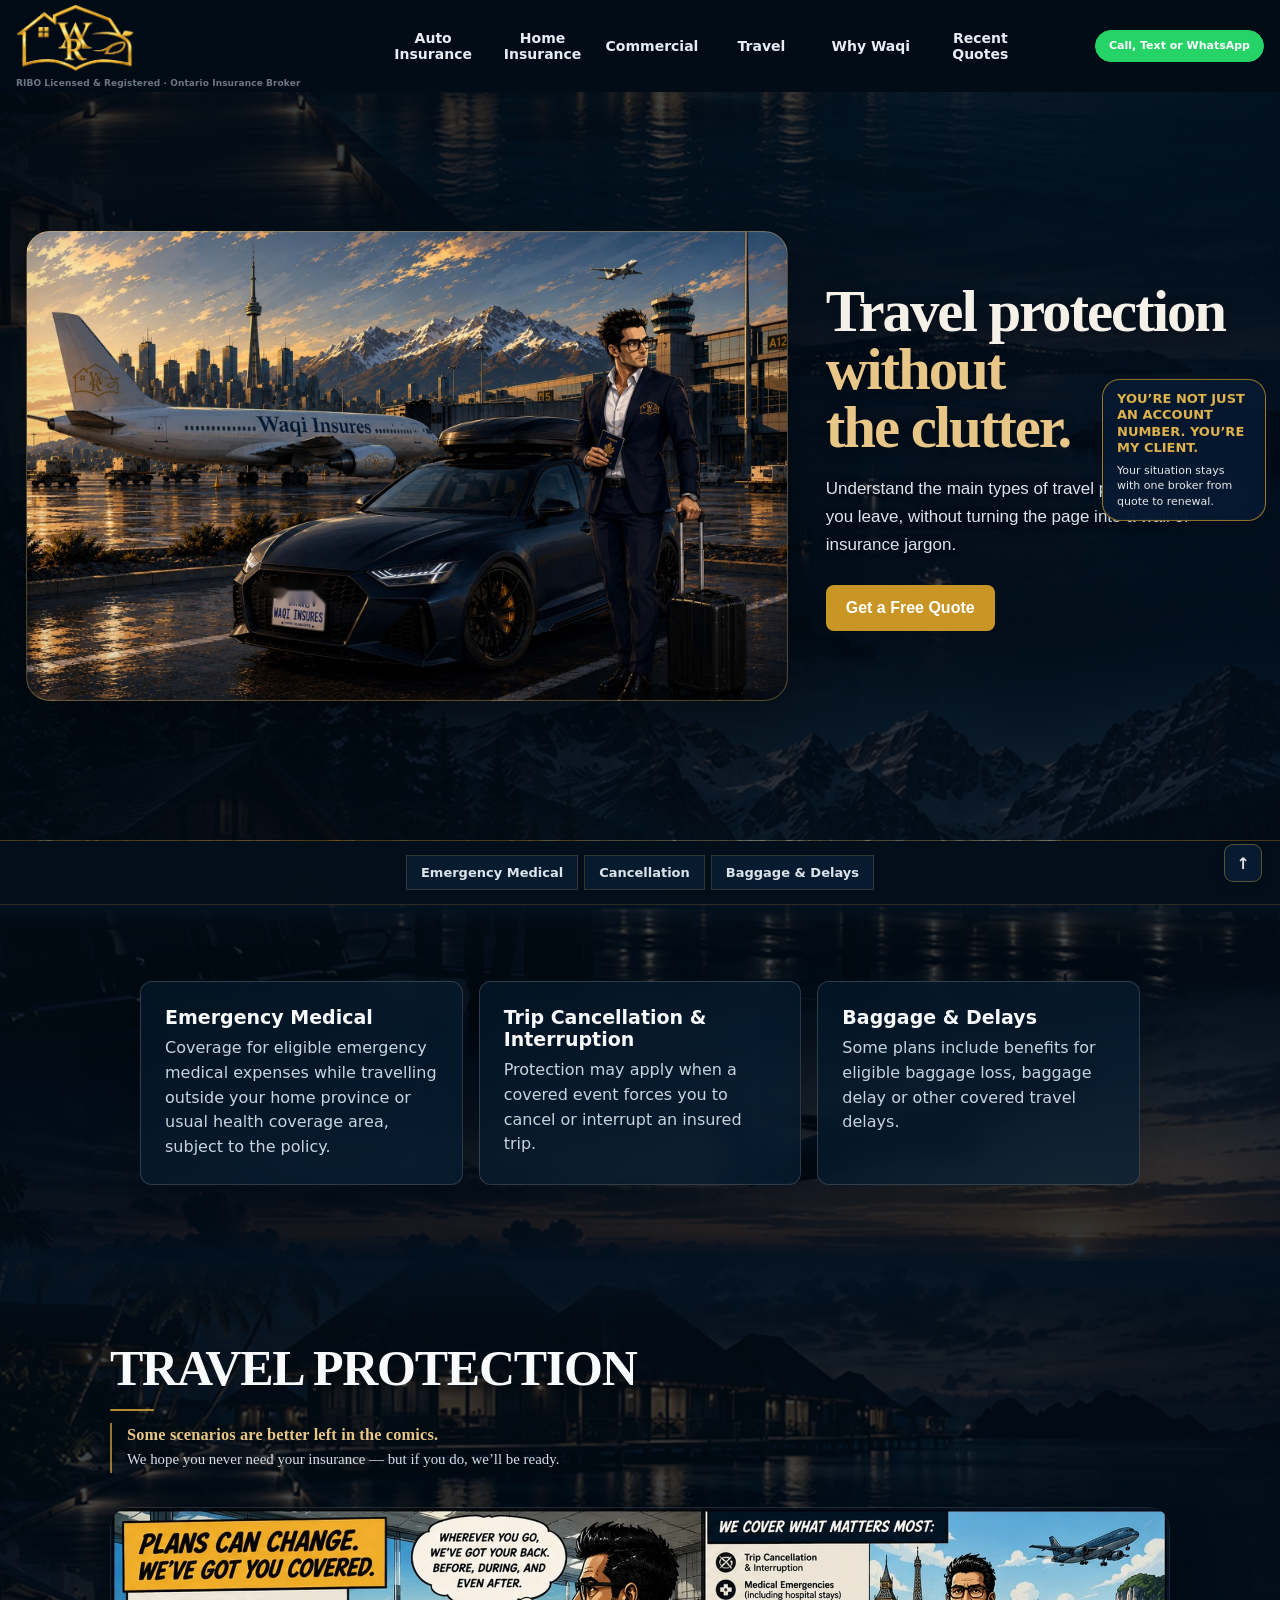
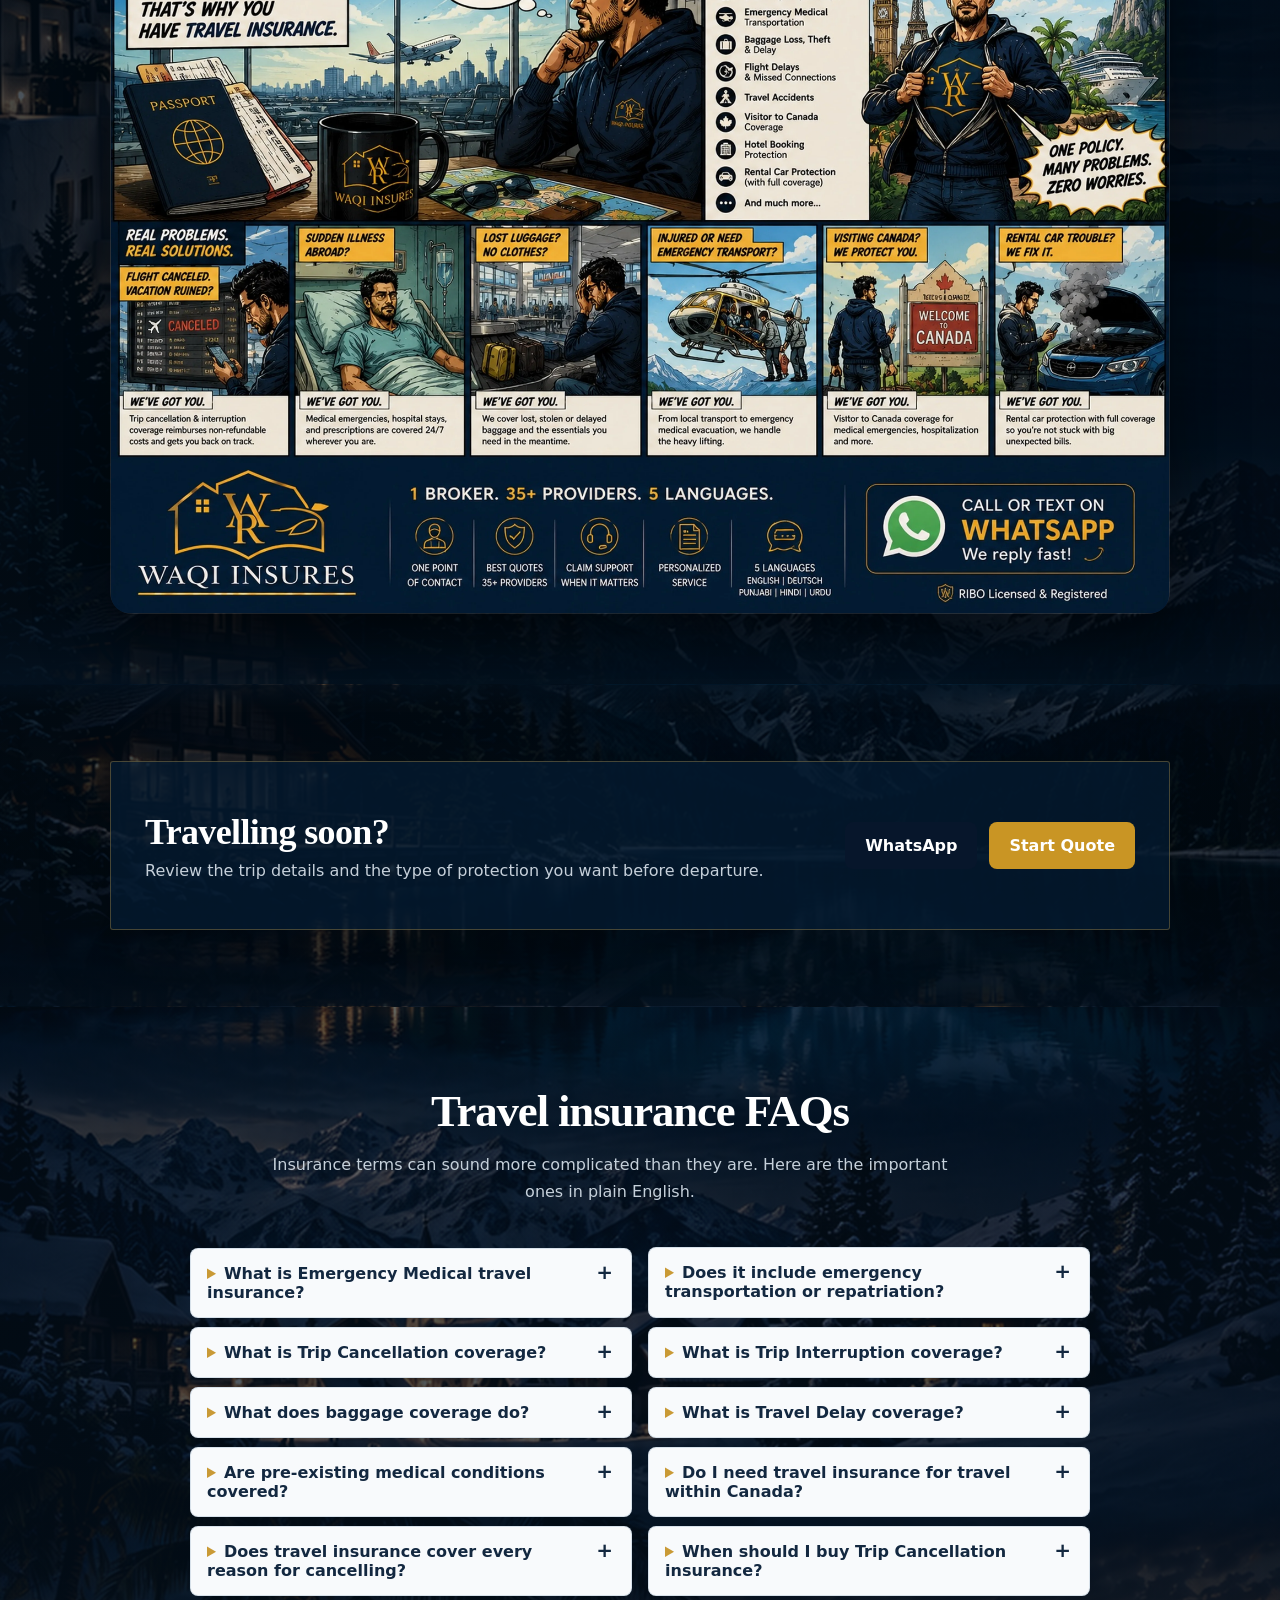
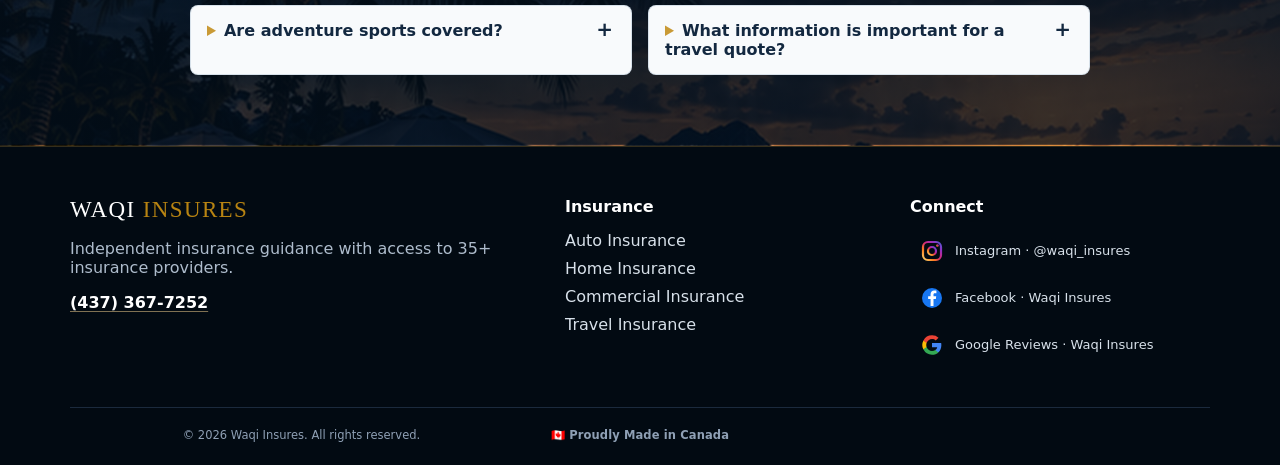
<file: travel.html>
<!DOCTYPE html>

<html lang="en"><head><meta charset="utf-8"/><meta content="width=device-width,initial-scale=1" name="viewport"/><title>Travel Insurance Ontario | Waqi Insures</title><link rel="canonical" href="https://waqi-insures.com/travel.html"/><meta name="description" content="Explore travel insurance options in Ontario with Waqi Insures. Get broker guidance for coverage before your next trip."/><link href="assets/css/style.css?site=quality" rel="stylesheet"/>



<link rel="preload" as="image" href="assets/images/perf-responsive/travel-hero-mobile.webp" media="(max-width: 600px)" fetchpriority="high"/><link rel="preload" as="image" href="assets/images/perf-responsive/travel-hero-tablet.webp" media="(min-width: 601px) and (max-width: 1100px)" fetchpriority="high"/><link rel="preload" as="image" href="assets/images/perf/travel-hero-4k.webp" media="(min-width: 1101px)" fetchpriority="high"/><link rel="preload" as="image" href="assets/images/perf-responsive/travel-scene-mobile.webp" media="(max-width: 600px)" fetchpriority="high"/><link rel="preload" as="image" href="assets/images/perf-responsive/travel-scene-tablet.webp" media="(min-width: 601px) and (max-width: 1100px)" fetchpriority="high"/><link rel="preload" as="image" href="assets/images/perf/travel-scene-4k.webp" media="(min-width: 1101px)" fetchpriority="high"/><link rel="preload" as="image" href="assets/images/perf-responsive/comic-travel-mobile.webp" media="(max-width: 600px)" fetchpriority="low"/><link rel="preload" as="image" href="assets/images/perf-responsive/comic-travel-tablet.webp" media="(min-width: 601px) and (max-width: 1100px)" fetchpriority="low"/><link rel="preload" as="image" href="assets/images/perf/comic-travel-4k.webp" media="(min-width: 1101px)" fetchpriority="low"/><link rel="icon" type="image/x-icon" href="assets/favicon/favicon.ico?v=2"/>
<link rel="icon" type="image/png" sizes="32x32" href="assets/favicon/favicon-32x32.png?v=2"/>
<link rel="icon" type="image/png" sizes="48x48" href="assets/favicon/favicon-48x48.png?v=2"/>
<link rel="apple-touch-icon" sizes="180x180" href="assets/favicon/apple-touch-icon.png?v=2"/>
</head><body id="top" class="page-travel">
<header><div class="wrap nav">
<a class="brand" href="index.html"><img alt="Waqi Insures" class="brand-logo" src="assets/images/perf-responsive/waqi-gold-symbol-ui.png" width="512" height="285" decoding="sync" fetchpriority="high"/><span class="header-brand-credential">RIBO Licensed &amp; Registered · Ontario Insurance Broker</span></a>
<nav class="links"><a href="auto.html">Auto Insurance </a><a href="home.html">Home Insurance </a><a href="commercial.html">Commercial </a><a href="travel.html">Travel </a><a href="index.html#why">Why Waqi</a><a href="recent-quotes.html">Recent Quotes</a></nav>
<div class="nav-actions"><button aria-controls="headerContactMenu" aria-haspopup="dialog" class="header-contact-trigger" type="button">Call, Text or WhatsApp</button></div><button aria-expanded="false" aria-label="Open navigation" class="mobile-menu-toggle" type="button"><span></span><span></span><span></span></button></div></header>
<nav class="waqi-mobile-service-nav" aria-label="Insurance services">
  <a href="auto.html">Auto</a>
  <a href="home.html">Home</a>
  <a href="commercial.html">Commercial</a>
  <a href="travel.html">Travel</a>
</nav>

<main>
<section class="pagehero pagehero-travel waqi-fullbleed-hero waqi-product-split image-left" data-page="travel" style="--hero-bg:url('../images/perf/travel-hero-4k.webp')">
<div class="wrap">
<div class="product-hero-copy"><h1>Travel protection <span>without the clutter.</span></h1>
<p>Understand the main types of travel protection before you leave, without turning the page into a wall of insurance jargon.</p>
<div class="hero-actions"><a class="btn btn-gold" href="travel-quote.html">Get a Free Quote</a></div></div><div class="product-hero-media" aria-hidden="true"></div>
</div>
</section><nav aria-label="Travel insurance sections" class="page-subnav">
<a href="#travel-medical">Emergency Medical</a>
<a href="#travel-cancellation">Cancellation</a>
<a href="#travel-baggage">Baggage &amp; Delays</a>
</nav>
<section>
<div class="wrap">
<div class="refresh-grid travel-grid">
<article class="refresh-card" id="travel-medical"><h3>Emergency Medical</h3><p>Coverage for eligible emergency medical expenses while travelling outside your home province or usual health coverage area, subject to the policy.</p></article>
<article class="refresh-card" id="travel-cancellation"><h3>Trip Cancellation &amp; Interruption</h3><p>Protection may apply when a covered event forces you to cancel or interrupt an insured trip.</p></article>
<article class="refresh-card" id="travel-baggage"><h3>Baggage &amp; Delays</h3><p>Some plans include benefits for eligible baggage loss, baggage delay or other covered travel delays.</p></article>
</div>
</div>
</section><section class="story-section"><div class="wrap"><div class="section-head leftish"><h2>TRAVEL PROTECTION</h2><div class="comic-editorial-note"><span class="comic-note-title">Some scenarios are better left in the comics.</span><p class="comic-note-copy">We hope you never need your insurance — but if you do, we’ll be ready.</p></div></div><article class="comic-situation-card approved-comic-only"><img alt="Travel insurance comic" loading="eager" fetchpriority="low" src="assets/images/perf/comic-travel-4k.webp" srcset="assets/images/perf-responsive/comic-travel-mobile.webp 1280w, assets/images/perf-responsive/comic-travel-tablet.webp 2048w, assets/images/perf/comic-travel-4k.webp 3840w" sizes="(max-width: 600px) calc(100vw - 32px), (max-width: 1100px) calc(100vw - 64px), 1180px"/></article></div></section>
<section class="quote"><div class="wrap"><div class="quote-box">
<div><h2>Travelling soon?</h2><p>Review the trip details and the type of protection you want before departure.</p></div>
<div class="hero-actions"><a class="btn btn-dark" href="https://wa.me/14373677252">WhatsApp</a><a class="btn btn-gold" href="travel-quote.html">Start Quote</a></div>
</div></div></section>
</main>
<section class="auto-faq expanded-faq" id="travel-faq"><div class="wrap"><div class="auto-section-head"><h2>Travel insurance FAQs</h2><p>Insurance terms can sound more complicated than they are. Here are the important ones in plain English.</p></div><div class="faq-grid"><details><summary>What is Emergency Medical travel insurance?</summary><p>It can cover eligible emergency medical expenses while travelling outside your home province or country, subject to the policy, limits and exclusions.</p></details><details><summary>Does it include emergency transportation or repatriation?</summary><p>Many Emergency Medical plans include eligible emergency transportation and may include medical repatriation when medically necessary and arranged according to the policy.</p></details><details><summary>What is Trip Cancellation coverage?</summary><p>It can reimburse eligible prepaid, non-refundable travel costs when you must cancel for a covered reason listed in the policy.</p></details><details><summary>What is Trip Interruption coverage?</summary><p>It can help with certain eligible costs when a covered event forces you to interrupt or change a trip after departure.</p></details><details><summary>What does baggage coverage do?</summary><p>Depending on the plan, baggage coverage may provide benefits for covered loss, damage or delay of luggage and personal effects, subject to limits and exclusions.</p></details><details><summary>What is Travel Delay coverage?</summary><p>It may reimburse certain additional expenses when a covered delay lasts long enough to meet the policy requirements.</p></details><details><summary>Are pre-existing medical conditions covered?</summary><p>It depends on the policy. Some plans use stability periods or other medical eligibility rules. Medical questions should be answered accurately and the wording reviewed before purchase.</p></details><details><summary>Do I need travel insurance for travel within Canada?</summary><p>Provincial health coverage may not pay every cost when you are outside your home province. Travel medical insurance can provide additional protection depending on the plan.</p></details><details><summary>Does travel insurance cover every reason for cancelling?</summary><p>No. Standard cancellation coverage responds to covered reasons defined in the policy. Cancel-for-any-reason protection, where available, is a separate type of benefit with its own conditions.</p></details><details><summary>When should I buy Trip Cancellation insurance?</summary><p>It is generally best to consider it when you book or make non-refundable payments, because coverage only applies according to the policy’s purchase requirements and covered events.</p></details><details><summary>Are adventure sports covered?</summary><p>Not always. Certain sports or activities may be excluded or require specific coverage. Check the policy before participating.</p></details><details><summary>What information is important for a travel quote?</summary><p>Typically the travellers’ ages, home province, destination, travel dates, desired coverage and relevant medical information are important for determining options.</p></details></div></div></section><footer><div class="wrap"><div class="foot">
<div><div class="brand-text footer-brand-original">WAQI <span>INSURES</span></div><p>Independent insurance guidance with access to 35+ insurance providers.</p><p class="footer-contact-compact"><button aria-controls="contactChoiceModal" aria-haspopup="dialog" class="footer-phone-action" type="button">(437) 367-7252</button></p></div>
<div><h4>Insurance</h4><a href="auto.html">Auto Insurance</a><a href="home.html">Home Insurance</a><a href="commercial.html">Commercial Insurance</a><a href="travel.html">Travel Insurance</a></div>
<div><h4>Connect</h4><a class="social-footer-link social-instagram" href="https://www.instagram.com/waqi_insures/" rel="noopener noreferrer" target="_blank"><span class="social-footer-icon"><svg aria-hidden="true" viewbox="0 0 24 24">
<defs>
<lineargradient id="igGradient" x1="0%" x2="100%" y1="100%" y2="0%">
<stop offset="0%" stop-color="#FEDA75"></stop>
<stop offset="28%" stop-color="#FA7E1E"></stop>
<stop offset="52%" stop-color="#D62976"></stop>
<stop offset="76%" stop-color="#962FBF"></stop>
<stop offset="100%" stop-color="#4F5BD5"></stop>
</lineargradient>
</defs>
<rect fill="none" height="18" rx="5" stroke="url(#igGradient)" stroke-width="2.2" width="18" x="3" y="3"></rect>
<circle cx="12" cy="12" fill="none" r="4" stroke="url(#igGradient)" stroke-width="2.2"></circle>
<circle cx="17.5" cy="6.5" fill="url(#igGradient)" r="1.3"></circle>
</svg></span><span class="social-footer-label">Instagram · @waqi_insures</span></a><a class="social-footer-link social-facebook" href="https://www.facebook.com/share/1Biza2uqSZ/?mibextid=wwXIfr" rel="noopener noreferrer" target="_blank"><span class="social-footer-icon"><svg aria-hidden="true" viewbox="0 0 24 24">
<circle cx="12" cy="12" fill="#1877F2" r="10"></circle>
<path d="M13.5 20v-7h2.35l.35-2.75H13.5V8.5c0-.8.22-1.35 1.4-1.35h1.5V4.7c-.26-.04-1.15-.11-2.18-.11-2.16 0-3.64 1.32-3.64 3.74v1.92H8.15V13h2.43v7h2.92z" fill="#FFFFFF"></path>
</svg></span><span class="social-footer-label">Facebook · Waqi Insures</span></a><span class="social-footer-link social-google"><span class="social-footer-icon"><svg aria-hidden="true" viewbox="0 0 24 24">
<path d="M21.35 12.24c0-.74-.07-1.45-.19-2.13H12v4.03h5.24a4.48 4.48 0 0 1-1.94 2.86v2.37h3.14c1.84-1.69 2.91-4.18 2.91-7.13z" fill="#4285F4"></path>
<path d="M12 21.75c2.62 0 4.82-.87 6.43-2.37l-3.14-2.37c-.87.58-1.98.92-3.29.92-2.53 0-4.67-1.71-5.44-4.01H3.32v2.45A9.72 9.72 0 0 0 12 21.75z" fill="#34A853"></path>
<path d="M6.56 13.92A5.85 5.85 0 0 1 6.25 12c0-.67.11-1.31.31-1.92V7.63H3.32A9.72 9.72 0 0 0 2.25 12c0 1.57.38 3.06 1.07 4.37l3.24-2.45z" fill="#FBBC05"></path>
<path d="M12 6.07c1.43 0 2.72.49 3.73 1.45l2.79-2.79A9.36 9.36 0 0 0 12 2.25a9.72 9.72 0 0 0-8.68 5.38l3.24 2.45C7.33 7.78 9.47 6.07 12 6.07z" fill="#EA4335"></path>
</svg></span><span class="social-footer-label">Google Reviews · Waqi Insures</span></span></div>
</div><div class="fine"><span>© 2026 Waqi Insures. All rights reserved.</span><span>🇨🇦 Proudly Made in Canada</span></div></div></footer>
<script src="assets/js/main.js"></script><aside aria-label="Personal broker promise" class="waqi-client-float"><strong>YOU’RE NOT JUST AN ACCOUNT NUMBER. YOU’RE MY CLIENT.</strong><span>Your situation stays with one broker from quote to renewal.</span></aside><div aria-hidden="true" class="contact-choice-modal" id="contactChoiceModal">
<div class="contact-choice-backdrop" data-contact-close=""></div>
<div aria-labelledby="contactChoiceTitle" aria-modal="true" class="contact-choice-card" role="dialog">
<button aria-label="Close" class="contact-choice-close" data-contact-close="" type="button">×</button>
<div class="contact-choice-kicker">CONTACT WAQI</div>
<h3 id="contactChoiceTitle">How would you like to connect?</h3>
<div class="contact-choice-actions">
<a class="contact-choice-btn whatsapp" href="https://wa.me/14373677252" rel="noopener noreferrer" target="_blank">
<span class="contact-choice-btn-icon">◉</span>
<span><strong>WhatsApp</strong><small>Message me</small></span>
</a>
<a class="contact-choice-btn call" href="tel:+14373677252">
<span class="contact-choice-btn-icon">☎</span>
<span><strong>Call</strong><small>(437) 367-7252</small></span>
</a>
</div>
</div>
</div><script>
(function(){
  const modal=document.getElementById('contactChoiceModal');
  if(!modal) return;
  const openers=document.querySelectorAll('.footer-phone-action');
  const close=()=>{modal.classList.remove('show');modal.setAttribute('aria-hidden','true');};
  const open=()=>{modal.classList.add('show');modal.setAttribute('aria-hidden','false');setTimeout(()=>modal.querySelector('.contact-choice-btn')?.focus(),0);};
  openers.forEach(btn=>btn.addEventListener('click',open));
  modal.querySelectorAll('[data-contact-close]').forEach(el=>el.addEventListener('click',close));
  document.addEventListener('keydown',e=>{if(e.key==='Escape'&&modal.classList.contains('show')) close();});
})();
</script><div aria-hidden="true" class="header-contact-menu" id="headerContactMenu">
<div class="header-contact-backdrop" data-header-contact-close=""></div>
<div aria-labelledby="headerContactTitle" aria-modal="true" class="header-contact-card" role="dialog">
<button aria-label="Close" class="header-contact-close" data-header-contact-close="" type="button">×</button>
<div class="header-contact-kicker">CONTACT WAQI</div>
<h3 id="headerContactTitle">How would you like to connect?</h3>
<div class="header-contact-options">
<a class="header-contact-option call" href="tel:+14373677252">
<span class="header-contact-icon">☎</span>
<span><strong>Call</strong><small>(437) 367-7252</small></span>
</a>
<a class="header-contact-option text" href="sms:+14373677252">
<span class="header-contact-icon">✉</span>
<span><strong>Text</strong><small>Send an SMS</small></span>
</a>
<a class="header-contact-option whatsapp" href="https://wa.me/14373677252" rel="noopener noreferrer" target="_blank">
<span class="header-contact-icon">◉</span>
<span><strong>WhatsApp</strong><small>Message me</small></span>
</a>
</div>
</div>
</div><script>
(function(){
  const modal=document.getElementById('headerContactMenu');
  if(!modal) return;
  const open=()=>{
    modal.classList.add('show');
    modal.setAttribute('aria-hidden','false');
    document.body.classList.add('header-contact-open');
  };
  const close=()=>{
    modal.classList.remove('show');
    modal.setAttribute('aria-hidden','true');
    document.body.classList.remove('header-contact-open');
  };
  document.addEventListener('click',function(e){
    const trigger=e.target.closest('.header-contact-trigger');
    if(trigger){ e.preventDefault(); e.stopPropagation(); open(); return; }
    if(e.target.closest('[data-header-contact-close]')){ e.preventDefault(); close(); }
  }, true);
  document.addEventListener('keydown',e=>{if(e.key==='Escape'&&modal.classList.contains('show'))close();});
})();
</script><script id="waqi-image-protection">
(function(){
  const isProtectedImage = el => el && (el.tagName === 'IMG' || el.closest?.('picture, .comic-section, .why-partner-showcase, .waqi-fullbleed-hero'));
  document.addEventListener('contextmenu', function(e){
    if(isProtectedImage(e.target)){ e.preventDefault(); }
  }, {capture:true});
  document.addEventListener('dragstart', function(e){
    if(isProtectedImage(e.target)){ e.preventDefault(); }
  }, {capture:true});
})();
</script>
<script id="waqi-mobile-float-footer-guard">
(function(){
  const mq=window.matchMedia('(max-width:600px)');
  const card=document.querySelector('.waqi-client-float');
  const footer=document.querySelector('footer');
  if(!card||!footer) return;
  function update(){
    if(!mq.matches){
      card.classList.remove('mobile-near-footer');
      return;
    }
    const r=footer.getBoundingClientRect();
    /* Move card to top once footer enters the lower ~38% of viewport. */
    const near=r.top < window.innerHeight*0.72;
    card.classList.toggle('mobile-near-footer',near);
  }
  update();
  window.addEventListener('scroll',update,{passive:true});
  window.addEventListener('resize',update,{passive:true});
  if(mq.addEventListener) mq.addEventListener('change',update);
})();
</script>
<script id="waqi-mobile-nav-script">
(function(){
  const header=document.querySelector('header');
  const btn=document.querySelector('.mobile-menu-toggle');
  if(!header||!btn) return;
  btn.addEventListener('click',function(){
    const open=header.classList.toggle('mobile-nav-open');
    btn.setAttribute('aria-expanded',open?'true':'false');
    btn.setAttribute('aria-label',open?'Close navigation':'Open navigation');
  });
  header.querySelectorAll('.links a').forEach(a=>a.addEventListener('click',()=>{
    header.classList.remove('mobile-nav-open');
    btn.setAttribute('aria-expanded','false');
  }));
})();
</script>
<a aria-label="Back to top" class="waqi-back-top" href="#top">↑</a>
<style>
.waqi-back-top{position:fixed;right:18px;bottom:18px;z-index:9000;width:38px;height:38px;
display:flex;align-items:center;justify-content:center;border:1px solid rgba(200,155,60,.5);
border-radius:9px;background:#071D34;color:#fff;text-decoration:none;font-weight:700;
box-shadow:0 5px 16px rgba(0,0,0,.12);opacity:.88}
.waqi-back-top:hover{opacity:1}
@media(max-width:600px){.waqi-back-top{right:12px;bottom:12px;width:34px;height:34px;border-radius:8px}}
</style>
</body></html>
</file>
<file: assets/css/style.css>
:root{
  --navy:#061427;--navy2:#0b1d35;--gold:#d7a72e;--gold2:#f0c45a;
  --white:#fff;--ink:#10233e;--muted:#66758a;--line:#dfe5ec;--soft:#f6f8fb;
}
*{box-sizing:border-box}html{scroll-behavior:smooth}body{margin:0;font-family:Inter,ui-sans-serif,system-ui,-apple-system,BlinkMacSystemFont,"Segoe UI",sans-serif;color:var(--ink);background:#fff}
a{text-decoration:none;color:inherit}.wrap{width:min(1180px,92%);margin:auto}
.topbar{background:#04101f;color:#dce6f2;font-size:13px}.topbar .wrap{display:flex;justify-content:space-between;gap:18px;padding:9px 0}.topbar strong{color:var(--gold2)}
header{position:sticky;top:0;z-index:20;background:rgba(255,255,255,.96);backdrop-filter:blur(12px);border-bottom:1px solid #e8edf3}
.nav{height:76px;display:flex;align-items:center;justify-content:space-between;gap:24px}.brand{display:flex;align-items:center}.brand-logo{display:block;width:118px;height:72px;object-fit:contain;object-position:left center}
.brand-text{font-family:Georgia,serif;font-size:23px;letter-spacing:.06em;color:#07162b}.brand-text span{color:#b88412}
.links{display:flex;align-items:center;gap:24px;font-weight:650;font-size:14px}.links a:hover{color:#b88412}.nav-actions{display:flex;gap:10px}
.btn{display:inline-flex;align-items:center;justify-content:center;border-radius:10px;padding:13px 19px;font-weight:800;border:1px solid transparent;transition:.2s;cursor:pointer}
.btn-gold{background:linear-gradient(135deg,var(--gold2),#c89219);color:#07162b}.btn-gold:hover{transform:translateY(-1px)}
.btn-outline{border-color:#c7d0dc;background:white;color:#0a1c33}.btn-dark{background:#07162b;color:white}
.hero{background:radial-gradient(circle at 78% 25%,rgba(215,167,46,.25),transparent 25%),linear-gradient(120deg,#03101f 0%,#081a31 56%,#102b4a 100%);color:white;overflow:hidden}
.hero-grid{min-height:620px;display:grid;grid-template-columns:1.08fr .92fr;align-items:center;gap:54px;padding:70px 0}
.eyebrow{color:var(--gold2);text-transform:uppercase;letter-spacing:.14em;font-weight:900;font-size:13px}
h1{font-family:Georgia,serif;font-size:clamp(46px,6vw,78px);line-height:.98;margin:14px 0 20px;letter-spacing:-.035em}.gold{color:var(--gold2)}
.hero p{font-size:19px;line-height:1.65;color:#d8e1ec;max-width:650px}.hero-actions{display:flex;gap:12px;flex-wrap:wrap;margin:28px 0}
.trustline{display:flex;gap:22px;flex-wrap:wrap;color:#c9d5e3;font-size:13px}.trustline b{color:white}
.hero-card{position:relative;background:linear-gradient(160deg,rgba(255,255,255,.12),rgba(255,255,255,.035));border:1px solid rgba(240,196,90,.42);border-radius:26px;padding:28px;box-shadow:0 30px 80px rgba(0,0,0,.35)}
.hero-card img{width:100%;display:block;border-radius:18px}.hero-card .note{margin-top:18px;display:grid;grid-template-columns:repeat(3,1fr);gap:10px}.mini{padding:14px 8px;text-align:center;border:1px solid rgba(255,255,255,.12);border-radius:13px;background:rgba(2,12,25,.45);font-size:12px}.mini strong{display:block;color:var(--gold2);font-size:19px;margin-bottom:3px}
section{padding:86px 0}.section-head{max-width:760px;margin-bottom:34px}.section-head h2{font-family:Georgia,serif;font-size:clamp(34px,4vw,50px);margin:8px 0 12px;color:#07162b}.section-head p{color:var(--muted);font-size:17px;line-height:1.65}
.services{display:grid;grid-template-columns:repeat(4,1fr);gap:16px}.service{border:1px solid var(--line);border-radius:18px;padding:26px;background:white;box-shadow:0 10px 35px rgba(17,38,67,.06);transition:.2s}.service:hover{transform:translateY(-4px);border-color:#d5b054}.icon{width:48px;height:48px;border-radius:13px;background:#07162b;color:var(--gold2);display:grid;place-items:center;font-size:23px;margin-bottom:22px}.service h3{font-size:20px;margin:0 0 9px}.service p{color:var(--muted);line-height:1.55;font-size:14px}.service a{font-weight:800;color:#9a6c08;font-size:14px}
.band{background:var(--soft)}.stats{display:grid;grid-template-columns:repeat(3,1fr);gap:18px}.stat{background:white;border:1px solid var(--line);border-radius:18px;padding:28px}.stat strong{font-family:Georgia,serif;font-size:38px;color:#b88412}.stat p{margin:8px 0 0;color:var(--muted)}
.split{display:grid;grid-template-columns:1fr 1fr;gap:70px;align-items:center}.panel{background:#07162b;color:white;border-radius:24px;padding:38px}.panel h3{font-family:Georgia,serif;font-size:34px;margin:0 0 14px}.panel p{color:#d0dae7;line-height:1.65}.checks{display:grid;gap:13px;margin-top:22px}.check{display:flex;gap:12px;align-items:flex-start}.check i{font-style:normal;color:var(--gold2);font-weight:900}
.quote{background:linear-gradient(135deg,#f7f1e1,#fff)}.quote-box{display:flex;align-items:center;justify-content:space-between;gap:30px;border:1px solid #ead9a9;border-radius:24px;padding:36px;background:white}.quote-box h2{font-family:Georgia,serif;font-size:36px;margin:0 0 8px}.quote-box p{margin:0;color:var(--muted)}
footer{background:#03101f;color:#cbd6e3;padding:58px 0 24px}.foot{display:grid;grid-template-columns:1.5fr 1fr 1fr;gap:45px}.foot h4{color:white;margin:0 0 15px}.foot a{display:block;margin:9px 0;color:#cbd6e3}.foot .brand-text{color:white}.fine{border-top:1px solid #1b2a3d;margin-top:35px;padding-top:20px;font-size:12px;color:#8fa0b5;display:flex;justify-content:space-between;gap:20px;flex-wrap:wrap}
.pagehero{background:linear-gradient(125deg,#061427,#123252);color:white;padding:85px 0}.pagehero h1{font-size:58px}.content{max-width:850px}.content h2{font-family:Georgia,serif;font-size:36px}.content p,.content li{line-height:1.7;color:#53647a}
@media(max-width:900px){.links{display:none}.hero-grid,.split{grid-template-columns:1fr}.hero-grid{padding:55px 0}.hero-card{max-width:620px}.services{grid-template-columns:1fr 1fr}.stats{grid-template-columns:1fr}.foot{grid-template-columns:1fr 1fr}}
@media(max-width:600px){.topbar .wrap{justify-content:center;text-align:center}.topbar .wrap span:last-child{display:none}.nav{height:68px}.brand-text{font-size:18px}.brand-logo{width:96px;height:58px}.nav-actions .btn-outline{display:none}.hero-grid{min-height:auto;gap:30px}.hero-card{padding:14px}.hero-card .note{grid-template-columns:1fr}.services{grid-template-columns:1fr}.quote-box{align-items:flex-start;flex-direction:column}.foot{grid-template-columns:1fr}section{padding:65px 0}}

/* Content cleanup: calmer, GetRates-inspired information rhythm */
.section{padding-top:72px;padding-bottom:72px}
.section-head{max-width:760px;margin-left:auto;margin-right:auto}
.section-head p{max-width:680px;margin-left:auto;margin-right:auto}
.card p,.feature p{line-height:1.65}
@media(max-width:768px){.section{padding-top:52px;padding-bottom:52px}}

/* Why Waqi */
.why-waqi{background:#f7f8fa}
.why-waqi .section-head{text-align:center;margin-bottom:38px}
.why-waqi .eyebrow{display:inline-block;font-size:.78rem;font-weight:800;letter-spacing:.14em;color:#b78319;margin-bottom:10px}
.why-grid{display:grid;grid-template-columns:repeat(3,1fr);gap:18px}
.why-card{background:#fff;border:1px solid rgba(7,29,52,.09);border-radius:16px;padding:26px;box-shadow:0 8px 24px rgba(7,29,52,.05)}
.why-icon{width:44px;height:44px;border-radius:12px;background:#071d34;color:#d8a52b;display:flex;align-items:center;justify-content:center;font-weight:800;font-size:.8rem;margin-bottom:18px}
.why-card h3{margin:0 0 10px;font-size:1.08rem;color:#071d34}
.why-card p{margin:0;color:#596575;font-size:.94rem}
.why-statement{margin-top:24px;background:#071d34;color:#fff;border-radius:16px;padding:24px 28px;display:flex;align-items:center;justify-content:space-between;gap:24px}
.why-statement strong{font-size:1.15rem}
.why-statement span{color:#d7dee7;text-align:right}
@media(max-width:900px){.why-grid{grid-template-columns:repeat(2,1fr)}}
@media(max-width:600px){.why-grid{grid-template-columns:1fr}.why-card{padding:22px}.why-statement{display:block}.why-statement span{display:block;text-align:left;margin-top:8px}}

/* Smooth navigation/page transitions */
html{scroll-behavior:smooth}
body{
  opacity:1;
  transform:translateY(0);
  transition:opacity .24s ease, transform .24s ease;
}
body.page-leaving{
  opacity:0;
  transform:translateY(5px);
}
body.page-entering{
  opacity:0;
  transform:translateY(5px);
}
header, main, footer{
  transition:opacity .22s ease, transform .22s ease;
}
@media (prefers-reduced-motion: reduce){
  html{scroll-behavior:auto}
  body,header,main,footer{transition:none!important;transform:none!important}
}

/* Footer Canada signature */
.fine span:last-child{margin-left:auto;text-align:right;font-weight:700;letter-spacing:.01em}
@media(max-width:600px){.fine span:last-child{margin-left:0;text-align:left}}

/* Homepage refinement */
#insurance{padding-top:72px}
#insurance .section-head{margin-bottom:34px}

.why-numbers{
  display:grid;
  grid-template-columns:repeat(3,minmax(0,1fr));
  gap:14px;
  max-width:650px;
  margin:30px auto 38px;
}
.why-numbers>div{
  background:#071d34;
  border-radius:16px;
  padding:18px 16px;
  text-align:center;
  box-shadow:0 8px 24px rgba(7,29,52,.08);
}
.why-numbers strong{
  display:block;
  color:#d8a52b;
  font-family:Georgia,serif;
  font-size:2rem;
  line-height:1;
}
.why-numbers span{
  display:block;
  margin-top:6px;
  color:#fff;
  font-size:.78rem;
  font-weight:800;
  letter-spacing:.08em;
  text-transform:uppercase;
}
.why-statement-sticky{
  position:sticky;
  bottom:14px;
  z-index:8;
  box-shadow:0 14px 34px rgba(4,16,31,.18);
}
@media(max-width:600px){
  .why-numbers{gap:8px;margin:24px auto 30px}
  .why-numbers>div{padding:14px 8px}
  .why-numbers strong{font-size:1.55rem}
  .why-numbers span{font-size:.66rem}
  .why-statement-sticky{bottom:8px}
}

/* 1–35–5 brand punchline */
.why-135{text-align:center;margin:30px auto 40px;max-width:720px}
.why-135 h3{margin:0;color:#071d34;font-size:clamp(1.45rem,2.6vw,2.15rem);font-family:Georgia,serif}
.why-135 h3 span{color:#b78319;white-space:nowrap}
.why-135 p{margin:10px 0 0;color:#596575;font-size:1rem}
.why-135 p strong{color:#071d34}

/* Refined insurance category icons */
.insurance-line-icon{background:transparent!important;border:0!important;box-shadow:none!important}
.insurance-line-icon svg{width:48px;height:48px;display:block;fill:none;stroke:#b78319;stroke-width:1.7;stroke-linecap:round;stroke-linejoin:round}

/* Refined category icon proportions */
.insurance-line-icon svg{
  width:52px;
  height:52px;
  stroke:#b78319;
  stroke-width:1.8;
  fill:none;
  stroke-linecap:round;
  stroke-linejoin:round;
}


/* Final clean 1–35–5 treatment */
#why .container{position:relative}

.why-135{
  position:relative;
  max-width:760px;
  margin:28px auto 46px;
  z-index:3;
}
.why-135-title{
  margin:0;
  text-align:center;
  color:#071d34;
  font-family:Georgia,serif;
  font-size:clamp(1.45rem,2.6vw,2.15rem);
  line-height:1.2;
}
.why-135-title .num-anchor,
.why-135-title .dash{
  color:#b78319;
}
.why-135-title .num-anchor{
  font-weight:700;
  position:relative;
  z-index:4;
}

.why-connectors{
  position:absolute;
  left:0;
  top:0;
  width:100%;
  overflow:visible;
  pointer-events:none;
  z-index:1;
}
.why-connectors line{
  stroke:#c99a2e;
  stroke-width:1.2;
  stroke-linecap:round;
  vector-effect:non-scaling-stroke;
  opacity:.95;
}

.why-grid{position:relative;z-index:2}
.why-card-linked{position:relative;padding-top:26px}
.why-card-linked::before{display:none!important}

.why-number-badge{
  width:48px;
  height:44px;
  padding:0 8px;
  border-radius:12px;
  background:#071d34;
  color:#d8a52b;
  display:flex;
  align-items:center;
  justify-content:center;
  font-weight:800;
  font-size:.9rem;
  margin-bottom:18px;
  box-shadow:0 7px 18px rgba(7,29,52,.08);
}

@media(max-width:900px){
  .why-connectors{display:none}
  .why-135{margin-bottom:28px}
}

/* Balanced centered 1–35–5 headline */
.why-135{
  max-width:900px;
  margin-left:auto;
  margin-right:auto;
}
.why-135-title{
  display:flex;
  align-items:baseline;
  justify-content:center;
  gap:.28em;
  width:100%;
  text-align:center;
}
.why-number-group{
  display:inline-grid;
  grid-template-columns:1.05em .65em 1.9em .65em 1.05em;
  align-items:baseline;
  justify-items:center;
  color:#b78319;
}
.why-number-group .num-anchor,
.why-number-group .dash{
  color:#b78319;
}
.why-connectors line{
  stroke-width:1.4;
}

/* ONLY the four insurance category icons */
.waqi-gold-reference-icon{
  background:transparent!important;
  border:0!important;
  box-shadow:none!important;
}
.waqi-gold-reference-icon svg{
  width:58px!important;
  height:58px!important;
  display:block;
  fill:none!important;
  stroke:#c99528!important;
  stroke-width:2.8!important;
  stroke-linecap:round!important;
  stroke-linejoin:round!important;
}

/* Four category emojis only */
.insurance-emoji{
  background:transparent!important;
  border:0!important;
  box-shadow:none!important;
  width:auto!important;
  height:auto!important;
  min-width:0!important;
  display:block!important;
  font-size:3rem!important;
  line-height:1!important;
  margin-bottom:18px!important;
}

/* Exact pixel-extracted gold icons from user's supplied reference */
.reference-pixel-icon{
  background:transparent!important;
  border:0!important;
  box-shadow:none!important;
  width:76px!important;
  height:68px!important;
  display:flex!important;
  align-items:center!important;
  justify-content:center!important;
  margin-bottom:14px!important;
}
.reference-pixel-icon img{
  display:block!important;
  max-width:74px!important;
  max-height:64px!important;
  width:auto!important;
  height:auto!important;
  object-fit:contain!important;
}

/* Smaller, crisper rendering of supplied reference icons */
.reference-pixel-icon{
  width:58px!important;
  height:54px!important;
  margin-bottom:14px!important;
}
.reference-pixel-icon img{
  max-width:54px!important;
  max-height:50px!important;
  image-rendering:auto!important;
}

/* FINAL icon size override — intentionally much smaller and cleaner */
#insurance .service .reference-pixel-icon{
  width:42px!important;
  height:42px!important;
  min-width:42px!important;
  min-height:42px!important;
  margin:0 0 16px 0!important;
  padding:0!important;
  background:transparent!important;
  border:0!important;
  box-shadow:none!important;
  display:flex!important;
  align-items:center!important;
  justify-content:center!important;
}
#insurance .service .reference-pixel-icon img{
  width:auto!important;
  height:auto!important;
  max-width:40px!important;
  max-height:40px!important;
  object-fit:contain!important;
  transform:none!important;
  filter:contrast(1.08) saturate(.95)!important;
}
/* AUTO PAGE — GetRates-inspired information architecture + Waqi flyer visual language */
.auto-hero{background:linear-gradient(120deg,#06192c 0%,#081d34 58%,#0b2038 100%);color:#fff;padding:64px 0;overflow:hidden}.auto-hero-grid{display:grid;grid-template-columns:1.08fr .72fr;gap:64px;align-items:center}.auto-hero-copy h1{font-family:Georgia,serif;font-size:clamp(2.8rem,5vw,5.2rem);line-height:.98;margin:12px 0 22px;letter-spacing:-.035em}.auto-hero-copy h1 span{color:#d1a13a}.auto-hero-copy>p{font-size:1.08rem;line-height:1.7;color:#d7e0ea;max-width:650px}.auto-checks{display:flex;flex-wrap:wrap;gap:10px 22px;margin:24px 0 28px;color:#f4f6f8;font-weight:650}.auto-checks span::first-letter{color:#d1a13a}.auto-whatsapp{border-color:rgba(255,255,255,.35)!important;color:#fff!important}.auto-flyer-wrap{position:relative;max-width:430px;margin-left:auto}.auto-flyer-wrap:before{content:"";position:absolute;inset:8% -8% -8% 8%;border:1px solid rgba(209,161,58,.35);border-radius:24px}.auto-flyer-wrap img{position:relative;width:100%;display:block;border-radius:20px;box-shadow:0 30px 70px rgba(0,0,0,.32)}
.auto-intro,.auto-coverage,.auto-rate,.auto-faq{padding:82px 0}.auto-section-head{text-align:center;max-width:780px;margin:0 auto 42px}.auto-section-head.left{text-align:left;margin-left:0}.auto-section-head h2,.auto-rate h2,.auto-callout h2{font-family:Georgia,serif;color:#071d34;font-size:clamp(2rem,3.5vw,3.2rem);line-height:1.08;margin:10px 0 14px}.auto-section-head p,.auto-rate p{color:#607086;line-height:1.7}.auto-benefit-grid{display:grid;grid-template-columns:repeat(3,1fr);gap:18px}.auto-benefit-grid article{background:#fff;border:1px solid #e4e8ed;border-radius:18px;padding:28px;box-shadow:0 10px 30px rgba(7,29,52,.045)}.auto-benefit-grid b{font-family:Georgia,serif;font-size:2.2rem;color:#c28e25}.auto-benefit-grid h3{color:#071d34;margin:8px 0}.auto-benefit-grid p{color:#667487;margin:0;line-height:1.55}
.auto-coverage{background:#f4f6f8}.coverage-grid{display:grid;grid-template-columns:repeat(3,1fr);gap:18px}.coverage-grid article{background:#fff;border:1px solid #e1e6eb;border-radius:18px;padding:26px;min-height:210px}.coverage-grid span{display:inline-flex;width:38px;height:38px;border-radius:10px;background:#071d34;color:#d5a331;align-items:center;justify-content:center;font-weight:800;font-size:.8rem}.coverage-grid h3{color:#071d34;margin:18px 0 9px}.coverage-grid p{color:#647286;line-height:1.58;margin:0}
.auto-rate-grid{display:grid;grid-template-columns:.8fr 1.2fr;gap:70px;align-items:start}.rate-list{display:grid;grid-template-columns:1fr 1fr;border-top:1px solid #dfe4e9}.rate-list div{padding:22px 18px 22px 0;border-bottom:1px solid #dfe4e9}.rate-list b{display:block;color:#071d34;margin-bottom:6px}.rate-list span{color:#68768a;line-height:1.45;font-size:.94rem}
.auto-callout{padding:18px 0 82px}.auto-callout-box{background:#071d34;border-radius:24px;padding:44px 48px;color:#fff;display:grid;grid-template-columns:1fr auto;gap:50px;align-items:center}.auto-callout .eyebrow{color:#d1a13a}.auto-callout h2{color:#fff;margin-bottom:12px}.auto-callout p{color:#cfd9e4;margin:0;line-height:1.6}.auto-callout-actions{display:flex;flex-direction:column;align-items:center;gap:14px}.auto-callout-actions>a:last-child{color:#fff;text-decoration:none;font-size:.9rem}.faq-grid{max-width:900px;margin:auto;display:grid;gap:12px}.faq-grid details{background:#fff;border:1px solid #e0e5ea;border-radius:14px;padding:18px 22px}.faq-grid summary{cursor:pointer;font-weight:750;color:#071d34}.faq-grid p{color:#657386;line-height:1.6;margin:14px 0 2px}
@media(max-width:900px){.auto-hero-grid,.auto-rate-grid,.auto-callout-box{grid-template-columns:1fr}.auto-flyer-wrap{margin:10px auto 0;max-width:360px}.auto-benefit-grid,.coverage-grid{grid-template-columns:1fr 1fr}.auto-callout-actions{align-items:flex-start}.auto-hero{padding:46px 0}.auto-intro,.auto-coverage,.auto-rate,.auto-faq{padding:58px 0}}@media(max-width:620px){.auto-benefit-grid,.coverage-grid,.rate-list{grid-template-columns:1fr}.auto-hero-copy h1{font-size:2.7rem}.auto-flyer-wrap{max-width:300px}.auto-callout-box{padding:30px 24px}}

/* Auto page cleanup: no numbered coverage badges / no redundant benefit strip */
.auto-coverage .coverage-grid article{padding-top:28px}
.auto-intro .auto-section-head{margin-bottom:0}

/* Partner showcase image added to Why Waqi only */
.why-partner-showcase{margin:34px 0 26px;padding:0}
.why-partner-showcase img{
  display:block;width:100%;height:auto;border-radius:18px;
  box-shadow:0 18px 42px rgba(7,29,52,.14)
}
@media(max-width:700px){
  .why-partner-showcase{margin:26px 0 22px}
  .why-partner-showcase img{border-radius:14px}
}

/* 2026 content refresh: additive layouts only */
.refresh-shell{max-width:1180px;margin:0 auto;padding:72px 24px}
.refresh-kicker{font-size:12px;letter-spacing:.14em;text-transform:uppercase;font-weight:800;color:#c99a36;margin-bottom:10px}
.refresh-title{font-size:clamp(32px,4vw,54px);line-height:1.02;margin:0 0 14px;color:#071d34}
.refresh-lead{max-width:760px;color:#58697d;font-size:17px;line-height:1.65;margin:0 0 30px}
.refresh-grid{display:grid;grid-template-columns:repeat(3,1fr);gap:16px}
.refresh-card{background:#fff;border:1px solid #e4e9ee;border-radius:18px;padding:24px;box-shadow:0 10px 28px rgba(7,29,52,.06)}
.refresh-card h3{margin:0 0 8px;color:#071d34;font-size:19px}.refresh-card p{margin:0;color:#5a6979;line-height:1.55}
.refresh-dark{background:#071d34;color:white}.refresh-dark .refresh-title,.refresh-dark .refresh-card h3{color:white}.refresh-dark .refresh-lead,.refresh-dark .refresh-card p{color:#c8d2dd}
.refresh-dark .refresh-card{background:#0d2945;border-color:#173b5d;box-shadow:none}
.refresh-pills{display:flex;flex-wrap:wrap;gap:10px;margin-top:22px}.refresh-pill{padding:10px 14px;border-radius:999px;background:#f3f6f8;border:1px solid #dfe6ec;color:#071d34;font-weight:700;font-size:14px}
.refresh-dark .refresh-pill{background:#102f4e;border-color:#204767;color:#fff}
.refresh-note{margin-top:22px;padding:18px 20px;border-left:3px solid #c99a36;background:#f7f8fa;border-radius:0 12px 12px 0;color:#405266;line-height:1.55}
.refresh-dark .refresh-note{background:#102f4e;color:#d5dee7}
.signature-car{position:relative;overflow:hidden;border-radius:22px;background:linear-gradient(135deg,#071d34,#102e4b);min-height:230px;margin-top:28px;padding:32px;color:#fff;display:flex;align-items:flex-end}
.signature-car:after{content:"";position:absolute;right:-60px;bottom:-70px;width:420px;height:180px;border:2px solid rgba(201,154,54,.45);border-radius:55% 45% 25% 35%;transform:skewX(-14deg)}
.signature-car h3{font-size:28px;margin:0 0 6px}.signature-car p{margin:0;color:#d7e0e8;max-width:520px}
.refresh-split{display:grid;grid-template-columns:1fr 1fr;gap:18px}.refresh-list{margin:12px 0 0;padding-left:18px;color:#5a6979;line-height:1.8}
@media(max-width:800px){.refresh-grid,.refresh-split{grid-template-columns:1fr}.refresh-shell{padding:52px 18px}}

/* Header spacing and separation */
header .wrap.nav{
  width:100%;
  max-width:none;
  padding:0 26px 0 16px;
}
header .brand{margin-right:28px}
header .links{
  gap:12px;
  margin-left:auto;
  margin-right:28px;
}
header .links a{
  padding:10px 15px;
  border:1px solid #e4e9ef;
  border-radius:10px;
  background:#fff;
  transition:.18s ease;
}
header .links a:hover,
header .links a.active{
  color:#8f650b;
  border-color:#d9bd78;
  background:#fffaf0;
}
header .nav-actions{margin-left:0}

/* Why Waqi partner image: intentionally smaller */
.why-partner-showcase{
  max-width:760px;
  margin:32px auto 28px!important;
}
.why-partner-showcase img{
  width:100%!important;
  max-height:none;
  border-radius:16px!important;
}

/* Meaningful in-page navigation */
.page-subnav{
  position:sticky;
  top:76px;
  z-index:12;
  display:flex;
  justify-content:center;
  gap:12px;
  flex-wrap:wrap;
  padding:14px 20px;
  background:rgba(255,255,255,.96);
  backdrop-filter:blur(12px);
  border-bottom:1px solid #e6ebf0;
}
.page-subnav a{
  padding:9px 14px;
  border-radius:999px;
  border:1px solid #dce3ea;
  color:#07162b;
  font-size:13px;
  font-weight:750;
}
.page-subnav a:hover{border-color:#c99a36;color:#9b6d0b;background:#fffaf0}

.leftish{margin-left:0!important;margin-right:0!important;text-align:left!important}
.dark-inner{padding:72px 0}
.refresh-dark .section-head h2{color:#fff}
.refresh-dark .section-head p{color:#c8d2dd}
.business-type-grid{
  display:grid;
  grid-template-columns:repeat(4,1fr);
  gap:14px;
}
.business-type{
  display:flex;
  flex-direction:column;
  gap:6px;
  padding:20px;
  border:1px solid #e2e7ec;
  border-radius:16px;
  background:#fff;
  box-shadow:0 8px 24px rgba(7,29,52,.045);
}
.business-type strong{color:#07162b}
.business-type span{color:#66758a;font-size:13px;line-height:1.45}
.business-type:hover{border-color:#d5b054;transform:translateY(-2px)}
.route-card{display:block;color:inherit}
.calm-panel{box-shadow:none}
.home-coverage-grid article{min-height:190px}
.travel-grid{max-width:1000px;margin:auto}

/* Remove decorative placeholder vehicle panels from earlier draft */
.signature-car{display:none!important}

@media(max-width:1050px){
  header .links{gap:6px;margin-right:14px}
  header .links a{padding:9px 11px}
}
@media(max-width:900px){
  header .wrap.nav{padding:0 14px}
  .page-subnav{top:68px;overflow-x:auto;justify-content:flex-start;flex-wrap:nowrap}
  .page-subnav a{white-space:nowrap}
  .business-type-grid{grid-template-columns:repeat(2,1fr)}
  .why-partner-showcase{max-width:680px}
}
@media(max-width:600px){
  .business-type-grid{grid-template-columns:1fr}
  .why-partner-showcase{max-width:100%;margin:24px auto!important}
}

/* Better anchor position for Why Waqi */
#why{
  scroll-margin-top:120px;
}
@media(max-width:900px){
  #why{scroll-margin-top:105px}
}

/* Why Waqi: visual balance only. Connector lines intentionally untouched. */
.why-number-group .num-anchor[data-target="one"]{
  font-weight:900;
  display:inline-block;
  transform:scaleX(1.16);
  transform-origin:center center;
}

/* When clicking Why Waqi, stop higher so the gold WHY WAQI label is visible. */
#why{
  scroll-margin-top:170px!important;
}
@media(max-width:900px){
  #why{scroll-margin-top:135px!important}
}

/* ===== WAQI PREMIUM CINEMATIC VISUAL PASS ===== */
:root{
  --waqi-ink:#020c16;
  --waqi-navy:#061a2d;
  --waqi-navy2:#0a2742;
  --waqi-gold:#d1a13a;
  --waqi-gold-soft:#e3bf6a;
  --waqi-line:rgba(209,161,58,.34);
  --waqi-white:#f7f8fa;
  --waqi-muted:#b8c3ce;
}
html{background:var(--waqi-ink)}
body{
  background:
    radial-gradient(circle at 82% 7%,rgba(30,76,110,.20),transparent 28%),
    linear-gradient(180deg,#020b14 0,#06182a 38%,#04111e 100%);
  color:var(--waqi-white);
}
header{
  background:rgba(2,12,22,.92)!important;
  border-bottom:1px solid rgba(209,161,58,.34)!important;
  backdrop-filter:blur(16px);
}
header .links a{
  background:transparent!important;
  border-color:transparent!important;
  color:#e7edf3!important;
}
header .links a:hover,header .links a.active{
  color:var(--waqi-gold-soft)!important;
  border-bottom-color:var(--waqi-gold)!important;
  box-shadow:inset 0 -2px 0 var(--waqi-gold);
}
header .btn{box-shadow:0 8px 26px rgba(209,161,58,.14)}
main>section:not(.quote):not(.auto-hero):not(.pagehero),
#why{
  background:transparent!important;
}
section{border-color:rgba(209,161,58,.12)!important}
.section-head h2,.refresh-title,
#why h2,#why h3,
main h1,main h2,main h3{color:#f6f7f8}
.section-head p,.refresh-lead,main p{color:#b9c5d0}
.eyebrow,.refresh-kicker{color:var(--waqi-gold-soft)!important}

/* Cards become dark glass rather than generic white insurance boxes */
.card,.why-card,.refresh-card,.coverage-grid article,.panel,.business-type{
  background:linear-gradient(145deg,rgba(11,36,59,.86),rgba(4,19,33,.92))!important;
  border:1px solid rgba(209,161,58,.24)!important;
  color:#f7f8fa!important;
  box-shadow:0 18px 45px rgba(0,0,0,.20)!important;
}
.card h3,.why-card h3,.refresh-card h3,.coverage-grid article h3,.panel h3,.business-type strong{
  color:#fff!important;
}
.card p,.why-card p,.refresh-card p,.coverage-grid article p,.panel p,.business-type span{
  color:#b9c5d0!important;
}
.card:hover,.refresh-card:hover,.business-type:hover{
  border-color:rgba(227,191,106,.62)!important;
  transform:translateY(-3px);
}

/* Why Waqi becomes the flagship dark editorial section */
#why{
  position:relative;
  overflow:hidden;
  padding-top:70px!important;
}
#why:before{
  content:"";
  position:absolute;
  inset:0;
  pointer-events:none;
  background:
    radial-gradient(circle at 78% 28%,rgba(31,91,130,.20),transparent 28%),
    radial-gradient(circle at 18% 24%,rgba(209,161,58,.07),transparent 25%);
}
#why>.wrap{position:relative;z-index:1}
#why .eyebrow{
  letter-spacing:.22em;
  font-size:13px;
}
#why .why-135-title{
  color:#f7f8fa!important;
  text-shadow:0 8px 28px rgba(0,0,0,.28);
}
#why .why-number-group .num-anchor{color:var(--waqi-gold-soft)!important}
#why .why-card{
  min-height:190px;
}
#why .why-card .why-icon{
  border-color:rgba(209,161,58,.45)!important;
  color:var(--waqi-gold-soft)!important;
  background:rgba(209,161,58,.06)!important;
}

/* Provider artwork: framed like a premium campaign visual */
.why-partner-showcase{
  max-width:860px!important;
  margin:54px auto 46px!important;
  position:relative;
}
.why-partner-showcase:before{
  content:"";
  position:absolute;
  inset:-1px;
  border-radius:19px;
  border:1px solid rgba(227,191,106,.50);
  box-shadow:0 0 0 7px rgba(209,161,58,.025),0 30px 80px rgba(0,0,0,.40);
  pointer-events:none;
}
.why-partner-showcase img{
  border-radius:18px!important;
  display:block;
}

/* Strong statement gets editorial treatment */
.why-statement{
  background:linear-gradient(90deg,rgba(209,161,58,.12),rgba(9,38,64,.76),rgba(209,161,58,.05))!important;
  border:1px solid rgba(209,161,58,.34)!important;
  box-shadow:0 20px 55px rgba(0,0,0,.22)!important;
}
.why-statement strong,.why-statement h2{color:#fff!important}

/* Page heroes: cinematic */
.pagehero,.auto-hero{
  position:relative;
  overflow:hidden;
  background:
    radial-gradient(circle at 78% 40%,rgba(40,101,142,.28),transparent 30%),
    linear-gradient(115deg,#020b14 0%,#061a2d 58%,#0a2742 100%)!important;
  border-bottom:1px solid rgba(209,161,58,.30)!important;
}
.pagehero:after,.auto-hero:after{
  content:"";
  position:absolute;
  right:-7%;
  bottom:-58%;
  width:48%;
  height:110%;
  border:1px solid rgba(209,161,58,.18);
  border-radius:50%;
  transform:rotate(-11deg);
}
.pagehero .wrap,.auto-hero .wrap{position:relative;z-index:2}
.pagehero h1,.auto-hero h1{
  text-shadow:0 12px 38px rgba(0,0,0,.35);
}
.pagehero p,.auto-hero p{color:#c4ced8!important}

/* In-page navigation matches brand */
.page-subnav{
  background:rgba(3,15,26,.94)!important;
  border-bottom:1px solid rgba(209,161,58,.20)!important;
}
.page-subnav a{
  background:rgba(9,36,60,.62)!important;
  border-color:rgba(209,161,58,.20)!important;
  color:#dce4eb!important;
}
.page-subnav a:hover{
  color:var(--waqi-gold-soft)!important;
  border-color:rgba(209,161,58,.62)!important;
}

/* Gold CTA band instead of generic section */
.quote{
  background:
    radial-gradient(circle at 85% 30%,rgba(209,161,58,.16),transparent 28%),
    linear-gradient(100deg,#061a2d,#0b2b48)!important;
  border-top:1px solid rgba(209,161,58,.28)!important;
  border-bottom:1px solid rgba(209,161,58,.28)!important;
}
.quote-box{
  background:rgba(2,13,23,.46)!important;
  border:1px solid rgba(209,161,58,.35)!important;
  box-shadow:0 24px 60px rgba(0,0,0,.25)!important;
}
.quote-box h2{color:#fff!important}.quote-box p{color:#c6d0da!important}

/* Pills */
.refresh-pill{
  background:#0a2945!important;
  border-color:rgba(209,161,58,.24)!important;
  color:#edf1f5!important;
}

/* Footer joins the visual world */
footer{
  background:#020a12!important;
  border-top:1px solid rgba(209,161,58,.24)!important;
  color:#aebbc7!important;
}

/* Thin gold separators create the reference-image rhythm */
#why .wrap>section + section,
main>section + section{
  border-top-color:rgba(209,161,58,.14);
}

/* Keep the existing 1-35-5 connector geometry completely untouched. */
@media(max-width:800px){
  .why-partner-showcase{max-width:100%!important;margin:36px auto 34px!important}
  #why{padding-top:48px!important}
}

.waqi-lifestyle-band{
  min-height:360px;
  display:flex;
  align-items:center;
  background:
    linear-gradient(90deg,rgba(2,11,20,.97) 0%,rgba(4,20,34,.80) 48%,rgba(4,20,34,.20) 100%),
    radial-gradient(circle at 82% 30%,rgba(224,171,66,.22),transparent 24%),
    linear-gradient(145deg,#06111d,#0a2a45)!important;
  border-top:1px solid rgba(209,161,58,.30)!important;
  border-bottom:1px solid rgba(209,161,58,.30)!important;
  overflow:hidden;
}
.waqi-lifestyle-band .wrap{
  width:100%;
  display:grid;
  grid-template-columns:1fr 1.15fr;
  align-items:center;
  min-height:360px;
}
.lifestyle-copy{position:relative;z-index:2;max-width:520px}
.lifestyle-copy span{color:var(--waqi-gold-soft);font-size:12px;font-weight:800;letter-spacing:.18em}
.lifestyle-copy h2{font-size:clamp(34px,4vw,54px);line-height:1.03;margin:12px 0;color:#fff}
.lifestyle-copy p{font-size:17px;color:#bdc8d2;line-height:1.6}
.lifestyle-car{position:relative;height:260px;align-self:end;filter:drop-shadow(0 25px 25px rgba(0,0,0,.42))}
.car-body{
  position:absolute;right:2%;bottom:52px;width:88%;height:86px;
  border-radius:58% 22% 17% 20% / 55% 40% 28% 35%;
  background:linear-gradient(180deg,#18222c,#05080b 60%,#010203);
  border-top:2px solid rgba(225,185,98,.48);
}
.car-roof{
  position:absolute;right:20%;bottom:118px;width:48%;height:74px;
  border-radius:70% 40% 0 0;
  background:linear-gradient(145deg,#111b25,#030609);
  transform:skewX(-18deg);
  border-top:1px solid rgba(225,185,98,.38);
}
.wheel{
  position:absolute;bottom:28px;width:72px;height:72px;border-radius:50%;
  background:radial-gradient(circle,#29333c 0 14%,#080a0d 15% 52%,#202a32 53% 57%,#020304 58%);
  border:1px solid #111820;
}
.w1{right:14%}.w2{right:67%}
@media(max-width:800px){
  .waqi-lifestyle-band .wrap{grid-template-columns:1fr;min-height:420px;padding-top:54px}
  .lifestyle-car{height:190px;margin-top:10px}
}


#why .service-grid .service-card,
#why .service-grid a,
#why .service-card{
  background:linear-gradient(145deg,#0b2a47,#041524)!important;
  border:1px solid rgba(215,166,60,.42)!important;
  color:#fff!important;
  box-shadow:0 16px 38px rgba(0,0,0,.22)!important;
}
#why .service-grid h3,#why .service-card h3{color:#fff!important}
#why .service-grid p,#why .service-card p{color:#c8d2dc!important}
#why .service-grid svg,#why .service-grid .icon,#why .service-card .icon{color:#e0b75d!important}

/* Cinematic RS6 / home band */
.cinematic-car-band{
  max-width:1180px;
  margin:42px auto 18px;
  min-height:310px;
  border:1px solid rgba(209,161,58,.38)!important;
  border-radius:22px;
  overflow:hidden;
  position:relative;
  background:#03101c!important;
  box-shadow:0 28px 70px rgba(0,0,0,.32);
}
.cinematic-car-band img{
  position:absolute;inset:0;width:100%;height:100%;object-fit:cover;
  opacity:.86;
}
.cinematic-car-band:after{
  content:"";position:absolute;inset:0;
  background:linear-gradient(90deg,rgba(2,11,20,.98) 0%,rgba(2,11,20,.78) 36%,rgba(2,11,20,.08) 72%);
}
.cinematic-car-copy{
  position:relative;z-index:2;padding:72px 54px;max-width:470px;
}
.cinematic-car-copy span{color:#e1b95e;font-size:12px;font-weight:800;letter-spacing:.18em}
.cinematic-car-copy h2{font-size:44px;margin:10px 0 8px;color:#fff!important}
.cinematic-car-copy p{font-size:17px;color:#c7d1da!important}

/* Persistent Waqi promise */
.waqi-floating-promise{
  position:fixed;
  z-index:999;
  left:50%;
  bottom:18px;
  transform:translateX(-50%);
  width:min(940px,calc(100% - 32px));
  display:flex;
  justify-content:center;
  align-items:center;
  gap:18px;
  padding:12px 22px;
  border:1px solid rgba(209,161,58,.72);
  border-radius:999px;
  background:rgba(2,12,22,.94);
  backdrop-filter:blur(16px);
  box-shadow:0 12px 38px rgba(0,0,0,.35);
  color:#fff;
  font-size:13px;
}
.waqi-floating-promise strong{color:#e2b95e}
.waqi-floating-promise span{color:#cbd4dd}
@media(max-width:700px){
  .waqi-floating-promise{bottom:10px;border-radius:16px;display:block;text-align:center;padding:10px 14px}
  .waqi-floating-promise span{display:none}
  .cinematic-car-band{margin:24px 16px;min-height:260px}
  .cinematic-car-copy{padding:46px 28px}
  .cinematic-car-copy h2{font-size:34px}
}


.waqi-photo-hero{
  min-height:520px;
  display:flex;
  align-items:center;
  isolation:isolate;
  background-image:
    linear-gradient(90deg,rgba(2,10,18,.98) 0%,rgba(2,10,18,.90) 31%,rgba(2,10,18,.48) 52%,rgba(2,10,18,.08) 78%),
    var(--hero-image)!important;
  background-size:cover!important;
  background-position:center!important;
  border-bottom:1px solid rgba(210,160,54,.42)!important;
}
.waqi-photo-hero:before{
  content:"";
  position:absolute;inset:0;z-index:-1;
  background:linear-gradient(180deg,rgba(0,0,0,.03),rgba(0,0,0,.20));
}
.waqi-photo-hero .wrap{width:100%}
.waqi-photo-hero h1{max-width:650px;font-size:clamp(48px,5vw,74px);line-height:.98}
.waqi-photo-hero p{max-width:570px;font-size:18px;line-height:1.65}
.home-keyvisual,.commercial-keyvisual,.travel-keyvisual{
  min-height:470px;
  background-position:center right!important;
}
.home-keyvisual h1,.commercial-keyvisual h1,.travel-keyvisual h1{font-size:clamp(44px,4.5vw,68px)}
@media(max-width:800px){
 .waqi-photo-hero{
   min-height:520px;
   background-image:
    linear-gradient(180deg,rgba(2,10,18,.60) 0%,rgba(2,10,18,.92) 58%,rgba(2,10,18,.99) 100%),
    var(--hero-image)!important;
   background-position:65% center!important;
   align-items:flex-end;
   padding-bottom:52px;
 }
 .waqi-photo-hero h1{font-size:42px}
}


.auto-hero-grid{
  grid-template-columns:minmax(0,620px)!important;
  justify-content:flex-start!important;
}
.auto-flyer-wrap{display:none!important}

.waqi-photo-hero{
  background-size:cover!important;
  image-rendering:auto;
}
.auto-keyvisual{
  min-height:560px!important;
  background-position:center right!important;
}
.home-keyvisual,
.commercial-keyvisual,
.travel-keyvisual{
  min-height:520px!important;
  background-position:center!important;
}

.auto-quality-benefits{
  background:
    linear-gradient(180deg,rgba(4,20,34,.98),rgba(2,13,23,.98))!important;
  border-top:1px solid rgba(209,161,58,.24)!important;
  border-bottom:1px solid rgba(209,161,58,.24)!important;
}
.auto-quality-benefits .wrap{padding-top:56px;padding-bottom:56px}
.auto-benefit-heading{max-width:760px;margin-bottom:28px}
.auto-benefit-heading>span{
  color:#e1b95e;font-size:12px;font-weight:800;letter-spacing:.16em;text-transform:uppercase
}
.auto-benefit-heading h2{
  color:#fff!important;font-size:clamp(32px,4vw,48px);margin:8px 0 10px
}
.auto-benefit-heading p{color:#bcc8d3!important;margin:0;font-size:16px;line-height:1.6}
.auto-benefit-row{
  display:grid;grid-template-columns:repeat(4,1fr);gap:12px
}
.auto-benefit-row>div{
  padding:20px 18px;
  border:1px solid rgba(209,161,58,.27);
  border-radius:14px;
  background:linear-gradient(145deg,rgba(9,38,63,.85),rgba(3,17,29,.95));
}
.auto-benefit-row strong{display:block;color:#e2b95e;margin-bottom:6px}
.auto-benefit-row span{display:block;color:#c3ced8;font-size:13px;line-height:1.5}

@media(max-width:800px){
  .auto-benefit-row{grid-template-columns:1fr 1fr}
  .auto-keyvisual,.home-keyvisual,.commercial-keyvisual,.travel-keyvisual{min-height:500px!important}
}
@media(max-width:520px){
  .auto-benefit-row{grid-template-columns:1fr}
}


.waqi-split-hero{
  background:
    radial-gradient(circle at 84% 30%,rgba(31,84,120,.18),transparent 30%),
    linear-gradient(120deg,#020b14 0%,#061a2d 100%)!important;
  border-bottom:1px solid rgba(209,161,58,.34)!important;
  overflow:hidden;
}
.waqi-split-hero>.wrap{
  max-width:1400px!important;
  min-height:540px;
  display:grid!important;
  grid-template-columns:minmax(0, .84fr) minmax(560px, 1.16fr);
  gap:36px;
  align-items:center;
}
.hero-copy-pane{position:relative;z-index:2;padding:58px 0}
.hero-image-pane{
  align-self:stretch;
  min-height:460px;
  overflow:hidden;
  position:relative;
}
.hero-image-pane:before{
  content:"";
  position:absolute;
  inset:0;
  z-index:1;
  pointer-events:none;
  background:linear-gradient(90deg,#061a2d 0%,rgba(6,26,45,.44) 13%,transparent 33%);
}
.hero-image-pane img{
  width:100%;
  height:100%;
  min-height:460px;
  object-fit:cover;
  object-position:center;
  display:block;
  image-rendering:auto;
  filter:contrast(1.02) saturate(.98);
}
.waqi-split-hero h1{
  color:#fff!important;
  max-width:620px;
  font-size:clamp(46px,5vw,72px)!important;
  line-height:1!important;
}
.waqi-split-hero p{color:#c4ced7!important;max-width:580px}
.auto-hero-grid{display:block!important}

/* Crisp HTML coverage band */
.auto-quality-benefits{
  background:linear-gradient(180deg,#061a2d,#03111e)!important;
  border-top:1px solid rgba(209,161,58,.24)!important;
  border-bottom:1px solid rgba(209,161,58,.24)!important;
}
.auto-quality-benefits .wrap{padding-top:58px;padding-bottom:58px}
.auto-benefit-heading{max-width:760px;margin-bottom:26px}
.auto-benefit-heading>span{color:#e0b65b;font-weight:800;font-size:12px;letter-spacing:.16em;text-transform:uppercase}
.auto-benefit-heading h2{color:#fff!important;font-size:clamp(30px,4vw,48px);margin:8px 0 10px}
.auto-benefit-heading p{color:#c0cad4!important;line-height:1.6}
.auto-benefit-row{display:grid;grid-template-columns:repeat(4,1fr);gap:12px}
.auto-benefit-row>div{
  background:linear-gradient(145deg,#0a2945,#04131f);
  border:1px solid rgba(209,161,58,.25);
  border-radius:14px;
  padding:20px;
}
.auto-benefit-row strong{display:block;color:#e2b95e;margin-bottom:7px}
.auto-benefit-row span{color:#c5d0da;font-size:13px;line-height:1.5}

@media(max-width:980px){
  .waqi-split-hero>.wrap{grid-template-columns:1fr;gap:0;min-height:auto}
  .hero-copy-pane{padding:48px 0 28px}
  .hero-image-pane{min-height:380px;margin:0 -18px}
  .hero-image-pane:before{background:linear-gradient(180deg,#061a2d 0%,transparent 24%)}
}
@media(max-width:760px){
  .auto-benefit-row{grid-template-columns:1fr 1fr}
}
@media(max-width:520px){
  .auto-benefit-row{grid-template-columns:1fr}
  .hero-image-pane{min-height:300px}
  .hero-image-pane img{min-height:300px}
}


.waqi-clean-hero>.wrap{
  grid-template-columns:minmax(430px,.78fr) minmax(600px,1.22fr)!important;
  gap:22px!important;
}
.waqi-clean-hero .hero-image-pane{
  min-height:500px!important;
  border-left:1px solid rgba(209,161,58,.16);
}
.waqi-clean-hero .hero-image-pane img{
  min-height:500px!important;
  object-fit:cover!important;
  object-position:center!important;
}
.waqi-clean-hero .hero-image-pane:before{
  background:linear-gradient(90deg,#061a2d 0%,rgba(6,26,45,.38) 10%,transparent 25%)!important;
}
@media(max-width:980px){
 .waqi-clean-hero>.wrap{grid-template-columns:1fr!important}
 .waqi-clean-hero .hero-image-pane{border-left:0;min-height:360px!important}
 .waqi-clean-hero .hero-image-pane img{min-height:360px!important}
}


.waqi-clean-hero .hero-image-pane img,
.waqi-split-hero .hero-image-pane img{
    width:100%;
    height:100%;
    object-fit:cover;
    object-position:center;
    image-rendering:auto;
}


.waqi-fullbleed-hero{
  position:relative;
  min-height:620px;
  display:flex;
  align-items:center;
  overflow:hidden;
  isolation:isolate;
  background-image:
    linear-gradient(90deg,rgba(2,10,18,.97) 0%,rgba(2,10,18,.86) 30%,rgba(2,10,18,.44) 52%,rgba(2,10,18,.10) 72%,rgba(2,10,18,.04) 100%),
    var(--hero-bg)!important;
  background-size:cover!important;
  background-position:center!important;
  border-bottom:1px solid rgba(209,161,58,.38)!important;
}
.waqi-fullbleed-hero::before{
  content:"";
  position:absolute;inset:0;z-index:-1;
  background:linear-gradient(180deg,rgba(0,0,0,.03),rgba(0,0,0,.24));
}
.waqi-fullbleed-hero>.wrap{
  width:100%;
  max-width:1240px!important;
  min-height:620px!important;
  display:flex!important;
  flex-direction:column;
  justify-content:center;
  align-items:flex-start!important;
  padding-top:68px!important;
  padding-bottom:68px!important;
}
.waqi-fullbleed-hero h1{
  max-width:610px;
  margin:0 0 18px!important;
  font-size:clamp(48px,5.2vw,76px)!important;
  line-height:.98!important;
  color:#fff!important;
  text-shadow:0 12px 36px rgba(0,0,0,.38);
}
.waqi-fullbleed-hero p{
  max-width:560px;
  font-size:18px!important;
  line-height:1.65!important;
  color:#c8d2dc!important;
}
.waqi-fullbleed-hero .hero-actions{margin-top:26px!important}

/* Exact visual focus by page */
.waqi-fullbleed-hero[data-page="auto"]{background-position:center 54%!important}
.waqi-fullbleed-hero[data-page="home"]{background-position:center 48%!important}
.waqi-fullbleed-hero[data-page="commercial"]{background-position:center 50%!important}
.waqi-fullbleed-hero[data-page="travel"]{background-position:center 50%!important}

/* Make product tabs feel like a premium editorial page, not a card split-screen */
.page-subnav{position:relative!important;top:auto!important}

@media(max-width:900px){
  .waqi-fullbleed-hero{
    min-height:680px;
    align-items:flex-end;
    background-image:
      linear-gradient(180deg,rgba(2,10,18,.12) 0%,rgba(2,10,18,.32) 36%,rgba(2,10,18,.88) 70%,rgba(2,10,18,.98) 100%),
      var(--hero-bg)!important;
    background-position:center!important;
  }
  .waqi-fullbleed-hero>.wrap{
    min-height:680px!important;
    justify-content:flex-end;
    padding-top:300px!important;
    padding-bottom:46px!important;
  }
  .waqi-fullbleed-hero h1{font-size:44px!important;max-width:520px}
  .waqi-fullbleed-hero p{font-size:16px!important}
}


.waqi-fullbleed-hero[data-page="commercial"]{
  background-size:cover!important;
  background-position:center 50%!important;
}
@media(min-width:1200px){
  .waqi-fullbleed-hero[data-page="commercial"]{
    background-position:54% 50%!important;
  }
}


.waqi-fullbleed-hero[data-page="commercial"]{
  background-size:cover!important;
  background-position:center 50%!important;
}
@media(min-width:1200px){
  .waqi-fullbleed-hero[data-page="commercial"]{
    background-position:54% 50%!important;
  }
}


.waqi-fullbleed-hero[data-page="auto"]{
  width:100% !important;
  height:auto !important;
  min-height:0 !important;
  aspect-ratio:3 / 2 !important;
  background-image:var(--hero-bg) !important;
  background-size:100% auto !important;
  background-position:center center !important;
  background-repeat:no-repeat !important;
}
.waqi-fullbleed-hero[data-page="auto"]>.wrap{
  min-height:100% !important;
}


.waqi-fullbleed-hero[data-page="auto"],
.waqi-fullbleed-hero[data-page="home"],
.waqi-fullbleed-hero[data-page="commercial"],
.waqi-fullbleed-hero[data-page="travel"]{
  width:100% !important;
  height:auto !important;
  min-height:0 !important;
  aspect-ratio:3 / 2 !important;
  margin:0 !important;
  background-image:var(--hero-bg) !important;
  background-size:100% 100% !important;
  background-position:center center !important;
  background-repeat:no-repeat !important;
}
.waqi-fullbleed-hero[data-page="auto"]>.wrap,
.waqi-fullbleed-hero[data-page="home"]>.wrap,
.waqi-fullbleed-hero[data-page="commercial"]>.wrap,
.waqi-fullbleed-hero[data-page="travel"]>.wrap{
  min-height:100% !important;
}

.consultation-feature{padding:72px 0;background:#f7f5ef}.consultation-grid{display:grid;grid-template-columns:.82fr 1.18fr;gap:38px;align-items:center}.consultation-feature figure{margin:0;border-radius:22px;overflow:hidden;box-shadow:0 24px 70px rgba(4,20,39,.18)}.consultation-feature img{display:block;width:100%;height:auto}.consultation-copy h2{font-size:clamp(34px,4vw,58px);line-height:1;margin:10px 0 16px}.broker-compare{display:grid;grid-template-columns:1fr auto 1fr;align-items:center;gap:12px;margin:25px 0}.broker-compare>div{padding:18px;border:1px solid #d7dce2;border-radius:14px;background:#fff}.broker-compare strong,.broker-compare span{display:block}.broker-compare .featured{border-color:#c89b3c;background:#071a31;color:#fff}.story-section,.industry-section{padding:70px 0;background:#f8f7f3}.story-grid{display:grid;grid-template-columns:repeat(3,1fr);gap:18px}.story-grid article{background:#fff;border:1px solid #dfe3e8;border-radius:18px;overflow:hidden;box-shadow:0 10px 30px rgba(5,24,46,.07)}.story-grid img,.commercial-story img{width:100%;aspect-ratio:16/9;object-fit:cover;display:block}.story-grid article>div:not(.story-illustration){padding:20px}.story-grid h3{margin:0 0 8px;font-size:24px}.story-illustration{aspect-ratio:16/9;display:flex;align-items:center;justify-content:center;font-weight:900;font-size:30px;letter-spacing:.08em;color:#fff;background:linear-gradient(135deg,#071a31,#183b60);position:relative}.story-illustration:after{content:"";position:absolute;inset:12px;border:2px solid #d6aa4b;border-radius:12px}.industry-grid{display:grid;grid-template-columns:repeat(6,1fr);gap:10px;margin:24px 0 28px}.industry-grid button{padding:18px 8px;border:1px solid #d9dde2;background:#fff;border-radius:12px;font-weight:800}.commercial-story{display:grid;grid-template-columns:1.2fr .8fr;background:#071a31;color:#fff;border-radius:20px;overflow:hidden}.commercial-story>div{padding:36px}.commercial-story h3{font-size:34px;margin:8px 0 12px}.recent-quote-shell{padding:0 0 70px;background:#f8f7f3}.recent-quote-card{padding:28px 32px;border-radius:18px;background:#071a31;color:#fff}.recent-quote-card span{color:#d6aa4b;font-weight:800}.provider-strip{padding:22px 0;border-top:1px solid #e3e6e9;border-bottom:1px solid #e3e6e9;background:#fff}.provider-strip .wrap{display:flex;justify-content:space-between;gap:20px;align-items:center}.provider-strip span{font-weight:800;color:#071a31}.provider-strip div{font-weight:700;letter-spacing:.04em;color:#66717d}
@media(max-width:900px){.consultation-grid,.commercial-story{grid-template-columns:1fr}.story-grid{grid-template-columns:1fr}.industry-grid{grid-template-columns:repeat(2,1fr)}.provider-strip .wrap{display:block}.provider-strip div{margin-top:10px}.broker-compare{grid-template-columns:1fr}.broker-compare>b{display:none}}


.why-consultation-feature{
  display:grid;
  grid-template-columns:minmax(0,.9fr) minmax(0,1.35fr);
  gap:28px;
  align-items:center;
  margin-top:34px;
}
.why-consultation-feature figure{margin:0}
.why-consultation-feature figure img{
  width:100%;
  height:auto;
  display:block;
  border-radius:18px;
}
.partner-showcase-section{padding:34px 0}
.why-partner-showcase-bottom{margin:0}
.why-partner-showcase-bottom img{
  width:100%;
  height:auto;
  display:block;
}
@media(max-width:900px){
  .why-consultation-feature{grid-template-columns:1fr}
}


.comic-situation-card{display:grid;grid-template-columns:minmax(0,1.55fr) minmax(250px,.45fr);align-items:stretch;overflow:hidden;border:1px solid rgba(15,35,63,.12);border-radius:22px;background:#fff;box-shadow:0 18px 48px rgba(9,25,48,.10)}
.comic-situation-card img{width:100%;height:100%;min-height:300px;object-fit:cover;display:block}
.comic-situation-copy{padding:32px 28px;display:flex;flex-direction:column;justify-content:center}
.comic-situation-copy h3{margin:0 0 10px;font-size:clamp(24px,2vw,34px)}
.comic-situation-copy p{margin:0;line-height:1.65}
.waqi-client-float{position:fixed;z-index:999;right:18px;top:50%;transform:translateY(-50%);width:178px;padding:18px 16px;border:1px solid rgba(201,151,44,.75);border-radius:18px;background:rgba(6,25,48,.94);color:#fff;box-shadow:0 14px 38px rgba(0,0,0,.22);backdrop-filter:blur(12px);-webkit-backdrop-filter:blur(12px)}
.waqi-client-float strong{display:block;color:#e0b34d;font-size:15px;line-height:1.2;margin-bottom:7px}
.waqi-client-float span{display:block;font-size:12px;line-height:1.45;opacity:.92}
@media(max-width:1050px){.waqi-client-float{top:auto;bottom:18px;right:14px;transform:none;width:auto;max-width:230px;padding:11px 14px;border-radius:999px}.waqi-client-float strong{font-size:12px;margin:0}.waqi-client-float span{display:none}}
@media(max-width:760px){.comic-situation-card{grid-template-columns:1fr}.comic-situation-card img{min-height:0;height:auto}.comic-situation-copy{padding:22px}}



/* Remove the decorative thin half-circle from every product hero. */
.pagehero::after,
.auto-hero::after,
.waqi-fullbleed-hero::after{
  content:none !important;
  display:none !important;
}

/* Slightly more breathing room at the page edges. */
.wrap{
  width:min(1140px,90%) !important;
}

/* Critical: a transformed body makes position:fixed behave like page-positioned content.
   Keep page fade, but never transform body so the promise really follows the viewport. */
body{
  transform:none !important;
  overflow-x:hidden !important;
}
body.page-leaving,
body.page-entering{
  transform:none !important;
}

/* Persistent promise: genuinely fixed to the viewport while scrolling. */
.waqi-client-float{
  position:fixed !important;
  z-index:9999 !important;
  right:14px !important;
  top:50% !important;
  bottom:auto !important;
  transform:translateY(-50%) !important;
  width:164px !important;
  padding:16px 14px !important;
  pointer-events:auto;
}
.waqi-client-float strong{
  font-size:13px !important;
  line-height:1.25 !important;
}
.waqi-client-float span{
  font-size:11px !important;
  line-height:1.4 !important;
}

/* Keep the high-resolution comic artwork crisp and uncropped. */
.comic-situation-card img{
  width:100% !important;
  height:auto !important;
  min-height:0 !important;
  object-fit:contain !important;
  image-rendering:auto !important;
}

@media(max-width:1050px){
  .waqi-client-float{
    top:auto !important;
    bottom:14px !important;
    right:12px !important;
    transform:none !important;
    width:auto !important;
    max-width:260px !important;
    border-radius:14px !important;
  }
  .waqi-client-float span{display:block !important}
}



/* Restore header to full usable width. */
header .wrap.nav{
  width:100% !important;
  max-width:none !important;
  padding-left:18px !important;
  padding-right:18px !important;
}
header .links{
  flex:1 1 auto !important;
  display:flex !important;
  justify-content:space-evenly !important;
  align-items:center !important;
  gap:0 !important;
  margin-left:22px !important;
  margin-right:22px !important;
}
header .links a{
  flex:0 1 128px !important;
  text-align:center !important;
  margin:0 !important;
  padding-left:8px !important;
  padding-right:8px !important;
}

/* Only the scrollable page content moves subtly inward. Heroes remain full-width. */
main > section:not(:first-child) > .wrap,
main > section:not(:first-child) .wrap{
  width:min(1100px,88%) !important;
  max-width:1100px !important;
  margin-left:auto !important;
  margin-right:auto !important;
}

/* Preserve full-width product hero artwork. */
.waqi-fullbleed-hero,
.waqi-fullbleed-hero > .wrap{
  width:100% !important;
  max-width:none !important;
}

/* High-resolution comic panels: no crop, no duplicate hero image. */
.comic-situation-card img{
  width:100% !important;
  height:auto !important;
  object-fit:contain !important;
  display:block !important;
}

@media(max-width:1100px){
  header .links{gap:4px !important;margin-left:10px !important;margin-right:10px !important}
  header .links a{flex:0 1 auto !important;padding-left:7px !important;padding-right:7px !important}
  main > section:not(:first-child) .wrap{width:92% !important;max-width:none !important}
}


header .wrap.nav{width:100%!important;max-width:none!important;padding-left:16px!important;padding-right:16px!important}
header .links{flex:1 1 auto!important;display:flex!important;justify-content:space-between!important;align-items:center!important;gap:0!important;margin-left:26px!important;margin-right:26px!important}
header .links a{flex:1 1 0!important;max-width:150px!important;text-align:center!important;padding-left:6px!important;padding-right:6px!important}

/* Approx. 5mm more visual margin for all scrollable content. */
main section:not(.waqi-fullbleed-hero) > .wrap,
main section:not(.waqi-fullbleed-hero) .wrap{width:min(1060px,86%)!important;max-width:1060px!important;margin-left:auto!important;margin-right:auto!important}
#why .why-grid,#why .why-135,#why .why-consultation-feature{max-width:1060px!important;margin-left:auto!important;margin-right:auto!important}

/* Main 8K tab artwork also moves slightly inward, equally on all four tabs. */
.waqi-fullbleed-hero[data-page="auto"],.waqi-fullbleed-hero[data-page="home"],.waqi-fullbleed-hero[data-page="commercial"],.waqi-fullbleed-hero[data-page="travel"]{width:calc(100% - 38px)!important;margin-left:auto!important;margin-right:auto!important;overflow:hidden!important}
.waqi-fullbleed-hero > .wrap{width:calc(100% - 42px)!important;max-width:1180px!important;margin-left:auto!important;margin-right:auto!important}

/* True 8K comic panels; preserve full frame. */
.comic-situation-card img{width:100%!important;height:auto!important;min-height:0!important;object-fit:contain!important;display:block!important}
@media(max-width:1100px){main section:not(.waqi-fullbleed-hero) .wrap{width:90%!important;max-width:none!important}.waqi-fullbleed-hero[data-page="auto"],.waqi-fullbleed-hero[data-page="home"],.waqi-fullbleed-hero[data-page="commercial"],.waqi-fullbleed-hero[data-page="travel"]{width:calc(100% - 24px)!important}header .links{margin-left:10px!important;margin-right:10px!important}header .links a{flex:0 1 auto!important;max-width:none!important}}


.waqi-fullbleed-hero[data-page="auto"],
.waqi-fullbleed-hero[data-page="home"],
.waqi-fullbleed-hero[data-page="commercial"],
.waqi-fullbleed-hero[data-page="travel"]{
  width:100% !important;
  margin-left:0 !important;
  margin-right:0 !important;
  border-radius:0 !important;
}
/* Hero overlay content can remain comfortably aligned while the actual image reaches the edges. */
.waqi-fullbleed-hero > .wrap{
  width:min(1180px,92%) !important;
  max-width:1180px !important;
  margin-left:auto !important;
  margin-right:auto !important;
}
.travel-comic-points{margin:16px 0 0;padding-left:18px}
.travel-comic-points li{margin:8px 0;line-height:1.45}


.approved-comic-only{display:block!important;width:100%!important;max-width:1060px!important;margin-left:auto!important;margin-right:auto!important;background:transparent!important;border:0!important;box-shadow:none!important;overflow:visible!important}
.approved-comic-only img{display:block!important;width:100%!important;height:auto!important;object-fit:contain!important;border-radius:18px!important}
.commercial-story.approved-comic-only{grid-template-columns:none!important;padding:0!important}


a.service-card-link{
  display:block;
  color:inherit;
  text-decoration:none;
  cursor:pointer;
}
a.service-card-link h3,
a.service-card-link p{
  text-decoration:none;
}
a.service-card-link .service-explore{
  display:inline-block;
  margin-top:auto;
  color:var(--gold,#B98B2E);
  font-weight:700;
}
a.service-card-link:hover,
a.service-card-link:focus-visible{
  transform:translateY(-3px);
  box-shadow:0 12px 30px rgba(13,26,47,.12);
  border-color:rgba(185,139,46,.7);
}
a.service-card-link:focus-visible{
  outline:2px solid #B98B2E;
  outline-offset:3px;
}

/* Global footer trust / licence verification */
footer .fine{
  display:grid !important;
  grid-template-columns:1fr auto 1fr !important;
  align-items:center !important;
  gap:18px !important;
}
footer .fine > :first-child{justify-self:start}
footer .fine > :last-child{justify-self:end}
.ribo-verify-footer{
  justify-self:center;
  color:#E8C687 !important;
  text-decoration:none;
  font-size:11.5px;
  font-weight:700;
  white-space:nowrap;
}
.ribo-verify-footer:hover{text-decoration:underline}
@media(max-width:760px){
  footer .fine{
    grid-template-columns:1fr !important;
    text-align:center !important;
    gap:8px !important;
  }
  footer .fine > *{justify-self:center !important}
  .ribo-verify-footer{white-space:normal}
}


.ribo-license-box{
  justify-self:center;
  display:flex;
  flex-direction:column;
  align-items:center;
  gap:3px;
  padding:8px 13px;
  border:1px solid rgba(232,198,135,.38);
  border-radius:8px;
  background:rgba(255,255,255,.035);
  text-align:center;
}
.ribo-license-text{
  color:#C8D0DC;
  font-size:11px;
  font-weight:700;
}
.ribo-registry-link{
  color:#E8C687 !important;
  font-size:10.5px;
  text-decoration:underline;
  font-weight:600;
}
@media(max-width:760px){
 .ribo-license-box{padding:8px 11px}
}



/* Footer colours: no accidental navy text on navy background. */
footer .foot h4{color:#fff !important;}
footer .foot p{color:#aebccc !important;}
footer .foot a{
  color:#d8e1ea !important;
  -webkit-text-fill-color:#d8e1ea !important;
  opacity:1 !important;
  text-shadow:none !important;
}
footer .foot a:hover{color:#E8C687 !important;-webkit-text-fill-color:#E8C687 !important;}
footer .brand-text, footer .brand-text span{color:#fff !important;-webkit-text-fill-color:#fff !important;}

/* Phone action: looks like the old phone text, but is now interactive. */
.footer-phone-action{
  appearance:none;
  border:0;
  background:transparent;
  color:#fff;
  font:inherit;
  font-weight:800;
  padding:0;
  margin:0;
  cursor:pointer;
  text-decoration:underline;
  text-decoration-color:rgba(232,198,135,.55);
  text-underline-offset:3px;
}
.footer-phone-action:hover{color:#E8C687;}

/* Social column */
.social-footer-link{
  display:flex !important;
  align-items:center;
  gap:10px;
  min-height:38px;
  margin:7px 0 !important;
  padding:7px 9px;
  border-radius:8px;
  text-decoration:none !important;
  transition:background .16s ease, transform .16s ease;
}
.social-footer-link:hover{
  background:rgba(255,255,255,.055);
  transform:translateX(2px);
}
.social-footer-icon{
  width:26px;
  height:26px;
  flex:0 0 26px;
  display:grid;
  place-items:center;
  color:#E8C687;
}
.social-footer-icon svg{width:22px;height:22px;display:block}
.social-footer-label{font-size:13px;line-height:1.25}

/* Universal contact chooser */
.contact-choice-modal{
  position:fixed;
  inset:0;
  z-index:10050;
  display:none;
  align-items:center;
  justify-content:center;
  padding:18px;
}
.contact-choice-modal.show{display:flex}
.contact-choice-backdrop{position:absolute;inset:0;background:rgba(2,10,20,.68);backdrop-filter:blur(5px)}
.contact-choice-card{
  position:relative;
  z-index:1;
  width:min(410px,100%);
  background:#fff;
  border:1px solid #e5e8ed;
  border-radius:18px;
  padding:28px;
  box-shadow:0 22px 70px rgba(0,0,0,.28);
}
.contact-choice-close{
  position:absolute;right:12px;top:10px;border:0;background:transparent;
  color:#66717d;font-size:28px;cursor:pointer;line-height:1;
}
.contact-choice-kicker{
  color:#B98B2E;font-size:10.5px;font-weight:800;letter-spacing:.16em;margin-bottom:7px;
}
.contact-choice-card h3{margin:0 0 20px;color:#0D1A2F;font-size:23px}
.contact-choice-actions{display:grid;grid-template-columns:1fr 1fr;gap:12px}
.contact-choice-btn{
  display:flex!important;align-items:center!important;gap:10px!important;
  border-radius:12px!important;padding:14px!important;text-decoration:none!important;
  border:1px solid #dfe4ea!important;transition:.16s ease!important;
  -webkit-text-fill-color:initial!important;
}
.contact-choice-btn:hover{transform:translateY(-2px);box-shadow:0 8px 22px rgba(13,26,47,.10)}
.contact-choice-btn.whatsapp{background:#edf9f1!important;color:#11672e!important}
.contact-choice-btn.call{background:#f5f7fa!important;color:#0D1A2F!important}
.contact-choice-btn span:last-child{display:flex;flex-direction:column}
.contact-choice-btn strong{font-size:14px}
.contact-choice-btn small{font-size:11px;opacity:.75;margin-top:2px}
.contact-choice-btn-icon{font-size:20px}
@media(max-width:520px){
  .contact-choice-card{padding:24px 18px}
  .contact-choice-actions{grid-template-columns:1fr}
}

/* Dark-page areas: keep intended high-contrast palette consistently. */
.pagehero h1,.auto-hero h1,.waqi-fullbleed-hero h1{color:#fff!important;-webkit-text-fill-color:#fff!important;}
.pagehero .eyebrow,.auto-hero .eyebrow,.waqi-fullbleed-hero .eyebrow{color:#E8C687!important;-webkit-text-fill-color:#E8C687!important;}
.page-subnav a{color:#dce4eb!important;-webkit-text-fill-color:#dce4eb!important;}
.page-subnav a:hover{color:#E8C687!important;-webkit-text-fill-color:#E8C687!important;}


footer .foot .footer-brand-original{
  color:#fff !important;
  -webkit-text-fill-color:#fff !important;
}
footer .foot .footer-brand-original span{
  color:#b88412 !important;
  -webkit-text-fill-color:#b88412 !important;
}

/* Social icons keep their real brand colours; labels remain clean/light. */
footer .social-footer-icon{color:initial !important;}
footer .social-footer-icon svg{width:24px !important;height:24px !important;}
footer .social-footer-label{
  color:#d8e1ea !important;
  -webkit-text-fill-color:#d8e1ea !important;
}

/* AUTO PAGE — explicit colour audit.
   Dark/photo areas: white + gold. Light areas: navy + readable slate. */
body:has(.waqi-fullbleed-hero[data-page="auto"]) .waqi-fullbleed-hero h1{
  color:#fff !important;
  -webkit-text-fill-color:#fff !important;
}
body:has(.waqi-fullbleed-hero[data-page="auto"]) .waqi-fullbleed-hero .eyebrow{
  color:#E8C687 !important;
  -webkit-text-fill-color:#E8C687 !important;
}
body:has(.waqi-fullbleed-hero[data-page="auto"]) .waqi-fullbleed-hero p{
  color:#D7E0EA !important;
  -webkit-text-fill-color:#D7E0EA !important;
}

/* Auto route/intro section */
#auto-path .section-head h2,
#auto-coverage .auto-section-head h2,
#auto-rate h2,
#auto-faq .auto-section-head h2{
  color:#071D34 !important;
  -webkit-text-fill-color:#071D34 !important;
  opacity:1 !important;
}
#auto-path .section-head p,
#auto-coverage .auto-section-head p,
#auto-rate > .wrap > div:first-child > p{
  color:#53647A !important;
  -webkit-text-fill-color:#53647A !important;
  opacity:1 !important;
}

/* Dark route cards and coverage cards */
#auto-path .refresh-card,
#auto-coverage .coverage-grid article{
  color:#F7F8FA !important;
}
#auto-path .refresh-card h3,
#auto-coverage .coverage-grid article h3{
  color:#FFFFFF !important;
  -webkit-text-fill-color:#FFFFFF !important;
  opacity:1 !important;
}
#auto-path .refresh-card p,
#auto-coverage .coverage-grid article p{
  color:#C5D0DA !important;
  -webkit-text-fill-color:#C5D0DA !important;
  opacity:1 !important;
}

/* Pricing factors on light background */
#auto-rate .rate-list b{
  color:#071D34 !important;
  -webkit-text-fill-color:#071D34 !important;
}
#auto-rate .rate-list span{
  color:#53647A !important;
  -webkit-text-fill-color:#53647A !important;
}

/* FAQ on light cards */
#auto-faq .faq-grid summary{
  color:#071D34 !important;
  -webkit-text-fill-color:#071D34 !important;
  opacity:1 !important;
}
#auto-faq .faq-grid p{
  color:#53647A !important;
  -webkit-text-fill-color:#53647A !important;
  opacity:1 !important;
}

/* Keep the floating personal-broker promise readable. */
body:has(.waqi-fullbleed-hero[data-page="auto"]) .waqi-client-float strong{
  color:#E8C687 !important;
  -webkit-text-fill-color:#E8C687 !important;
}
body:has(.waqi-fullbleed-hero[data-page="auto"]) .waqi-client-float span{
  color:#FFFFFF !important;
  -webkit-text-fill-color:#FFFFFF !important;
}



/* Section titles requested by user */
#auto-coverage .auto-section-head h2,
#auto-rate h2,
#auto-faq .auto-section-head h2{
  color:#FFFFFF !important;
  -webkit-text-fill-color:#FFFFFF !important;
  opacity:1 !important;
}

/* Intro copy underneath section titles */
#auto-coverage .auto-section-head p,
#auto-rate .auto-rate-grid > div:first-child > p{
  color:#C5D0DA !important;
  -webkit-text-fill-color:#C5D0DA !important;
  opacity:1 !important;
}

/* Pricing-factor labels and descriptions sit directly on the dark background */
#auto-rate .rate-list b{
  color:#E8C687 !important;
  -webkit-text-fill-color:#E8C687 !important;
  opacity:1 !important;
}
#auto-rate .rate-list span{
  color:#C5D0DA !important;
  -webkit-text-fill-color:#C5D0DA !important;
  opacity:1 !important;
}
#auto-rate .rate-list{
  border-top-color:rgba(232,198,135,.22) !important;
}
#auto-rate .rate-list div{
  border-bottom-color:rgba(232,198,135,.18) !important;
}

/* FAQ heading is on the dark page; FAQ questions themselves stay navy on white cards */
#auto-faq .auto-section-head h2{
  color:#FFFFFF !important;
  -webkit-text-fill-color:#FFFFFF !important;
}


#auto-path .section-head h2{
  color:#FFFFFF !important;
  -webkit-text-fill-color:#FFFFFF !important;
  opacity:1 !important;
}
#auto-path .section-head p{
  color:#C5D0DA !important;
  -webkit-text-fill-color:#C5D0DA !important;
  opacity:1 !important;
}


.fastest-quote-note{
  display:inline-flex;
  align-items:center;
  margin-left:12px;
  color:#E8C687;
  font-size:11.5px;
  font-weight:700;
  vertical-align:middle;
}
@media(max-width:700px){
 .fastest-quote-note{display:block;margin:9px 0 0;font-size:11px}
}


.auto-hero .fastest-quote-note,
.waqi-fullbleed-hero .fastest-quote-note{
  background:rgba(7,29,52,.68) !important;
  border:1px solid rgba(232,198,135,.55) !important;
  border-radius:999px !important;
  padding:7px 12px !important;
  box-shadow:0 5px 18px rgba(0,0,0,.18) !important;
  backdrop-filter:blur(5px);
  -webkit-backdrop-filter:blur(5px);
  color:#F1D89F !important;
  -webkit-text-fill-color:#F1D89F !important;
}
@media(max-width:700px){
  .auto-hero .fastest-quote-note,
  .waqi-fullbleed-hero .fastest-quote-note{
    display:table !important;
    margin:9px 0 0 !important;
    padding:6px 10px !important;
    border-radius:8px !important;
  }
}


.waqi-fullbleed-hero[data-page="auto"] .hero-actions{
  align-items:center !important;
  gap:6px !important;
}
.waqi-fullbleed-hero[data-page="auto"] .fastest-quote-note{
  align-self:center !important;
  height:auto !important;
  min-height:0 !important;
  margin-left:0 !important;
  padding:2px 10px !important;
  line-height:1.1 !important;
  border-radius:999px !important;
}
@media(max-width:700px){
  .waqi-fullbleed-hero[data-page="auto"] .hero-actions{
    align-items:flex-start !important;
  }
  .waqi-fullbleed-hero[data-page="auto"] .fastest-quote-note{
    display:inline-flex !important;
    width:auto !important;
    margin:3px 0 0 !important;
    padding:2px 9px !important;
    border-radius:999px !important;
  }
}


@media(max-width:700px){
  .waqi-fullbleed-hero[data-page="auto"] .hero-actions{
    flex-direction:column !important;
    align-items:flex-start !important;
    gap:3px !important;
  }
  .waqi-fullbleed-hero[data-page="auto"] .fastest-quote-note{
    margin:0 !important;
    align-self:flex-start !important;
  }
}


.expanded-faq{padding:70px 0;background:#071D34}
.expanded-faq .auto-section-head h2{color:#fff!important;-webkit-text-fill-color:#fff!important}
.expanded-faq .auto-section-head p{color:#C5D0DA!important;-webkit-text-fill-color:#C5D0DA!important}
.expanded-faq .faq-grid{display:grid;grid-template-columns:1fr 1fr;gap:10px 16px;margin-top:24px}
.expanded-faq details{background:#fff;border:1px solid #E4E8ED;border-radius:10px;padding:0 16px}
.expanded-faq summary{cursor:pointer;color:#071D34!important;-webkit-text-fill-color:#071D34!important;font-weight:800;padding:15px 28px 15px 0;position:relative}
.expanded-faq summary::after{content:'+';position:absolute;right:2px;color:#B98B2E;font-size:20px;top:11px}
.expanded-faq details[open] summary::after{content:'–'}
.expanded-faq details p{color:#53647A!important;-webkit-text-fill-color:#53647A!important;line-height:1.55;margin:0;padding:0 0 16px}
.quote-data-protection{max-width:1000px;margin:28px auto;padding:14px 18px;border:1px solid #E1D7C2;border-radius:10px;color:#687384;font-size:11.5px;line-height:1.55;background:#FAF8F3}
.quote-data-protection strong{color:#0D1A2F}
@media(max-width:760px){.expanded-faq .faq-grid{grid-template-columns:1fr}.expanded-faq{padding:50px 0}}


body.page-home .service-card h3,
body.page-home .insurance-card h3,
body.page-home .service-card .service-title,
body.page-home .insurance-card .service-title,
#why-waqi .service-card h3,
#why-waqi .insurance-card h3{
  color:#071D34 !important;
  -webkit-text-fill-color:#071D34 !important;
  opacity:1 !important;
}

body.page-home .top-insurance-title-navy{color:#071D34!important;-webkit-text-fill-color:#071D34!important;opacity:1!important;}

/* Exact Why Waqi top-card title class */
.top-insurance-title-navy{
 color:#071D34!important;
 -webkit-text-fill-color:#071D34!important;
 opacity:1!important;
}


.top-insurance-title-navy{
  color:#123A63 !important;
  -webkit-text-fill-color:#123A63 !important;
}


.quote-data-protection{
  max-width:860px !important;
  margin:30px auto 34px !important;
  padding:18px 20px !important;
  border:1px solid rgba(185,139,46,.28) !important;
  border-radius:14px !important;
  background:linear-gradient(180deg,#FCFBF8,#F7F4EC) !important;
  box-shadow:0 10px 28px rgba(13,26,47,.06) !important;
  display:flex !important;
  align-items:flex-start !important;
  gap:14px !important;
}
.data-protection-icon{
  width:36px;
  height:36px;
  flex:0 0 36px;
  display:grid;
  place-items:center;
  border-radius:50%;
  background:#0D1A2F;
  font-size:16px;
  box-shadow:0 4px 12px rgba(13,26,47,.15);
}
.data-protection-content{min-width:0}
.data-protection-title{
  color:#0D1A2F !important;
  font-weight:800;
  font-size:13px;
  margin-bottom:4px;
}
.data-protection-content p{
  color:#677386 !important;
  font-size:11.5px !important;
  line-height:1.6 !important;
  margin:0 !important;
}
@media(max-width:640px){
  .quote-data-protection{
    margin:22px 14px 28px !important;
    padding:15px !important;
    gap:11px !important;
  }
  .data-protection-icon{width:32px;height:32px;flex-basis:32px;font-size:14px}
}

/* CAA logo beside membership question */
.caa-question-logo{
  display:inline-block !important;
  height:1.35em !important;
  width:auto !important;
  object-fit:contain !important;
  margin-left:7px !important;
  vertical-align:-0.22em !important;
}


header .header-whatsapp-green{
  background:#25D366 !important;
  border-color:#25D366 !important;
  color:#fff !important;
  -webkit-text-fill-color:#fff !important;
  display:inline-flex !important;
  align-items:center !important;
  justify-content:center !important;
  gap:7px !important;
  box-shadow:0 5px 14px rgba(37,211,102,.20) !important;
}
header .header-whatsapp-green:hover{
  background:#1EBE5D !important;
  border-color:#1EBE5D !important;
}
.header-wa-icon{width:18px;height:18px;display:inline-flex;flex:0 0 18px}
.header-wa-icon svg{width:18px;height:18px;display:block}


.quote-data-protection-compact{
  width:calc(100% - 32px) !important;
  max-width:680px !important;
  margin:30px auto 36px !important;
  padding:18px 20px !important;
  display:grid !important;
  grid-template-columns:34px minmax(0,1fr) !important;
  gap:13px !important;
  align-items:start !important;
  text-align:left !important;
  background:#fff !important;
  border:1px solid rgba(185,139,46,.30) !important;
  border-radius:12px !important;
  box-shadow:0 7px 22px rgba(13,26,47,.055) !important;
}
.quote-data-protection-compact .data-protection-icon{
  width:34px !important;height:34px !important;
  border-radius:50% !important;
}
.quote-data-protection-compact .data-protection-title{
  font-size:13px !important;
  margin:1px 0 6px !important;
}
.quote-data-protection-compact .data-protection-content p{
  max-width:570px !important;
  font-size:11.5px !important;
  line-height:1.55 !important;
  text-align:left !important;
}
@media(max-width:640px){
 .quote-data-protection-compact{
   width:calc(100% - 28px) !important;
   grid-template-columns:30px minmax(0,1fr) !important;
   padding:15px !important;
   gap:10px !important;
 }
 .quote-data-protection-compact .data-protection-icon{
   width:30px !important;height:30px !important;
 }
}

/* compact floating client promise — ONLY height changed */
.waqi-client-float{
  padding-top:11px !important;
  padding-bottom:11px !important;
}


.waqi-form-why-detailed{
  max-width:760px;margin:12px auto 20px;padding:13px 16px;
  border:1px solid rgba(209,161,58,.28);border-radius:14px;
  background:rgba(255,255,255,.045);text-align:center;
}
.waqi-form-why-detailed strong{display:block;color:#fff;margin-bottom:4px;font-size:.95rem}
.waqi-form-why-detailed span{display:block;color:#cbd5df;font-size:.86rem;line-height:1.45}
.waqi-form-why-detailed em{display:block;margin-top:5px;color:#e0bc68;font-size:.78rem;font-style:normal;font-weight:800}
.caa-help-link{font-weight:900;text-decoration:underline;text-underline-offset:2px;color:inherit}
.caa-help-link:hover,.caa-help-link:focus-visible{color:#d8b45d}


.footer-brokerage{display:flex;align-items:center;gap:8px;margin:8px 0 4px;max-width:260px}.footer-brokerage span{font-size:.72rem;color:#8b98a7;white-space:nowrap}.footer-brokerage img{display:block;width:145px;max-width:100%;height:auto;object-fit:contain}.comic-note-title{display:block;margin-bottom:6px}.comic-note-copy{margin:0 0 10px;color:#7a8794;font-size:.95rem;line-height:1.45}


/* WellCare stays subordinate to Waqi: compact white logo badge */
.footer-brokerage{gap:7px!important;margin:7px 0 5px!important;max-width:220px!important}
.footer-brokerage span{font-size:.68rem!important;color:#8b98a7!important}
.footer-brokerage img{width:112px!important;height:auto!important;background:#fff!important;padding:5px 7px!important;border-radius:7px!important;box-sizing:border-box!important}

/* Why Waqi comparison: clearly distinguish direct/single-company route */
.broker-compare>div:first-child{border-color:rgba(156,72,62,.42)!important;background:#fff8f6!important}
.broker-compare>div:first-child strong{color:#93483f!important;-webkit-text-fill-color:#93483f!important}
.broker-compare>div:first-child span{color:#7d514c!important;-webkit-text-fill-color:#7d514c!important}
.broker-compare>b{color:#7b8793!important}

/* Comic message is an editorial note directly beneath each comic heading */
.comic-editorial-note{margin:10px 0 20px;padding:2px 0 2px 15px;border-left:2px solid rgba(209,161,58,.72)}
.comic-editorial-note .comic-note-title{display:block;margin:0 0 4px;color:#b8892d;font-family:Georgia,'Times New Roman',serif;font-size:1.02rem;font-style:italic;font-weight:700;letter-spacing:.01em;text-transform:none}
.comic-editorial-note .comic-note-copy{margin:0;color:#6f7c89;font-family:Georgia,'Times New Roman',serif;font-size:.93rem;font-style:italic;line-height:1.45}


.header-contact-trigger{
  appearance:none;
  border:1px solid #25D366;
  background:#25D366;
  color:#fff;
  border-radius:999px;
  padding:10px 15px;
  font:inherit;
  font-size:12px;
  font-weight:800;
  cursor:pointer;
  box-shadow:0 5px 14px rgba(37,211,102,.18);
}
.header-contact-trigger:hover{background:#1EBE5D;border-color:#1EBE5D}

.header-contact-menu{
  position:fixed;inset:0;z-index:20000;display:none;
  align-items:center;justify-content:center;padding:18px;
}
.header-contact-menu.show{display:flex}
.header-contact-backdrop{
  position:absolute;inset:0;background:rgba(2,10,20,.68);backdrop-filter:blur(5px);
}
.header-contact-card{
  position:relative;z-index:1;width:min(430px,100%);
  background:#fff;border:1px solid #e3e7eb;border-radius:18px;
  padding:28px;box-shadow:0 24px 70px rgba(0,0,0,.28);
}
.header-contact-close{
  position:absolute;top:10px;right:12px;border:0;background:transparent;
  color:#697480;font-size:28px;line-height:1;cursor:pointer;
}
.header-contact-kicker{
  color:#B98B2E;font-size:10.5px;font-weight:800;letter-spacing:.16em;margin-bottom:7px;
}
.header-contact-card h3{margin:0 0 18px;color:#0D1A2F;font-size:22px}
.header-contact-options{display:grid;grid-template-columns:repeat(3,1fr);gap:10px}
.header-contact-option{
  display:flex!important;flex-direction:column;align-items:center!important;justify-content:center;
  gap:7px;min-height:112px;padding:14px 10px;border-radius:12px;
  text-decoration:none!important;border:1px solid #dfe5ea;transition:.16s ease;
}
.header-contact-option:hover{transform:translateY(-2px);box-shadow:0 8px 22px rgba(13,26,47,.09)}
.header-contact-option.call{background:#f4f7fa;color:#0D1A2F!important}
.header-contact-option.text{background:#f7f7f5;color:#0D1A2F!important}
.header-contact-option.whatsapp{background:#edf9f1;color:#11672e!important}
.header-contact-option span:last-child{display:flex;flex-direction:column;align-items:center}
.header-contact-option strong{font-size:13px}
.header-contact-option small{font-size:10.5px;opacity:.72;margin-top:2px}
.header-contact-icon{font-size:21px;line-height:1}

@media(max-width:700px){
  .header-contact-trigger{
    padding:9px 12px;
    font-size:11px;
    white-space:nowrap;
  }
  .header-contact-card{padding:24px 16px 18px}
  .header-contact-options{grid-template-columns:1fr}
  .header-contact-option{
    min-height:0;
    flex-direction:row;
    justify-content:flex-start;
    padding:13px 14px;
  }
  .header-contact-option span:last-child{align-items:flex-start}
}


.header-contact-trigger{
  position:relative !important;
  z-index:1005 !important;
  pointer-events:auto !important;
  touch-action:manipulation;
}
header .header-contact-trigger{
  pointer-events:auto !important;
}
.header-contact-menu.show{
  display:flex !important;
  pointer-events:auto !important;
}
.header-contact-menu.show .header-contact-card,
.header-contact-menu.show .header-contact-backdrop{
  pointer-events:auto !important;
}
body.header-contact-open{overflow:hidden}


img,
picture,
.comic-section,
.why-partner-showcase,
.waqi-fullbleed-hero{
  -webkit-user-drag:none;
  user-drag:none;
  -webkit-touch-callout:none;
}
img{
  user-select:none;
  -webkit-user-select:none;
}

html{-webkit-font-smoothing:antialiased;-moz-osx-font-smoothing:grayscale;text-rendering:optimizeLegibility}
.topbar-contact-button{appearance:none;border:0;background:transparent;color:inherit;font:inherit;padding:0;margin:0;cursor:pointer;position:relative;z-index:1006;pointer-events:auto!important}
.topbar-contact-button:hover,.topbar-contact-button:focus-visible{color:#E8C687;text-decoration:underline;text-underline-offset:3px}


@media (max-width:600px){
  /* Header: compact mobile menu instead of hiding the main tabs */
  header .wrap.nav{height:auto!important;min-height:68px!important;display:grid!important;grid-template-columns:auto 1fr auto!important;gap:10px!important;padding:6px 4%!important}
  header .brand{grid-column:1;grid-row:1}
  header .nav-actions{grid-column:3;grid-row:1;align-items:center}
  header .links{grid-column:1/-1;grid-row:2;display:grid!important;grid-template-columns:1fr 1fr!important;gap:7px!important;width:100%!important;margin:0!important;padding:5px 0 8px!important}
  header .links a{display:flex!important;align-items:center!important;justify-content:center!important;min-height:42px!important;padding:9px 8px!important;border:1px solid rgba(232,198,135,.22)!important;border-radius:10px!important;background:#071a31!important;color:#f3f5f7!important;font-size:12px!important;text-align:center!important;line-height:1.2!important}
  header .links a.active{border-color:#d6aa4b!important;color:#e8c687!important;background:#0b2440!important}
  header .links a:last-child{grid-column:1/-1!important}
  header .header-contact-trigger{font-size:10px!important;padding:8px 9px!important;max-width:128px!important;white-space:normal!important;line-height:1.15!important}

  /* In-page tabs: intentionally vertical on phones */
  .page-subnav{position:relative!important;top:auto!important;display:grid!important;grid-template-columns:1fr 1fr!important;gap:8px!important;overflow:visible!important;padding:12px 4%!important;background:#071a31!important}
  .page-subnav a{white-space:normal!important;width:100%!important;min-height:42px!important;display:flex!important;align-items:center!important;justify-content:center!important;text-align:center!important;border-radius:10px!important;padding:9px 8px!important;font-size:12px!important}

  /* Why Waqi 1–35–5: one clean readable line/group, never one number per line */
  #why .why-135{margin:20px auto 28px!important;padding:0 10px!important}
  #why .why-135-title{display:grid!important;grid-template-columns:1fr!important;gap:5px!important;align-items:center!important;justify-items:center!important;font-size:24px!important;line-height:1.05!important}
  #why .why-prefix,#why .why-suffix{display:block!important;white-space:nowrap!important}
  #why .why-number-group{display:flex!important;align-items:center!important;justify-content:center!important;gap:9px!important;width:auto!important;font-size:31px!important;line-height:1!important;white-space:nowrap!important}
  #why .why-number-group .dash{font-size:21px!important}

  /* Comparison: force the VS marker to remain visible and centered */
  #why .broker-compare{display:grid!important;grid-template-columns:1fr!important;gap:9px!important;margin:20px 0!important}
  #why .broker-compare>b{display:flex!important;align-items:center!important;justify-content:center!important;color:#b98b2e!important;font-size:11px!important;font-weight:900!important;letter-spacing:.16em!important;text-transform:uppercase!important}
  #why .broker-compare>b:before,#why .broker-compare>b:after{content:"";height:1px;background:#d8dde3;flex:1;margin:0 10px}

  /* Consultation -> provider board: give the transition intentional breathing room */
  #why .why-consultation-feature{margin-bottom:0!important;padding-bottom:26px!important}
  .partner-showcase-section{position:relative!important;padding:42px 0 48px!important;border-top:1px solid rgba(7,29,52,.08)!important;background:linear-gradient(180deg,#f7f5ef 0%,#fff 38%)!important}
  .partner-showcase-section:before{content:"MORE CHOICE, ONE POINT OF CONTACT";display:block;text-align:center;color:#9a721e;font-size:10px;font-weight:900;letter-spacing:.14em;margin:0 auto 18px;padding:0 18px}

  /* Product-page content grids: one clear vertical reading flow */
  .refresh-grid,.coverage-grid,.auto-benefit-grid,.rate-list,.business-type-grid,.travel-grid,.home-coverage-grid{grid-template-columns:1fr!important}
  .refresh-card,.coverage-grid article,.business-type{width:100%!important;min-height:0!important}
  .auto-rate-grid{grid-template-columns:1fr!important;gap:24px!important}

  /* Slightly tighter phone rhythm, without touching tablet/desktop */
  .auto-intro,.auto-coverage,.auto-rate,.auto-faq,.story-section,.industry-section{padding-top:48px!important;padding-bottom:48px!important}
  .section-head h2,.auto-section-head h2,.auto-rate h2{font-size:clamp(30px,9vw,38px)!important;line-height:1.08!important}
}


@media (max-width:600px){

  /* 1) Floating client promise:
     normal = bottom right; when footer/RIBO area approaches, move it to the top
     so it never covers licence / footer content. */
  .waqi-client-float{
    transition:top .22s ease,bottom .22s ease,transform .22s ease !important;
  }
  .waqi-client-float.mobile-near-footer{
    top:92px !important;
    bottom:auto !important;
    right:10px !important;
    transform:none !important;
    max-width:235px !important;
  }

  /* 2) Product hero text was being clipped because the desktop 3:2 aspect ratio
     made the entire hero only ~250px tall on phones. Give phones their own real
     hero height and restore the same title/copy/CTA that desktop and tablet show. */
  .waqi-fullbleed-hero[data-page="auto"],
  .waqi-fullbleed-hero[data-page="home"],
  .waqi-fullbleed-hero[data-page="commercial"],
  .waqi-fullbleed-hero[data-page="travel"]{
    aspect-ratio:auto !important;
    height:auto !important;
    min-height:570px !important;
    overflow:hidden !important;
    display:flex !important;
    align-items:flex-end !important;
    background-size:cover !important;
    background-position:center center !important;
    background-image:
      linear-gradient(180deg,rgba(2,10,18,.06) 0%,rgba(2,10,18,.18) 32%,rgba(2,10,18,.84) 68%,rgba(2,10,18,.98) 100%),
      var(--hero-bg) !important;
  }

  .waqi-fullbleed-hero[data-page="auto"]>.wrap,
  .waqi-fullbleed-hero[data-page="home"]>.wrap,
  .waqi-fullbleed-hero[data-page="commercial"]>.wrap,
  .waqi-fullbleed-hero[data-page="travel"]>.wrap{
    width:92% !important;
    min-height:570px !important;
    margin:0 auto !important;
    padding:250px 0 34px !important;
    display:flex !important;
    flex-direction:column !important;
    justify-content:flex-end !important;
    align-items:flex-start !important;
    position:relative !important;
    z-index:2 !important;
  }

  .waqi-fullbleed-hero .auto-hero-copy{
    display:block !important;
    width:100% !important;
    opacity:1 !important;
    visibility:visible !important;
  }
  .waqi-fullbleed-hero h1{
    display:block !important;
    visibility:visible !important;
    opacity:1 !important;
    color:#fff !important;
    -webkit-text-fill-color:#fff !important;
    font-size:clamp(34px,10vw,44px) !important;
    line-height:1.02 !important;
    margin:0 0 12px !important;
    max-width:100% !important;
  }
  .waqi-fullbleed-hero h1 span{
    color:#E8C687 !important;
    -webkit-text-fill-color:#E8C687 !important;
  }
  .waqi-fullbleed-hero p{
    display:block !important;
    visibility:visible !important;
    opacity:1 !important;
    color:#d8e1ea !important;
    -webkit-text-fill-color:#d8e1ea !important;
    font-size:14px !important;
    line-height:1.5 !important;
    max-width:100% !important;
    margin:0 !important;
  }
  .waqi-fullbleed-hero .hero-actions{
    display:flex !important;
    visibility:visible !important;
    opacity:1 !important;
    margin-top:16px !important;
  }

  /* Keep Auto's fastest-option badge below its quote button. */
  .waqi-fullbleed-hero[data-page="auto"] .hero-actions{
    flex-direction:column !important;
    align-items:flex-start !important;
    gap:4px !important;
  }
}


@media (max-width:600px){

  .waqi-fullbleed-hero[data-page="auto"],
  .waqi-fullbleed-hero[data-page="home"],
  .waqi-fullbleed-hero[data-page="commercial"],
  .waqi-fullbleed-hero[data-page="travel"]{
    display:block !important;
    width:100% !important;
    min-height:0 !important;
    height:auto !important;
    aspect-ratio:auto !important;
    padding:0 !important;
    margin:0 !important;
    overflow:visible !important;
    background:#071D34 !important;
    border-bottom:1px solid rgba(209,161,58,.28) !important;
  }

  /* Full 3:2 artwork, no crop */
  .waqi-fullbleed-hero[data-page="auto"]::before,
  .waqi-fullbleed-hero[data-page="home"]::before,
  .waqi-fullbleed-hero[data-page="commercial"]::before,
  .waqi-fullbleed-hero[data-page="travel"]::before{
    content:"" !important;
    position:relative !important;
    inset:auto !important;
    display:block !important;
    width:100% !important;
    aspect-ratio:3 / 2 !important;
    background-image:var(--hero-bg) !important;
    background-size:100% 100% !important;
    background-position:center center !important;
    background-repeat:no-repeat !important;
    z-index:1 !important;
  }

  /* Text lives below the image instead of covering/cropping it */
  .waqi-fullbleed-hero[data-page="auto"]>.wrap,
  .waqi-fullbleed-hero[data-page="home"]>.wrap,
  .waqi-fullbleed-hero[data-page="commercial"]>.wrap,
  .waqi-fullbleed-hero[data-page="travel"]>.wrap{
    width:100% !important;
    max-width:none !important;
    min-height:0 !important;
    margin:0 !important;
    padding:24px 5% 28px !important;
    display:block !important;
    background:linear-gradient(180deg,#071D34 0%,#0A2743 100%) !important;
    position:relative !important;
    z-index:2 !important;
    box-sizing:border-box !important;
  }

  .waqi-fullbleed-hero .auto-hero-copy{
    width:100% !important;
  }

  .waqi-fullbleed-hero h1{
    font-size:clamp(31px,9vw,40px) !important;
    line-height:1.04 !important;
    margin:0 0 10px !important;
  }

  .waqi-fullbleed-hero p{
    font-size:14px !important;
    line-height:1.5 !important;
    margin:0 !important;
  }

  .waqi-fullbleed-hero .hero-actions{
    margin-top:15px !important;
  }
}

/* ==========================================================
   V94 — PHONE-ONLY PREMIUM POLISH
   Desktop + tablet unchanged. All rules apply at <=600px only.
   ========================================================== */
@media (max-width:600px){

  /* ---------- HEADER ----------
     One clean row: brand | contact | menu.
     Full nav opens only when requested, so the page starts higher. */
  header .wrap.nav{
    min-height:68px!important;
    height:auto!important;
    display:grid!important;
    grid-template-columns:minmax(0,1fr) auto auto!important;
    grid-template-rows:auto auto!important;
    align-items:center!important;
    gap:8px!important;
    padding:7px 4%!important;
  }
  header .brand{
    grid-column:1!important;
    grid-row:1!important;
    min-width:0!important;
  }
  header .brand-logo{width:86px!important;height:52px!important}
  header .brand-text{font-size:17px!important}

  header .nav-actions{
    grid-column:2!important;
    grid-row:1!important;
    display:flex!important;
    align-items:center!important;
    justify-content:flex-end!important;
    margin:0!important;
  }
  header .header-contact-trigger{
    max-width:112px!important;
    padding:7px 9px!important;
    font-size:9.5px!important;
    line-height:1.12!important;
    border-radius:999px!important;
  }

  .mobile-menu-toggle{
    grid-column:3!important;
    grid-row:1!important;
    width:40px!important;
    height:40px!important;
    display:flex!important;
    flex-direction:column!important;
    align-items:center!important;
    justify-content:center!important;
    gap:4px!important;
    margin:0!important;
    padding:0!important;
    border:1px solid rgba(232,198,135,.28)!important;
    border-radius:11px!important;
    background:#071a31!important;
    cursor:pointer!important;
  }
  .mobile-menu-toggle span{
    display:block!important;
    width:17px!important;
    height:2px!important;
    border-radius:2px!important;
    background:#E8C687!important;
    transition:transform .18s ease,opacity .18s ease!important;
  }
  header.mobile-nav-open .mobile-menu-toggle span:nth-child(1){transform:translateY(6px) rotate(45deg)!important}
  header.mobile-nav-open .mobile-menu-toggle span:nth-child(2){opacity:0!important}
  header.mobile-nav-open .mobile-menu-toggle span:nth-child(3){transform:translateY(-6px) rotate(-45deg)!important}

  header .links{
    grid-column:1/-1!important;
    grid-row:2!important;
    display:none!important;
    width:100%!important;
    margin:0!important;
    padding:4px 0 7px!important;
    border-top:1px solid rgba(232,198,135,.10)!important;
  }
  header.mobile-nav-open .links{
    display:grid!important;
    grid-template-columns:1fr 1fr!important;
    gap:6px!important;
  }
  header .links a{
    display:flex!important;
    min-height:38px!important;
    padding:8px 6px!important;
    align-items:center!important;
    justify-content:center!important;
    border:1px solid rgba(232,198,135,.16)!important;
    border-radius:9px!important;
    background:#071a31!important;
    color:#f4f6f8!important;
    font-size:11.5px!important;
    line-height:1.15!important;
  }
  header .links a.active{
    color:#E8C687!important;
    border-color:rgba(232,198,135,.55)!important;
    background:#0B2440!important;
  }

  /* ---------- IN-PAGE NAV ----------
     Premium vertical navigator instead of desktop tabs squeezed into a phone. */
  .page-subnav{
    position:relative!important;
    top:auto!important;
    display:flex!important;
    flex-direction:column!important;
    gap:0!important;
    padding:4px 5%!important;
    background:#06182a!important;
    border-top:1px solid rgba(232,198,135,.12)!important;
    border-bottom:1px solid rgba(232,198,135,.18)!important;
  }
  .page-subnav a{
    width:100%!important;
    min-height:35px!important;
    display:flex!important;
    align-items:center!important;
    justify-content:space-between!important;
    text-align:left!important;
    padding:8px 4px!important;
    border:0!important;
    border-bottom:1px solid rgba(255,255,255,.07)!important;
    border-radius:0!important;
    background:transparent!important;
    color:#DCE4EB!important;
    font-size:11.5px!important;
    font-weight:750!important;
  }
  .page-subnav a::after{
    content:"›";
    color:#C69A3C;
    font-size:16px;
    font-weight:400;
  }
  .page-subnav a:last-child{border-bottom:0!important}

  /* ---------- HERO ----------
     Keep V93 full-image solution. Make text panel feel intentionally attached. */
  .waqi-fullbleed-hero[data-page]::before{
    border-bottom:1px solid rgba(232,198,135,.20)!important;
  }
  .waqi-fullbleed-hero[data-page]>.wrap{
    padding:21px 5% 25px!important;
    background:
      radial-gradient(circle at 85% 0%,rgba(209,161,58,.06),transparent 34%),
      linear-gradient(180deg,#071D34 0%,#09243E 100%)!important;
  }
  .waqi-fullbleed-hero h1{
    font-size:clamp(30px,8.8vw,39px)!important;
    line-height:1.04!important;
    letter-spacing:-.025em!important;
    margin-bottom:9px!important;
    text-wrap:balance;
  }
  .waqi-fullbleed-hero p{
    font-size:13.5px!important;
    line-height:1.5!important;
    color:#D0D9E2!important;
    -webkit-text-fill-color:#D0D9E2!important;
  }
  .waqi-fullbleed-hero .btn{
    min-height:42px!important;
    padding:10px 16px!important;
  }

  /* ---------- WHY WAQI STORY ---------- */
  #why .why-135{
    margin:18px auto 24px!important;
    padding:0 4%!important;
  }
  #why .why-135-title{
    gap:3px!important;
    font-size:22px!important;
    line-height:1.02!important;
  }
  #why .why-number-group{
    gap:7px!important;
    font-size:30px!important;
    margin:3px 0!important;
  }
  #why .why-135 p{
    max-width:310px!important;
    margin:8px auto 0!important;
    font-size:13px!important;
    line-height:1.45!important;
  }

  /* Consistent "story chapters" instead of desktop boxes merely stacked. */
  #why .why-grid{
    display:grid!important;
    grid-template-columns:1fr!important;
    gap:10px!important;
  }
  #why .why-card{
    min-height:0!important;
    padding:18px!important;
    border-radius:14px!important;
  }
  #why .why-card h3{font-size:18px!important;margin-bottom:5px!important}
  #why .why-card p{font-size:13px!important;line-height:1.5!important}

  #why .broker-compare{
    gap:6px!important;
    margin:18px 0!important;
  }
  #why .broker-compare>div{
    padding:15px!important;
    border-radius:12px!important;
  }
  #why .broker-compare>b{
    min-height:24px!important;
    font-size:10px!important;
  }

  /* Consultation + provider board becomes one continuous visual story. */
  #why .why-consultation-feature{
    display:block!important;
    margin:26px 0 0!important;
    padding-bottom:22px!important;
  }
  #why .why-consultation-feature figure,
  #why .why-partner-showcase{
    border-radius:14px!important;
    overflow:hidden!important;
  }
  #why .why-consultation-feature figure{
    margin:0 0 18px!important;
  }
  #why .why-consultation-feature .consultation-copy{
    padding:0 2px!important;
  }
  .partner-showcase-section{
    padding:34px 0 40px!important;
    background:
      linear-gradient(180deg,#F4F1E9 0%,#FAF9F6 28%,#FFFFFF 100%)!important;
  }
  .partner-showcase-section:before{
    margin-bottom:14px!important;
    font-size:9.5px!important;
    letter-spacing:.12em!important;
  }
  #why .why-partner-showcase{margin:0 auto!important}

  /* ---------- PRODUCT CONTENT ----------
     Strict single-column flow, consistent cards, less wasted height. */
  .refresh-shell{padding:46px 5%!important}
  .refresh-grid,
  .coverage-grid,
  .auto-benefit-grid,
  .business-type-grid,
  .travel-grid,
  .home-coverage-grid{
    display:grid!important;
    grid-template-columns:1fr!important;
    gap:11px!important;
  }
  .refresh-card,
  .coverage-grid article,
  .auto-benefit-grid article,
  .business-type,
  .panel{
    min-height:0!important;
    width:100%!important;
    padding:18px!important;
    border-radius:14px!important;
  }
  .refresh-card h3,
  .coverage-grid article h3,
  .auto-benefit-grid article h3,
  .business-type strong{
    font-size:18px!important;
    line-height:1.2!important;
  }
  .refresh-card p,
  .coverage-grid article p,
  .auto-benefit-grid article p,
  .business-type span{
    font-size:13px!important;
    line-height:1.5!important;
  }

  /* Section rhythm: premium but not endlessly tall. */
  .section,
  .auto-intro,.auto-coverage,.auto-rate,.auto-faq,
  .story-section,.industry-section,.consultation-feature{
    padding-top:42px!important;
    padding-bottom:42px!important;
  }
  .section-head,.auto-section-head{
    margin-bottom:24px!important;
  }
  .section-head h2,
  .auto-section-head h2,
  .auto-rate h2,
  .refresh-title{
    font-size:clamp(28px,8vw,36px)!important;
    line-height:1.08!important;
    text-wrap:balance;
  }
  .section-head p,.auto-section-head p,.refresh-lead{
    font-size:13.5px!important;
    line-height:1.55!important;
  }

  /* ---------- COMICS ----------
     Keep them large and clean, with tighter editorial note. */
  .comic-editorial-note{
    margin:7px 0 14px!important;
    padding-left:11px!important;
  }
  .comic-editorial-note .comic-note-title{font-size:.93rem!important}
  .comic-editorial-note .comic-note-copy{font-size:.84rem!important;line-height:1.4!important}
  .approved-comic-only img{border-radius:12px!important}

  /* ---------- FAQ ---------- */
  .expanded-faq{padding:42px 0!important}
  .expanded-faq .faq-grid{gap:7px!important}
  .expanded-faq details{padding:0 13px!important;border-radius:9px!important}
  .expanded-faq summary{padding:13px 26px 13px 0!important;font-size:13px!important}
  .expanded-faq details p{font-size:12.5px!important;line-height:1.5!important;padding-bottom:13px!important}

  /* ---------- FOOTER ----------
     Clear mobile hierarchy and less endless scrolling. */
  footer .foot{
    display:flex!important;
    flex-direction:column!important;
    gap:25px!important;
  }
  footer .foot>div:first-child{order:1!important}
  footer .foot>div:nth-child(2){order:2!important}
  footer .foot>div:nth-child(3){order:3!important}

  footer .footer-brand-original{font-size:20px!important}
  footer .footer-brokerage{margin-top:6px!important}
  footer .foot p{font-size:12px!important;line-height:1.5!important}
  footer .foot h4{margin-bottom:8px!important}
  footer .foot a{margin:5px 0!important;font-size:12.5px!important}
  footer .social-footer-link{min-height:32px!important}
  footer .social-footer-icon svg{width:20px!important;height:20px!important}
  footer .fine{
    display:flex!important;
    flex-direction:column!important;
    align-items:flex-start!important;
    gap:8px!important;
    padding-top:18px!important;
  }

  /* Floating client promise remains compact; V92/V93 footer-avoidance behavior retained. */
  .waqi-client-float{
    max-width:220px!important;
    padding:9px 11px!important;
    border-radius:12px!important;
  }
  .waqi-client-float strong{font-size:11.5px!important}
  .waqi-client-float span{font-size:9.8px!important;line-height:1.32!important}
}

/* Hamburger must not appear on tablet/desktop. */
@media (min-width:601px){
  .mobile-menu-toggle{display:none!important}
}


@media (min-width: 761px){
  .service,.stat,.why-card,.auto-benefit-grid article,.coverage-grid article,
  .refresh-card,.story-grid article,.industry-grid button,.faq-grid details,
  .broker-compare>div,.recent-quote-card{
    border-radius:7px;
    box-shadow:0 3px 12px rgba(7,29,52,.035);
  }
  .service:hover{transform:none;border-color:#cdb36f}
  .panel,.quote-box,.auto-callout-box,.commercial-story{
    border-radius:9px;
  }
  .why-icon,.coverage-grid span{border-radius:5px}
  .refresh-pill{border-radius:7px}
}

/* Keep hierarchy crisp without the glossy AI-template treatment. */
.service,.why-card,.auto-benefit-grid article,.coverage-grid article,.refresh-card,.story-grid article{
  background-image:none;
}
.service,.why-card,.auto-benefit-grid article,.coverage-grid article,.refresh-card,.story-grid article,
.faq-grid details,.industry-grid button{
  transition:none;
}


:root{--soft:#f5f4f1;--line:#d8dde3;--muted:#5d6875}

/* Less app-template, more established brokerage website */
header{backdrop-filter:none;background:#fff}
.links{font-weight:600;gap:27px}
.links a{position:relative}
.links a:hover{color:#8e6715}
.btn{border-radius:4px;font-weight:700;transition:none;box-shadow:none}
.btn-gold{background:#c99524;color:#fff}
.btn-gold:hover{transform:none;background:#b9871d}
.btn-dark{background:#07162b}

/* More natural editorial spacing and typography */
section{padding:76px 0}
.section-head h2,.quote-box h2,.content h2{letter-spacing:-.018em}
.section-head p{line-height:1.58}
.eyebrow{letter-spacing:.11em;font-weight:750}

/* Cards should read like information, not generated UI tiles */
.services{gap:22px}
.service,.why-card,.refresh-card,.stat,.auto-benefit-grid article,.coverage-grid article,.story-grid article{
  border-radius:3px!important;
  box-shadow:none!important;
  border-color:#d9dee4!important;
}
.service{padding:25px 23px;border-top:2px solid #b98a24!important}
.service p,.why-card p,.refresh-card p{color:#586575}
.service-explore{font-weight:700!important}
.why-card{padding:25px!important}
.why-number-badge,.why-icon{border-radius:2px!important;box-shadow:none!important}

/* Remove the overly polished floating-panel feel */
.quote{background:#f3f1ec}
.quote-box{border-radius:3px!important;box-shadow:none!important;border-color:#d9d2c1;padding:32px 34px}
.panel{border-radius:3px!important;box-shadow:none!important}
.why-statement{border-radius:3px;box-shadow:none}
.why-statement-sticky{position:static!important;box-shadow:none!important}
.why-numbers>div{border-radius:3px;box-shadow:none}

/* FAQ: conventional editorial accordions */
.faq-grid details{border-radius:0!important;box-shadow:none!important;border-left:0!important;border-right:0!important}
.faq-grid details+details{margin-top:-1px}

/* Sub-navigation feels like a real information site, not pills/cards */
.page-subnav a{border-radius:0!important;box-shadow:none!important}

/* Footer: quieter and less designed-for-demo */
footer{padding-top:50px}
.fine{font-size:11.5px}

/* Avoid generic animated-template cues */
body,body.page-leaving,body.page-entering,header,main,footer{transition:none!important;transform:none!important;opacity:1!important}

@media(max-width:600px){
  section{padding:54px 0}
  .service,.why-card,.refresh-card{padding:20px!important}
  .quote-box{padding:25px 22px}
  .btn{border-radius:3px}
}

/* ==========================================================
   V103 — MOBILE-ONLY REDESIGN (<=600px)
   Desktop + tablet intentionally untouched.
   Existing content/images remain unchanged.
   ========================================================== */
@media (max-width:600px){

  /* 1) HEADER — compact, clean, mobile-first */
  header{
    position:sticky!important;
    top:0!important;
    z-index:12000!important;
    box-shadow:0 4px 14px rgba(5,18,32,.08)!important;
  }
  header .wrap.nav{
    min-height:62px!important;
    height:auto!important;
    display:grid!important;
    grid-template-columns:minmax(0,1fr) auto auto!important;
    grid-template-rows:auto auto!important;
    align-items:center!important;
    gap:7px!important;
    padding:6px 4%!important;
  }
  header .brand{
    grid-column:1!important;
    grid-row:1!important;
    min-width:0!important;
  }
  header .brand-logo{
    width:78px!important;
    height:48px!important;
  }
  header .brand-text{
    font-size:16px!important;
    letter-spacing:-.01em!important;
  }
  header .nav-actions{
    grid-column:2!important;
    grid-row:1!important;
    margin:0!important;
    gap:6px!important;
  }
  header .header-contact-trigger{
    max-width:104px!important;
    padding:7px 9px!important;
    font-size:9px!important;
    line-height:1.12!important;
    white-space:normal!important;
    box-shadow:none!important;
  }

  /* Existing mobile hamburger, if present */
  .mobile-menu-toggle{
    grid-column:3!important;
    grid-row:1!important;
    width:38px!important;
    height:38px!important;
    border-radius:9px!important;
    box-shadow:none!important;
  }

  /* If the nav is already openable, keep it hidden until opened */
  header .links{
    grid-column:1/-1!important;
    grid-row:2!important;
    width:100%!important;
    margin:0!important;
    padding:4px 0 7px!important;
    gap:5px!important;
  }
  header .links a{
    min-height:36px!important;
    padding:8px 6px!important;
    border-radius:8px!important;
    font-size:11px!important;
    box-shadow:none!important;
  }

  /* 2) PAGE SUBNAV — vertical compact list, not desktop tabs squeezed down */
  .page-subnav{
    position:relative!important;
    top:auto!important;
    display:flex!important;
    flex-direction:column!important;
    gap:0!important;
    padding:3px 5%!important;
    background:#07182A!important;
    border-top:1px solid rgba(232,198,135,.11)!important;
    border-bottom:1px solid rgba(232,198,135,.16)!important;
  }
  .page-subnav a{
    width:100%!important;
    min-height:34px!important;
    display:flex!important;
    align-items:center!important;
    justify-content:space-between!important;
    text-align:left!important;
    padding:7px 2px!important;
    border:0!important;
    border-bottom:1px solid rgba(255,255,255,.065)!important;
    border-radius:0!important;
    background:transparent!important;
    font-size:11.25px!important;
    line-height:1.2!important;
    box-shadow:none!important;
  }
  .page-subnav a::after{
    content:"›";
    color:#C89B3C;
    font-size:15px;
    font-weight:400;
  }
  .page-subnav a:last-child{border-bottom:0!important}

  /* 3) HERO — preserve complete artwork, text in separate block */
  .waqi-fullbleed-hero[data-page="auto"],
  .waqi-fullbleed-hero[data-page="home"],
  .waqi-fullbleed-hero[data-page="commercial"],
  .waqi-fullbleed-hero[data-page="travel"]{
    display:block!important;
    width:100%!important;
    min-height:0!important;
    height:auto!important;
    aspect-ratio:auto!important;
    padding:0!important;
    margin:0!important;
    overflow:visible!important;
    background:#071D34!important;
    border-radius:0!important;
  }
  .waqi-fullbleed-hero[data-page="auto"]::before,
  .waqi-fullbleed-hero[data-page="home"]::before,
  .waqi-fullbleed-hero[data-page="commercial"]::before,
  .waqi-fullbleed-hero[data-page="travel"]::before{
    content:""!important;
    position:relative!important;
    inset:auto!important;
    display:block!important;
    width:100%!important;
    aspect-ratio:3/2!important;
    background-image:var(--hero-bg)!important;
    background-size:100% 100%!important;
    background-position:center center!important;
    background-repeat:no-repeat!important;
    z-index:1!important;
    border-bottom:1px solid rgba(232,198,135,.18)!important;
  }
  .waqi-fullbleed-hero[data-page]>.wrap{
    width:100%!important;
    max-width:none!important;
    min-height:0!important;
    margin:0!important;
    padding:18px 5% 22px!important;
    display:block!important;
    background:linear-gradient(180deg,#071D34,#0A2743)!important;
    box-sizing:border-box!important;
  }
  .waqi-fullbleed-hero .auto-hero-copy{
    width:100%!important;
  }
  .waqi-fullbleed-hero h1{
    font-size:clamp(29px,8.6vw,38px)!important;
    line-height:1.04!important;
    margin:0 0 8px!important;
    letter-spacing:-.02em!important;
    max-width:100%!important;
    text-wrap:balance!important;
  }
  .waqi-fullbleed-hero p{
    font-size:13.25px!important;
    line-height:1.48!important;
    margin:0!important;
    max-width:100%!important;
  }
  .waqi-fullbleed-hero .hero-actions{
    margin-top:13px!important;
    gap:4px!important;
  }
  .waqi-fullbleed-hero .btn{
    min-height:40px!important;
    padding:9px 15px!important;
    border-radius:8px!important;
    box-shadow:none!important;
  }

  /* 4) SECTION RHYTHM — less endless vertical padding */
  section,
  .section,
  .auto-intro,.auto-coverage,.auto-rate,.auto-faq,
  .story-section,.industry-section,.consultation-feature{
    padding-top:36px!important;
    padding-bottom:36px!important;
  }
  .section-head,
  .auto-section-head{
    margin-bottom:20px!important;
  }
  .section-head h2,
  .auto-section-head h2,
  .auto-rate h2,
  .refresh-title{
    font-size:clamp(27px,7.8vw,35px)!important;
    line-height:1.08!important;
    letter-spacing:-.02em!important;
    text-wrap:balance!important;
  }
  .section-head p,
  .auto-section-head p,
  .refresh-lead{
    font-size:13.25px!important;
    line-height:1.52!important;
  }

  /* 5) CARDS — flatter, smaller, less AI-template */
  .refresh-shell{padding:40px 5%!important}
  .refresh-grid,
  .coverage-grid,
  .auto-benefit-grid,
  .business-type-grid,
  .travel-grid,
  .home-coverage-grid{
    display:grid!important;
    grid-template-columns:1fr!important;
    gap:9px!important;
  }
  .refresh-card,
  .coverage-grid article,
  .auto-benefit-grid article,
  .business-type,
  .panel,
  .why-card{
    width:100%!important;
    min-height:0!important;
    padding:16px!important;
    border-radius:10px!important;
    box-shadow:none!important;
    border-color:rgba(13,26,47,.13)!important;
  }
  .refresh-card:hover,
  .coverage-grid article:hover,
  .business-type:hover,
  .why-card:hover{
    transform:none!important;
    box-shadow:none!important;
  }
  .refresh-card h3,
  .coverage-grid article h3,
  .auto-benefit-grid article h3,
  .business-type strong{
    font-size:17px!important;
    line-height:1.2!important;
  }
  .refresh-card p,
  .coverage-grid article p,
  .auto-benefit-grid article p,
  .business-type span{
    font-size:12.75px!important;
    line-height:1.48!important;
  }

  /* 6) WHY WAQI — deliberate mobile story */
  #why .why-135{
    margin:16px auto 21px!important;
    padding:0 4%!important;
  }
  #why .why-135-title{
    display:flex!important;
    flex-direction:column!important;
    align-items:center!important;
    gap:2px!important;
    font-size:21px!important;
    line-height:1.02!important;
  }
  #why .why-number-group{
    display:flex!important;
    align-items:center!important;
    justify-content:center!important;
    gap:6px!important;
    font-size:29px!important;
    white-space:nowrap!important;
    margin:3px 0!important;
  }
  #why .why-135 p{
    max-width:300px!important;
    margin:7px auto 0!important;
    font-size:12.75px!important;
    line-height:1.45!important;
  }

  #why .why-grid{
    grid-template-columns:1fr!important;
    gap:9px!important;
  }
  #why .why-card{
    padding:15px!important;
  }
  #why .why-card h3{
    margin-bottom:4px!important;
    font-size:17px!important;
  }
  #why .why-card p{
    font-size:12.75px!important;
    line-height:1.47!important;
  }

  #why .broker-compare{
    display:grid!important;
    grid-template-columns:1fr!important;
    gap:5px!important;
    margin:16px 0!important;
  }
  #why .broker-compare>div{
    padding:14px!important;
    border-radius:10px!important;
    box-shadow:none!important;
  }
  #why .broker-compare>b{
    display:flex!important;
    align-items:center!important;
    justify-content:center!important;
    min-height:22px!important;
    font-size:9.5px!important;
    letter-spacing:.14em!important;
    color:#B98B2E!important;
  }
  #why .broker-compare>b::before,
  #why .broker-compare>b::after{
    content:"";
    height:1px;
    flex:1;
    background:#D8DDE3;
    margin:0 9px;
  }

  #why .why-consultation-feature{
    display:block!important;
    margin:22px 0 0!important;
    padding-bottom:18px!important;
  }
  #why .why-consultation-feature figure,
  #why .why-partner-showcase{
    border-radius:10px!important;
    overflow:hidden!important;
    box-shadow:none!important;
  }
  #why .why-consultation-feature figure{
    margin:0 0 14px!important;
  }
  .partner-showcase-section{
    padding:28px 0 34px!important;
    background:linear-gradient(180deg,#F5F2EA 0%,#FBFAF7 36%,#FFF 100%)!important;
    border-top:1px solid rgba(13,26,47,.08)!important;
  }
  .partner-showcase-section:before{
    font-size:9px!important;
    letter-spacing:.11em!important;
    margin-bottom:12px!important;
  }

  /* 7) COMICS — keep big, but cleaner note */
  .comic-editorial-note{
    margin:6px 0 12px!important;
    padding-left:9px!important;
    border-left-width:1px!important;
  }
  .comic-editorial-note .comic-note-title{
    font-size:.89rem!important;
  }
  .comic-editorial-note .comic-note-copy{
    font-size:.8rem!important;
    line-height:1.38!important;
  }
  .approved-comic-only img{
    border-radius:9px!important;
  }

  /* 8) FAQ — tighter, less card-heavy */
  .expanded-faq{
    padding:36px 0!important;
  }
  .expanded-faq .faq-grid{
    grid-template-columns:1fr!important;
    gap:6px!important;
  }
  .expanded-faq details{
    border-radius:7px!important;
    padding:0 12px!important;
    box-shadow:none!important;
  }
  .expanded-faq summary{
    padding:12px 24px 12px 0!important;
    font-size:12.75px!important;
  }
  .expanded-faq details p{
    font-size:12.25px!important;
    line-height:1.48!important;
    padding-bottom:12px!important;
  }

  /* 9) FOOTER — simpler and shorter */
  footer .foot{
    display:flex!important;
    flex-direction:column!important;
    gap:20px!important;
  }
  footer .footer-brand-original{
    font-size:19px!important;
  }
  footer .footer-brokerage{
    margin-top:5px!important;
  }
  footer .foot p,
  footer .foot a{
    font-size:12px!important;
    line-height:1.45!important;
  }
  footer .foot h4{
    margin-bottom:6px!important;
  }
  footer .social-footer-icon svg{
    width:19px!important;
    height:19px!important;
  }
  footer .fine{
    display:flex!important;
    flex-direction:column!important;
    align-items:flex-start!important;
    gap:7px!important;
    padding-top:14px!important;
  }

  /* 10) FLOATING PROMISE — smaller, less obstructive */
  .waqi-client-float{
    max-width:205px!important;
    padding:8px 10px!important;
    border-radius:10px!important;
    box-shadow:0 6px 16px rgba(0,0,0,.15)!important;
  }
  .waqi-client-float strong{
    font-size:11px!important;
  }
  .waqi-client-float span{
    font-size:9.3px!important;
    line-height:1.3!important;
  }

  /* 11) Buttons generally flatter on mobile */
  .btn,
  button,
  .service-card-link{
    box-shadow:none!important;
  }
}


@media (max-width:600px){
  /* Top insurance category grid on Why Waqi */
  #insurance .services,
  .services{
    grid-template-columns:1fr 1fr !important;
    gap:8px !important;
  }

  #insurance .service-card,
  #insurance .insurance-card,
  a.service-card-link{
    min-height:0 !important;
    padding:12px 10px !important;
    border-radius:10px !important;
    box-shadow:none !important;
    display:flex !important;
    flex-direction:column !important;
    align-items:flex-start !important;
    justify-content:flex-start !important;
  }

  #insurance .insurance-line-icon,
  #insurance .service .icon{
    width:34px !important;
    height:34px !important;
    margin-bottom:7px !important;
  }

  #insurance .insurance-line-icon svg{
    width:34px !important;
    height:34px !important;
  }

  #insurance .service-card h3,
  #insurance .insurance-card h3,
  #insurance .service-title,
  #insurance .top-insurance-title-navy{
    font-size:15px !important;
    line-height:1.15 !important;
    margin:0 0 5px !important;
  }

  #insurance .service-card p,
  #insurance .insurance-card p,
  a.service-card-link p{
    font-size:11.25px !important;
    line-height:1.35 !important;
    margin:0 0 7px !important;
    display:-webkit-box !important;
    -webkit-line-clamp:2 !important;
    -webkit-box-orient:vertical !important;
    overflow:hidden !important;
  }

  a.service-card-link .service-explore{
    font-size:10.5px !important;
    margin-top:auto !important;
    padding-top:1px !important;
  }
}

/* ==========================================================
   V105 — ALL-DEVICE UX POLISH
   Images/content unchanged.
   ========================================================== */

/* Cleaner section rhythm and less template-like card treatment */
.section-head, .auto-section-head { max-width: 760px; }
.refresh-card, .why-card, .coverage-grid article, .auto-benefit-grid article,
.business-type, .panel {
  box-shadow: 0 5px 16px rgba(7,24,42,.055);
  border-radius: 12px;
}
.refresh-card:hover, .why-card:hover, .coverage-grid article:hover,
.auto-benefit-grid article:hover, .business-type:hover {
  transform: translateY(-2px);
  box-shadow: 0 8px 20px rgba(7,24,42,.075);
}

/* Trust line: make 35+ providers visually scannable wherever present */
.why-card strong, .refresh-card strong { letter-spacing: -.01em; }

/* Footer credentials — centered, deliberate trust closure on all devices */
footer .footer-brokerage,
footer .footer-credentials,
footer .ribo-credentials,
footer [class*="licence"],
footer [class*="license"] {
  text-align:center !important;
}
footer .fine {
  text-align:center;
}
footer .fine > * {
  margin-left:auto;
  margin-right:auto;
}

/* Product subnav: cleaner quick-jump behavior on larger screens */
@media (min-width:601px){
  .page-subnav{
    gap:6px;
  }
  .page-subnav a{
    transition:background-color .16s ease, color .16s ease, border-color .16s ease;
  }
}

/* FAQ = information, not decorative cards */
.expanded-faq details{
  box-shadow:none !important;
}
.expanded-faq summary{
  cursor:pointer;
}

/* Floating promise: preserve on larger screens, but keep it less intrusive */
@media (min-width:601px){
  .waqi-client-float{
    box-shadow:0 7px 20px rgba(0,0,0,.13) !important;
  }
}

/* PHONE: strongest conversion/space improvements */
@media (max-width:600px){
  /* Contact/navigation takes less prime screen space */
  header .header-contact-trigger{
    display:none !important;
  }
  header .wrap.nav{
    grid-template-columns:minmax(0,1fr) auto !important;
  }
  .mobile-menu-toggle{
    grid-column:2 !important;
  }

  /* Promise should never obstruct footer/legal information */
  .waqi-client-float{
    display:none !important;
  }

  /* Product jump links: compact, finger-friendly */
  .page-subnav a{
    min-height:38px !important;
  }

  /* Make dense coverage blocks progressively scannable */
  .coverage-grid article,
  .auto-benefit-grid article,
  .business-type,
  .refresh-card{
    padding:14px !important;
  }

  /* Footer: credentials and legal closure dead-centre */
  footer .foot,
  footer .fine{
    align-items:center !important;
    text-align:center !important;
  }
  footer .foot > *,
  footer .fine > *{
    width:100%;
    text-align:center !important;
  }
  footer .footer-brokerage,
  footer .footer-credentials,
  footer .ribo-credentials,
  footer [class*="licence"],
  footer [class*="license"]{
    display:block !important;
    width:100% !important;
    margin-left:auto !important;
    margin-right:auto !important;
    text-align:center !important;
  }

  /* Leave breathing room for mobile browser chrome / future CTA controls */
  footer{
    padding-bottom:max(18px, env(safe-area-inset-bottom)) !important;
  }
}

/* Tablet: keep density comfortable without mimicking desktop exactly */
@media (min-width:601px) and (max-width:1024px){
  .refresh-grid, .coverage-grid, .auto-benefit-grid{
    gap:14px;
  }
  section, .section{
    scroll-margin-top:110px;
  }
}


header .brand{
  display:grid !important;
  grid-template-columns:auto 1fr !important;
  grid-template-rows:auto auto !important;
  align-items:center !important;
  column-gap:10px !important;
}
header .brand-logo{
  grid-row:1 / 3 !important;
  grid-column:1 !important;
}
header .brand-text{
  grid-row:1 !important;
  grid-column:2 !important;
  align-self:end !important;
}
.header-brand-credential{
  grid-row:2 !important;
  grid-column:2 !important;
  align-self:start !important;
  display:block !important;
  margin-top:2px !important;
  color:#6A7480 !important;
  font-size:10px !important;
  line-height:1.2 !important;
  font-weight:600 !important;
  letter-spacing:.015em !important;
  white-space:nowrap !important;
}
@media(max-width:600px){
  header .brand{column-gap:7px !important}
  .header-brand-credential{
    font-size:7.7px !important;
    line-height:1.15 !important;
    white-space:normal !important;
    max-width:175px !important;
    margin-top:1px !important;
  }
}

/* Production refinement — clean, restrained, brokerage-first */
:root{
  --waqi-radius-sm:8px;
  --waqi-radius-md:12px;
  --waqi-shadow-soft:0 5px 16px rgba(7,24,42,.055);
}

/* Header: brand, trust line, navigation, one clear contact control */
header{
  box-shadow:0 1px 0 rgba(7,29,52,.09);
}
.header-brand-credential{
  opacity:.88;
}
header .links a{
  font-weight:650;
}
header .links a:hover,
header .links a:focus-visible{
  text-decoration:none;
}

/* Buttons: confident rather than glossy */
.btn,
.header-contact-trigger,
.footer-phone-action{
  box-shadow:none!important;
}
.btn{
  border-radius:8px!important;
  font-weight:750!important;
}
.btn:hover{
  transform:translateY(-1px);
}

/* Information cards: less SaaS-template, more editorial */
.refresh-card,
.why-card,
.coverage-grid article,
.auto-benefit-grid article,
.business-type,
.panel{
  border-radius:var(--waqi-radius-md)!important;
  box-shadow:var(--waqi-shadow-soft)!important;
}
.refresh-card:hover,
.why-card:hover,
.coverage-grid article:hover,
.auto-benefit-grid article:hover,
.business-type:hover{
  transform:none!important;
  box-shadow:0 7px 18px rgba(7,24,42,.07)!important;
}

/* Headings: slightly tighter editorial rhythm */
.section-head h2,
.auto-section-head h2,
.refresh-title,
.auto-rate h2{
  letter-spacing:-.025em;
}
.section-head p,
.auto-section-head p,
.refresh-lead{
  max-width:700px;
}

/* Sub-navigation: functional, not decorative */
.page-subnav a{
  box-shadow:none!important;
}
.page-subnav a:hover{
  transform:none!important;
}

/* FAQ: straightforward information treatment */
.expanded-faq details{
  box-shadow:none!important;
  border-radius:8px!important;
}
.expanded-faq summary{
  font-weight:750!important;
}

/* Footer: clearer trust hierarchy */
footer .foot{
  align-items:start;
}
.footer-contact-compact{
  margin-top:10px!important;
}
.footer-contact-compact .footer-phone-action{
  font-weight:800;
}
.footer-trust-anchor{
  display:flex!important;
  flex-direction:column!important;
  align-items:center!important;
  justify-content:center!important;
  gap:3px!important;
  text-align:center!important;
}
footer .fine{
  align-items:center!important;
}
footer .fine > *{
  text-align:center!important;
}

/* Reduce decorative movement in favour of a calmer professional feel */
@media (prefers-reduced-motion:no-preference){
  .refresh-card,
  .why-card,
  .coverage-grid article,
  .business-type{
    transition:border-color .15s ease, box-shadow .15s ease!important;
  }
}

/* Tablet: keep desktop structure but reduce oversized gaps */
@media (min-width:601px) and (max-width:1024px){
  section,.section{
    padding-top:56px!important;
    padding-bottom:56px!important;
  }
  .refresh-grid,.coverage-grid,.auto-benefit-grid{
    gap:13px!important;
  }
}

/* Phone: compact, deliberate, conversion-focused */
@media (max-width:600px){
  header{
    position:sticky!important;
    top:0!important;
  }
  header .header-contact-trigger{
    display:none!important;
  }

  /* Mobile menu remains the single navigation entry point */
  .mobile-menu-toggle{
    box-shadow:none!important;
  }

  /* Cards: compact without becoming tiny */
  .refresh-card,
  .why-card,
  .coverage-grid article,
  .auto-benefit-grid article,
  .business-type,
  .panel{
    padding:14px!important;
    border-radius:9px!important;
    box-shadow:none!important;
  }

  /* Why Waqi top insurance cards stay compact 2x2 */
  #insurance .services,
  .services{
    grid-template-columns:1fr 1fr!important;
    gap:8px!important;
  }

  /* Footer trust line centered at the very bottom */
  footer .foot,
  footer .fine{
    align-items:center!important;
    text-align:center!important;
  }
  footer .foot > *,
  footer .fine > *{
    text-align:center!important;
    width:100%;
  }
  .footer-trust-anchor{
    order:99!important;
    margin-top:8px!important;
  }
  .ribo-license-box,
  .footer-trust-anchor{
    margin-left:auto!important;
    margin-right:auto!important;
  }

  /* Remove floating promise on phone; it obstructs content and legal/footer items */
  .waqi-client-float{
    display:none!important;
  }

  /* Back-to-top stays subtle */
  .waqi-back-top{
    width:32px!important;
    height:32px!important;
    right:10px!important;
    bottom:10px!important;
    opacity:.72!important;
  }
}

/* Mobile value proposition — intentionally persistent */
@media (max-width:600px){
  .waqi-client-float{
    display:block!important;
    visibility:visible!important;
    opacity:1!important;
    max-width:185px!important;
    padding:7px 9px!important;
    border-radius:9px!important;
    box-shadow:0 5px 14px rgba(0,0,0,.14)!important;
  }
  .waqi-client-float strong{
    font-size:10.5px!important;
    line-height:1.2!important;
  }
  .waqi-client-float span{
    font-size:8.8px!important;
    line-height:1.28!important;
  }
}

/* Contact + footer production fixes */

/* Header brand: logo with trust line directly beneath it */
header .brand{
  display:flex!important;
  flex-direction:column!important;
  align-items:flex-start!important;
  justify-content:center!important;
  gap:2px!important;
}
header .brand-logo{
  display:block!important;
}
.header-brand-credential{
  display:block!important;
  color:#7B8794!important;
  font-size:9px!important;
  line-height:1.15!important;
  font-weight:650!important;
  letter-spacing:.01em!important;
  white-space:nowrap!important;
}

/* Restore the green contact chooser on ALL devices */
header .nav-actions{
  display:flex!important;
  align-items:center!important;
  justify-content:flex-end!important;
  margin-left:10px!important;
}
header .header-contact-trigger{
  display:inline-flex!important;
  align-items:center!important;
  justify-content:center!important;
  background:#25D366!important;
  border:1px solid #25D366!important;
  color:#fff!important;
  border-radius:999px!important;
  padding:9px 13px!important;
  font-size:11px!important;
  font-weight:800!important;
  line-height:1.1!important;
  white-space:nowrap!important;
  cursor:pointer!important;
  box-shadow:none!important;
  position:relative!important;
  z-index:1005!important;
  pointer-events:auto!important;
}
header .header-contact-trigger:hover{
  background:#1EBE5D!important;
  border-color:#1EBE5D!important;
}

/* WellCare stays clearly subordinate to Waqi */
.footer-brokerage{
  display:flex!important;
  align-items:center!important;
  gap:7px!important;
  margin:7px 0 5px!important;
}
.footer-brokerage span{
  font-size:.68rem!important;
  color:#8B98A7!important;
  white-space:nowrap!important;
}
.footer-brokerage img{
  display:block!important;
  width:108px!important;
  height:auto!important;
  background:#fff!important;
  padding:5px 7px!important;
  border-radius:6px!important;
  box-sizing:border-box!important;
}

/* Mobile header keeps logo + green contact + hamburger together */
@media(max-width:600px){
  header .wrap.nav{
    display:grid!important;
    grid-template-columns:minmax(0,1fr) auto auto!important;
    grid-template-rows:auto auto!important;
    align-items:center!important;
    gap:6px!important;
  }
  header .brand{
    grid-column:1!important;
    grid-row:1!important;
    min-width:0!important;
  }
  .header-brand-credential{
    font-size:7.4px!important;
    white-space:normal!important;
    max-width:150px!important;
  }
  header .nav-actions{
    grid-column:2!important;
    grid-row:1!important;
    margin-left:0!important;
  }
  header .header-contact-trigger{
    display:inline-flex!important;
    max-width:106px!important;
    padding:7px 9px!important;
    font-size:9px!important;
    white-space:normal!important;
    text-align:center!important;
  }
  .mobile-menu-toggle{
    grid-column:3!important;
    grid-row:1!important;
  }

  /* Mobile WellCare: centred compact brokerage badge under Waqi */
  footer .footer-brokerage{
    width:100%!important;
    flex-direction:column!important;
    align-items:center!important;
    justify-content:center!important;
    gap:4px!important;
    margin:8px auto 7px!important;
  }
  footer .footer-brokerage span{
    font-size:10px!important;
    text-align:center!important;
  }
  footer .footer-brokerage img{
    width:104px!important;
    max-width:104px!important;
    padding:5px 7px!important;
    margin:0 auto!important;
  }
}

/* Mobile footer trust order + landscape contact alignment */
@media (max-width:600px){
  footer .fine{
    display:flex!important;
    flex-direction:column!important;
  }
  footer .fine .ribo-license-box,
  footer .fine .footer-trust-anchor{
    order:20!important;
  }
  footer .fine > span:last-child{
    order:21!important;
  }
}

/* Phone landscape: keep green contact chooser aligned, compact and usable */
@media (max-width:950px) and (orientation:landscape){
  header .wrap.nav{
    display:grid!important;
    grid-template-columns:minmax(150px,1fr) auto auto!important;
    align-items:center!important;
    gap:8px!important;
    padding-top:5px!important;
    padding-bottom:5px!important;
  }
  header .brand{
    min-width:0!important;
  }
  header .nav-actions{
    position:static!important;
    transform:none!important;
    margin:0!important;
    justify-self:end!important;
    align-self:center!important;
  }
  header .header-contact-trigger{
    position:static!important;
    transform:none!important;
    display:inline-flex!important;
    width:auto!important;
    max-width:128px!important;
    min-height:34px!important;
    padding:7px 10px!important;
    font-size:9.5px!important;
    line-height:1.1!important;
    white-space:normal!important;
  }
  .mobile-menu-toggle{
    position:static!important;
    transform:none!important;
    justify-self:end!important;
    align-self:center!important;
  }
}

/* Waqi perspective — intentionally editorial, not a biography card */
.waqi-perspective-section{
  padding:58px 0;
  background:#fff;
  border-top:1px solid rgba(7,29,52,.08);
}
.waqi-perspective-wrap{
  max-width:820px;
}
.waqi-perspective-eyebrow{
  margin-bottom:8px;
  color:#B7892E;
  font-size:10px;
  line-height:1;
  font-weight:800;
  letter-spacing:.16em;
}
.waqi-perspective-section h2{
  margin:0 0 16px;
  color:#071D34;
  font-size:clamp(30px,3.4vw,46px);
  line-height:1.06;
  letter-spacing:-.03em;
}
.waqi-perspective-section p{
  max-width:760px;
  margin:0 0 11px;
  color:#425064;
  font-size:15px;
  line-height:1.68;
}
.waqi-perspective-section p:last-child{margin-bottom:0}

/* Mobile footer: licence directly before Canada closing line */
@media(max-width:600px){
  footer .fine{
    display:flex!important;
    flex-direction:column!important;
    align-items:center!important;
  }
  footer .fine .ribo-license-box,
  footer .fine .footer-trust-anchor{
    order:20!important;
  }
  footer .fine > span:last-child{
    order:21!important;
  }
  .waqi-perspective-section{
    padding:38px 0!important;
  }
  .waqi-perspective-section h2{
    font-size:29px!important;
    margin-bottom:12px!important;
  }
  .waqi-perspective-section p{
    font-size:13px!important;
    line-height:1.55!important;
  }
}

/* Landscape phones: keep green contact chooser aligned in header */
@media(max-width:950px) and (orientation:landscape){
  header .wrap.nav{
    display:grid!important;
    grid-template-columns:minmax(160px,1fr) auto auto!important;
    align-items:center!important;
    gap:8px!important;
  }
  header .nav-actions{
    position:static!important;
    transform:none!important;
    justify-self:end!important;
    align-self:center!important;
    margin:0!important;
  }
  header .header-contact-trigger{
    position:static!important;
    transform:none!important;
    display:inline-flex!important;
    width:auto!important;
    max-width:128px!important;
    min-height:34px!important;
    padding:7px 10px!important;
    font-size:9.5px!important;
    line-height:1.1!important;
  }
}

/* Editorial typography + refined perspective section */

/* Product hero headings: classic editorial serif, less generic AI/SaaS feel */
.waqi-fullbleed-hero h1,
.pagehero h1,
.auto-hero h1{
  font-family: Georgia, "Times New Roman", serif !important;
  font-weight:700 !important;
  letter-spacing:-.035em !important;
}

/* Keep supporting copy simple and human */
.waqi-fullbleed-hero p,
.pagehero p,
.auto-hero p{
  font-family: -apple-system, BlinkMacSystemFont, "Segoe UI", Arial, sans-serif !important;
  font-weight:400 !important;
  letter-spacing:0 !important;
}

/* Quote buttons stay clean sans */
.waqi-fullbleed-hero .btn,
.pagehero .btn,
.auto-hero .btn{
  font-family: -apple-system, BlinkMacSystemFont, "Segoe UI", Arial, sans-serif !important;
}

/* New Why Waqi perspective block: brand-colour editorial treatment */
.waqi-perspective-section{
  position:relative !important;
  overflow:hidden !important;
  padding:64px 0 !important;
  background:
    radial-gradient(circle at 88% 12%, rgba(201,154,54,.13), transparent 32%),
    linear-gradient(135deg,#06182A 0%,#0A2743 100%) !important;
  border-top:1px solid rgba(201,154,54,.30) !important;
  border-bottom:1px solid rgba(201,154,54,.22) !important;
}
.waqi-perspective-section::before{
  content:"" !important;
  position:absolute !important;
  left:0 !important;
  top:0 !important;
  bottom:0 !important;
  width:4px !important;
  background:#C99A36 !important;
}
.waqi-perspective-wrap{
  position:relative !important;
  max-width:840px !important;
}
.waqi-perspective-eyebrow{
  color:#E2BC68 !important;
  font-family:-apple-system,BlinkMacSystemFont,"Segoe UI",Arial,sans-serif !important;
  font-size:10px !important;
  font-weight:800 !important;
  letter-spacing:.18em !important;
}
.waqi-perspective-section h2{
  color:#FFFFFF !important;
  -webkit-text-fill-color:#FFFFFF !important;
  font-family:Georgia,"Times New Roman",serif !important;
  font-weight:700 !important;
  letter-spacing:-.035em !important;
  text-shadow:none !important;
}
.waqi-perspective-section p{
  color:#D5DEE7 !important;
  -webkit-text-fill-color:#D5DEE7 !important;
  font-family:-apple-system,BlinkMacSystemFont,"Segoe UI",Arial,sans-serif !important;
  font-size:15px !important;
  line-height:1.72 !important;
}

/* Editorial note beneath comics: intentionally different, but not "AI italic" */
.comic-editorial-note .comic-note-title,
.comic-editorial-note .comic-note-copy{
  font-family:Georgia,"Times New Roman",serif !important;
}
.comic-editorial-note .comic-note-title{
  font-style:normal !important;
  font-weight:700 !important;
  color:#C09334 !important;
}
.comic-editorial-note .comic-note-copy{
  font-style:normal !important;
}

/* Mobile hero copy: keep serif headline, slightly calmer line-height */
@media(max-width:600px){
  .waqi-fullbleed-hero h1,
  .pagehero h1,
  .auto-hero h1{
    font-family:Georgia,"Times New Roman",serif !important;
    font-size:clamp(30px,8.6vw,38px) !important;
    line-height:1.03 !important;
  }
  .waqi-perspective-section{
    padding:42px 0 !important;
  }
  .waqi-perspective-section::before{
    width:3px !important;
  }
  .waqi-perspective-section h2{
    font-size:30px !important;
    line-height:1.06 !important;
  }
  .waqi-perspective-section p{
    font-size:13px !important;
    line-height:1.58 !important;
  }
}

/* Final header/footer spacing refinements */

/* Give the small RIBO line breathing room above the header divider */
header .wrap.nav{
  padding-bottom:11px!important;
}
header{
  border-bottom:0!important;
  box-shadow:0 1px 0 rgba(7,29,52,.09)!important;
}
.header-brand-credential{
  margin-bottom:2px!important;
}

/* Comics moved earlier: make transition feel intentional, not oversized */
.approved-comic-only{
  margin-top:0!important;
}
.comic-editorial-note{
  max-width:760px;
}

/* Mobile footer legal/trust order:
   RIBO + verify -> copyright -> Proudly Made in Canada */
@media(max-width:600px){
  header .wrap.nav{
    padding-bottom:9px!important;
  }

  footer .fine{
    display:flex!important;
    flex-direction:column!important;
    align-items:center!important;
    gap:7px!important;
  }
  footer .fine .ribo-license-box,
  footer .fine .footer-trust-anchor{
    order:10!important;
  }
  footer .fine > span:first-child{
    order:11!important;
  }
  footer .fine > span:last-child{
    order:12!important;
  }
}

/* Desktop header alignment correction — logo artwork itself remains untouched */
@media (min-width:1025px){
  header .brand{
    position:relative!important;
    top:5px!important;
  }
  header .wrap.nav{
    padding-top:8px!important;
    padding-bottom:13px!important;
  }
}


/* -------------------------------------------------------------
   Approved homepage refinements — 2026-08-31
   1) Personal assurance closes the Why Waqi section.
   2) Desktop-only footer navy area extends lower for RIBO visibility.
   Tablet/mobile footer dimensions intentionally remain unchanged.
   ------------------------------------------------------------- */
.waqi-assurance-signature{
  margin:46px auto 0;
  text-align:center;
  max-width:760px;
}
.waqi-assurance-signature p{
  margin:0;
  color:#fff;
  font-family:Georgia,serif;
  font-size:clamp(24px,2.6vw,34px);
  line-height:1.25;
  letter-spacing:-.015em;
}
.waqi-assurance-signature span{
  display:block;
  width:max-content;
  margin:12px 12% 0 auto;
  color:var(--gold2);
  font-family:Georgia,serif;
  font-size:17px;
  font-style:italic;
  letter-spacing:.02em;
}
@media(max-width:600px){
  .waqi-assurance-signature{margin-top:34px;padding:0 8px}
  .waqi-assurance-signature span{margin-right:5%;font-size:15px}
}

/* Recent Quotes — isolated component */
.rq-page{background:linear-gradient(180deg,#f8f6f1 0,#fff 36%,#f6f2e9 100%);min-height:70vh;padding:72px 0 90px}
.rq-head{text-align:center;max-width:760px;margin:0 auto 38px}.rq-kicker{display:inline-block;color:#b88a35;font-weight:800;font-size:12px;letter-spacing:.16em;margin-bottom:10px}.rq-head h1{margin:0;color:#0D1A2F;font-size:clamp(34px,4vw,54px);line-height:1.05}.rq-head p{color:#5e6672;font-size:17px;line-height:1.65;margin:16px auto 0;max-width:650px}
.rq-shell{max-width:1160px;margin:0 auto;position:relative}.rq-viewport{overflow:hidden;border-radius:28px}.rq-track{display:flex;transition:transform .58s cubic-bezier(.22,.7,.2,1)}
.rq-card{min-width:100%;box-sizing:border-box;background:linear-gradient(135deg,#0d1a2f 0%,#122844 62%,#0c1729 100%);border:1px solid rgba(201,160,77,.42);border-radius:28px;padding:38px 42px;color:#fff;box-shadow:0 22px 55px rgba(13,26,47,.18);position:relative;overflow:hidden}
.rq-card:after{content:"";position:absolute;width:330px;height:330px;border:1px solid rgba(201,160,77,.12);border-radius:50%;left:-110px;bottom:-210px;box-shadow:0 0 0 34px rgba(201,160,77,.025),0 0 0 70px rgba(201,160,77,.018);pointer-events:none}
.rq-card-grid{display:grid;grid-template-columns:minmax(0,1.22fr) minmax(330px,.78fr);gap:46px;align-items:center;position:relative;z-index:1}.rq-label{font-size:11px;font-weight:800;letter-spacing:.16em;color:#d3ae63}.rq-vehicle{font-size:clamp(27px,3vw,39px);line-height:1.08;margin:8px 0 7px}.rq-location{color:#c8d0dc;font-size:15px}.rq-facts{display:flex;flex-wrap:wrap;gap:9px;margin-top:24px}.rq-fact{border:1px solid rgba(255,255,255,.14);background:rgba(255,255,255,.055);padding:9px 12px;border-radius:999px;font-size:12px;color:#edf1f5}.rq-fact b{color:#d7b66d}.rq-risk{display:flex;flex-wrap:wrap;gap:8px;margin-top:15px}.rq-risk span{font-size:12px;padding:8px 11px;border-radius:8px;background:rgba(201,160,77,.12);border:1px solid rgba(201,160,77,.3);color:#f1dba9}.rq-visual{height:88px;margin-top:25px;position:relative;opacity:.75}.rq-road{position:absolute;left:0;right:12%;bottom:20px;height:2px;background:linear-gradient(90deg,transparent,#c9a04d 18%,#c9a04d 75%,transparent);transform:skewY(-4deg)}.rq-road:before,.rq-road:after{content:"";position:absolute;width:9px;height:9px;border:2px solid #d3ae63;border-radius:50%;top:-4px}.rq-road:before{left:24%}.rq-road:after{right:20%}.rq-shield{position:absolute;right:3%;top:5px;width:45px;height:52px;border:2px solid #d3ae63;border-radius:16px 16px 22px 22px;transform:rotate(45deg);opacity:.8}.rq-shield:after{content:"✓";position:absolute;inset:0;display:grid;place-items:center;transform:rotate(-45deg);font-size:20px;color:#d3ae63}
.rq-price-panel{border-left:1px solid rgba(255,255,255,.13);padding-left:42px}.rq-price-row{padding:13px 0;border-bottom:1px solid rgba(255,255,255,.1)}.rq-price-row:last-child{border-bottom:0}.rq-price-title{display:block;color:#aeb9c7;font-size:11px;font-weight:800;letter-spacing:.12em;margin-bottom:4px}.rq-price{font-size:25px;font-weight:800}.rq-price.primary{font-size:40px;color:#e0bd73}.rq-save{color:#e0bd73}.rq-save-note{display:block;color:#c9d0da;font-size:12px;margin-top:3px}
.rq-controls{display:flex;justify-content:center;align-items:center;gap:14px;margin-top:24px}.rq-arrow{width:44px;height:44px;border-radius:50%;border:1px solid #c9a04d;background:#fff;color:#0D1A2F;font-size:22px;cursor:pointer}.rq-dots{display:flex;gap:7px}.rq-dot{width:8px;height:8px;border:0;border-radius:50%;background:#c9c4ba;padding:0;cursor:pointer}.rq-dot.active{width:24px;border-radius:8px;background:#c9a04d}.rq-note{text-align:center;color:#7a8089;font-size:12px;margin:22px auto 0;max-width:700px}
.recent-quotes-cta{padding:20px 0 68px}.recent-quotes-cta-inner{background:#0D1A2F;color:#fff;border-radius:20px;padding:28px 32px;display:flex;align-items:center;justify-content:space-between;gap:28px}.recent-quotes-cta-inner h2{margin:4px 0 7px;font-size:25px}.recent-quotes-cta-inner p{margin:0;color:#c9d0da}.recent-quotes-cta .btn{white-space:nowrap}
@media(max-width:900px){.rq-page{padding:52px 0 70px}.rq-shell{max-width:720px}.rq-card{padding:30px 27px}.rq-card-grid{grid-template-columns:1fr;gap:20px}.rq-price-panel{border-left:0;border-top:1px solid rgba(255,255,255,.13);padding:20px 0 0;display:grid;grid-template-columns:repeat(3,1fr);gap:14px}.rq-price-row{border:0;padding:5px 0}.rq-price.primary{font-size:31px}.rq-visual{height:58px}.recent-quotes-cta-inner{align-items:flex-start;flex-direction:column}}
@media(max-width:600px){.rq-page{padding:38px 0 56px}.rq-head{margin-bottom:25px}.rq-head p{font-size:15px}.rq-card{padding:25px 20px;border-radius:22px}.rq-viewport{border-radius:22px}.rq-vehicle{font-size:27px}.rq-price-panel{grid-template-columns:1fr 1fr}.rq-price-row:last-child{grid-column:1/-1}.rq-visual{display:none}.rq-arrow{display:none}.recent-quotes-cta{padding:10px 0 50px}.recent-quotes-cta-inner{padding:24px 22px}.recent-quotes-cta-inner .btn{width:100%;text-align:center}}

/* Desktop RIBO visibility fix v3 — extend header without touching logo geometry */
@media (min-width:1025px){
  header .wrap.nav{
    height:92px!important;
    padding-top:0!important;
    padding-bottom:0!important;
  }
  header .brand{
    top:0!important;
  }
}

/* Recent Quotes V4: stronger information hierarchy + subtle Waqi visual */
.rq-location{margin-top:2px;color:#c8d0dc;font-size:15px}
.rq-coverage{display:inline-flex;margin-top:12px;padding:6px 10px;border:1px solid rgba(211,174,99,.52);border-radius:999px;background:rgba(211,174,99,.10);color:#e5c783;font-size:10px;font-weight:900;letter-spacing:.13em}
.rq-profile{display:flex;flex-wrap:wrap;gap:22px;margin-top:25px;padding:18px 0;border-top:1px solid rgba(255,255,255,.10);border-bottom:1px solid rgba(255,255,255,.10)}
.rq-profile-item{display:flex;align-items:center;gap:9px;min-width:112px}.rq-profile-icon{width:30px;height:30px;display:grid;place-items:center;border:1px solid rgba(211,174,99,.42);border-radius:50%;color:#d3ae63;font-size:14px}.rq-profile-item span:last-child{display:flex;flex-direction:column;gap:1px}.rq-profile-item b{font-size:9px;letter-spacing:.14em;color:#8795a7}.rq-profile-item strong{font-size:14px;color:#f3f5f7}.rq-type .rq-profile-icon{border-radius:9px}
.rq-risk{margin-top:17px}.rq-risk:before{content:"RATING HISTORY";width:100%;font-size:9px;font-weight:900;letter-spacing:.15em;color:#8795a7;margin-bottom:1px}.rq-risk span{background:rgba(201,160,77,.10)}
.rq-visual{height:76px;margin-top:17px;position:relative;overflow:hidden;opacity:.64}.rq-contour{position:absolute;border:1px solid rgba(211,174,99,.40);border-radius:50% 42% 55% 38%;transform:rotate(-7deg)}.rq-contour-a{width:290px;height:75px;left:-34px;top:25px}.rq-contour-b{width:245px;height:64px;left:17px;top:35px}.rq-contour-c{width:195px;height:50px;left:66px;top:44px}.rq-visual-mark{position:absolute;right:8px;bottom:2px;width:52px;height:52px;display:grid;place-items:center;border:1px solid rgba(211,174,99,.55);transform:rotate(45deg);background:rgba(4,19,38,.28);box-shadow:0 0 20px rgba(211,174,99,.08)}.rq-visual-mark img{width:36px;height:36px;object-fit:contain;display:block;transform:rotate(-45deg);opacity:.78;filter:drop-shadow(0 0 5px rgba(211,174,99,.12))}
.rq-card.is-active .rq-contour{animation:rqContourIn .7s ease both}@keyframes rqContourIn{from{transform:translateX(-14px) rotate(-7deg);opacity:.15}to{transform:translateX(0) rotate(-7deg);opacity:1}}
/* Make the comic discoverable without moving it higher */
.hero-comic-link{display:inline-flex;align-items:center;color:#e2bf76;font-weight:800;font-size:13px;text-decoration:none;margin-left:4px}.hero-comic-link:hover{color:#fff}.page-subnav .comic-jump{color:#e5c783!important}.comic-feature{scroll-margin-top:20px}.comic-feature-kicker{display:inline-block;margin-bottom:7px;color:#b8892d;font-size:10px;font-weight:900;letter-spacing:.17em}
@media(max-width:900px){.rq-profile{gap:14px}.hero-comic-link{margin:8px 0 0}.page-subnav .comic-jump{color:#E8C687!important}}
@media(max-width:600px){.rq-profile{display:grid;grid-template-columns:1fr 1fr;gap:12px}.rq-profile-item{min-width:0}.rq-profile-item:last-child{grid-column:1/-1}.rq-coverage{margin-top:10px}.rq-visual{display:none}}

/* Recent Quotes V5 — refined profile iconography only; layout/content unchanged */
.rq-profile-icon{position:relative;width:34px;height:34px;border:0!important;border-radius:10px!important;background:linear-gradient(145deg,rgba(224,189,115,.17),rgba(201,160,77,.055));box-shadow:inset 0 0 0 1px rgba(224,189,115,.28),0 5px 14px rgba(0,0,0,.12);color:#e0bd73;overflow:hidden}
.rq-profile-icon:after{content:"";position:absolute;inset:auto -8px -12px auto;width:24px;height:24px;border-radius:50%;background:rgba(224,189,115,.09);pointer-events:none}
.rq-profile-icon svg{width:19px;height:19px;fill:none;stroke:currentColor;stroke-width:1.65;stroke-linecap:round;stroke-linejoin:round;position:relative;z-index:1}
.rq-profile-item:nth-child(2) .rq-profile-icon{border-radius:50%!important;background:radial-gradient(circle at 35% 30%,rgba(224,189,115,.20),rgba(201,160,77,.055) 66%)}
.rq-profile-item.rq-type .rq-profile-icon{border-radius:8px 14px 8px 14px!important;background:linear-gradient(155deg,rgba(224,189,115,.20),rgba(201,160,77,.045))}
.rq-card.is-active .rq-profile-icon svg{animation:rqIconSettle .48s cubic-bezier(.2,.75,.25,1) both}
.rq-card.is-active .rq-profile-item:nth-child(2) .rq-profile-icon svg{animation-delay:.05s}
.rq-card.is-active .rq-profile-item:nth-child(3) .rq-profile-icon svg{animation-delay:.1s}
@keyframes rqIconSettle{from{opacity:0;transform:translateY(4px) scale(.9)}to{opacity:1;transform:translateY(0) scale(1)}}
@media(prefers-reduced-motion:reduce){.rq-card.is-active .rq-profile-icon svg{animation:none}}


/* Recent Quotes V7 — page atmosphere only; quote-card layout remains unchanged */
.rq-page{position:relative;overflow:hidden;background:linear-gradient(180deg,#f8f5ee 0%,#fff 27%,#fbf9f4 68%,#f4efe5 100%)}
.rq-page:before{content:"";position:absolute;width:620px;height:620px;right:-310px;top:70px;border:1px solid rgba(184,138,53,.10);border-radius:50%;box-shadow:0 0 0 55px rgba(184,138,53,.025),0 0 0 115px rgba(13,26,47,.018);pointer-events:none}
.rq-page:after{content:"";position:absolute;width:360px;height:360px;left:-235px;top:430px;border:1px solid rgba(13,26,47,.055);border-radius:50%;box-shadow:0 0 0 42px rgba(184,138,53,.022);pointer-events:none}
.rq-page>.wrap{position:relative;z-index:1}
.rq-head{position:relative;padding-top:8px}.rq-head:after{content:"";display:block;width:54px;height:2px;margin:22px auto 0;background:linear-gradient(90deg,transparent,#c9a04d,transparent)}
.rq-factors{position:relative;padding:78px 0 74px;background:rgba(255,255,255,.70);border-top:1px solid rgba(13,26,47,.06);border-bottom:1px solid rgba(13,26,47,.06);overflow:hidden}
.rq-factors:before{content:"";position:absolute;width:330px;height:330px;right:-155px;bottom:-210px;border:1px solid rgba(201,160,77,.12);border-radius:50%;box-shadow:0 0 0 38px rgba(201,160,77,.025),0 0 0 82px rgba(201,160,77,.018)}
.rq-factors-head{text-align:center;max-width:720px;margin:0 auto 42px}.rq-factors-head h2{margin:3px 0 12px;color:#0d1a2f;font-size:clamp(30px,3.2vw,44px);line-height:1.08}.rq-factors-head p{margin:0;color:#66717e;font-size:16px;line-height:1.65}
.rq-factor-line{max-width:1050px;margin:0 auto;display:grid;grid-template-columns:repeat(7,1fr);position:relative;gap:8px}.rq-factor-line:before{content:"";position:absolute;left:6%;right:6%;top:27px;height:1px;background:linear-gradient(90deg,transparent,rgba(201,160,77,.48) 10%,rgba(201,160,77,.48) 90%,transparent)}
.rq-factor{position:relative;z-index:1;text-align:center;display:flex;flex-direction:column;align-items:center;gap:10px;color:#0d1a2f}.rq-factor strong{font-size:12px;line-height:1.25}.rq-factor-icon{width:54px;height:54px;border-radius:50%;display:grid;place-items:center;background:#fbfaf6;border:1px solid rgba(201,160,77,.52);box-shadow:0 8px 24px rgba(13,26,47,.07);color:#b8892d;font-size:17px;font-weight:900}.rq-factor:nth-child(even) .rq-factor-icon{border-radius:14px;transform:rotate(45deg)}.rq-factor:nth-child(even) .rq-factor-icon::first-letter{transform:rotate(-45deg)}
.rq-factor-car:before{content:"";width:24px;height:10px;border:2px solid #b8892d;border-radius:7px 7px 4px 4px;box-shadow:-6px 7px 0 -5px #b8892d,6px 7px 0 -5px #b8892d}.rq-factor-car:after{content:"";position:absolute;width:15px;height:7px;border:2px solid #b8892d;border-bottom:0;border-radius:8px 8px 0 0;transform:translateY(-6px)}
.rq-final-cta{padding:76px 0 84px;background:linear-gradient(135deg,#071a31,#0d2745);position:relative;overflow:hidden}.rq-final-cta:before{content:"";position:absolute;inset:0;background:radial-gradient(circle at 80% 10%,rgba(201,160,77,.13),transparent 30%),radial-gradient(circle at 5% 100%,rgba(201,160,77,.08),transparent 28%)}
.rq-final-inner{position:relative;display:grid;grid-template-columns:86px 1fr auto;gap:28px;align-items:center}.rq-final-inner>img{width:76px;height:76px;object-fit:contain;opacity:.88;filter:drop-shadow(0 8px 20px rgba(0,0,0,.18))}.rq-final-inner h2{margin:4px 0 8px;color:#fff;font-size:clamp(28px,3vw,42px);line-height:1.08}.rq-final-inner p{margin:0;color:#bdc8d5;font-size:15px}.rq-final-inner .rq-kicker{color:#d9b768}.rq-final-inner .btn{white-space:nowrap;box-shadow:0 12px 30px rgba(0,0,0,.18)}
@media(max-width:900px){.rq-factor-line{grid-template-columns:repeat(4,1fr);gap:24px 10px}.rq-factor-line:before{display:none}.rq-final-inner{grid-template-columns:64px 1fr}.rq-final-inner>img{width:58px;height:58px}.rq-final-inner .btn{grid-column:1/-1;justify-self:start;margin-left:92px}}
@media(max-width:600px){.rq-page:before,.rq-page:after{display:none}.rq-factors{padding:58px 0}.rq-factors-head{margin-bottom:32px}.rq-factor-line{grid-template-columns:repeat(2,1fr);gap:22px 10px}.rq-factor:last-child{grid-column:1/-1}.rq-factor-icon{width:50px;height:50px}.rq-final-cta{padding:58px 0 64px}.rq-final-inner{display:flex;flex-direction:column;align-items:flex-start;gap:16px}.rq-final-inner>img{width:52px;height:52px}.rq-final-inner .btn{margin:4px 0 0;width:100%;text-align:center;justify-content:center}}
/* Recent Quotes V9 — navy page, gold-framed showcase, simple clean check */
.rq-page{background:linear-gradient(180deg,#07182b 0%,#0a2038 48%,#07182b 100%)!important;color:#fff}
.rq-page:before{opacity:.7!important;border-color:rgba(201,160,77,.14)!important;box-shadow:0 0 0 55px rgba(201,160,77,.025),0 0 0 115px rgba(255,255,255,.012)!important}
.rq-page:after{opacity:.55!important;border-color:rgba(201,160,77,.11)!important;box-shadow:0 0 0 42px rgba(201,160,77,.018)!important}
.rq-head h1,.rq-factors-head h2{color:#fff!important}
.rq-head p,.rq-factors-head p{color:#c2cedb!important}
.rq-card{border:1.5px solid rgba(211,174,99,.82)!important;box-shadow:0 22px 55px rgba(0,0,0,.28),0 0 0 1px rgba(211,174,99,.08),0 0 28px rgba(201,160,77,.07)!important}
.rq-controls .rq-arrow{background:#0d223b!important;color:#e1bd72!important;border-color:rgba(211,174,99,.62)!important}
.rq-dot{background:#526277!important}.rq-dot.active{background:#d3ae63!important}
.rq-note{color:#aebbc9!important}
.rq-factors{background:#0a2038!important;border-top:1px solid rgba(211,174,99,.15)!important;border-bottom:1px solid rgba(211,174,99,.15)!important}
.rq-factors:before{border-color:rgba(211,174,99,.10)!important;box-shadow:0 0 0 38px rgba(211,174,99,.018),0 0 0 82px rgba(211,174,99,.012)!important}
.rq-factor,.rq-factor strong{color:#eef3f8!important}
.rq-factor-icon{background:#0d2947!important;color:#d3ae63!important;border-color:rgba(211,174,99,.48)!important;box-shadow:0 8px 24px rgba(0,0,0,.16)!important}
.rq-factor-line:before{background:linear-gradient(90deg,transparent,rgba(211,174,99,.38) 10%,rgba(211,174,99,.38) 90%,transparent)!important}
.rq-factor-vehicle svg{width:27px;height:27px;fill:none;stroke:#d3ae63;stroke-width:1.6;stroke-linecap:round;stroke-linejoin:round}
.rq-factor-car:before,.rq-factor-car:after{display:none!important}
.rq-risk-clean{margin-top:15px!important}
.rq-clean-record{display:inline-flex!important;align-items:center!important;gap:8px!important;padding:8px 11px!important;border-radius:8px!important;background:rgba(201,160,77,.12)!important;border:1px solid rgba(201,160,77,.30)!important;color:#f1dba9!important}
.rq-clean-record strong{font-size:12px!important;font-weight:600!important;letter-spacing:0!important;color:#f1dba9!important}
.rq-clean-check{display:inline!important;width:auto!important;height:auto!important;border-radius:0!important;background:none!important;box-shadow:none!important;color:#d8b568!important;font-size:17px!important;font-weight:800!important;line-height:1!important}
.rq-card.is-active .rq-clean-check{animation:none!important}

/* Recent Quotes V10 — integrate the navigation into the navy page only */
body.recent-quotes-body{background:#07182b!important}
body.recent-quotes-body header{
  background:#07182b!important;
  border-bottom:1px solid rgba(201,160,77,.18)!important;
  box-shadow:none!important;
}
body.recent-quotes-body header .links a{
  color:#f5f7fa!important;
}
body.recent-quotes-body header .links a:hover,
body.recent-quotes-body header .links a:focus-visible,
body.recent-quotes-body header .links a.active{
  color:#e5c783!important;
}
body.recent-quotes-body .header-brand-credential{
  color:#e7ebf0!important;
}
body.recent-quotes-body header .mobile-menu-toggle span{
  background:#e5c783!important;
}
@media(max-width:900px){
  body.recent-quotes-body header .links{
    background:#07182b!important;
    border-color:rgba(201,160,77,.18)!important;
  }
}


/* Recent Quotes V11 — definitive full-page navy surface */
html:has(body.recent-quotes-body),
body.recent-quotes-body,
body.recent-quotes-body header,
body.recent-quotes-body main.rq-page,
body.recent-quotes-body .rq-page,
body.recent-quotes-body .rq-factors,
body.recent-quotes-body .rq-final-cta,
body.recent-quotes-body footer {
  background-color:#07182b !important;
}
body.recent-quotes-body main.rq-page {
  background-image:linear-gradient(180deg,#07182b 0%,#0a2038 48%,#07182b 100%) !important;
}
body.recent-quotes-body .rq-factors {
  background:#0a2038 !important;
}
body.recent-quotes-body .rq-final-cta {
  background:linear-gradient(135deg,#07182b,#0d2745) !important;
}
body.recent-quotes-body header {
  background:#07182b !important;
  background-image:none !important;
}


/* Recent Quotes V12 — mobile nav balance only */
@media (max-width:900px){
  body.recent-quotes-body header .links a:last-child{grid-column:auto!important;}
}

/* V19.6 — Mobile nav: keep all six tabs in the same two-column grid on every page */
@media (max-width:900px){
  header .links a:last-child{grid-column:auto!important;}
}


/* V19.15 — phone-only visible service navigation. Desktop/tablet unchanged. */
.waqi-mobile-service-nav{display:none;}
@media (max-width:600px){
  .waqi-mobile-service-nav{
    display:grid;
    grid-template-columns:repeat(4,minmax(0,1fr));
    gap:6px;
    width:100%;
    padding:8px 10px 9px;
    background:#06182a;
    border-top:1px solid rgba(232,198,135,.10);
    border-bottom:1px solid rgba(232,198,135,.18);
    box-shadow:0 8px 20px rgba(0,0,0,.12);
  }
  .waqi-mobile-service-nav a{
    display:flex;
    align-items:center;
    justify-content:center;
    min-width:0;
    min-height:38px;
    padding:8px 4px;
    border:1px solid rgba(232,198,135,.22);
    border-radius:10px;
    background:linear-gradient(180deg,#0b2745 0%,#071d34 100%);
    color:#f5f3ed;
    font-size:11px;
    font-weight:750;
    line-height:1;
    letter-spacing:.01em;
    text-align:center;
    text-decoration:none;
    white-space:nowrap;
  }
  .waqi-mobile-service-nav a:active{
    color:#E8C687;
    border-color:rgba(232,198,135,.65);
    background:#0B2440;
  }
}

/* =============================================================
   V19.16 — HOMEPAGE PREMIUM POLISH
   Scoped to .home-premium so Auto/Home/Commercial/Travel/Recent Quotes
   keep their existing layout and functionality.
   ============================================================= */
.home-premium{
  background:#03101c!important;
}
.home-premium main{
  overflow:hidden;
}
.home-premium .home-premium-hero{
  position:relative;
  padding:58px 0 62px;
  background:
    radial-gradient(circle at 82% 16%,rgba(211,174,99,.17),transparent 24%),
    radial-gradient(circle at 16% 20%,rgba(29,84,126,.22),transparent 30%),
    linear-gradient(135deg,#020b14 0%,#071c31 58%,#0a2947 100%);
  border-bottom:1px solid rgba(215,180,105,.18);
}
.home-premium .home-premium-hero::after{
  content:"";
  position:absolute;
  inset:auto -10% -130px 40%;
  height:220px;
  background:radial-gradient(ellipse,rgba(203,158,63,.09),transparent 68%);
  pointer-events:none;
}
.home-premium .home-premium-hero-grid{
  position:relative;
  z-index:1;
  display:grid;
  grid-template-columns:minmax(0,.88fr) minmax(440px,1.12fr);
  gap:58px;
  align-items:center;
}
.home-premium .home-premium-hero-copy{
  max-width:610px;
}
.home-premium .home-premium-kicker{
  display:inline-flex;
  align-items:center;
  gap:10px;
  color:#e4bd69;
  font-size:11px;
  font-weight:850;
  letter-spacing:.19em;
  line-height:1.2;
}
.home-premium .home-premium-kicker::before{
  content:"";
  width:34px;
  height:1px;
  background:#c99a36;
}
.home-premium .home-premium-hero h1{
  margin:18px 0 20px;
  color:#fff!important;
  font-family:Georgia,"Times New Roman",serif!important;
  font-size:clamp(47px,5.3vw,76px);
  line-height:.96;
  letter-spacing:-.052em;
  text-wrap:balance;
}
.home-premium .home-premium-hero h1 span{
  color:#e1b65b;
  -webkit-text-fill-color:#e1b65b;
}
.home-premium .home-premium-hero-copy>p{
  max-width:590px;
  margin:0;
  color:#c7d1dc!important;
  font-size:17px;
  line-height:1.72;
}
.home-premium .home-premium-hero-actions{
  display:flex;
  align-items:center;
  flex-wrap:wrap;
  gap:18px;
  margin-top:30px;
}
.home-premium .home-premium-hero-actions .btn{
  min-height:48px;
  padding:14px 22px!important;
  border-radius:10px!important;
  background:linear-gradient(135deg,#e0b75d,#c7902d)!important;
  color:#07182a!important;
  box-shadow:0 14px 32px rgba(201,154,54,.19)!important;
}
.home-premium .home-premium-whatsapp{
  position:relative;
  color:#f4f6f8!important;
  font-size:14px;
  font-weight:750;
  text-decoration:none;
  padding:10px 0;
}
.home-premium .home-premium-whatsapp::after{
  content:"↗";
  margin-left:7px;
  color:#d9ad50;
}
.home-premium .home-premium-trust{
  display:grid;
  grid-template-columns:repeat(3,minmax(0,1fr));
  gap:0;
  margin-top:34px;
  padding-top:23px;
  border-top:1px solid rgba(255,255,255,.10);
}
.home-premium .home-premium-trust span{
  min-width:0;
  padding-right:15px;
  color:#9facb9;
  font-size:11px;
  line-height:1.35;
}
.home-premium .home-premium-trust span+span{
  padding-left:18px;
  border-left:1px solid rgba(255,255,255,.10);
}
.home-premium .home-premium-trust strong{
  display:block;
  margin-bottom:3px;
  color:#f1ca76;
  font-family:Georgia,"Times New Roman",serif;
  font-size:17px;
  line-height:1;
}
.home-premium .home-premium-hero-visual{
  position:relative;
  margin:0;
  border:1px solid rgba(218,180,100,.43);
  border-radius:24px;
  overflow:hidden;
  box-shadow:0 30px 90px rgba(0,0,0,.42),0 0 0 7px rgba(211,174,99,.025);
}
.home-premium .home-premium-hero-visual::after{
  content:"";
  position:absolute;
  inset:0;
  background:linear-gradient(180deg,transparent 54%,rgba(2,10,18,.86) 100%);
  pointer-events:none;
}
.home-premium .home-premium-hero-visual img{
  display:block;
  width:100%;
  aspect-ratio:1.52/1;
  object-fit:cover;
  object-position:center;
  filter:saturate(.93) contrast(1.03);
}
.home-premium .home-premium-hero-visual figcaption{
  position:absolute;
  left:24px;
  right:24px;
  bottom:20px;
  z-index:2;
  display:flex;
  align-items:baseline;
  justify-content:space-between;
  gap:16px;
  color:#fff;
  font-size:13px;
}
.home-premium .home-premium-hero-visual figcaption strong{
  font-family:Georgia,"Times New Roman",serif;
  font-size:20px;
  letter-spacing:-.02em;
}
.home-premium .home-premium-hero-visual figcaption span{
  color:#e2bc68;
  font-weight:750;
}

/* Why Waqi becomes a deliberate premium editorial section */
.home-premium #why{
  padding-top:78px!important;
  padding-bottom:76px!important;
  background:
    radial-gradient(circle at 85% 18%,rgba(20,72,110,.17),transparent 25%),
    linear-gradient(180deg,#051522 0%,#061a2d 100%)!important;
}
.home-premium #why .section-head{
  max-width:680px;
  margin-bottom:30px!important;
}
.home-premium #why .section-head h2{
  margin:5px 0 12px;
  font-size:clamp(35px,4vw,54px);
  line-height:1.02;
  letter-spacing:-.04em;
}
.home-premium #why .section-head p{
  color:#aebbc7!important;
  font-size:16px;
}
.home-premium #why .why-135{
  margin-top:34px!important;
  margin-bottom:44px!important;
}
.home-premium #why .why-135-title{
  font-size:clamp(29px,3.1vw,45px)!important;
}
.home-premium #why .why-number-group{
  color:#e0b75d!important;
}
.home-premium #why .why-grid{
  gap:15px!important;
}
.home-premium #why .why-card{
  position:relative;
  min-height:0!important;
  padding:27px 27px 28px!important;
  border-radius:16px!important;
  background:linear-gradient(145deg,rgba(11,38,63,.86),rgba(4,20,34,.92))!important;
  border:1px solid rgba(213,173,89,.20)!important;
  box-shadow:0 15px 35px rgba(0,0,0,.15)!important;
  overflow:hidden;
}
.home-premium #why .why-card::after{
  content:"";
  position:absolute;
  right:-70px;
  top:-70px;
  width:145px;
  height:145px;
  border-radius:50%;
  border:1px solid rgba(215,180,105,.08);
  box-shadow:0 0 0 25px rgba(215,180,105,.018);
  pointer-events:none;
}
.home-premium #why .why-card:hover{
  border-color:rgba(225,183,91,.46)!important;
  box-shadow:0 18px 44px rgba(0,0,0,.22)!important;
}
.home-premium #why .why-card h3{
  margin:0 0 9px!important;
  color:#f8fafb!important;
  font-size:17px!important;
  line-height:1.28!important;
}
.home-premium #why .why-card p{
  color:#aebac6!important;
  font-size:13.5px!important;
  line-height:1.62!important;
}
.home-premium #why .why-number-badge,
.home-premium #why .why-icon{
  width:44px!important;
  height:40px!important;
  border-radius:10px!important;
  margin-bottom:17px!important;
  background:rgba(213,173,89,.08)!important;
  border:1px solid rgba(213,173,89,.35)!important;
  color:#e2bc68!important;
  box-shadow:none!important;
}

/* Reuse the consultation artwork once — in the hero — and let the lower feature
   become a clean comparison / conversion block instead of repeating the image. */
.home-premium #why .why-consultation-feature{
  display:block!important;
  max-width:920px!important;
  margin:52px auto 0!important;
  padding:0!important;
  background:transparent!important;
  border:0!important;
  box-shadow:none!important;
}
.home-premium #why .why-consultation-feature figure{
  display:none!important;
}
.home-premium #why .why-consultation-feature .consultation-copy{
  position:relative;
  max-width:none!important;
  padding:36px 38px!important;
  border:1px solid rgba(217,177,94,.30)!important;
  border-radius:18px!important;
  background:
    radial-gradient(circle at 92% 14%,rgba(218,178,95,.10),transparent 24%),
    linear-gradient(135deg,rgba(10,40,67,.92),rgba(4,18,31,.96))!important;
  box-shadow:0 24px 60px rgba(0,0,0,.19)!important;
}
.home-premium #why .why-consultation-feature h2{
  max-width:720px;
  margin:8px 0 12px!important;
  font-size:clamp(30px,3.7vw,48px)!important;
  line-height:1.04!important;
}
.home-premium #why .why-consultation-feature .consultation-copy>p{
  max-width:710px;
  color:#b6c2cd!important;
  font-size:15px!important;
}
.home-premium #why .broker-compare{
  max-width:720px;
  margin:25px 0 27px!important;
}
.home-premium #why .broker-compare>div{
  border-color:rgba(255,255,255,.12)!important;
  background:rgba(255,255,255,.035)!important;
  color:#d7dfe7!important;
}
.home-premium #why .broker-compare .featured{
  border-color:rgba(223,181,90,.48)!important;
  background:rgba(213,173,89,.10)!important;
  color:#fff!important;
}
.home-premium #why .broker-compare strong{
  color:#fff!important;
}
.home-premium #why .broker-compare .featured strong{
  color:#e4bd69!important;
}
.home-premium #why .why-consultation-feature .btn{
  min-height:46px;
}
.home-premium .waqi-assurance-signature{
  margin-top:48px!important;
  padding-top:34px;
  border-top:1px solid rgba(255,255,255,.08);
}
.home-premium .waqi-assurance-signature p{
  color:#f6f7f8!important;
}

/* Perspective + partner blocks: refined spacing and framing */
.home-premium .waqi-perspective-section{
  padding:72px 0!important;
  background:
    radial-gradient(circle at 82% 12%,rgba(201,154,54,.10),transparent 28%),
    linear-gradient(135deg,#071b2f 0%,#0a2945 100%)!important;
}
.home-premium .waqi-perspective-wrap{
  max-width:870px!important;
}
.home-premium .partner-showcase-section{
  padding:68px 0 72px!important;
  background:linear-gradient(180deg,#051522 0%,#03101c 100%)!important;
  border-top:1px solid rgba(215,180,105,.10)!important;
}
.home-premium .partner-showcase-section:before{
  color:#d8ae55!important;
  font-size:10px!important;
  letter-spacing:.19em!important;
}
.home-premium .why-partner-showcase{
  max-width:900px!important;
  margin:25px auto 0!important;
}
.home-premium .why-partner-showcase img{
  width:100%;
  box-shadow:0 28px 75px rgba(0,0,0,.30)!important;
}

/* Closing CTA: more like a premium conversion panel than a generic white box */
.home-premium .quote{
  padding:0 0 78px!important;
  background:#03101c!important;
}
.home-premium .quote-box{
  position:relative;
  overflow:hidden;
  border:1px solid rgba(218,180,100,.35)!important;
  border-radius:20px!important;
  padding:36px 40px!important;
  background:
    radial-gradient(circle at 90% 25%,rgba(215,180,105,.13),transparent 24%),
    linear-gradient(135deg,#0a2947 0%,#07192b 62%,#06131f 100%)!important;
  box-shadow:0 24px 65px rgba(0,0,0,.24)!important;
}
.home-premium .quote-box h2{
  color:#fff!important;
  font-size:clamp(30px,3vw,42px)!important;
}
.home-premium .quote-box p{
  color:#b7c3cf!important;
}
.home-premium .quote-box .btn-dark{
  background:rgba(255,255,255,.06)!important;
  border:1px solid rgba(255,255,255,.18)!important;
}

/* Tablet */
@media (min-width:601px) and (max-width:1024px){
  .home-premium .home-premium-hero{
    padding:46px 0 50px;
  }
  .home-premium .home-premium-hero-grid{
    grid-template-columns:.92fr 1.08fr;
    gap:30px;
  }
  .home-premium .home-premium-hero h1{
    font-size:clamp(40px,5.8vw,58px);
  }
  .home-premium .home-premium-hero-copy>p{
    font-size:15px;
    line-height:1.6;
  }
  .home-premium .home-premium-trust{
    grid-template-columns:1fr;
    gap:7px;
    padding-top:16px;
  }
  .home-premium .home-premium-trust span,
  .home-premium .home-premium-trust span+span{
    display:flex;
    align-items:baseline;
    gap:7px;
    padding:0;
    border:0;
  }
  .home-premium .home-premium-trust strong{
    display:inline;
  }
  .home-premium #why .why-grid{
    grid-template-columns:repeat(2,minmax(0,1fr))!important;
  }
}

/* Phone */
@media (max-width:600px){
  .home-premium .home-premium-hero{
    padding:38px 0 34px;
  }
  .home-premium .home-premium-hero-grid{
    display:flex;
    flex-direction:column;
    gap:28px;
  }
  .home-premium .home-premium-hero-copy{
    max-width:none;
  }
  .home-premium .home-premium-kicker{
    font-size:9px;
    letter-spacing:.15em;
  }
  .home-premium .home-premium-kicker::before{
    width:24px;
  }
  .home-premium .home-premium-hero h1{
    margin:14px 0 15px;
    font-size:clamp(39px,11vw,49px)!important;
    line-height:.97!important;
  }
  .home-premium .home-premium-hero-copy>p{
    font-size:14px;
    line-height:1.58;
  }
  .home-premium .home-premium-hero-actions{
    margin-top:23px;
    gap:12px 16px;
  }
  .home-premium .home-premium-hero-actions .btn{
    min-height:44px;
    padding:12px 17px!important;
  }
  .home-premium .home-premium-whatsapp{
    font-size:12px;
  }
  .home-premium .home-premium-trust{
    grid-template-columns:repeat(3,minmax(0,1fr));
    gap:0;
    margin-top:25px;
    padding-top:18px;
  }
  .home-premium .home-premium-trust span,
  .home-premium .home-premium-trust span+span{
    display:block;
    padding:0 8px;
    border-left:1px solid rgba(255,255,255,.09);
    font-size:9px;
  }
  .home-premium .home-premium-trust span:first-child{
    padding-left:0;
    border-left:0;
  }
  .home-premium .home-premium-trust strong{
    display:block;
    font-size:14px;
  }
  .home-premium .home-premium-hero-visual{
    width:100%;
    border-radius:17px;
  }
  .home-premium .home-premium-hero-visual img{
    aspect-ratio:1.34/1;
    object-position:55% center;
  }
  .home-premium .home-premium-hero-visual figcaption{
    left:16px;
    right:16px;
    bottom:14px;
    display:block;
  }
  .home-premium .home-premium-hero-visual figcaption strong{
    display:block;
    font-size:17px;
  }
  .home-premium .home-premium-hero-visual figcaption span{
    display:block;
    margin-top:2px;
    font-size:11px;
  }
  .home-premium #why{
    padding-top:52px!important;
    padding-bottom:54px!important;
  }
  .home-premium #why .section-head{
    margin-bottom:22px!important;
  }
  .home-premium #why .section-head h2{
    font-size:34px!important;
  }
  .home-premium #why .section-head p{
    font-size:13px!important;
  }
  .home-premium #why .why-135{
    margin:24px auto 29px!important;
  }
  .home-premium #why .why-135-title{
    font-size:27px!important;
  }
  .home-premium #why .why-grid{
    grid-template-columns:1fr!important;
    gap:10px!important;
  }
  .home-premium #why .why-card{
    padding:19px!important;
    border-radius:13px!important;
  }
  .home-premium #why .why-card h3{
    font-size:15px!important;
  }
  .home-premium #why .why-card p{
    font-size:12px!important;
    line-height:1.55!important;
  }
  .home-premium #why .why-number-badge,
  .home-premium #why .why-icon{
    width:38px!important;
    height:36px!important;
    margin-bottom:13px!important;
  }
  .home-premium #why .why-consultation-feature{
    margin-top:32px!important;
  }
  .home-premium #why .why-consultation-feature .consultation-copy{
    padding:24px 19px!important;
    border-radius:14px!important;
  }
  .home-premium #why .why-consultation-feature h2{
    font-size:30px!important;
  }
  .home-premium #why .broker-compare{
    grid-template-columns:1fr!important;
    gap:8px!important;
  }
  .home-premium #why .broker-compare>b{
    display:none!important;
  }
  .home-premium .waqi-assurance-signature{
    margin-top:34px!important;
    padding-top:27px;
  }
  .home-premium .waqi-perspective-section{
    padding:49px 0!important;
  }
  .home-premium .partner-showcase-section{
    padding:46px 0 50px!important;
  }
  .home-premium .quote{
    padding:0 0 50px!important;
  }
  .home-premium .quote-box{
    padding:26px 20px!important;
    border-radius:15px!important;
  }
}


/* =========================================================
   V19.17 — PREMIUM ONTARIO ATMOSPHERE
   Main public tabs only. Full-bleed image/comic sections are untouched.
   ========================================================= */

/* Homepage hero: no duplicate CTAs/stats; clear scroll affordance */
.home-premium .home-premium-hero-copy{
  position:relative;
}
.home-premium .home-premium-scroll-cue{
  display:inline-flex;
  flex-direction:column;
  align-items:center;
  gap:7px;
  margin-top:31px;
  color:rgba(237,242,247,.74);
  text-decoration:none;
  font-size:10px;
  font-weight:800;
  letter-spacing:.22em;
  transition:color .2s ease,transform .2s ease;
}
.home-premium .home-premium-scroll-cue:hover{
  color:#e1b44f;
  transform:translateY(2px);
}
.home-premium .home-premium-scroll-mouse{
  width:24px;
  height:36px;
  border:1.5px solid rgba(225,180,79,.88);
  border-radius:15px;
  display:grid;
  place-items:start center;
  padding-top:7px;
  box-shadow:0 0 22px rgba(225,180,79,.08);
}
.home-premium .home-premium-scroll-mouse i{
  width:3px;
  height:7px;
  border-radius:3px;
  background:#e1b44f;
  animation:waqiScrollDot 1.6s ease-in-out infinite;
}
.home-premium .home-premium-scroll-cue b{
  color:#e1b44f;
  font-size:20px;
  font-weight:400;
  line-height:.65;
  animation:waqiScrollArrow 1.6s ease-in-out infinite;
}
@keyframes waqiScrollDot{
  0%,100%{transform:translateY(0);opacity:.45}
  50%{transform:translateY(10px);opacity:1}
}
@keyframes waqiScrollArrow{
  0%,100%{transform:translateY(0);opacity:.55}
  50%{transform:translateY(4px);opacity:1}
}

/* Base scenic treatment: a very dark Ontario image living BEHIND navy content,
   never replacing the existing dedicated image sections. */
.home-premium #why,
.home-premium .waqi-perspective-section,
.home-premium .partner-showcase-section,
.home-premium .quote,
.page-auto .auto-coverage,
.page-auto .auto-rate,
.page-auto .recent-quotes-cta,
.page-auto .auto-faq,
.page-home .band,
.page-home .quote,
.page-home .auto-faq,
.page-commercial .refresh-dark,
.page-commercial .quote,
.page-commercial .auto-faq,
.page-travel .quote,
.page-travel .auto-faq,
.page-recent-quotes .rq-factors,
.page-recent-quotes .rq-final-cta{
  position:relative;
  isolation:isolate;
  overflow:hidden;
}

.home-premium #why::before,
.home-premium .waqi-perspective-section::before,
.home-premium .partner-showcase-section::before,
.home-premium .quote::before,
.page-auto .auto-coverage::before,
.page-auto .auto-rate::before,
.page-auto .recent-quotes-cta::before,
.page-auto .auto-faq::before,
.page-home .band::before,
.page-home .quote::before,
.page-home .auto-faq::before,
.page-commercial .refresh-dark::before,
.page-commercial .quote::before,
.page-commercial .auto-faq::before,
.page-travel .quote::before,
.page-travel .auto-faq::before,
.page-recent-quotes .rq-factors::before,
.page-recent-quotes .rq-final-cta::before{
  content:"";
  position:absolute;
  inset:0;
  z-index:-2;
  pointer-events:none;
  background-repeat:no-repeat;
  background-size:cover;
  background-position:center;
  opacity:.105;
  filter:saturate(.68) contrast(1.08) brightness(.55);
  transform:scale(1.025);
}

/* Deep navy veil keeps text/cards dominant and gives the image a watermark feel. */
.home-premium #why::after,
.home-premium .waqi-perspective-section::after,
.home-premium .partner-showcase-section::after,
.home-premium .quote::after,
.page-auto .auto-coverage::after,
.page-auto .auto-rate::after,
.page-auto .recent-quotes-cta::after,
.page-auto .auto-faq::after,
.page-home .band::after,
.page-home .quote::after,
.page-home .auto-faq::after,
.page-commercial .refresh-dark::after,
.page-commercial .quote::after,
.page-commercial .auto-faq::after,
.page-travel .quote::after,
.page-travel .auto-faq::after,
.page-recent-quotes .rq-factors::after,
.page-recent-quotes .rq-final-cta::after{
  content:"";
  position:absolute;
  inset:0;
  z-index:-1;
  pointer-events:none;
  background:
    radial-gradient(70% 55% at 50% 100%, rgba(10,40,64,.20), transparent 76%),
    linear-gradient(180deg,rgba(2,18,30,.90) 0%,rgba(2,18,30,.78) 44%,rgba(2,18,30,.94) 100%);
}

/* Page-specific Ontario imagery from existing approved page assets. */
.home-premium #why::before,
.home-premium .waqi-perspective-section::before,
.home-premium .partner-showcase-section::before,
.home-premium .quote::before,
.page-recent-quotes .rq-factors::before,
.page-recent-quotes .rq-final-cta::before{
  background-image:url('../images/auto-final-8k.jpg');
  background-position:20% 38%;
}
.page-auto .auto-coverage::before,
.page-auto .auto-rate::before,
.page-auto .recent-quotes-cta::before,
.page-auto .auto-faq::before{
  background-image:url('../images/auto-final-8k.jpg');
  background-position:15% 40%;
}
.page-home .band::before,
.page-home .quote::before,
.page-home .auto-faq::before{
  background-image:url('../images/home-final-8k.png');
  background-position:center 52%;
}
.page-commercial .refresh-dark::before,
.page-commercial .quote::before,
.page-commercial .auto-faq::before{
  background-image:url('../images/commercial-final-8k.jpg');
  background-position:center 48%;
}
.page-travel .quote::before,
.page-travel .auto-faq::before{
  background-image:url('../images/travel-final-8k.jpg');
  background-position:center 50%;
}

/* A little more depth on dark content surfaces without changing their content. */
.home-premium #why .why-card,
.home-premium #why .consultation-copy,
.page-auto .auto-coverage .coverage-card,
.page-home .band .card,
.page-commercial .refresh-dark .card{
  backdrop-filter:blur(1.5px);
  -webkit-backdrop-filter:blur(1.5px);
}

@media (max-width: 600px){
  .home-premium .home-premium-scroll-cue{
    margin-top:23px;
    font-size:8px;
    letter-spacing:.19em;
  }
  .home-premium .home-premium-scroll-mouse{
    width:22px;
    height:33px;
  }
  .home-premium #why::before,
  .home-premium .waqi-perspective-section::before,
  .home-premium .partner-showcase-section::before,
  .home-premium .quote::before,
  .page-auto .auto-coverage::before,
  .page-auto .auto-rate::before,
  .page-auto .recent-quotes-cta::before,
  .page-auto .auto-faq::before,
  .page-home .band::before,
  .page-home .quote::before,
  .page-home .auto-faq::before,
  .page-commercial .refresh-dark::before,
  .page-commercial .quote::before,
  .page-commercial .auto-faq::before,
  .page-travel .quote::before,
  .page-travel .auto-faq::before,
  .page-recent-quotes .rq-factors::before,
  .page-recent-quotes .rq-final-cta::before{
    opacity:.085;
    background-position:center;
  }
}

@media (prefers-reduced-motion: reduce){
  .home-premium .home-premium-scroll-mouse i,
  .home-premium .home-premium-scroll-cue b{animation:none}
}

/* =========================================================
   V19.20 — Premium motion polish (visual only)
   Scroll reveals + restrained interaction. No layout/content changes.
   ========================================================= */
@media (prefers-reduced-motion: no-preference){
  body.waqi-motion-ready .waqi-reveal{
    opacity:0;
    transform:translate3d(0,24px,0) !important;
    filter:blur(2px);
    transition:opacity .72s cubic-bezier(.22,.7,.2,1),
               transform .72s cubic-bezier(.22,.7,.2,1),
               filter .72s ease !important;
    will-change:opacity,transform,filter;
  }
  body.waqi-motion-ready .waqi-reveal.waqi-reveal-soft{
    transform:translate3d(0,16px,0) !important;
  }
  body.waqi-motion-ready .waqi-reveal.is-visible{
    opacity:1;
    transform:translate3d(0,0,0) !important;
    filter:blur(0);
  }
  body.waqi-motion-ready .waqi-reveal-card{
    opacity:0;
    transform:translate3d(0,18px,0) scale(.992) !important;
    transition:opacity .62s cubic-bezier(.22,.7,.2,1),
               transform .62s cubic-bezier(.22,.7,.2,1),
               box-shadow .22s ease,
               border-color .22s ease !important;
    will-change:opacity,transform;
  }
  body.waqi-motion-ready .waqi-reveal-card.is-visible{
    opacity:1;
    transform:translate3d(0,0,0) scale(1) !important;
  }

  /* Hero entrance: subtle and immediate, not a splash-screen effect. */
  body.waqi-motion-ready .waqi-hero-enter{
    animation:waqiHeroEnter .72s cubic-bezier(.22,.7,.2,1) both;
  }
  body.waqi-motion-ready .waqi-hero-enter.waqi-hero-enter-media{
    animation-delay:.10s;
  }
  @keyframes waqiHeroEnter{
    from{opacity:0;transform:translate3d(0,16px,0)}
    to{opacity:1;transform:translate3d(0,0,0)}
  }

  /* Premium hover lift is desktop/pointer-only; touch layout never shifts. */
  @media (hover:hover) and (pointer:fine) and (min-width:901px){
    .why-card,
    .coverage-grid>article,
    .faq-grid>details,
    .business-type,
    .rq-card,
    .why-consultation-feature,
    .recent-quotes-cta-inner{
      transition:transform .24s cubic-bezier(.22,.7,.2,1),
                 box-shadow .24s ease,
                 border-color .24s ease !important;
    }
    .why-card:hover,
    .coverage-grid>article:hover,
    .business-type:hover{
      transform:translate3d(0,-4px,0) !important;
    }
    .faq-grid>details:hover{
      transform:translate3d(0,-2px,0) !important;
    }
  }
}

/* Motion must never become a usability dependency. */
@media (prefers-reduced-motion: reduce){
  .waqi-reveal,.waqi-reveal-card,.waqi-hero-enter{
    opacity:1!important;
    transform:none!important;
    filter:none!important;
    animation:none!important;
    transition:none!important;
  }
}

/* =========================================================
   V19.21 — CINEMATIC ONTARIO / PREMIUM DEPTH
   Visual layer only. Existing content, forms and page logic untouched.
   ========================================================= */
:root{--waqi-scene-opacity:.52;--waqi-scene-veil:.62}

/* Quote-tool favicon source is now used directly in page heads. */

/* Background image layer MUST sit above section paint and below content. */
.home-premium #why,
.home-premium .waqi-perspective-section,
.home-premium .partner-showcase-section,
.home-premium .quote,
.page-auto .auto-coverage,
.page-auto .auto-rate,
.page-auto .recent-quotes-cta,
.page-auto .auto-faq,
.page-home .band,
.page-home .quote,
.page-home .auto-faq,
.page-commercial .refresh-dark,
.page-commercial .quote,
.page-commercial .auto-faq,
.page-travel .quote,
.page-travel .auto-faq{background:#06192c!important;color:#fff!important}

.home-premium #why::before,.home-premium .waqi-perspective-section::before,.home-premium .partner-showcase-section::before,.home-premium .quote::before,
.page-auto .auto-coverage::before,.page-auto .auto-rate::before,.page-auto .recent-quotes-cta::before,.page-auto .auto-faq::before,
.page-home .band::before,.page-home .quote::before,.page-home .auto-faq::before,
.page-commercial .refresh-dark::before,.page-commercial .quote::before,.page-commercial .auto-faq::before,
.page-travel .quote::before,.page-travel .auto-faq::before{
  z-index:0!important;opacity:var(--waqi-scene-opacity)!important;filter:saturate(.72) contrast(1.06) brightness(.58)!important;transform:scale(1.03);background-size:cover!important;background-repeat:no-repeat!important;
}
.home-premium #why::after,.home-premium .waqi-perspective-section::after,.home-premium .partner-showcase-section::after,.home-premium .quote::after,
.page-auto .auto-coverage::after,.page-auto .auto-rate::after,.page-auto .recent-quotes-cta::after,.page-auto .auto-faq::after,
.page-home .band::after,.page-home .quote::after,.page-home .auto-faq::after,
.page-commercial .refresh-dark::after,.page-commercial .quote::after,.page-commercial .auto-faq::after,
.page-travel .quote::after,.page-travel .auto-faq::after{
  z-index:1!important;background:linear-gradient(180deg,rgba(3,17,31,.84),rgba(4,24,43,.60) 48%,rgba(3,17,31,.90))!important;
}
.home-premium #why > *,.home-premium .waqi-perspective-section > *,.home-premium .partner-showcase-section > *,.home-premium .quote > *,
.page-auto .auto-coverage > *,.page-auto .auto-rate > *,.page-auto .recent-quotes-cta > *,.page-auto .auto-faq > *,
.page-home .band > *,.page-home .quote > *,.page-home .auto-faq > *,
.page-commercial .refresh-dark > *,.page-commercial .quote > *,.page-commercial .auto-faq > *,
.page-travel .quote > *,.page-travel .auto-faq > *{position:relative;z-index:2}

/* Each tab uses the approved Ontario visual language, segmented by section position. */
.home-premium #why::before,.home-premium .waqi-perspective-section::before,.home-premium .partner-showcase-section::before,.home-premium .quote::before{background-image:url('../images/ontario-scenes/why-ontario.webp')!important}
.home-premium #why::before{background-position:center 8%!important}.home-premium .waqi-perspective-section::before{background-position:center 45%!important}.home-premium .partner-showcase-section::before{background-position:center 72%!important}.home-premium .quote::before{background-position:center 96%!important}
.page-auto .auto-coverage::before,.page-auto .auto-rate::before,.page-auto .recent-quotes-cta::before,.page-auto .auto-faq::before{background-image:url('../images/ontario-scenes/auto-ontario.webp')!important}
.page-auto .auto-coverage::before{background-position:center 16%!important}.page-auto .auto-rate::before{background-position:center 44%!important}.page-auto .recent-quotes-cta::before{background-position:center 68%!important}.page-auto .auto-faq::before{background-position:center 92%!important}
.page-home .band::before,.page-home .quote::before,.page-home .auto-faq::before{background-image:url('../images/ontario-scenes/home-ontario.webp')!important}
.page-home .band::before{background-position:center 28%!important}.page-home .quote::before{background-position:center 62%!important}.page-home .auto-faq::before{background-position:center 90%!important}
.page-commercial .refresh-dark::before,.page-commercial .quote::before,.page-commercial .auto-faq::before{background-image:url('../images/ontario-scenes/commercial-ontario.webp')!important}
.page-commercial .refresh-dark::before{background-position:center 28%!important}.page-commercial .quote::before{background-position:center 61%!important}.page-commercial .auto-faq::before{background-position:center 90%!important}
.page-travel .quote::before,.page-travel .auto-faq::before{background-image:url('../images/ontario-scenes/travel-ontario.webp')!important}
.page-travel .quote::before{background-position:center 42%!important}.page-travel .auto-faq::before{background-position:center 82%!important}

/* Typography on cinematic sections */
.home-premium #why h2,.home-premium #why h3,.home-premium .waqi-perspective-section h2,.home-premium .partner-showcase-section h2,
.page-auto .auto-coverage h2,.page-auto .auto-rate h2,.page-auto .auto-faq h2,
.page-home .band h2,.page-home .auto-faq h2,.page-commercial .refresh-dark h2,.page-commercial .auto-faq h2,.page-travel .auto-faq h2{color:#fff!important}
.home-premium #why p,.home-premium .waqi-perspective-section p,.page-auto .auto-coverage .auto-section-head p,.page-auto .auto-rate p,.page-auto .auto-faq .auto-section-head p,
.page-home .band p,.page-home .auto-faq .auto-section-head p,.page-commercial .refresh-dark p,.page-commercial .auto-faq .auto-section-head p,.page-travel .auto-faq .auto-section-head p{color:#d6e0ea!important}

/* Glass surfaces: crisp enough for readability, transparent enough to reveal the scene. */
.home-premium #why .why-card,
.page-auto .coverage-grid article,
.page-auto .rate-list div,
.page-auto .faq-grid details,
.page-home .band .card,.page-home .faq-grid details,
.page-commercial .refresh-card,.page-commercial .faq-grid details,
.page-travel .faq-grid details{
  background:linear-gradient(145deg,rgba(255,255,255,.94),rgba(247,249,252,.86))!important;
  border:1px solid rgba(255,255,255,.35)!important;
  box-shadow:0 18px 50px rgba(0,0,0,.14)!important;
  backdrop-filter:blur(12px);-webkit-backdrop-filter:blur(12px);
}
.page-auto .rate-list div{border-bottom:1px solid rgba(255,255,255,.18)!important;background:rgba(255,255,255,.08)!important;box-shadow:none!important;backdrop-filter:blur(8px)}
.page-auto .rate-list b{color:#fff!important}.page-auto .rate-list span{color:#d8e1eb!important}

/* Premium section edges: prevents hard box-to-box transitions on long pages. */
.home-premium #why,.home-premium .waqi-perspective-section,.home-premium .partner-showcase-section,.home-premium .quote,
.page-auto .auto-coverage,.page-auto .auto-rate,.page-auto .recent-quotes-cta,.page-auto .auto-faq,
.page-home .band,.page-home .quote,.page-home .auto-faq,
.page-commercial .refresh-dark,.page-commercial .quote,.page-commercial .auto-faq,.page-travel .quote,.page-travel .auto-faq{
  border-top:1px solid rgba(255,255,255,.08);border-bottom:1px solid rgba(0,0,0,.12)
}

/* CTA panels feel suspended rather than pasted on. */
.quote-box,.recent-quotes-cta-inner{background:rgba(5,27,49,.76)!important;border:1px solid rgba(224,178,79,.30)!important;box-shadow:0 22px 70px rgba(0,0,0,.24)!important;backdrop-filter:blur(14px);-webkit-backdrop-filter:blur(14px)}

/* Right-edge scroll progress: tiny, premium and non-interactive. */
.waqi-scroll-progress{position:fixed;right:0;top:0;width:3px;height:0;z-index:30000;background:linear-gradient(180deg,#d6aa4b,#f0cf82);box-shadow:0 0 14px rgba(214,170,75,.35);pointer-events:none;transition:height .08s linear}

/* Image/section reveal feels more cinematic than a generic fade. */
@media (prefers-reduced-motion:no-preference){
  .waqi-cinematic-enter{clip-path:inset(0 0 12% 0 round 10px);filter:blur(5px);transform:translateY(26px) scale(.985);opacity:0;transition:clip-path .85s cubic-bezier(.2,.8,.2,1),filter .75s ease,transform .85s cubic-bezier(.2,.8,.2,1),opacity .55s ease}
  .waqi-cinematic-enter.is-visible{clip-path:inset(0 0 0 0 round 0);filter:blur(0);transform:none;opacity:1}
  @media(min-width:901px){
    .home-premium #why::before,.home-premium .waqi-perspective-section::before,.page-auto .auto-coverage::before,.page-auto .auto-rate::before,.page-home .band::before,.page-commercial .refresh-dark::before,.page-travel .quote::before{background-attachment:fixed!important}
  }
}
@media(max-width:900px){:root{--waqi-scene-opacity:.46}.waqi-scroll-progress{width:2px}.home-premium #why::before,.home-premium .waqi-perspective-section::before,.home-premium .partner-showcase-section::before,.home-premium .quote::before,.page-auto .auto-coverage::before,.page-auto .auto-rate::before,.page-auto .recent-quotes-cta::before,.page-auto .auto-faq::before,.page-home .band::before,.page-home .quote::before,.page-home .auto-faq::before,.page-commercial .refresh-dark::before,.page-commercial .quote::before,.page-commercial .auto-faq::before,.page-travel .quote::before,.page-travel .auto-faq::before{background-attachment:scroll!important}}
@media(max-width:600px){:root{--waqi-scene-opacity:.40}.quote-box,.recent-quotes-cta-inner{backdrop-filter:blur(9px);-webkit-backdrop-filter:blur(9px)}}

/* =========================================================
   V19.22 — VISUAL CORRECTION PASS
   Fixes: naked blue stretches, unreadable cards, All Perils icon,
   and Why Waqi bottom CTA spacing. No content/form/logic changes.
   ========================================================= */
:root{
  --waqi-scene-visible:.64;
  --waqi-glass-dark:rgba(5,22,39,.82);
  --waqi-glass-dark-2:rgba(8,31,53,.74);
  --waqi-glass-border:rgba(255,255,255,.16);
  --waqi-card-text:#f7f9fb;
  --waqi-card-muted:#c9d4df;
}

/* ---------- 1) Continue the Ontario image language through previously bare sections ---------- */
.page-auto #auto-path,
.page-auto .story-section,
.page-home #home-types,
.page-home .story-section,
.page-home #home-rebuild,
.page-commercial #business-types,
.page-commercial .story-section,
.page-commercial #contractor-example,
.page-travel main > section:not(.waqi-fullbleed-hero):not(.quote),
.home-premium #why,
.home-premium .waqi-perspective-section,
.home-premium .partner-showcase-section{
  position:relative;
  isolation:isolate;
  overflow:hidden;
  background:#06192c!important;
}

.page-auto #auto-path::before,
.page-auto .story-section::before,
.page-home #home-types::before,
.page-home .story-section::before,
.page-home #home-rebuild::before,
.page-commercial #business-types::before,
.page-commercial .story-section::before,
.page-commercial #contractor-example::before,
.page-travel main > section:not(.waqi-fullbleed-hero):not(.quote)::before{
  content:"";
  position:absolute;
  inset:0;
  z-index:0;
  pointer-events:none;
  background-repeat:no-repeat;
  background-size:cover;
  opacity:var(--waqi-scene-visible);
  filter:saturate(.72) contrast(1.08) brightness(.58);
  transform:scale(1.025);
}
.page-auto #auto-path::after,
.page-auto .story-section::after,
.page-home #home-types::after,
.page-home .story-section::after,
.page-home #home-rebuild::after,
.page-commercial #business-types::after,
.page-commercial .story-section::after,
.page-commercial #contractor-example::after,
.page-travel main > section:not(.waqi-fullbleed-hero):not(.quote)::after{
  content:"";
  position:absolute;
  inset:0;
  z-index:1;
  pointer-events:none;
  background:linear-gradient(180deg,rgba(3,16,29,.72),rgba(4,24,42,.50) 46%,rgba(3,16,29,.78));
}
.page-auto #auto-path > *,
.page-auto .story-section > *,
.page-home #home-types > *,
.page-home .story-section > *,
.page-home #home-rebuild > *,
.page-commercial #business-types > *,
.page-commercial .story-section > *,
.page-commercial #contractor-example > *,
.page-travel main > section:not(.waqi-fullbleed-hero):not(.quote) > *{
  position:relative;
  z-index:2;
}

/* Page-specific scene positions: deliberate scene changes rather than repeated center crops. */
.page-auto #auto-path::before{background-image:url('../images/ontario-scenes/auto-ontario.webp');background-position:center 4%}
.page-auto .story-section::before{background-image:url('../images/ontario-scenes/auto-ontario.webp');background-position:center 28%}
.page-home #home-types::before{background-image:url('../images/ontario-scenes/home-ontario.webp');background-position:center 7%}
.page-home .story-section::before{background-image:url('../images/ontario-scenes/home-ontario.webp');background-position:center 35%}
.page-home #home-rebuild::before{background-image:url('../images/ontario-scenes/home-ontario.webp');background-position:center 75%}
.page-commercial #business-types::before{background-image:url('../images/ontario-scenes/commercial-ontario.webp');background-position:center 8%}
.page-commercial .story-section::before{background-image:url('../images/ontario-scenes/commercial-ontario.webp');background-position:center 38%}
.page-commercial #contractor-example::before{background-image:url('../images/ontario-scenes/commercial-ontario.webp');background-position:center 75%}
.page-travel main > section:not(.waqi-fullbleed-hero):not(.quote):first-of-type::before{background-image:url('../images/ontario-scenes/travel-ontario.webp');background-position:center 10%}
.page-travel .story-section::before{background-image:url('../images/ontario-scenes/travel-ontario.webp')!important;background-position:center 45%!important}

/* Make already-added scenic sections visibly scenic, without harming readability. */
.home-premium #why::before,
.home-premium .waqi-perspective-section::before,
.home-premium .partner-showcase-section::before,
.home-premium .quote::before,
.page-auto .auto-coverage::before,
.page-auto .auto-rate::before,
.page-auto .recent-quotes-cta::before,
.page-auto .auto-faq::before,
.page-home .band::before,
.page-home .quote::before,
.page-home .auto-faq::before,
.page-commercial .refresh-dark::before,
.page-commercial .quote::before,
.page-commercial .auto-faq::before,
.page-travel .quote::before,
.page-travel .auto-faq::before{
  opacity:.66!important;
  filter:saturate(.76) contrast(1.08) brightness(.62)!important;
}
.home-premium #why::after,
.home-premium .waqi-perspective-section::after,
.home-premium .partner-showcase-section::after,
.home-premium .quote::after,
.page-auto .auto-coverage::after,
.page-auto .auto-rate::after,
.page-auto .recent-quotes-cta::after,
.page-auto .auto-faq::after,
.page-home .band::after,
.page-home .quote::after,
.page-home .auto-faq::after,
.page-commercial .refresh-dark::after,
.page-commercial .quote::after,
.page-commercial .auto-faq::after,
.page-travel .quote::after,
.page-travel .auto-faq::after{
  background:linear-gradient(180deg,rgba(3,16,29,.70),rgba(4,24,42,.46) 48%,rgba(3,16,29,.76))!important;
}

/* Headings/body copy on newly darkened scenic sections. */
.page-auto #auto-path h2,.page-auto .story-section h2,
.page-home #home-types h2,.page-home .story-section h2,.page-home #home-rebuild h2,
.page-commercial #business-types h2,.page-commercial .story-section h2,.page-commercial #contractor-example h2,
.page-travel main > section:not(.waqi-fullbleed-hero):not(.quote) h2{color:#fff!important}
.page-auto #auto-path p,.page-auto .story-section p,
.page-home #home-types p,.page-home .story-section p,.page-home #home-rebuild p,
.page-commercial #business-types p,.page-commercial .story-section p,.page-commercial #contractor-example p,
.page-travel main > section:not(.waqi-fullbleed-hero):not(.quote) p{color:#d5dfe8!important}

/* ---------- 2/5/7) Rebuild problematic cards as high-contrast dark glass ---------- */
.page-auto .coverage-grid > article,
.page-commercial .refresh-dark .refresh-card,
.home-premium #why .why-card,
.page-commercial #business-types .business-type,
.page-travel .travel-grid .refresh-card,
.page-auto #auto-path .refresh-card{
  background:linear-gradient(145deg,var(--waqi-glass-dark),var(--waqi-glass-dark-2))!important;
  border:1px solid var(--waqi-glass-border)!important;
  box-shadow:0 22px 56px rgba(0,0,0,.24)!important;
  backdrop-filter:blur(12px)!important;
  -webkit-backdrop-filter:blur(12px)!important;
}
.page-auto .coverage-grid > article h3,
.page-commercial .refresh-dark .refresh-card h3,
.home-premium #why .why-card h3,
.page-commercial #business-types .business-type strong,
.page-travel .travel-grid .refresh-card h3,
.page-auto #auto-path .refresh-card h3{
  color:var(--waqi-card-text)!important;
  -webkit-text-fill-color:var(--waqi-card-text)!important;
}
.page-auto .coverage-grid > article p,
.page-commercial .refresh-dark .refresh-card p,
.home-premium #why .why-card p,
.page-commercial #business-types .business-type span,
.page-travel .travel-grid .refresh-card p,
.page-auto #auto-path .refresh-card p{
  color:var(--waqi-card-muted)!important;
  -webkit-text-fill-color:var(--waqi-card-muted)!important;
}
.home-premium #why .why-number-badge,
.home-premium #why .why-icon{
  background:rgba(225,180,79,.12)!important;
  color:#efd28d!important;
  border:1px solid rgba(225,180,79,.32)!important;
}

/* Contractor explanatory panel: readable on image. */
.page-commercial #contractor-example .panel{
  background:rgba(6,24,42,.84)!important;
  color:#fff!important;
  border:1px solid rgba(255,255,255,.16)!important;
  box-shadow:0 20px 54px rgba(0,0,0,.24)!important;
  backdrop-filter:blur(10px);
}
.page-commercial #contractor-example .panel h3{color:#fff!important}
.page-commercial #contractor-example .panel p{color:#cbd7e1!important}

/* ---------- 3) All Perils icon: visible, simple, intentional ---------- */
.coverage-all-perils-icon{
  width:52px!important;
  height:52px!important;
  display:inline-grid!important;
  place-items:center!important;
  border-radius:14px!important;
  background:rgba(225,180,79,.11)!important;
  border:1px solid rgba(225,180,79,.34)!important;
  margin:0 0 2px 0!important;
}
.coverage-all-perils-icon svg{width:38px!important;height:38px!important;display:block!important;overflow:visible!important}
.coverage-all-perils-icon .ap-shield{
  fill:rgba(225,180,79,.08)!important;
  stroke:#e7bd65!important;
  stroke-width:2.6!important;
  stroke-linejoin:round!important;
}
.coverage-all-perils-icon .ap-car{
  fill:none!important;
  stroke:#f4f7fa!important;
  stroke-width:2.35!important;
  stroke-linecap:round!important;
  stroke-linejoin:round!important;
}
.coverage-all-perils-icon .ap-wheel{fill:#e7bd65!important;stroke:none!important}

/* Comic cards stay the visual hero of their sections. */
.story-section .comic-situation-card{
  box-shadow:0 26px 74px rgba(0,0,0,.34)!important;
  border:1px solid rgba(255,255,255,.12)!important;
}
.story-section .comic-feature-kicker,.story-section .comic-note-title{color:#efd28d!important}

/* ---------- 9) Keep Why CTA, but place it lower in its final band ---------- */
.home-premium .quote{padding-top:110px!important;padding-bottom:54px!important}
.home-premium .quote .quote-box{transform:translateY(56px)}

/* Mobile/tablet: preserve image presence without turning backgrounds noisy. */
@media(max-width:900px){
  :root{--waqi-scene-visible:.58}
  .page-auto #auto-path::before,.page-auto .story-section::before,
  .page-home #home-types::before,.page-home .story-section::before,.page-home #home-rebuild::before,
  .page-commercial #business-types::before,.page-commercial .story-section::before,.page-commercial #contractor-example::before,
  .page-travel main > section:not(.waqi-fullbleed-hero):not(.quote)::before{
    background-attachment:scroll!important;
    background-position:center!important;
  }
  .home-premium .quote{padding-top:82px!important;padding-bottom:44px!important}
  .home-premium .quote .quote-box{transform:translateY(22px)}
}
@media(max-width:600px){
  :root{--waqi-scene-visible:.54}
  .page-auto .coverage-grid > article,
  .page-commercial .refresh-dark .refresh-card,
  .home-premium #why .why-card,
  .page-commercial #business-types .business-type,
  .page-travel .travel-grid .refresh-card,
  .page-auto #auto-path .refresh-card{backdrop-filter:blur(8px)!important;-webkit-backdrop-filter:blur(8px)!important}
}

/* =========================================================
   V19.23 — HI-RES SCENES + RESPONSIVE VISUAL CLEANUP
   Keeps content/logic intact; improves image quality and removes load-like motion.
   ========================================================= */

/* Responsive source set: mobile is intentionally smaller for speed, desktop is 4096px wide. */
:root{
  --scene-auto:url('../images/ontario-scenes-hires/auto-ontario-mobile.jpg');
  --scene-home:url('../images/ontario-scenes-hires/home-ontario-mobile.jpg');
  --scene-commercial:url('../images/ontario-scenes-hires/commercial-ontario-mobile.jpg');
  --scene-travel:url('../images/ontario-scenes-hires/travel-ontario-mobile.jpg');
  --scene-why:url('../images/ontario-scenes-hires/why-ontario-mobile.jpg');
}
@media (min-width:601px){
  :root{
    --scene-auto:url('../images/ontario-scenes-hires/auto-ontario-tablet.jpg');
    --scene-home:url('../images/ontario-scenes-hires/home-ontario-tablet.jpg');
    --scene-commercial:url('../images/ontario-scenes-hires/commercial-ontario-tablet.jpg');
    --scene-travel:url('../images/ontario-scenes-hires/travel-ontario-tablet.jpg');
    --scene-why:url('../images/ontario-scenes-hires/why-ontario-tablet.jpg');
  }
}
@media (min-width:1200px){
  :root{
    --scene-auto:url('../images/ontario-scenes-hires/auto-ontario-desktop.jpg');
    --scene-home:url('../images/ontario-scenes-hires/home-ontario-desktop.jpg');
    --scene-commercial:url('../images/ontario-scenes-hires/commercial-ontario-desktop.jpg');
    --scene-travel:url('../images/ontario-scenes-hires/travel-ontario-desktop.jpg');
    --scene-why:url('../images/ontario-scenes-hires/why-ontario-desktop.jpg');
  }
}

/* Replace every long-page Ontario scene with the higher-quality source. */
.page-auto #auto-path::before,
.page-auto .story-section::before,
.page-auto .auto-coverage::before,
.page-auto .auto-rate::before,
.page-auto .recent-quotes-cta::before,
.page-auto .auto-faq::before{background-image:var(--scene-auto)!important}

.page-home #home-types::before,
.page-home .story-section::before,
.page-home #home-rebuild::before,
.page-home .band::before,
.page-home .quote::before,
.page-home .auto-faq::before{background-image:var(--scene-home)!important}

.page-commercial #business-types::before,
.page-commercial .story-section::before,
.page-commercial #contractor-example::before,
.page-commercial .refresh-dark::before,
.page-commercial .quote::before,
.page-commercial .auto-faq::before{background-image:var(--scene-commercial)!important}

.page-travel main > section:not(.waqi-fullbleed-hero):not(.quote)::before,
.page-travel .story-section::before,
.page-travel .quote::before,
.page-travel .auto-faq::before{background-image:var(--scene-travel)!important}

.home-premium #why::before,
.home-premium .waqi-perspective-section::before,
.home-premium .partner-showcase-section::before,
.home-premium .quote::before{background-image:var(--scene-why)!important}

/* Travel: the first three cards were sitting on plain navy because the first generic section
   was not winning the earlier :first-of-type selector. Give that exact section its scene. */
.page-travel main > section:nth-of-type(2){
  position:relative!important;
  isolation:isolate!important;
  overflow:hidden!important;
  background:#06192c!important;
}
.page-travel main > section:nth-of-type(2)::before{
  content:"";
  position:absolute;
  inset:0;
  z-index:0;
  pointer-events:none;
  background-image:var(--scene-travel)!important;
  background-position:center 12%!important;
  background-size:cover!important;
  background-repeat:no-repeat!important;
  opacity:.72!important;
  filter:saturate(.78) contrast(1.08) brightness(.64)!important;
  transform:scale(1.02);
}
.page-travel main > section:nth-of-type(2)::after{
  content:"";
  position:absolute;
  inset:0;
  z-index:1;
  pointer-events:none;
  background:linear-gradient(180deg,rgba(3,16,29,.60),rgba(4,24,42,.38) 48%,rgba(3,16,29,.68))!important;
}
.page-travel main > section:nth-of-type(2) > *{position:relative;z-index:2}

/* Why Waqi: ensure Broader Perspective actually reads as part of the Ontario visual journey. */
.home-premium .waqi-perspective-section::before{
  opacity:.74!important;
  filter:saturate(.76) contrast(1.08) brightness(.64)!important;
  background-position:center 48%!important;
}
.home-premium .waqi-perspective-section::after{
  background:linear-gradient(180deg,rgba(3,16,29,.58),rgba(4,24,42,.38) 50%,rgba(3,16,29,.66))!important;
}

/* Phone-only quick service row: hard guard so it can never leak onto desktop/tablet. */
@media (min-width:601px){
  .waqi-mobile-service-nav{display:none!important;visibility:hidden!important;height:0!important;padding:0!important;margin:0!important;border:0!important;overflow:hidden!important}
}

/* Ready-to-compare: center the box vertically in its band instead of pushing it too low. */
.home-premium .quote{
  min-height:290px!important;
  padding:58px 0!important;
  display:flex!important;
  align-items:center!important;
}
.home-premium .quote > .wrap{width:100%}
.home-premium .quote .quote-box{transform:none!important;margin:0 auto!important}
@media(max-width:600px){
  .home-premium .quote{min-height:250px!important;padding:44px 0!important}
}

/* Motion: keep polish, remove the "page is still loading" illusion.
   Content is immediately visible; only tiny movement remains on cards. */
@media (prefers-reduced-motion:no-preference){
  body.waqi-motion-ready .waqi-reveal{
    opacity:1!important;
    transform:none!important;
    filter:none!important;
    transition:none!important;
    will-change:auto!important;
  }
  body.waqi-motion-ready .waqi-reveal-card{
    opacity:1!important;
    filter:none!important;
    transform:translate3d(0,6px,0) scale(.998)!important;
    transition:transform .30s cubic-bezier(.22,.7,.2,1),box-shadow .22s ease,border-color .22s ease!important;
  }
  body.waqi-motion-ready .waqi-reveal-card.is-visible{transform:none!important}
  body.waqi-motion-ready .waqi-hero-enter{animation-duration:.38s!important}
}

/* Restore a deliberate white + gold hierarchy. Gold is accent, not body-copy colour. */
.eyebrow,
.comic-feature-kicker,
.comic-note-title,
.waqi-perspective-eyebrow,
.home-premium .why-prefix,
.home-premium .why-suffix,
.home-premium .num-anchor,
.home-premium .why-number-badge,
.home-premium .why-icon{
  color:#E8C687!important;
  -webkit-text-fill-color:#E8C687!important;
}
.home-premium .waqi-assurance-signature p{color:#f5f7fa!important;-webkit-text-fill-color:#f5f7fa!important}
.home-premium .waqi-assurance-signature span{
  color:#E8C687!important;
  -webkit-text-fill-color:#E8C687!important;
  font-style:italic!important;
}
/* Small gold editorial rule reinforces the brand without turning headings yellow. */
.home-premium .waqi-perspective-section h2::after,
.page-auto .auto-section-head h2::after,
.page-home .section-head h2::after,
.page-commercial .section-head h2::after,
.page-travel .section-head h2::after{
  content:"";
  display:block;
  width:44px;
  height:2px;
  margin-top:12px;
  border-radius:999px;
  background:#C99A36;
  opacity:.9;
}

/* =========================================================
   V19.24 — INSTANT RENDER + CONTINUOUS SCENIC BACKGROUNDS
   ========================================================= */
.waqi-reveal,.waqi-reveal-soft,.waqi-reveal-card,.waqi-cinematic-enter,
.waqi-hero-enter,.waqi-hero-enter-media,
body.waqi-motion-ready .waqi-reveal,
body.waqi-motion-ready .waqi-reveal-card,
body.waqi-motion-ready .waqi-cinematic-enter{
  opacity:1!important;transform:none!important;filter:none!important;
  transition-delay:0s!important;animation:none!important;will-change:auto!important;
}
body.page-entering,body.page-leaving{opacity:1!important;transform:none!important;filter:none!important;transition:none!important}

.page-auto main,.page-home main,.page-commercial main,.page-travel main,.home-premium main{
  position:relative;background-color:#06192c;background-repeat:no-repeat;
  background-position:center top;background-size:cover;background-attachment:scroll!important;
}
.page-auto main{background-image:linear-gradient(rgba(3,16,29,.48),rgba(3,16,29,.60)),var(--scene-auto)}
.page-home main{background-image:linear-gradient(rgba(3,16,29,.46),rgba(3,16,29,.60)),var(--scene-home)}
.page-commercial main{background-image:linear-gradient(rgba(3,16,29,.50),rgba(3,16,29,.62)),var(--scene-commercial)}
.page-travel main{background-image:linear-gradient(rgba(3,16,29,.46),rgba(3,16,29,.60)),var(--scene-travel)}
.home-premium main{background-image:linear-gradient(rgba(3,16,29,.48),rgba(3,16,29,.62)),var(--scene-why)}

.page-auto .waqi-fullbleed-hero,.page-home .waqi-fullbleed-hero,
.page-commercial .waqi-fullbleed-hero,.page-travel .waqi-fullbleed-hero,
.home-premium .home-premium-hero{background-image:var(--hero-bg)!important}

.page-auto main > section:not(.waqi-fullbleed-hero)::before,
.page-home main > section:not(.waqi-fullbleed-hero)::before,
.page-commercial main > section:not(.waqi-fullbleed-hero)::before,
.page-travel main > section:not(.waqi-fullbleed-hero)::before,
.home-premium main > section:not(.home-premium-hero)::before{
  background-image:none!important;opacity:0!important;filter:none!important;transform:none!important;
}
.page-auto main > section:not(.waqi-fullbleed-hero),
.page-home main > section:not(.waqi-fullbleed-hero),
.page-commercial main > section:not(.waqi-fullbleed-hero),
.page-travel main > section:not(.waqi-fullbleed-hero),
.home-premium main > section:not(.home-premium-hero){
  background-color:rgba(4,24,42,.30)!important;background-image:none!important;
  border-top-color:transparent!important;border-bottom-color:transparent!important;
}
.story-section{background:rgba(3,16,29,.34)!important}
.story-section::after{background:linear-gradient(180deg,rgba(3,16,29,.10),rgba(3,16,29,.24))!important}
.page-subnav{position:relative;z-index:5}

.page-auto .coverage-grid > article,.page-auto #auto-path .refresh-card,
.page-home .refresh-card,.page-home .coverage-card,
.page-commercial .refresh-card,.page-commercial .business-type,
.page-travel .refresh-card,.home-premium .why-card,.faq-grid details{
  background:rgba(7,28,48,.82)!important;border-color:rgba(255,255,255,.14)!important;
  backdrop-filter:blur(7px)!important;-webkit-backdrop-filter:blur(7px)!important;
}
@media(max-width:900px){
  .page-auto main,.page-home main,.page-commercial main,.page-travel main,.home-premium main{
    background-size:auto 100%;background-position:center top;
  }
}

/* =========================================================
   V19.25 — REGRESSION FIX / INSTANT PAINT / CONTINUOUS SCENES
   Targeted only at the reported visual regressions.
   ========================================================= */

/* 0) Absolutely no content reveal/load illusion. Everything paints immediately. */
html,body,main,main section,.auto-faq,.faq-grid,.faq-grid details,
.refresh-card,.coverage-grid>article,.business-type,.why-card,.quote-box,
.comic-situation-card,.comic-situation-card img{
  animation:none!important;
  animation-delay:0s!important;
  transition-delay:0s!important;
}
.waqi-reveal,.waqi-reveal-soft,.waqi-reveal-card,.waqi-cinematic-enter,
.waqi-hero-enter,.waqi-hero-enter-media,
body.waqi-motion-ready .waqi-reveal,body.waqi-motion-ready .waqi-reveal-card,
body.waqi-motion-ready .waqi-cinematic-enter{
  opacity:1!important;visibility:visible!important;transform:none!important;
  filter:none!important;clip-path:none!important;transition:none!important;
  animation:none!important;will-change:auto!important;
}

/* Avoid GPU blur paint-in on content cards. Solid/translucent surfaces are immediate. */
.page-auto .coverage-grid>article,.page-auto #auto-path .refresh-card,
.page-home .refresh-card,.page-home .coverage-card,
.page-commercial .refresh-card,.page-commercial .business-type,
.page-travel .refresh-card,.home-premium .why-card,
.faq-grid details,.quote-box,.recent-quotes-cta-inner{
  backdrop-filter:none!important;-webkit-backdrop-filter:none!important;
}

/* 1/3/5/7/8) Reported naked navy sections: let the ONE continuous page scene show through. */
.page-auto #auto-path,
.page-home #home-types,
.page-commercial #business-types,
.page-travel main>section:nth-of-type(2),
.page-travel .story-section,
.home-premium #why,
.home-premium .waqi-perspective-section{
  background:rgba(4,24,42,.16)!important;
  background-image:none!important;
  border-top:0!important;border-bottom:0!important;
}
.page-auto #auto-path::before,.page-auto #auto-path::after,
.page-home #home-types::before,.page-home #home-types::after,
.page-commercial #business-types::before,.page-commercial #business-types::after,
.page-travel main>section:nth-of-type(2)::before,.page-travel main>section:nth-of-type(2)::after,
.page-travel .story-section::before,.page-travel .story-section::after,
.home-premium #why::before,.home-premium #why::after,
.home-premium .waqi-perspective-section::before,.home-premium .waqi-perspective-section::after{
  content:none!important;display:none!important;background:none!important;
}

/* Keep continuous scenic background visible through all public content bands. */
.page-auto main>section:not(.waqi-fullbleed-hero),
.page-home main>section:not(.waqi-fullbleed-hero),
.page-commercial main>section:not(.waqi-fullbleed-hero),
.page-travel main>section:not(.waqi-fullbleed-hero),
.home-premium main>section:not(.home-premium-hero){
  background-color:rgba(4,24,42,.18)!important;
  box-shadow:none!important;
}

/* 2/4/6) FAQs: scene and cards are present on first paint, no white flash or delayed blur. */
.page-auto .auto-faq,.page-home .auto-faq,.page-commercial .auto-faq,.page-travel .auto-faq{
  position:relative!important;isolation:isolate!important;overflow:hidden!important;
  background-color:#06192c!important;background-repeat:no-repeat!important;
  background-size:cover!important;background-position:center bottom!important;
  border-top:0!important;
}
.page-auto .auto-faq{background-image:linear-gradient(rgba(3,16,29,.58),rgba(3,16,29,.72)),var(--scene-auto)!important}
.page-home .auto-faq{background-image:linear-gradient(rgba(3,16,29,.58),rgba(3,16,29,.72)),var(--scene-home)!important}
.page-commercial .auto-faq{background-image:linear-gradient(rgba(3,16,29,.58),rgba(3,16,29,.72)),var(--scene-commercial)!important}
.page-travel .auto-faq{background-image:linear-gradient(rgba(3,16,29,.58),rgba(3,16,29,.72)),var(--scene-travel)!important}
.page-auto .auto-faq::before,.page-auto .auto-faq::after,
.page-home .auto-faq::before,.page-home .auto-faq::after,
.page-commercial .auto-faq::before,.page-commercial .auto-faq::after,
.page-travel .auto-faq::before,.page-travel .auto-faq::after{content:none!important;display:none!important}
.faq-grid details{
  opacity:1!important;visibility:visible!important;transform:none!important;
  background:#f8fafc!important;border:1px solid rgba(214,224,234,.96)!important;
  box-shadow:0 8px 24px rgba(0,0,0,.14)!important;
  transition:none!important;
}
.faq-grid summary{color:#132840!important;-webkit-text-fill-color:#132840!important}
.faq-grid p{color:#526275!important;-webkit-text-fill-color:#526275!important}
.auto-faq .auto-section-head h2{color:#fff!important}
.auto-faq .auto-section-head p{color:#d7e0e8!important}

/* Why Waqi desktop/tablet hero copy must not look like a mobile column. */
@media(min-width:901px){
  .home-premium-hero-grid{grid-template-columns:minmax(0,1.18fr) minmax(420px,.82fr)!important;gap:54px!important}
  .home-premium-hero-copy{max-width:780px!important;width:100%!important}
  .home-premium-hero-copy h1{max-width:760px!important}
  .home-premium-hero-copy>p{max-width:700px!important}
}
@media(min-width:601px) and (max-width:900px){
  .home-premium-hero-copy{max-width:720px!important;width:92%!important;margin-left:auto!important;margin-right:auto!important}
  .home-premium-hero-copy h1,.home-premium-hero-copy>p{max-width:680px!important}
}

/* More deliberate Waqi navy/gold typography balance while preserving white readability. */
.gold,.eyebrow,.refresh-kicker,.comic-feature-kicker,.comic-note-title,
.waqi-perspective-eyebrow,.home-premium-kicker,
.home-premium .why-prefix,.home-premium .why-suffix,
.home-premium .num-anchor,.home-premium .why-number-badge,
.home-premium .why-icon,.coverage-grid>article h3,
.page-commercial .refresh-card h3,.page-commercial .business-type strong,
.page-travel .refresh-card h3,.page-home .refresh-card h3{
  color:#E8C687!important;-webkit-text-fill-color:#E8C687!important;
}
.faq-grid summary::marker{color:#C99A36!important}
.home-premium .waqi-assurance-signature p{color:#f7f9fb!important;-webkit-text-fill-color:#f7f9fb!important}
.home-premium .waqi-assurance-signature span{
  color:#E8C687!important;-webkit-text-fill-color:#E8C687!important;
  font-style:italic!important;
}

/* Scroll cue belongs at the END of Why clients choose Waqi, to signal more content below. */
.home-premium-hero .home-premium-scroll-cue{display:none!important}
.home-premium #why .why-section-scroll-cue{
  display:flex!important;position:relative!important;left:auto!important;right:auto!important;
  bottom:auto!important;top:auto!important;transform:none!important;
  width:max-content!important;margin:42px auto 4px!important;
  align-items:center!important;justify-content:center!important;gap:9px!important;
  color:#E8C687!important;-webkit-text-fill-color:#E8C687!important;
  z-index:4!important;
}
.home-premium #why .why-section-scroll-cue:hover{transform:translateY(2px)!important}
@media(max-width:600px){.home-premium #why .why-section-scroll-cue{margin-top:30px!important}}

/* Ready-to-compare remains vertically centered. */
.home-premium .quote{display:flex!important;align-items:center!important;min-height:290px!important;padding:52px 0!important}
.home-premium .quote>.wrap{width:100%!important}
.home-premium .quote .quote-box{transform:none!important;margin:auto!important}

/* =========================================================
   V19.26 — TARGETED SCENE RESTORE + WHY HERO STRUCTURE FIX
   No content/form logic changes. Restore scenic image presence where
   V19.24/V19.25 overrides had disabled section pseudo backgrounds.
   ========================================================= */

/* Slightly darker overall scenic treatment: retain image detail, reduce visual noise. */
.page-auto main{
  background-image:linear-gradient(rgba(3,16,29,.56),rgba(3,16,29,.68)),var(--scene-auto)!important;
}
.page-home main{
  background-image:linear-gradient(rgba(3,16,29,.54),rgba(3,16,29,.68)),var(--scene-home)!important;
}
.page-commercial main{
  background-image:linear-gradient(rgba(3,16,29,.58),rgba(3,16,29,.70)),var(--scene-commercial)!important;
}
.page-travel main{
  background-image:linear-gradient(rgba(3,16,29,.54),rgba(3,16,29,.68)),var(--scene-travel)!important;
}
.home-premium main{
  background-image:linear-gradient(rgba(3,16,29,.56),rgba(3,16,29,.70)),var(--scene-why)!important;
}

/* Re-enable the exact scenic bands that were showing as plain navy.
   Soft masks remove hard top/bottom divider lines. */
.page-home #home-rebuild,
.page-commercial #contractor-example,
.page-travel main > section:not(.waqi-fullbleed-hero),
.home-premium #why,
.home-premium .waqi-perspective-section{
  position:relative!important;
  isolation:isolate!important;
  overflow:hidden!important;
  background-color:rgba(4,24,42,.12)!important;
}

.page-home #home-rebuild::before,
.page-commercial #contractor-example::before,
.page-travel main > section:not(.waqi-fullbleed-hero)::before,
.home-premium #why::before,
.home-premium .waqi-perspective-section::before{
  content:""!important;
  display:block!important;
  position:absolute!important;
  inset:-3% 0!important;
  z-index:0!important;
  pointer-events:none!important;
  opacity:.82!important;
  background-repeat:no-repeat!important;
  background-size:cover!important;
  filter:saturate(.72) contrast(1.07) brightness(.52)!important;
  transform:scale(1.015)!important;
  -webkit-mask-image:linear-gradient(to bottom,transparent 0%,#000 10%,#000 90%,transparent 100%)!important;
  mask-image:linear-gradient(to bottom,transparent 0%,#000 10%,#000 90%,transparent 100%)!important;
}
.page-home #home-rebuild::before{background-image:var(--scene-home)!important;background-position:center 74%!important}
.page-commercial #contractor-example::before{background-image:var(--scene-commercial)!important;background-position:center 72%!important}
.page-travel main > section:not(.waqi-fullbleed-hero)::before{background-image:var(--scene-travel)!important}
.page-travel main > section:nth-of-type(2)::before{background-position:center 12%!important}
.page-travel .story-section::before{background-position:center 46%!important}
.page-travel .quote::before{background-position:center 67%!important}
.home-premium #why::before{background-image:var(--scene-why)!important;background-position:center 20%!important}
.home-premium .waqi-perspective-section::before{background-image:var(--scene-why)!important;background-position:center 56%!important}

.page-home #home-rebuild::after,
.page-commercial #contractor-example::after,
.page-travel main > section:not(.waqi-fullbleed-hero)::after,
.home-premium #why::after,
.home-premium .waqi-perspective-section::after{
  content:""!important;
  display:block!important;
  position:absolute!important;
  inset:0!important;
  z-index:1!important;
  pointer-events:none!important;
  background:linear-gradient(180deg,rgba(3,16,29,.48),rgba(4,24,42,.30) 50%,rgba(3,16,29,.54))!important;
}
.page-home #home-rebuild > *,
.page-commercial #contractor-example > *,
.page-travel main > section:not(.waqi-fullbleed-hero) > *,
.home-premium #why > *,
.home-premium .waqi-perspective-section > *{position:relative!important;z-index:2!important}

/* Travel FAQ is outside <main>; keep its scene visible immediately as well. */
.page-travel .auto-faq{
  background-image:linear-gradient(rgba(3,16,29,.62),rgba(3,16,29,.76)),var(--scene-travel)!important;
  background-position:center 88%!important;
  background-size:cover!important;
}

/* Why Waqi desktop/tablet: actual two-column hero. Previous HTML accidentally nested
   the figure inside the copy column, making desktop look like a phone layout. */
@media(min-width:901px){
  .home-premium .home-premium-hero-grid{
    grid-template-columns:minmax(0,1.04fr) minmax(460px,.96fr)!important;
    gap:64px!important;
    align-items:center!important;
  }
  .home-premium .home-premium-hero-copy{max-width:760px!important;width:100%!important}
  .home-premium .home-premium-hero-copy h1{max-width:740px!important}
  .home-premium .home-premium-hero-copy>p{max-width:690px!important}
  .home-premium .home-premium-hero-visual{width:100%!important;max-width:none!important}
}
@media(min-width:601px) and (max-width:900px){
  .home-premium .home-premium-hero-grid{
    display:grid!important;
    grid-template-columns:minmax(0,1fr) minmax(300px,.9fr)!important;
    gap:30px!important;
    align-items:center!important;
  }
  .home-premium .home-premium-hero-copy{max-width:none!important;width:100%!important;margin:0!important}
}

/* Scroll cue belongs to Why clients choose Waqi, but not underneath the signature line. */
.home-premium #why .why-section-scroll-cue{
  margin:36px auto 24px!important;
}
.home-premium #why .waqi-assurance-signature{
  margin-top:20px!important;
}

/* Ensure immediate paint remains absolute: no delayed opacity/clip on FAQs or scenic sections. */
.page-home #home-rebuild,.page-commercial #contractor-example,
.page-travel main>section,.page-travel .auto-faq,
.home-premium #why,.home-premium .waqi-perspective-section,
.page-home #home-rebuild *,.page-commercial #contractor-example *,
.page-travel main>section *,.page-travel .auto-faq *,
.home-premium #why *,.home-premium .waqi-perspective-section *{
  animation-delay:0s!important;
  transition-delay:0s!important;
}

/* =========================================================
   V19.27 — RESPONSIVE / INSTANT-PAINT POLISH
   Targeted fixes only: Why Waqi cue + hero balance, immediate
   scenic paint on mobile, Auto mobile padding, Commercial mobile
   editorial rhythm, and a stronger restrained gold hierarchy.
   ========================================================= */

/* Performance first: content is present immediately. Avoid expensive blur/reveal
   compositing that can look like images/cards are still loading on Safari. */
.waqi-reveal,.waqi-reveal-soft,.waqi-reveal-card,.waqi-cinematic-enter,
.waqi-hero-enter,.waqi-hero-enter-media,
body.waqi-motion-ready .waqi-reveal,body.waqi-motion-ready .waqi-reveal-card,
body.waqi-motion-ready .waqi-cinematic-enter{
  opacity:1!important;visibility:visible!important;clip-path:none!important;
  transform:none!important;filter:none!important;animation:none!important;
  transition:none!important;will-change:auto!important;
}
.page-auto .refresh-card,.page-auto .coverage-grid>article,.page-auto .rate-list div,
.page-home .refresh-card,.page-home .coverage-card,.page-home .card,
.page-commercial .refresh-card,.page-commercial .business-type,.page-commercial .panel,
.page-travel .refresh-card,.home-premium .why-card,.faq-grid details,
.quote-box,.recent-quotes-cta-inner{
  -webkit-backdrop-filter:none!important;backdrop-filter:none!important;
}
.faq-grid details,.faq-grid summary,.faq-grid p{transition:none!important;animation:none!important}

/* Use the already-preloaded compact 4K WebP scenic file everywhere.
   This avoids requesting a second JPG scenic asset after first paint. */
:root{
  --scene-auto:url('../images/perf/auto-scene-4k.webp')!important;
  --scene-home:url('../images/perf/home-scene-4k.webp')!important;
  --scene-commercial:url('../images/perf/commercial-scene-4k.webp')!important;
  --scene-travel:url('../images/perf/travel-scene-4k.webp')!important;
  --scene-why:url('../images/perf/why-scene-4k.webp')!important;
}
@media(min-width:601px){:root{
  --scene-auto:url('../images/perf/auto-scene-4k.webp')!important;
  --scene-home:url('../images/perf/home-scene-4k.webp')!important;
  --scene-commercial:url('../images/perf/commercial-scene-4k.webp')!important;
  --scene-travel:url('../images/perf/travel-scene-4k.webp')!important;
  --scene-why:url('../images/perf/why-scene-4k.webp')!important;
}}
@media(min-width:1101px){:root{
  --scene-auto:url('../images/perf/auto-scene-4k.webp')!important;
  --scene-home:url('../images/perf/home-scene-4k.webp')!important;
  --scene-commercial:url('../images/perf/commercial-scene-4k.webp')!important;
  --scene-travel:url('../images/perf/travel-scene-4k.webp')!important;
  --scene-why:url('../images/perf/why-scene-4k.webp')!important;
}}

/* Why Waqi: desktop is intentionally wide and image-led, never a phone-width column. */
@media(min-width:901px){
  .home-premium .home-premium-hero .wrap{width:min(1320px,94%)!important}
  .home-premium .home-premium-hero-grid{
    grid-template-columns:minmax(0,.78fr) minmax(560px,1.22fr)!important;
    gap:42px!important;align-items:center!important;
  }
  .home-premium .home-premium-hero-copy{max-width:590px!important;margin-left:0!important}
  .home-premium .home-premium-hero-copy h1{max-width:590px!important;font-size:clamp(52px,5vw,74px)!important}
  .home-premium .home-premium-hero-copy>p{max-width:570px!important}
  .home-premium .home-premium-hero-visual{width:104%!important;max-width:none!important;margin-left:auto!important}
  .home-premium .home-premium-hero-visual img{aspect-ratio:1.62/1!important}
}
@media(min-width:601px) and (max-width:900px){
  .home-premium .home-premium-hero .wrap{width:min(960px,94%)!important}
  .home-premium .home-premium-hero-grid{grid-template-columns:minmax(0,.9fr) minmax(340px,1.1fr)!important;gap:26px!important}
  .home-premium .home-premium-hero-copy{max-width:none!important;width:100%!important;margin:0!important}
  .home-premium .home-premium-hero-visual{width:104%!important}
}

/* Scroll cue belongs immediately after the 1–35–5 / Why cards — it says there is
   more Why Waqi content below, before the consultation/signature blocks. */
.home-premium #why .why-section-scroll-cue{
  display:flex!important;position:relative!important;inset:auto!important;
  width:max-content!important;margin:34px auto 10px!important;
  align-items:center!important;justify-content:center!important;gap:9px!important;
  color:#E8C687!important;-webkit-text-fill-color:#E8C687!important;
  transform:none!important;z-index:4!important;
}
.home-premium #why .why-consultation-feature{margin-top:42px!important}
.home-premium #why .waqi-assurance-signature{margin-top:44px!important}

/* A little more Waqi gold without sacrificing readability: body text stays light,
   while labels/card titles/rate factors carry the signature accent. */
.home-premium #why .why-card h3,
.page-auto #auto-rate .rate-list b,
.page-auto .coverage-grid>article h3,
.page-home .refresh-card h3,.page-home .coverage-card h3,.page-home .card h3,
.page-commercial .business-type strong,.page-commercial .refresh-card h3,.page-commercial .panel h3,
.page-travel .refresh-card h3,.page-travel .travel-grid h3,
.auto-faq .faq-grid summary{
  color:#E8C687!important;-webkit-text-fill-color:#E8C687!important;
}
.home-premium #why .section-head h2,.home-premium .waqi-perspective-section h2,
.page-auto .auto-section-head h2,.page-home .section-head h2,
.page-commercial .section-head h2,.page-travel .section-head h2{
  color:#f8fafc!important;-webkit-text-fill-color:#f8fafc!important;
}

/* MOBILE: scenic imagery starts directly after the dedicated tab hero image.
   Same preloaded image = no late second background request / naked navy flash. */
@media(max-width:600px){
  .page-auto #auto-path,
  .page-home #home-types,
  .page-commercial #business-types,
  .page-travel main>section:nth-of-type(2){
    background-color:#06192c!important;
    background-repeat:no-repeat!important;background-size:cover!important;
    border-top:0!important;
  }
  .page-auto #auto-path{background-image:linear-gradient(rgba(3,16,29,.64),rgba(3,16,29,.74)),var(--scene-auto)!important;background-position:center 8%!important}
  .page-home #home-types{background-image:linear-gradient(rgba(3,16,29,.64),rgba(3,16,29,.74)),var(--scene-home)!important;background-position:center 10%!important}
  .page-commercial #business-types{background-image:linear-gradient(rgba(3,16,29,.66),rgba(3,16,29,.76)),var(--scene-commercial)!important;background-position:center 8%!important}
  .page-travel main>section:nth-of-type(2){background-image:linear-gradient(rgba(3,16,29,.64),rgba(3,16,29,.74)),var(--scene-travel)!important;background-position:center 8%!important}

  /* Auto rate-factor cards: visible breathing room from both edges. */
  .page-auto #auto-rate .rate-list{width:100%!important}
  .page-auto #auto-rate .rate-list div{padding:20px 22px!important}
  .page-auto #auto-rate .rate-list b,.page-auto #auto-rate .rate-list span{display:block!important}

  /* Commercial mobile: fewer "box inside box" visuals. Coverage cards become
     editorial rows over the scenic background; only real grouped controls remain cards. */
  .page-commercial .refresh-dark .refresh-grid{display:block!important}
  .page-commercial .refresh-dark .refresh-card{
    margin:0!important;padding:22px 4px!important;border:0!important;border-radius:0!important;
    border-bottom:1px solid rgba(232,198,135,.22)!important;
    background:transparent!important;box-shadow:none!important;
  }
  .page-commercial .refresh-dark .refresh-card:first-child{border-top:1px solid rgba(232,198,135,.22)!important}
  .page-commercial .refresh-dark .refresh-card p{max-width:34rem!important;color:#d7e0e8!important}
  .page-commercial .refresh-dark .refresh-card h3{font-size:1.08rem!important;margin-bottom:7px!important}
}

/* =========================================================
   V19.28 — TARGETED DESKTOP/MOBILE VISUAL CORRECTIONS
   ========================================================= */

/* Auto rate-factor copy: equal breathing room on desktop/tablet/mobile. */
.page-auto #auto-rate .rate-list div{
  padding:22px 24px!important;
  box-sizing:border-box!important;
}

/* FAQ colour system: one clean treatment across Auto/Home/Commercial/Travel.
   White information cards, dark readable copy, gold only as the small accent. */
.page-auto .expanded-faq details,
.page-home .expanded-faq details,
.page-commercial .expanded-faq details,
.page-travel .expanded-faq details{
  background:#f8fafc!important;
  border:1px solid rgba(214,224,234,.96)!important;
  box-shadow:none!important;
}
.page-auto .expanded-faq summary,
.page-home .expanded-faq summary,
.page-commercial .expanded-faq summary,
.page-travel .expanded-faq summary{
  color:#132840!important;
  -webkit-text-fill-color:#132840!important;
}
.page-auto .expanded-faq details p,
.page-home .expanded-faq details p,
.page-commercial .expanded-faq details p,
.page-travel .expanded-faq details p{
  color:#526275!important;
  -webkit-text-fill-color:#526275!important;
}
.page-auto .expanded-faq summary::after,
.page-home .expanded-faq summary::after,
.page-commercial .expanded-faq summary::after,
.page-travel .expanded-faq summary::after{
  color:#B98B2E!important;
}

/* Product hero copy: replace harsh pure white with warm ivory + restrained gold phrase.
   It stays readable over photography without visually flattening the image. */
.page-auto .waqi-fullbleed-hero h1,
.page-home .waqi-fullbleed-hero h1,
.page-commercial .waqi-fullbleed-hero h1,
.page-travel .waqi-fullbleed-hero h1{
  color:#f5f1e8!important;
  -webkit-text-fill-color:#f5f1e8!important;
  text-shadow:0 2px 14px rgba(0,0,0,.38)!important;
}
.page-auto .waqi-fullbleed-hero h1 span,
.page-home .waqi-fullbleed-hero h1 span,
.page-commercial .waqi-fullbleed-hero h1 span,
.page-travel .waqi-fullbleed-hero h1 span{
  color:#E8C687!important;
  -webkit-text-fill-color:#E8C687!important;
}
.page-auto .waqi-fullbleed-hero p,
.page-home .waqi-fullbleed-hero p,
.page-commercial .waqi-fullbleed-hero p,
.page-travel .waqi-fullbleed-hero p{
  color:#dde5ec!important;
  -webkit-text-fill-color:#dde5ec!important;
  text-shadow:0 1px 10px rgba(0,0,0,.34)!important;
}

/* Why Waqi top hero: gold line smaller and kept to two lines max on desktop/tablet. */
@media(min-width:601px){
  .home-premium .home-premium-hero h1 span{
    display:block!important;
    max-width:520px!important;
    font-size:.72em!important;
    line-height:1.03!important;
    margin-top:8px!important;
    text-wrap:balance!important;
  }
}
@media(min-width:901px){
  .home-premium .home-premium-hero-copy h1{
    max-width:650px!important;
  }
  .home-premium .home-premium-hero h1 span{
    max-width:500px!important;
  }
}

/* Scroll cue placement: desktop/tablet beside the short "More choice..." intro;
   mobile beside the Meet the 1–35–5 Broker title. */
.home-premium #why .why-cue-desktop,
.home-premium #why .why-cue-mobile{
  margin:0!important;
  width:max-content!important;
  z-index:5!important;
}
.home-premium #why .why-cue-mobile{display:none!important}
@media(min-width:601px){
  .home-premium #why .section-head{position:relative!important;max-width:780px!important}
  .home-premium #why .why-cue-desktop{
    display:flex!important;
    position:absolute!important;
    left:-190px!important;
    bottom:2px!important;
    transform:scale(.92)!important;
    transform-origin:right center!important;
  }
}
@media(min-width:601px) and (max-width:1050px){
  .home-premium #why .why-cue-desktop{
    left:-125px!important;
    transform:scale(.82)!important;
  }
}
@media(max-width:600px){
  .home-premium #why .why-cue-desktop{display:none!important}
  .home-premium #why .why-135{
    position:relative!important;
    padding-right:104px!important;
  }
  .home-premium #why .why-cue-mobile{
    display:flex!important;
    position:absolute!important;
    right:0!important;
    top:50%!important;
    transform:translateY(-50%) scale(.72)!important;
    transform-origin:right center!important;
  }
  .home-premium #why .why-cue-mobile span:nth-child(2){font-size:9px!important;letter-spacing:.11em!important}
}

/* Mobile product hero: the copy directly underneath the artwork uses the same
   scenic image, so there is no naked navy strip between hero and page content. */
@media(max-width:600px){
  .page-auto .waqi-fullbleed-hero[data-page="auto"]>.wrap{
    background-image:linear-gradient(rgba(3,16,29,.70),rgba(3,16,29,.78)),var(--scene-auto)!important;
    background-size:cover!important;background-position:center 5%!important;
  }
  .page-home .waqi-fullbleed-hero[data-page="home"]>.wrap{
    background-image:linear-gradient(rgba(3,16,29,.70),rgba(3,16,29,.78)),var(--scene-home)!important;
    background-size:cover!important;background-position:center 5%!important;
  }
  .page-commercial .waqi-fullbleed-hero[data-page="commercial"]>.wrap{
    background-image:linear-gradient(rgba(3,16,29,.70),rgba(3,16,29,.78)),var(--scene-commercial)!important;
    background-size:cover!important;background-position:center 5%!important;
  }
  .page-travel .waqi-fullbleed-hero[data-page="travel"]>.wrap{
    background-image:linear-gradient(rgba(3,16,29,.70),rgba(3,16,29,.78)),var(--scene-travel)!important;
    background-size:cover!important;background-position:center 5%!important;
  }
}

/* Cue breakpoint refinement: desktop uses the left-of-intro position; phones/tablets
   keep the cue attached to the 1–35–5 title so it cannot fall off-canvas. */
@media(min-width:601px) and (max-width:900px){
  .home-premium #why .why-cue-desktop{display:none!important}
  .home-premium #why .why-135{position:relative!important;padding-right:150px!important}
  .home-premium #why .why-cue-mobile{
    display:flex!important;position:absolute!important;right:0!important;top:50%!important;
    transform:translateY(-50%) scale(.82)!important;transform-origin:right center!important;
  }
}


/* =========================================================
   V19.29 — PERFORMANCE + MICRO POLISH
   Device-sized assets: keep true 4K on desktop, avoid sending
   4K vertical panoramas to phones/tablets. No delayed reveals.
   ========================================================= */
:root{
  --scene-auto:url('../images/perf/auto-scene-4k.webp')!important;
  --scene-home:url('../images/perf/home-scene-4k.webp')!important;
  --scene-commercial:url('../images/perf/commercial-scene-4k.webp')!important;
  --scene-travel:url('../images/perf/travel-scene-4k.webp')!important;
  --scene-why:url('../images/perf/why-scene-4k.webp')!important;
}
@media(max-width:600px){
  :root{
    --scene-auto:url('../images/perf-responsive/auto-scene-mobile.webp')!important;
    --scene-home:url('../images/perf-responsive/home-scene-mobile.webp')!important;
    --scene-commercial:url('../images/perf-responsive/commercial-scene-mobile.webp')!important;
    --scene-travel:url('../images/perf-responsive/travel-scene-mobile.webp')!important;
    --scene-why:url('../images/perf-responsive/why-scene-mobile.webp')!important;
  }
  .page-auto .waqi-fullbleed-hero{--hero-bg:url('../images/approved/auto-niagara.png')!important}
  .page-home .waqi-fullbleed-hero{--hero-bg:url('../images/approved/home-toronto.png')!important}
  .page-commercial .waqi-fullbleed-hero{--hero-bg:url('../images/perf-responsive/commercial-hero-mobile.webp')!important}
  .page-travel .waqi-fullbleed-hero{--hero-bg:url('../images/perf-responsive/travel-hero-mobile.webp')!important}
}
@media(min-width:601px) and (max-width:1100px){
  :root{
    --scene-auto:url('../images/perf-responsive/auto-scene-tablet.webp')!important;
    --scene-home:url('../images/perf-responsive/home-scene-tablet.webp')!important;
    --scene-commercial:url('../images/perf-responsive/commercial-scene-tablet.webp')!important;
    --scene-travel:url('../images/perf-responsive/travel-scene-tablet.webp')!important;
    --scene-why:url('../images/perf-responsive/why-scene-tablet.webp')!important;
  }
  .page-auto .waqi-fullbleed-hero{--hero-bg:url('../images/approved/auto-niagara.png')!important}
  .page-home .waqi-fullbleed-hero{--hero-bg:url('../images/approved/home-toronto.png')!important}
  .page-commercial .waqi-fullbleed-hero{--hero-bg:url('../images/perf-responsive/commercial-hero-tablet.webp')!important}
  .page-travel .waqi-fullbleed-hero{--hero-bg:url('../images/perf-responsive/travel-hero-tablet.webp')!important}
}
@media(min-width:1101px){
  .page-auto .waqi-fullbleed-hero{--hero-bg:url('../images/approved/auto-niagara.png')!important}
  .page-home .waqi-fullbleed-hero{--hero-bg:url('../images/approved/home-toronto.png')!important}
  .page-commercial .waqi-fullbleed-hero{--hero-bg:url('../images/perf/commercial-hero-4k.webp')!important}
  .page-travel .waqi-fullbleed-hero{--hero-bg:url('../images/perf/travel-hero-4k.webp')!important}
}

/* Explicitly keep the initial viewport synchronous-looking. */
.waqi-fullbleed-hero,.home-premium-hero,
.page-auto main,.page-home main,.page-commercial main,.page-travel main,.home-premium main{
  transition:none!important;
}

/* Micro polish with zero scroll-time work: better typography and quiet depth. */
h1,h2,.auto-section-head h2,.section-head h2{ text-wrap:balance; }
.hero-copy p,.auto-hero-copy p,.pagehero p,.section-head p,.auto-section-head p{ text-wrap:pretty; }
@media(min-width:901px){
  .comic-situation-card.approved-comic-only img,
  .home-premium-hero-visual img,
  .why-consultation-feature figure img{
    box-shadow:0 18px 48px rgba(0,0,0,.22);
  }
}

/* =========================================================
   V19.30 — MOBILE-ONLY EDITORIAL / OPEN LAYOUT
   Phones <=600px only. Desktop + tablet intentionally untouched.
   Informational cards become free editorial rows so the scenic
   Ontario backgrounds remain visible. Functional CTA/FAQ surfaces stay cards.
   ========================================================= */
@media(max-width:600px){
  /* More breathing room between editorial groups, without changing content. */
  .page-auto main>section:not(.waqi-fullbleed-hero),
  .page-home main>section:not(.waqi-fullbleed-hero),
  .page-commercial main>section:not(.waqi-fullbleed-hero),
  .page-travel main>section:not(.waqi-fullbleed-hero),
  .home-premium main>section:not(.home-premium-hero){
    border-radius:0!important;
  }

  /* Generic informational grids: remove the "box after box" treatment. */
  .page-auto #auto-path .refresh-grid,
  .page-auto .auto-coverage .coverage-grid,
  .page-auto .auto-rate .rate-list,
  .page-home #home-types .refresh-grid,
  .page-home #home-coverages .coverage-grid,
  .page-commercial #commercial-coverages .refresh-grid,
  .page-travel .travel-grid,
  .home-premium #why .why-grid{
    display:block!important;
    width:100%!important;
  }

  .page-auto #auto-path .refresh-card,
  .page-auto .auto-coverage .coverage-grid>article,
  .page-auto .auto-rate .rate-list>div,
  .page-home #home-types .refresh-card,
  .page-home #home-coverages .coverage-grid>article,
  .page-commercial #commercial-coverages .refresh-card,
  .page-travel .travel-grid>.refresh-card,
  .home-premium #why .why-card{
    position:relative!important;
    display:block!important;
    width:100%!important;
    margin:0!important;
    padding:23px 2px 24px!important;
    min-height:0!important;
    background:transparent!important;
    border:0!important;
    border-radius:0!important;
    box-shadow:none!important;
    transform:none!important;
  }

  .page-auto #auto-path .refresh-card+ .refresh-card,
  .page-auto .auto-coverage .coverage-grid>article+article,
  .page-auto .auto-rate .rate-list>div+div,
  .page-home #home-types .refresh-card+ .refresh-card,
  .page-home #home-coverages .coverage-grid>article+article,
  .page-commercial #commercial-coverages .refresh-card+ .refresh-card,
  .page-travel .travel-grid>.refresh-card+ .refresh-card,
  .home-premium #why .why-card+ .why-card{
    border-top:1px solid rgba(232,198,135,.25)!important;
  }

  /* First/last rows get a quiet editorial rail rather than a surrounding card. */
  .page-auto #auto-path .refresh-grid,
  .page-auto .auto-coverage .coverage-grid,
  .page-auto .auto-rate .rate-list,
  .page-home #home-types .refresh-grid,
  .page-home #home-coverages .coverage-grid,
  .page-commercial #commercial-coverages .refresh-grid,
  .page-travel .travel-grid,
  .home-premium #why .why-grid{
    border-top:1px solid rgba(232,198,135,.18)!important;
    border-bottom:1px solid rgba(232,198,135,.18)!important;
  }

  /* Titles stay gold; body copy becomes light enough to sit directly on scenery. */
  .page-auto #auto-path .refresh-card h3,
  .page-auto .auto-coverage .coverage-grid>article h3,
  .page-auto .auto-rate .rate-list>div b,
  .page-home #home-types .refresh-card h3,
  .page-home #home-coverages .coverage-grid>article h3,
  .page-commercial #commercial-coverages .refresh-card h3,
  .page-travel .travel-grid>.refresh-card h3,
  .home-premium #why .why-card h3{
    color:#E8C687!important;
    -webkit-text-fill-color:#E8C687!important;
    margin:0 0 7px!important;
  }
  .page-auto #auto-path .refresh-card p,
  .page-auto .auto-coverage .coverage-grid>article p,
  .page-auto .auto-rate .rate-list>div span,
  .page-home #home-types .refresh-card p,
  .page-home #home-coverages .coverage-grid>article p,
  .page-commercial #commercial-coverages .refresh-card p,
  .page-travel .travel-grid>.refresh-card p,
  .home-premium #why .why-card p{
    color:#dbe4eb!important;
    -webkit-text-fill-color:#dbe4eb!important;
    line-height:1.62!important;
    max-width:36rem!important;
  }

  /* Auto All Perils icon remains visible, but becomes part of the editorial row. */
  .page-auto .auto-coverage .coverage-all-perils-icon{
    float:right!important;
    margin:0 0 8px 16px!important;
    background:transparent!important;
    border:0!important;
    box-shadow:none!important;
  }

  /* Commercial business types: compact editorial list, still fully tappable. */
  .page-commercial #business-types .business-type-grid{
    display:block!important;
    border-top:1px solid rgba(232,198,135,.18)!important;
    border-bottom:1px solid rgba(232,198,135,.18)!important;
  }
  .page-commercial #business-types .business-type{
    display:block!important;
    width:100%!important;
    margin:0!important;
    padding:19px 2px 20px!important;
    background:transparent!important;
    border:0!important;
    border-radius:0!important;
    box-shadow:none!important;
    transform:none!important;
  }
  .page-commercial #business-types .business-type+ .business-type{
    border-top:1px solid rgba(232,198,135,.22)!important;
  }
  .page-commercial #business-types .business-type strong{
    display:block!important;
    color:#E8C687!important;
    -webkit-text-fill-color:#E8C687!important;
    margin-bottom:5px!important;
  }
  .page-commercial #business-types .business-type span{
    display:block!important;
    color:#dbe4eb!important;
    -webkit-text-fill-color:#dbe4eb!important;
    font-size:.9rem!important;
  }

  /* Home rebuild / Commercial contractor: turn the secondary info panel into
     a free pull-quote style block, not another card. */
  .page-home #home-rebuild .panel,
  .page-commercial #contractor-example .panel{
    margin-top:8px!important;
    padding:20px 0 4px 18px!important;
    background:transparent!important;
    border:0!important;
    border-left:2px solid rgba(232,198,135,.62)!important;
    border-radius:0!important;
    box-shadow:none!important;
  }
  .page-home #home-rebuild .panel h3,
  .page-commercial #contractor-example .panel h3{
    color:#E8C687!important;
    -webkit-text-fill-color:#E8C687!important;
  }
  .page-home #home-rebuild .panel p,
  .page-commercial #contractor-example .panel p{
    color:#dbe4eb!important;
    -webkit-text-fill-color:#dbe4eb!important;
  }

  /* Why Waqi numbers/icons no longer sit inside chunky card geometry. */
  .home-premium #why .why-card .why-number-badge,
  .home-premium #why .why-card .why-icon{
    display:inline-flex!important;
    width:auto!important;
    min-width:34px!important;
    height:30px!important;
    padding:0 8px!important;
    margin:0 0 10px!important;
    align-items:center!important;
    justify-content:center!important;
    border:1px solid rgba(232,198,135,.48)!important;
    border-radius:999px!important;
    background:rgba(4,24,42,.22)!important;
    box-shadow:none!important;
  }

  /* Consultation itself becomes an editorial feature. Keep the meaningful
     direct-vs-Waqi comparison boxes and buttons as structured elements. */
  .home-premium #why .why-consultation-feature{
    background:transparent!important;
    border:0!important;
    border-radius:0!important;
    box-shadow:none!important;
    overflow:visible!important;
  }
  .home-premium #why .why-consultation-feature .consultation-copy{
    background:transparent!important;
    border:0!important;
    border-radius:0!important;
    box-shadow:none!important;
    padding-left:0!important;
    padding-right:0!important;
  }
  .home-premium #why .why-consultation-feature figure{
    border-radius:14px!important;
    overflow:hidden!important;
  }

  /* Comics are imagery, not UI cards: remove ornamental card chrome only. */
  .page-auto .comic-situation-card,
  .page-home .comic-situation-card,
  .page-commercial .comic-situation-card,
  .page-travel .comic-situation-card{
    background:transparent!important;
    border:0!important;
    box-shadow:none!important;
    padding:0!important;
  }

  /* Deliberately KEEP these as cards: they are actionable / interactive. */
  .quote-box,
  .recent-quotes-cta-inner,
  .expanded-faq .faq-grid details{
    border-radius:14px!important;
  }
}

/* =========================================================
   V19.31 — MOBILE-ONLY WHY WAQI SPACING + COMPARISON POLISH
   Phones <=600px only. Desktop + tablet intentionally untouched.
   ========================================================= */
@media(max-width:600px){
  /* Give the Why Waqi editorial content a safer inner rail so text never
     crowds the phone edge. Scope begins with the first broker benefit and
     continues through the consultation block. */
  .home-premium #why .why-grid,
  .home-premium #why .why-consultation-feature{
    width:calc(100% - 24px)!important;
    margin-left:auto!important;
    margin-right:auto!important;
  }

  .home-premium #why .why-card{
    padding-left:10px!important;
    padding-right:10px!important;
  }

  .home-premium #why .why-consultation-feature .consultation-copy{
    padding-left:10px!important;
    padding-right:10px!important;
  }

  /* Comparison is deliberately a little narrower than the surrounding copy,
     centered, with a visible VS separator on phones. */
  .home-premium #why .broker-compare{
    width:92%!important;
    max-width:360px!important;
    margin:20px auto 25px!important;
    gap:9px!important;
  }
  .home-premium #why .broker-compare>div{
    width:100%!important;
    padding:12px 14px!important;
    border-radius:10px!important;
  }
  .home-premium #why .broker-compare>b{
    display:flex!important;
    align-items:center!important;
    justify-content:center!important;
    min-height:24px!important;
    color:#7b8793!important;
    -webkit-text-fill-color:#7b8793!important;
    font-size:12px!important;
    font-weight:900!important;
    letter-spacing:.16em!important;
    text-transform:lowercase!important;
  }
  .home-premium #why .broker-compare>b::before,
  .home-premium #why .broker-compare>b::after{
    content:""!important;
    display:block!important;
    height:1px!important;
    flex:1!important;
    background:rgba(232,198,135,.30)!important;
    margin:0 10px!important;
  }
}

/* =========================================================
   V19.33 — MOBILE-ONLY PREMIUM TYPOGRAPHY + VS EMPHASIS
   Phones <=600px only. Desktop + tablet intentionally untouched.
   ========================================================= */
@media(max-width:600px){
  /* Stronger, more deliberate typography rhythm on phones. */
  body{
    font-family:-apple-system,BlinkMacSystemFont,"Segoe UI",Inter,Arial,sans-serif!important;
    font-size:16px!important;
    line-height:1.62!important;
    font-weight:400!important;
    letter-spacing:-.006em!important;
    -webkit-font-smoothing:antialiased!important;
    -moz-osx-font-smoothing:grayscale!important;
    text-rendering:optimizeLegibility!important;
  }

  h1,h2,h3,
  .section-head h2,
  .auto-section-head h2,
  .consultation-copy h2,
  .home-premium #why h2,
  .home-premium #why h3{
    font-family:Georgia,"Times New Roman",serif!important;
    font-weight:700!important;
    font-kerning:normal!important;
    text-rendering:optimizeLegibility!important;
  }

  h1,
  .waqi-fullbleed-hero h1,
  .home-premium-hero h1{
    letter-spacing:-.038em!important;
    line-height:.99!important;
  }

  h2,
  .section-head h2,
  .auto-section-head h2,
  .consultation-copy h2,
  .home-premium #why h2{
    letter-spacing:-.028em!important;
    line-height:1.06!important;
  }

  h3,
  .home-premium #why .why-card h3,
  .refresh-card h3,
  .coverage-grid h3{
    letter-spacing:-.014em!important;
    line-height:1.18!important;
  }

  p,li,
  .refresh-card p,
  .coverage-grid p,
  .why-card p,
  .consultation-copy p{
    font-size:15.5px!important;
    line-height:1.68!important;
    font-weight:430!important;
    letter-spacing:-.004em!important;
  }

  /* Editorial rows: slightly more hierarchy and breathing room, without
     bringing back the boxed look. */
  .page-auto #auto-path .refresh-card,
  .page-auto .auto-coverage .coverage-grid>article,
  .page-auto .auto-rate .rate-list>div,
  .page-home #home-types .refresh-card,
  .page-home #home-coverages .coverage-grid>article,
  .page-commercial #commercial-coverages .refresh-card,
  .page-travel .travel-grid>.refresh-card,
  .home-premium #why .why-card{
    padding-top:26px!important;
    padding-bottom:27px!important;
  }

  .page-auto #auto-path .refresh-card h3,
  .page-auto .auto-coverage .coverage-grid>article h3,
  .page-home #home-types .refresh-card h3,
  .page-home #home-coverages .coverage-grid>article h3,
  .page-commercial #commercial-coverages .refresh-card h3,
  .page-travel .travel-grid>.refresh-card h3,
  .home-premium #why .why-card h3{
    font-size:1.22rem!important;
    margin-bottom:9px!important;
  }

  /* Eyebrows/kickers should feel like restrained editorial labels. */
  .eyebrow,.refresh-kicker,.rq-kicker,.comic-feature-kicker,
  .home-premium #why .why-eyebrow{
    font-size:10.5px!important;
    font-weight:800!important;
    letter-spacing:.17em!important;
    line-height:1.3!important;
  }

  /* Mobile comparison separator: same understated desktop grey, but now
     unmistakably visible as the comparison marker. */
  .home-premium #why .broker-compare>b{
    min-height:30px!important;
    color:#7b8793!important;
    -webkit-text-fill-color:#7b8793!important;
    font-family:-apple-system,BlinkMacSystemFont,"Segoe UI",Arial,sans-serif!important;
    font-size:16px!important;
    line-height:1!important;
    font-weight:800!important;
    letter-spacing:.08em!important;
  }
  .home-premium #why .broker-compare>b::before,
  .home-premium #why .broker-compare>b::after{
    margin:0 12px!important;
  }

  /* Keep button typography crisp and intentionally separate from editorial copy. */
  .btn,.button,button,.quote-box a{
    font-family:-apple-system,BlinkMacSystemFont,"Segoe UI",Inter,Arial,sans-serif!important;
    font-weight:750!important;
    letter-spacing:.002em!important;
  }
}

/* =========================================================
   V19.34 — MOBILE-FIRST OPEN EDITORIAL FINISH
   Phones <=600px only. Desktop + tablet intentionally untouched.
   ========================================================= */
@media(max-width:600px){
  /* Why Waqi benefits: preserve the exact badge/title/copy structure but let
     the Ontario scene breathe. No card fills, borders, shadows or rounding. */
  .home-premium #why .why-grid{
    display:block!important;
    width:calc(100% - 38px)!important;
    max-width:none!important;
    margin:8px auto 0!important;
  }
  .home-premium #why .why-card,
  .home-premium #why .why-card.why-card-linked{
    position:relative!important;
    display:grid!important;
    grid-template-columns:52px minmax(0,1fr)!important;
    column-gap:14px!important;
    row-gap:5px!important;
    align-items:start!important;
    width:100%!important;
    margin:0!important;
    padding:23px 0 25px!important;
    background:transparent!important;
    background-image:none!important;
    border:0!important;
    border-radius:0!important;
    box-shadow:none!important;
    backdrop-filter:none!important;
    -webkit-backdrop-filter:none!important;
  }
  .home-premium #why .why-card::after{
    content:""!important;
    position:absolute!important;
    left:66px!important;
    right:0!important;
    bottom:0!important;
    height:1px!important;
    background:linear-gradient(90deg,rgba(232,198,135,.44),rgba(232,198,135,.08),transparent)!important;
  }
  .home-premium #why .why-card:last-child::after{display:none!important;}
  .home-premium #why .why-number-badge,
  .home-premium #why .why-icon{
    grid-column:1!important;
    grid-row:1 / span 2!important;
    align-self:start!important;
    justify-self:start!important;
    margin:1px 0 0!important;
    width:46px!important;
    min-width:46px!important;
    height:34px!important;
    min-height:34px!important;
    display:flex!important;
    align-items:center!important;
    justify-content:flex-start!important;
    padding:0!important;
    color:#e8c687!important;
    -webkit-text-fill-color:#e8c687!important;
    background:transparent!important;
    border:0!important;
    border-radius:0!important;
    box-shadow:none!important;
    font-family:-apple-system,BlinkMacSystemFont,"Segoe UI",Arial,sans-serif!important;
    font-size:15px!important;
    line-height:1!important;
    font-weight:800!important;
    letter-spacing:.015em!important;
  }
  .home-premium #why .why-card h3{
    grid-column:2!important;
    margin:0!important;
    font-size:1.12rem!important;
    line-height:1.17!important;
    letter-spacing:-.018em!important;
  }
  .home-premium #why .why-card p{
    grid-column:2!important;
    margin:2px 0 0!important;
    font-size:15px!important;
    line-height:1.61!important;
  }

  /* Pre-FAQ / closing CTAs become open editorial pauses rather than cards. */
  .page-auto .recent-quotes-cta,
  .page-home .quote,
  .page-commercial .quote,
  .page-travel .quote,
  .home-premium .quote{
    background:transparent!important;
    border:0!important;
    box-shadow:none!important;
  }
  .page-auto .recent-quotes-cta .wrap,
  .page-home .quote .wrap,
  .page-commercial .quote .wrap,
  .page-travel .quote .wrap,
  .home-premium .quote .wrap{
    width:calc(100% - 38px)!important;
    margin-left:auto!important;
    margin-right:auto!important;
  }
  .page-auto .recent-quotes-cta-inner,
  .page-home .quote-box,
  .page-commercial .quote-box,
  .page-travel .quote-box,
  .home-premium .quote-box{
    position:relative!important;
    display:flex!important;
    flex-direction:column!important;
    align-items:flex-start!important;
    gap:17px!important;
    width:100%!important;
    margin:0!important;
    padding:39px 0 42px!important;
    background:transparent!important;
    background-image:none!important;
    border:0!important;
    border-radius:0!important;
    box-shadow:none!important;
    backdrop-filter:none!important;
    -webkit-backdrop-filter:none!important;
    text-align:left!important;
  }
  .page-auto .recent-quotes-cta-inner::before,
  .page-home .quote-box::before,
  .page-commercial .quote-box::before,
  .page-travel .quote-box::before,
  .home-premium .quote-box::before{
    content:""!important;
    width:44px!important;
    height:2px!important;
    margin-bottom:2px!important;
    background:#e8c687!important;
    opacity:.88!important;
  }
  .page-auto .recent-quotes-cta-inner h2,
  .page-home .quote-box h2,
  .page-commercial .quote-box h2,
  .page-travel .quote-box h2,
  .home-premium .quote-box h2{
    max-width:330px!important;
    margin:0!important;
    font-size:clamp(1.58rem,7vw,1.92rem)!important;
    line-height:1.06!important;
    letter-spacing:-.03em!important;
  }
  .page-auto .recent-quotes-cta-inner p,
  .page-home .quote-box p,
  .page-commercial .quote-box p,
  .page-travel .quote-box p,
  .home-premium .quote-box p{
    max-width:340px!important;
    margin:8px 0 0!important;
    font-size:15px!important;
    line-height:1.62!important;
  }
  .page-home .quote-box .hero-actions,
  .page-commercial .quote-box .hero-actions,
  .page-travel .quote-box .hero-actions,
  .home-premium .quote-box .hero-actions{
    width:100%!important;
    justify-content:flex-start!important;
    gap:10px!important;
    margin:0!important;
  }
  .page-auto .recent-quotes-cta-inner>.btn,
  .page-home .quote-box .btn,
  .page-commercial .quote-box .btn,
  .page-travel .quote-box .btn,
  .home-premium .quote-box .btn{
    min-height:46px!important;
    padding:12px 18px!important;
    border-radius:999px!important;
    font-size:14px!important;
  }

  /* Refine phone headings so scenic pages feel composed, not oversized. */
  .section-head h2,.auto-section-head h2,.refresh-head h2,
  .home-premium #why .section-head h2{
    font-size:clamp(1.55rem,7.1vw,1.92rem)!important;
    line-height:1.07!important;
  }
  .waqi-fullbleed-hero h1,.home-premium-hero h1{
    font-size:clamp(2.18rem,10.7vw,3rem)!important;
    line-height:.99!important;
  }
}

/* =========================================================
   V19.35 — MOBILE FINAL QUALITY CONTROL
   Phones <=600px only. Desktop + tablet intentionally untouched.
   Tightens typography, rails and rhythm after the open-editorial pass.
   ========================================================= */
@media(max-width:600px){
  /* Use the site's established type stack and real supported weights. */
  body{
    font-family:Inter,ui-sans-serif,system-ui,-apple-system,BlinkMacSystemFont,"Segoe UI",sans-serif!important;
    font-size:16px!important;
    line-height:1.6!important;
    font-weight:400!important;
    letter-spacing:-.003em!important;
  }
  p,li,
  .refresh-card p,.coverage-grid p,.why-card p,.consultation-copy p{
    font-size:15.25px!important;
    line-height:1.64!important;
    font-weight:400!important;
    letter-spacing:0!important;
  }
  .btn,.button,button,.quote-box a{
    font-weight:700!important;
  }

  /* More controlled phone hierarchy: premium, but never poster-sized. */
  .waqi-fullbleed-hero h1,.home-premium-hero h1{
    font-size:clamp(2.08rem,9.8vw,2.78rem)!important;
    line-height:1.01!important;
    letter-spacing:-.034em!important;
  }
  .section-head h2,.auto-section-head h2,.refresh-head h2,
  .home-premium #why .section-head h2{
    font-size:clamp(1.48rem,6.6vw,1.82rem)!important;
    line-height:1.08!important;
    letter-spacing:-.025em!important;
  }

  /* Consistent safe rail on the open editorial content. */
  .page-auto main>section:not(.waqi-fullbleed-hero)>.wrap,
  .page-home main>section:not(.waqi-fullbleed-hero)>.wrap,
  .page-commercial main>section:not(.waqi-fullbleed-hero)>.wrap,
  .page-travel main>section:not(.waqi-fullbleed-hero)>.wrap,
  .home-premium main>section:not(.home-premium-hero)>.wrap{
    width:calc(100% - 44px)!important;
    margin-left:auto!important;
    margin-right:auto!important;
  }

  /* Why benefits: clean editorial rhythm and comfortable edge clearance. */
  .home-premium #why .why-grid{
    width:100%!important;
    margin:8px 0 0!important;
  }
  .home-premium #why .why-card,
  .home-premium #why .why-card.why-card-linked{
    grid-template-columns:48px minmax(0,1fr)!important;
    column-gap:13px!important;
    padding:22px 0 24px!important;
  }
  .home-premium #why .why-card::after{
    left:61px!important;
  }
  .home-premium #why .why-number-badge,
  .home-premium #why .why-icon{
    width:43px!important;
    min-width:43px!important;
    font-size:15px!important;
  }
  .home-premium #why .why-card h3{
    font-size:1.08rem!important;
    line-height:1.2!important;
    letter-spacing:-.014em!important;
  }

  /* Comparison stays intentionally structured, but feels compact and centered. */
  .home-premium #why .broker-compare{
    width:94%!important;
    max-width:350px!important;
    margin:22px auto 27px!important;
  }
  .home-premium #why .broker-compare>b{
    min-height:34px!important;
    font-size:18px!important;
    font-weight:700!important;
    letter-spacing:.055em!important;
  }

  /* Open closing CTAs: enough presence without becoming another giant block. */
  .page-auto .recent-quotes-cta .wrap,
  .page-home .quote .wrap,
  .page-commercial .quote .wrap,
  .page-travel .quote .wrap,
  .home-premium .quote .wrap{
    width:calc(100% - 44px)!important;
  }
  .page-auto .recent-quotes-cta-inner,
  .page-home .quote-box,.page-commercial .quote-box,
  .page-travel .quote-box,.home-premium .quote-box{
    gap:15px!important;
    padding:34px 0 38px!important;
  }
  .page-auto .recent-quotes-cta-inner h2,
  .page-home .quote-box h2,.page-commercial .quote-box h2,
  .page-travel .quote-box h2,.home-premium .quote-box h2{
    font-size:clamp(1.48rem,6.7vw,1.82rem)!important;
    line-height:1.08!important;
  }

  /* Keep the editorial separators elegant rather than visually dominant. */
  .page-auto #auto-path .refresh-card+ .refresh-card,
  .page-auto .auto-coverage .coverage-grid>article+article,
  .page-auto .auto-rate .rate-list>div+div,
  .page-home #home-types .refresh-card+ .refresh-card,
  .page-home #home-coverages .coverage-grid>article+article,
  .page-commercial #commercial-coverages .refresh-card+ .refresh-card,
  .page-travel .travel-grid>.refresh-card+ .refresh-card{
    border-top-color:rgba(232,198,135,.18)!important;
  }
}

/* Mobile assurance signature + image interaction */
img{
  -webkit-user-drag:none;
  user-select:none;
  -webkit-user-select:none;
  -webkit-touch-callout:none;
}
@media(max-width:600px){
  .waqi-assurance-signature p{
    font-size:clamp(27px,7.7vw,33px)!important;
    line-height:1.22!important;
  }
  .waqi-assurance-signature span{
    font-size:15px!important;
  }
}

/* Mobile Why Waqi edge-clearance correction — phone only */
@media(max-width:600px){
  .home-premium #why .why-grid{
    width:calc(100% - 16px)!important;
    margin-left:auto!important;
    margin-right:auto!important;
    padding-left:8px!important;
    padding-right:8px!important;
    box-sizing:border-box!important;
  }
  .home-premium #why .why-card,
  .home-premium #why .why-card.why-card-linked{
    grid-template-columns:46px minmax(0,1fr)!important;
    column-gap:16px!important;
    padding-left:4px!important;
    padding-right:4px!important;
    box-sizing:border-box!important;
  }
  .home-premium #why .why-card::after{left:62px!important;right:4px!important;}
}


/* Product hero split layout — desktop/tablet only. Mobile <=600px intentionally retains the established full-image hero. */
@media (min-width:601px){
  .page-auto .waqi-product-split,
  .page-home .waqi-product-split,
  .page-commercial .waqi-product-split,
  .page-travel .waqi-product-split{
    --product-scene:var(--scene-auto);
    position:relative!important;
    isolation:isolate;
    width:100%!important;
    height:auto!important;
    min-height:560px!important;
    aspect-ratio:auto!important;
    display:flex!important;
    align-items:center!important;
    margin:0!important;
    overflow:hidden!important;
    background-image:
      linear-gradient(90deg,rgba(2,11,20,.78),rgba(3,18,31,.64)),
      var(--product-scene)!important;
    background-size:cover!important;
    background-position:center!important;
    background-repeat:no-repeat!important;
    border-bottom:1px solid rgba(209,161,58,.34)!important;
  }
  .page-home .waqi-product-split{--product-scene:var(--scene-home)}
  .page-commercial .waqi-product-split{--product-scene:var(--scene-commercial)}
  .page-travel .waqi-product-split{--product-scene:var(--scene-travel)}
  .waqi-product-split::before{
    content:""!important;position:absolute!important;inset:0!important;z-index:-1!important;
    background:linear-gradient(180deg,rgba(2,10,18,.15),rgba(2,10,18,.48))!important;
    pointer-events:none!important;
  }
  .waqi-product-split>.wrap,
  .page-auto .waqi-product-split>.auto-hero-grid{
    width:min(1320px,94%)!important;
    max-width:1320px!important;
    min-height:560px!important;
    padding:54px 0!important;
    margin:0 auto!important;
    display:grid!important;
    grid-template-columns:minmax(0,.82fr) minmax(520px,1.18fr)!important;
    gap:42px!important;
    align-items:center!important;
  }
  .waqi-product-split.image-left>.wrap{
    grid-template-columns:minmax(520px,1.18fr) minmax(0,.82fr)!important;
  }
  .waqi-product-split.image-left .product-hero-copy{grid-column:2;grid-row:1}
  .waqi-product-split.image-left .product-hero-media{grid-column:1;grid-row:1}
  .waqi-product-split .product-hero-copy{
    position:relative;z-index:2;max-width:590px!important;padding:20px 0!important;
  }
  .waqi-product-split h1,
  .page-auto .waqi-product-split h1{
    max-width:610px!important;
    margin:10px 0 18px!important;
    font-size:clamp(46px,4.6vw,72px)!important;
    line-height:.99!important;
    color:#f5f1e8!important;
    text-shadow:0 10px 30px rgba(0,0,0,.34)!important;
  }
  .waqi-product-split p,
  .page-auto .waqi-product-split p{
    max-width:560px!important;font-size:17px!important;line-height:1.65!important;color:#d0d8e1!important;
  }
  .waqi-product-split .product-hero-media{
    position:relative;z-index:1;
    width:100%;min-height:430px;aspect-ratio:1.62/1;
    border-radius:24px;
    overflow:hidden;
    background-image:var(--hero-bg)!important;
    background-size:cover!important;background-position:center!important;background-repeat:no-repeat!important;
    border:1px solid rgba(224,182,91,.34);
    box-shadow:0 28px 70px rgba(0,0,0,.32);
  }
  .waqi-product-split .product-hero-media::after{
    content:"";position:absolute;inset:0;pointer-events:none;
    box-shadow:inset 0 0 0 1px rgba(255,255,255,.025),inset 0 -70px 90px rgba(0,0,0,.12);
  }
  .waqi-product-split[data-page="auto"] .product-hero-media{background-position:center 54%!important}
  .waqi-product-split[data-page="home"] .product-hero-media{background-position:center 48%!important}
  .waqi-product-split[data-page="commercial"] .product-hero-media{background-position:center 50%!important}
  .waqi-product-split[data-page="travel"] .product-hero-media{background-position:center 50%!important}
}

/* Tablet keeps the same premium split concept; only proportions tighten. */
@media (min-width:601px) and (max-width:900px){
  .waqi-product-split>.wrap,
  .page-auto .waqi-product-split>.auto-hero-grid{
    width:min(94%,900px)!important;
    min-height:500px!important;
    grid-template-columns:minmax(0,.88fr) minmax(320px,1.12fr)!important;
    gap:24px!important;padding:38px 0!important;
  }
  .waqi-product-split.image-left>.wrap{grid-template-columns:minmax(320px,1.12fr) minmax(0,.88fr)!important}
  .waqi-product-split h1,.page-auto .waqi-product-split h1{font-size:clamp(38px,5.2vw,52px)!important}
  .waqi-product-split p,.page-auto .waqi-product-split p{font-size:15.5px!important}
  .waqi-product-split .product-hero-media{min-height:320px;border-radius:20px}
}

/* Mobile protection: retain previous full-background hero exactly; the added split media is not rendered. */
@media (max-width:600px){
  .waqi-product-split .product-hero-media{display:none!important}
}
@media (max-width:600px){
  .page-home .waqi-product-split .product-hero-copy,
  .page-commercial .waqi-product-split .product-hero-copy,
  .page-travel .waqi-product-split .product-hero-copy{display:contents!important}
}

/* Production desktop/tablet background quality lock — 2026-09-07
   Mobile intentionally unchanged. Use the highest-quality 4096px Ontario scene masters
   for every viewport above 600px so large background surfaces never fall back to tablet assets. */
@media (min-width:601px){
  :root{
    --scene-auto:url('../images/ontario-scenes-hires/auto-ontario-desktop.jpg')!important;
    --scene-home:url('../images/ontario-scenes-hires/home-ontario-desktop.jpg')!important;
    --scene-commercial:url('../images/ontario-scenes-hires/commercial-ontario-desktop.jpg')!important;
    --scene-travel:url('../images/ontario-scenes-hires/travel-ontario-desktop.jpg')!important;
    --scene-why:url('../images/ontario-scenes-hires/why-ontario-desktop.jpg')!important;
  }
}

/* Desktop/tablet cinematic quality pass. Phone layout/assets remain untouched. */
@media (min-width:601px){
  /* Full-resolution scene masters across every tab from hero through FAQ/footer lead-in. */
  :root{
    --scene-auto:url('../images/ontario-scenes-hires/auto-ontario-desktop.jpg')!important;
    --scene-home:url('../images/ontario-scenes-hires/home-ontario-desktop.jpg')!important;
    --scene-commercial:url('../images/ontario-scenes-hires/commercial-ontario-desktop.jpg')!important;
    --scene-travel:url('../images/ontario-scenes-hires/travel-ontario-desktop.jpg')!important;
    --scene-why:url('../images/ontario-scenes-hires/why-ontario-desktop.jpg')!important;
  }
  .page-auto main,.page-home main,.page-commercial main,.page-travel main,.home-premium main{
    background-size:cover!important;
    background-repeat:no-repeat!important;
    background-position:center top!important;
  }
  /* Give the product photography more authority without squeezing the copy. */
  .waqi-product-split>.wrap,
  .page-auto .waqi-product-split>.auto-hero-grid{
    width:min(1440px,96%)!important;
    max-width:1440px!important;
    grid-template-columns:minmax(0,.72fr) minmax(570px,1.28fr)!important;
    gap:38px!important;
  }
  .waqi-product-split.image-left>.wrap{
    grid-template-columns:minmax(570px,1.28fr) minmax(0,.72fr)!important;
  }
  .waqi-product-split .product-hero-media{
    min-height:470px!important;
    aspect-ratio:1.68/1!important;
  }
}
@media (min-width:601px) and (max-width:900px){
  .waqi-product-split>.wrap,
  .page-auto .waqi-product-split>.auto-hero-grid{
    width:min(96%,960px)!important;
    grid-template-columns:minmax(0,.80fr) minmax(350px,1.20fr)!important;
    gap:22px!important;
  }
  .waqi-product-split.image-left>.wrap{
    grid-template-columns:minmax(350px,1.20fr) minmax(0,.80fr)!important;
  }
  .waqi-product-split .product-hero-media{min-height:350px!important}
}
</file>
